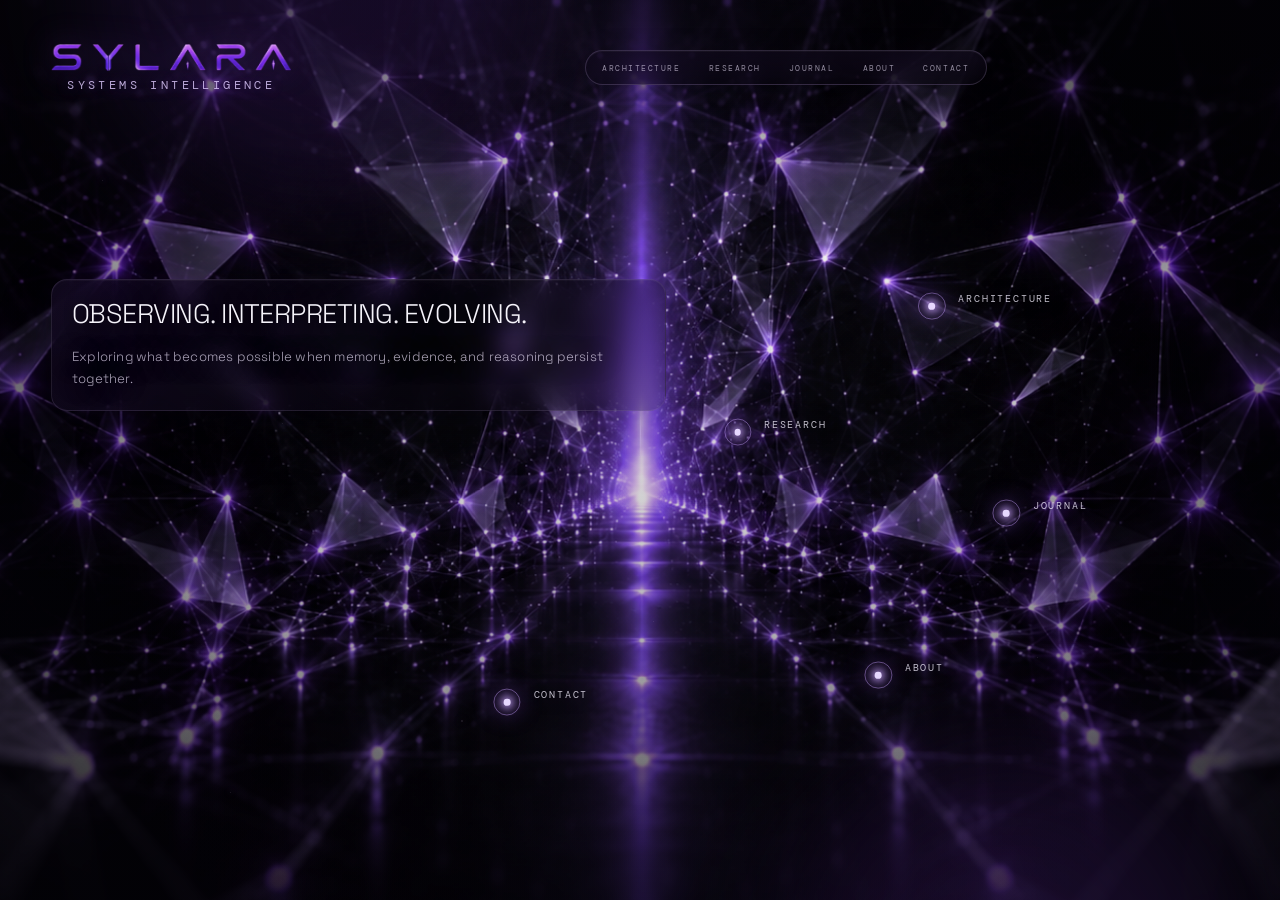
<file: index.html>
<!doctype html>
<html lang="en">
  <head>
    <meta charset="utf-8" />
    <meta name="viewport" content="width=device-width, initial-scale=1" />
    <meta name="theme-color" content="#05030a" />
    <meta name="description" content="Sylara — systems intelligence, architecture, and research." />
    <title>Sylara — Systems Intelligence</title>
    <script>
      (() => {
        const hash = location.hash.slice(1);
        const view = hash.startsWith("architecture")
          ? "architecture"
          : hash === "research"
            ? "research"
            : hash.startsWith("journal")
              ? "journal"
              : hash === "about"
                ? "about"
                : hash === "contact" ? "contact" : "home";
        document.documentElement.dataset.initialView = view;

        const releaseInitialRoute = ({ recover = false } = {}) => {
          if (!document.body) return;

          if (recover) {
            const sceneSelectors = {
              home: ".home-scene",
              architecture: ".architecture-scene",
              research: ".research-scene",
              journal: ".journal-scene",
              about: ".about-scene",
              contact: ".contact-scene",
            };

            document.body.dataset.view = view;
            Object.entries(sceneSelectors).forEach(([sceneView, selector]) => {
              const scene = document.querySelector(selector);
              if (!scene) return;
              const isCurrent = sceneView === view;
              scene.toggleAttribute("inert", !isCurrent);
              scene.setAttribute("aria-hidden", String(!isCurrent));
            });
          }

          document.body.dataset.routeReady = "true";
          window.requestAnimationFrame(() => delete document.documentElement.dataset.initialView);
        };

        window.__sylaraReleaseInitialRoute = releaseInitialRoute;
        window.addEventListener("DOMContentLoaded", () => {
          if (document.body.dataset.routeReady === "true") return;
          console.error("[Sylara] Application initialization did not release the initial route. Using the prepaint route fallback.");
          releaseInitialRoute({ recover: true });
        }, { once: true });
      })();
    </script>
    <link rel="preload" as="image" href="assets/redesign/home-network.png" />
    <link rel="stylesheet" href="styles.css?v=system-foundation-d1-6" />
    <script src="app.js?v=system-foundation-d1-6" defer></script>
  </head>
  <body data-view="home">
    <a class="skip-link" href="#home-map">Skip to the Sylara map</a>

    <main class="experience">
      <section class="scene home-scene" id="home" aria-labelledby="home-title">
        <div class="scene-image home-image" aria-hidden="true"></div>
        <div class="scene-wash" aria-hidden="true"></div>
        <div class="ambient-light ambient-light--one" aria-hidden="true"></div>
        <div class="ambient-light ambient-light--two" aria-hidden="true"></div>
        <div class="ambient-stars" data-stars aria-hidden="true"></div>

        <header class="site-header">
          <div class="home-brand">
            <img class="wordmark" src="assets/redesign/sylara-wordmark.png" width="4317" height="486" alt="Sylara" />
            <p class="brand-subtitle">Systems Intelligence</p>
          </div>

          <nav class="route-index" aria-label="Quick navigation">
            <button type="button" data-route="architecture" data-route-mode="direct">Architecture</button>
            <button type="button" data-route="research" data-route-mode="direct">Research</button>
            <button type="button" data-route="journal" data-route-mode="direct">Journal</button>
            <button type="button" data-route="about" data-route-mode="direct">About</button>
            <button type="button" data-route="contact" data-route-mode="direct">Contact</button>
          </nav>
        </header>

        <section class="home-intro" aria-labelledby="home-title">
          <h1 id="home-title"><span>OBSERVING.</span> <span>INTERPRETING.</span> <span>EVOLVING.</span></h1>
          <p class="home-intro__summary">Exploring what becomes possible when memory, evidence, and reasoning persist together.</p>
        </section>

        <div class="map-shell" id="home-map">
          <div class="map-axis" aria-hidden="true">
            <span class="map-axis__beam"></span>
          </div>

          <nav class="spatial-map" aria-label="Sylara destinations">
            <button class="map-node map-node--architecture" type="button" data-route="architecture" data-route-mode="spatial" aria-label="Enter Architecture">
              <span class="node-orbit" aria-hidden="true"></span>
              <span class="node-core" aria-hidden="true"></span>
              <span class="node-label">Architecture</span>
              <span class="node-action">Enter</span>
            </button>

            <button class="map-node map-node--research" type="button" data-route="research" data-route-mode="spatial" aria-label="Enter Research">
              <span class="node-orbit" aria-hidden="true"></span>
              <span class="node-core" aria-hidden="true"></span>
              <span class="node-label">Research</span>
              <span class="node-action">Enter</span>
            </button>

            <button class="map-node map-node--journal" type="button" data-route="journal" data-route-mode="spatial" aria-label="Enter Journal">
              <span class="node-orbit" aria-hidden="true"></span>
              <span class="node-core" aria-hidden="true"></span>
              <span class="node-label">Journal</span>
              <span class="node-action">Enter</span>
            </button>

            <button class="map-node map-node--about" type="button" data-route="about" data-route-mode="spatial" aria-label="Enter About">
              <span class="node-orbit" aria-hidden="true"></span>
              <span class="node-core" aria-hidden="true"></span>
              <span class="node-label">About</span>
              <span class="node-action">Enter</span>
            </button>

            <button class="map-node map-node--contact" type="button" data-route="contact" data-route-mode="spatial" aria-label="Enter Contact">
              <span class="node-orbit" aria-hidden="true"></span>
              <span class="node-core" aria-hidden="true"></span>
              <span class="node-label">Contact</span>
              <span class="node-action">Enter</span>
            </button>
          </nav>
        </div>

        <p class="route-status" data-route-status aria-live="polite"></p>
      </section>

      <section class="scene architecture-scene" id="architecture" data-architecture-view="landing" aria-labelledby="architecture-title" aria-hidden="true" inert>
        <div class="architecture-field" aria-hidden="true">
          <span class="architecture-field__grid"></span>
          <span class="architecture-field__halo architecture-field__halo--one"></span>
          <span class="architecture-field__halo architecture-field__halo--two"></span>
        </div>

        <header class="architecture-header">
          <img class="wordmark wordmark--small" src="assets/redesign/sylara-wordmark.png" width="4317" height="486" alt="Sylara" />

          <nav class="route-index interior-route-index" aria-label="Primary navigation">
            <button type="button" data-route="architecture" data-route-mode="direct" aria-current="page">Architecture</button>
            <button type="button" data-route="research" data-route-mode="direct">Research</button>
            <button type="button" data-route="journal" data-route-mode="direct">Journal</button>
            <button type="button" data-route="about" data-route-mode="direct">About</button>
            <button type="button" data-route="contact" data-route-mode="direct">Contact</button>
          </nav>

          <button class="map-return" type="button" data-route="home" data-route-mode="direct"><span aria-hidden="true">←</span> Return to map</button>
        </header>

        <p class="route-status architecture-route-status" data-route-status aria-live="polite"></p>

        <div class="architecture-scroll" data-architecture-scroll tabindex="-1">
          <section class="architecture-opening" aria-describedby="architecture-intro">
            <div class="architecture-opening__copy">
              <p class="architecture-opening__eyebrow">OBSERVING. INTERPRETING. EVOLVING.</p>
              <h2 id="architecture-title">Architecture</h2>
              <div id="architecture-intro" class="architecture-opening__body">
                <p>Sylara is built as a layered system for maintaining continuity, evidence, identity, state, reasoning, and authority across long-running work.</p>
                <p>Its architecture separates observation, provenance, lifecycle state, runtime execution, memory, temporal semantics, cognition, research orchestration, and operator-facing surfaces into distinct responsibility and authority boundaries. Those boundaries determine what information means, where it came from, what may change it, what may persist, and what may become authoritative.</p>
                <p>This section documents Sylara as it exists today. It covers implemented systems, governing contracts, cross-layer relationships, active development, known limitations, and architecture that has been defined but is not yet operational.</p>
                <p>The architecture presented here is a living technical view of Sylara. As the platform changes, this representation changes with it.</p>
              </div>
            </div>
          </section>

          <section class="system-atlas" id="architecture-system-atlas" aria-labelledby="system-atlas-title">
            <header class="system-atlas__header">
              <div>
                <p class="architecture-section-label">Architecture / public systems</p>
                <h3 id="system-atlas-title">SYSTEM ATLAS</h3>
              </div>
              <button class="atlas-index-toggle" type="button" data-atlas-index-toggle aria-controls="atlas-index" aria-expanded="false">
                <span class="atlas-index-toggle__mark" aria-hidden="true"></span>
                <span>ATLAS</span>
              </button>
            </header>

            <div class="system-atlas__layout">
              <aside class="atlas-index" aria-label="System Atlas index">
                <p class="atlas-index__title">ATLAS INDEX</p>
                <div class="atlas-index__list" data-atlas-index-list></div>
              </aside>

              <div class="atlas-canvas" data-atlas-canvas role="group" aria-label="Ten top-level Sylara systems. Focus a system to inspect its relationships.">
                <div class="atlas-canvas__geometry" aria-hidden="true">
                  <span></span><span></span><span></span>
                </div>
                <svg class="atlas-relationships" data-atlas-relationships aria-hidden="true"></svg>
                <div class="atlas-node-layer" data-atlas-node-layer></div>
                <div class="atlas-identity" data-atlas-identity aria-label="Sylara unified platform">
                  <span class="atlas-identity__orbit atlas-identity__orbit--outer" aria-hidden="true"></span>
                  <span class="atlas-identity__orbit atlas-identity__orbit--inner" aria-hidden="true"></span>
                  <img class="atlas-identity__avatar" src="images/sylara-avatar.png" width="1448" height="1086" alt="Sylara" />
                  <img class="atlas-identity__wordmark" src="assets/redesign/sylara-wordmark.png" width="4317" height="486" alt="" aria-hidden="true" />
                </div>
                <p class="visually-hidden" data-atlas-status aria-live="polite"></p>
              </div>
            </div>
          </section>

          <footer class="architecture-footer">
            <span>Sylara Technologies</span>
            <span>Architecture / System Atlas</span>
          </footer>
        </div>

        <aside class="atlas-index-overlay" id="atlas-index" data-atlas-index-overlay aria-hidden="true" inert>
          <button class="atlas-index-overlay__backdrop" type="button" data-atlas-index-dismiss aria-label="Close Atlas index"></button>
          <nav class="atlas-index-overlay__panel" aria-label="System Atlas index" tabindex="-1">
            <header>
              <p>ATLAS</p>
              <button type="button" data-atlas-index-close aria-label="Close Atlas index">
                <span>Close</span>
                <span aria-hidden="true">×</span>
              </button>
            </header>
            <div class="atlas-index-overlay__list" data-atlas-index-overlay-list></div>
          </nav>
        </aside>

        <div class="foundation-system-scroll" data-foundation-system-scroll aria-hidden="true" inert tabindex="-1">
          <section class="foundation-system-opening" id="foundation-system-overview" aria-labelledby="foundation-system-title">
            <button class="foundation-system-back" type="button" data-foundation-overview>
              <span aria-hidden="true">←</span>
              <span>Architecture overview</span>
            </button>
            <p class="foundation-system-kicker">01 / SYSTEM &amp; FOUNDATION</p>
            <h2 id="foundation-system-title">System &amp; Foundation</h2>
            <div class="foundation-system-opening__copy">
              <p>System &amp; Foundation defines the invariants that govern how Sylara's architecture composes. It establishes explicit ownership, bounded interfaces, provenance, authority separation, state continuity, and governed transitions across the platform.</p>
              <p>The blueprint below presents representative contracts through current implementation anchors and accepted architectural boundaries. Each region retains its declared authority. Connections represent governed handoffs or references, not transfer of authority.</p>
            </div>
          </section>

          <section class="foundation-contracts" id="foundation-contracts" aria-labelledby="foundation-contracts-title">
            <header class="foundation-contracts__header">
              <p class="architecture-section-label">System 01 / Blueprint</p>
              <h3 id="foundation-contracts-title">FOUNDATION CONTRACTS</h3>
              <p>Representative authority contracts shown as a layered field. Connections identify governed handoffs or references, not transfer of authority.</p>
            </header>

            <div class="foundation-workbench">
              <div class="foundation-blueprint" data-foundation-blueprint>
                <button class="foundation-frame-control" type="button" data-foundation-select="foundation" aria-pressed="true">
                  <span>FOUNDATION FRAME</span>
                  <small>Reset inspection</small>
                </button>
                <svg class="foundation-connectors" data-foundation-connectors aria-hidden="true"></svg>
                <div class="foundation-regions" data-foundation-regions></div>
                <div class="foundation-interfaces" data-foundation-interfaces aria-label="Referenced external interfaces"></div>
                <div class="foundation-cycle-report" data-foundation-anchor="cycle-report" aria-label="Shared Cycle Report artifact">
                  <span>CYCLE REPORT</span>
                  <small>CognitionCycleReport</small>
                  <i class="foundation-cycle-report__port foundation-cycle-report__port--left" aria-hidden="true"></i>
                  <i class="foundation-cycle-report__port foundation-cycle-report__port--right" aria-hidden="true"></i>
                </div>
                <section class="foundation-mobile-context" data-foundation-mobile-context hidden aria-labelledby="foundation-mobile-context-title">
                  <header class="foundation-mobile-context__header">
                    <p data-foundation-mobile-context-kicker>REGION DETAIL</p>
                    <h4 id="foundation-mobile-context-title" data-foundation-mobile-context-title></h4>
                  </header>
                  <div class="foundation-mobile-schematic" data-foundation-mobile-schematic></div>
                  <section class="foundation-mobile-interfaces" data-foundation-mobile-interfaces-section hidden>
                    <h5>EXTERNAL INTERFACES</h5>
                    <div data-foundation-mobile-interfaces></div>
                  </section>
                  <section class="foundation-mobile-relationships">
                    <h5>RELATIONSHIPS</h5>
                    <div data-foundation-mobile-relationships></div>
                  </section>
                </section>
                <ol class="foundation-connection-list" data-foundation-connection-list aria-label="Foundation contract relationships"></ol>
              </div>

              <aside class="foundation-inspector" id="foundation-inspector" data-foundation-inspector aria-labelledby="foundation-inspector-title" aria-live="polite">
                <header class="foundation-inspector__header">
                  <p data-foundation-inspector-kicker>FOUNDATION CONTRACTS</p>
                  <h4 id="foundation-inspector-title" data-foundation-inspector-title>Foundation Contracts</h4>
                  <p class="foundation-inspector__anchor" data-foundation-inspector-anchor>System 01</p>
                  <p class="foundation-inspector__maturity" data-foundation-inspector-maturity>GOVERNING FRAME</p>
                </header>
                <div class="foundation-inspector__body" data-foundation-inspector-body>
                  <p>System 01 establishes the contracts that keep authority, identity, provenance, current state, historical recording, and presentation distinct across Sylara. Select a region to inspect its responsibilities and implementation posture.</p>
                  <div class="foundation-connector-legend" aria-label="Connector legend">
                    <span><i aria-hidden="true"></i> SOLID / ACTIVE CURRENT RELATIONSHIP</span>
                    <span><i class="is-dashed" aria-hidden="true"></i> DASHED / ACCEPTED OR GATED RELATIONSHIP</span>
                  </div>
                  <p>Connections represent governed handoffs or references, not transfer of authority.</p>
                </div>
                <div class="foundation-inspector__selectors" data-foundation-inspector-selectors></div>
                <p class="foundation-inspector__hint">Hover or focus to preview. Select to lock. Press Escape to reset.</p>
              </aside>
            </div>
          </section>

          <section class="foundation-invariants" id="foundation-governing-invariants" aria-labelledby="foundation-invariants-title">
            <header>
              <p class="architecture-section-label">System 01 / Contract discipline</p>
              <h3 id="foundation-invariants-title">GOVERNING INVARIANTS</h3>
            </header>
            <div class="foundation-invariants__grid">
              <article><h4>EXPLICIT OWNERSHIP</h4><p>Every authoritative state or decision has a declared owner within a bounded scope.</p></article>
              <article><h4>EXPLICIT PROVENANCE</h4><p>Governed information retains the source and reference context required by its contract.</p></article>
              <article><h4>BOUNDED INTERFACES</h4><p>Components exchange declared records, references, and decisions through explicit handoffs.</p></article>
              <article><h4>AUTHORITY &amp; REPRESENTATION</h4><p>Reports, summaries, models, and interfaces may represent governed state without inheriting its authority.</p></article>
              <article><h4>PRESENT STATE &amp; HISTORICAL CONTEXT</h4><p>Current truth and historical recording remain distinct authority classes.</p></article>
              <article><h4>ELIGIBILITY &amp; AUTHORIZATION</h4><p>Qualification and permission remain separately governed decisions.</p></article>
              <article><h4>PLANNING &amp; EXECUTION</h4><p>Evaluation, planning, and recommendations do not by themselves establish execution authority.</p></article>
              <article><h4>GOVERNED TRANSITIONS</h4><p>State changes and activation gates occur through explicit transition/phase contracts.</p></article>
              <article><h4>FAIL-CLOSED BOUNDARIES</h4><p>When required authority, provenance, or governed prerequisites are absent, the owning boundary preserves an explicit blocked/unavailable state.</p></article>
              <article><h4>AUDITABILITY</h4><p>Governed decisions and projections retain traceable basis/references where their contracts provide them.</p></article>
            </div>
          </section>

          <footer class="architecture-footer">
            <span>Sylara Technologies</span>
            <span>Architecture / 01 System &amp; Foundation</span>
          </footer>
        </div>

        <!--
          SHARED ARCHITECTURE DOMAIN PAGE
          All five map modules reuse this shell. Final copy and explanatory
          figures are populated from the selected domain in app.js.
        -->
        <button class="architecture-index-toggle" type="button" data-architecture-index-toggle aria-controls="architecture-index" aria-expanded="false">
          <span class="architecture-index-toggle__mark" aria-hidden="true"></span>
          <span>Architecture index</span>
        </button>

        <div class="architecture-domain-scroll" data-architecture-domain-scroll aria-hidden="true" inert tabindex="-1">
          <section class="architecture-domain-hero" id="domain-overview" aria-labelledby="architecture-domain-title">
            <button class="architecture-domain-back" type="button" data-architecture-overview>
              <span aria-hidden="true">←</span>
              <span>Architecture overview</span>
            </button>
            <p class="architecture-kicker" data-domain-kicker>Architecture domain / 01</p>
            <h2 id="architecture-domain-title" data-domain-title>Observation &amp; Provenance</h2>
            <p data-domain-summary></p>
          </section>

          <section class="architecture-domain-section architecture-domain-section--figure" id="domain-system-view" aria-labelledby="domain-system-view-title">
            <header class="architecture-domain-section__header">
              <p class="architecture-section-label">System view</p>
              <h3 id="domain-system-view-title" data-domain-figure-title>Public-safe system view</h3>
              <p data-domain-figure-intro></p>
            </header>

            <div class="architecture-figure-layout" data-domain-primary-animation data-architecture-animation="observation-flow" data-stage="0">
              <figure class="architecture-figure" aria-labelledby="domain-figure-caption">
                <div class="architecture-figure__canvas architecture-figure__canvas--primary" data-domain-figure aria-hidden="true">
                  <!-- Observation context labels are only shown for domain 01. -->
                  <span class="observation-context observation-context--origin">Origin</span>
                  <span class="observation-context observation-context--time">Time</span>
                  <span class="observation-context observation-context--identity">Identity</span>
                  <span class="observation-context observation-context--scope">Scope</span>
                  <span class="architecture-figure__node architecture-figure__node--input" data-domain-figure-node="input">Source</span>
                  <span class="architecture-figure__node architecture-figure__node--core" data-domain-figure-node="core">Domain</span>
                  <span class="architecture-figure__node architecture-figure__node--state" data-domain-figure-node="state">State</span>
                  <span class="architecture-figure__node architecture-figure__node--output" data-domain-figure-node="output">Boundary</span>
                  <svg viewBox="0 0 800 420" preserveAspectRatio="none">
                    <g class="architecture-figure__paths architecture-figure__paths--generic">
                      <path d="M155 210 C245 210 255 126 350 126"></path>
                      <path d="M350 126 C458 126 446 298 558 298"></path>
                      <path d="M350 126 C458 126 455 210 650 210"></path>
                      <path d="M558 298 C620 298 618 238 650 210"></path>
                    </g>
                    <g class="architecture-figure__paths architecture-figure__paths--observation">
                      <path d="M112 210 C202 210 220 210 304 210"></path>
                      <path d="M304 210 C397 210 420 210 510 210"></path>
                      <path d="M510 210 C602 210 620 210 700 210"></path>
                      <path class="observation-context-path" d="M304 82 C304 120 304 150 304 174"></path>
                      <path class="observation-context-path" d="M304 338 C304 302 304 270 304 246"></path>
                    </g>
                    <g class="architecture-figure__paths architecture-figure__paths--memory">
                      <path d="M112 210 C190 210 224 210 304 210"></path>
                      <path d="M304 210 C390 210 424 210 510 210"></path>
                      <path d="M510 210 C590 210 622 210 700 210"></path>
                    </g>
                    <g class="architecture-figure__paths architecture-figure__paths--context">
                      <path d="M112 210 C190 210 224 210 304 210"></path>
                      <path d="M304 210 C390 210 424 210 510 210"></path>
                      <path d="M510 210 C590 210 622 210 700 210"></path>
                    </g>
                    <g class="architecture-figure__paths architecture-figure__paths--reasoning">
                      <path d="M112 210 C190 210 224 210 304 210"></path>
                      <path d="M304 210 C390 210 424 210 510 210"></path>
                      <path d="M510 210 C590 210 622 210 700 210"></path>
                    </g>
                  </svg>
                  <span class="architecture-flow-signal architecture-flow-signal--one"></span>
                  <span class="architecture-flow-signal architecture-flow-signal--two"></span>
                  <span class="architecture-flow-signal architecture-flow-signal--three"></span>
                  <div class="reasoning-result-states" aria-hidden="true">
                    <span>Supported</span>
                    <span>Unsupported</span>
                    <span>Conflicting</span>
                    <span>Incomplete</span>
                  </div>
                  <!--
                    ADAPTIVE SYSTEMS — PUBLIC INTELLIGENCE LOOP
                    Six fixed modules close the loop around an explicit gate.
                    Learning can inform another cycle but cannot authorize change.
                  -->
                  <div class="adaptive-loop" aria-hidden="true">
                    <p class="adaptive-loop__instruction">Learning informs change · authority still decides</p>
                    <span class="adaptive-loop__node adaptive-loop__node--observe"><i>01</i>Observe</span>
                    <span class="adaptive-loop__node adaptive-loop__node--preserve"><i>02</i>Preserve</span>
                    <span class="adaptive-loop__node adaptive-loop__node--compile"><i>03</i>Compile</span>
                    <span class="adaptive-loop__node adaptive-loop__node--reason"><i>04</i>Reason</span>
                    <span class="adaptive-loop__node adaptive-loop__node--test"><i>05</i>Test</span>
                    <span class="adaptive-loop__node adaptive-loop__node--learn"><i>06</i>Learn</span>
                    <div class="adaptive-loop__gate">
                      <span>Explicit gate</span>
                      <b>Adopt · Reject · Hold</b>
                    </div>
                    <svg viewBox="0 0 800 420" preserveAspectRatio="none">
                      <path d="M112 143 L296 88"></path>
                      <path d="M296 88 L544 126"></path>
                      <path d="M544 126 L672 260"></path>
                      <path d="M672 260 L464 328"></path>
                      <path d="M464 328 L192 294"></path>
                      <path d="M192 294 L112 143"></path>
                    </svg>
                    <span class="adaptive-loop-signal"></span>
                  </div>
                </div>
                <button class="architecture-playback" type="button" data-architecture-playback aria-label="Pause animation" aria-pressed="false">
                  <span class="architecture-playback__pause" aria-hidden="true"></span>
                  <span class="architecture-playback__play" aria-hidden="true"></span>
                </button>
                <figcaption id="domain-figure-caption">Conceptual public architecture — implementation details intentionally abstracted</figcaption>
              </figure>

              <ol class="architecture-quick-comments" data-domain-comments aria-label="Figure notes"></ol>
            </div>
          </section>

          <!--
            OBSERVATION & PROVENANCE — TECHNICAL BOUNDARY
            This deeper content is shown only for domain 01. Copy lives in the
            observation-provenance entry in app.js so it is easy to refine.
          -->
          <section class="architecture-domain-section observation-boundary" id="domain-observation-boundary" aria-labelledby="domain-observation-boundary-title" data-observation-only hidden>
            <header class="architecture-domain-section__header">
              <p class="architecture-section-label">Technical boundary</p>
              <h3 id="domain-observation-boundary-title">Observation is not interpretation</h3>
              <p data-observation-boundary-intro></p>
            </header>
            <div class="observation-boundary-stages" data-observation-boundary-stages></div>
            <p class="observation-boundary-rule" data-observation-boundary-rule></p>
          </section>

          <section class="architecture-domain-section architecture-domain-section--figure evidence-truth" id="domain-evidence-truth" aria-labelledby="domain-evidence-truth-title" data-observation-only hidden>
            <header class="architecture-domain-section__header">
              <p class="architecture-section-label">Evidence boundary</p>
              <h3 id="domain-evidence-truth-title" data-evidence-figure-title>Evidence is not truth</h3>
              <p data-evidence-figure-intro></p>
            </header>

            <div class="architecture-figure-layout" data-architecture-animation="evidence-boundary" data-stage="0">
              <figure class="architecture-figure" aria-labelledby="evidence-figure-caption">
                <div class="architecture-figure__canvas evidence-figure__canvas" aria-hidden="true">
                  <div class="evidence-input-stack">
                    <span>Supporting</span>
                    <span>Contradictory</span>
                    <span>Unresolved</span>
                  </div>
                  <span class="evidence-figure__node evidence-figure__node--ledger">Observation ledger</span>
                  <span class="evidence-figure__node evidence-figure__node--state">Authoritative working state</span>
                  <span class="evidence-figure__node evidence-figure__node--belief">Beliefs &amp; interpretations</span>
                  <span class="evidence-figure__projection">Derived views <i>remain projections</i></span>
                  <svg viewBox="0 0 800 420" preserveAspectRatio="none">
                    <path d="M130 126 C168 126 174 184 220 198"></path>
                    <path d="M130 210 C172 210 176 210 220 210"></path>
                    <path d="M130 294 C168 294 174 236 220 222"></path>
                    <path d="M330 210 C392 210 405 210 458 210"></path>
                    <path d="M568 210 C622 210 634 210 684 210"></path>
                    <path class="evidence-projection-path" d="M513 246 C513 278 513 300 513 326"></path>
                  </svg>
                  <span class="evidence-flow-signal"></span>
                </div>
                <button class="architecture-playback" type="button" data-architecture-playback aria-label="Pause animation" aria-pressed="false">
                  <span class="architecture-playback__pause" aria-hidden="true"></span>
                  <span class="architecture-playback__play" aria-hidden="true"></span>
                </button>
                <figcaption id="evidence-figure-caption">Traceability supports judgment; it does not replace it</figcaption>
              </figure>

              <ol class="architecture-quick-comments" data-evidence-comments aria-label="Evidence figure notes"></ol>
            </div>
          </section>

          <!--
            MEMORY & CONTINUITY — FUNCTIONAL LAYERS
            These are conceptual responsibilities, not exposed storage schemas.
            Layer copy and maturity notes live in the memory-continuity entry.
          -->
          <section class="architecture-domain-section memory-layers" id="domain-memory-layers" aria-labelledby="domain-memory-layers-title" data-memory-only hidden>
            <header class="architecture-domain-section__header">
              <p class="architecture-section-label">Functional layers</p>
              <h3 id="domain-memory-layers-title">Memory is not one store</h3>
              <p data-memory-layer-intro></p>
            </header>
            <div class="memory-layer-stack" data-memory-layers></div>
            <div class="memory-view-strip" aria-label="Governed memory views">
              <p>Governed views over the shared substrate</p>
              <div data-memory-views></div>
            </div>
            <p class="memory-layer-rule" data-memory-layer-rule></p>
            <div class="memory-maturity" data-memory-maturity></div>
          </section>

          <!--
            MEMORY & CONTINUITY — REVISION WITHOUT ERASURE
            The signal stays on one straight route. The lower branch keeps the
            superseded model visible without turning the animation backward.
          -->
          <section class="architecture-domain-section architecture-domain-section--figure memory-revision" id="domain-memory-revision" aria-labelledby="domain-memory-revision-title" data-memory-only hidden>
            <header class="architecture-domain-section__header">
              <p class="architecture-section-label">Model lineage</p>
              <h3 id="domain-memory-revision-title" data-memory-revision-title>Revision without erasure</h3>
              <p data-memory-revision-intro></p>
            </header>

            <div class="architecture-figure-layout" data-architecture-animation="memory-revision" data-stage="0">
              <figure class="architecture-figure" aria-labelledby="memory-revision-caption">
                <div class="architecture-figure__canvas memory-revision__canvas" aria-hidden="true">
                  <span class="memory-revision__context">New evidence</span>
                  <span class="memory-revision__node memory-revision__node--history">Historical evidence</span>
                  <span class="memory-revision__node memory-revision__node--review">Model under review</span>
                  <span class="memory-revision__node memory-revision__node--revised">Revised model</span>
                  <span class="memory-revision__node memory-revision__node--continuity">Continuing state</span>
                  <span class="memory-revision__prior">Prior model <i>lineage retained</i></span>
                  <svg viewBox="0 0 800 420" preserveAspectRatio="none">
                    <path d="M112 210 C188 210 226 210 304 210"></path>
                    <path d="M304 210 C388 210 426 210 510 210"></path>
                    <path d="M510 210 C592 210 624 210 700 210"></path>
                    <path class="memory-revision__branch" d="M304 78 C304 112 304 146 304 174"></path>
                    <path class="memory-revision__branch" d="M510 246 C510 278 510 304 510 334"></path>
                  </svg>
                  <span class="memory-revision-signal"></span>
                </div>
                <button class="architecture-playback" type="button" data-architecture-playback aria-label="Pause animation" aria-pressed="false">
                  <span class="architecture-playback__pause" aria-hidden="true"></span>
                  <span class="architecture-playback__play" aria-hidden="true"></span>
                </button>
                <figcaption id="memory-revision-caption">Current understanding may change without rewriting history</figcaption>
              </figure>

              <ol class="architecture-quick-comments" data-memory-revision-comments aria-label="Revision figure notes"></ol>
            </div>
          </section>

          <!--
            CONTEXT COMPILATION — PRESERVATION BOUNDARY
            These cards explain what a compact reasoning package must retain.
            They are public responsibilities, not internal schemas or policies.
          -->
          <section class="architecture-domain-section context-preservation" id="domain-context-preservation" aria-labelledby="domain-context-preservation-title" data-context-only hidden>
            <header class="architecture-domain-section__header">
              <p class="architecture-section-label">Preservation boundary</p>
              <h3 id="domain-context-preservation-title">What must survive compilation</h3>
              <p data-context-preservation-intro></p>
            </header>
            <div class="context-preservation-grid" data-context-preservation></div>
            <p class="context-preservation-rule" data-context-preservation-rule></p>
            <div class="context-maturity" data-context-maturity></div>
          </section>

          <!--
            CONTEXT COMPILATION — PROGRESSIVE EXPANSION
            Five explicit levels move from a stable handle to the complete
            source. The route only moves forward; reset happens while hidden.
          -->
          <section class="architecture-domain-section architecture-domain-section--figure context-expansion" id="domain-context-expansion" aria-labelledby="domain-context-expansion-title" data-context-only hidden>
            <header class="architecture-domain-section__header">
              <p class="architecture-section-label">Sufficiency boundary</p>
              <h3 id="domain-context-expansion-title" data-context-expansion-title>Progressive expansion</h3>
              <p data-context-expansion-intro></p>
            </header>

            <div class="architecture-figure-layout" data-architecture-animation="context-expansion" data-stage-count="5" data-stage="0">
              <figure class="architecture-figure" aria-labelledby="context-expansion-caption">
                <div class="architecture-figure__canvas context-expansion__canvas" aria-hidden="true">
                  <p class="context-expansion__instruction">Expand only when the current view is insufficient</p>
                  <span class="context-expansion__node context-expansion__node--handle"><i>L0</i>Handle</span>
                  <span class="context-expansion__node context-expansion__node--atom"><i>L1</i>Semantic atom</span>
                  <span class="context-expansion__node context-expansion__node--brief"><i>L2</i>Reasoning brief</span>
                  <span class="context-expansion__node context-expansion__node--support"><i>L3</i>Exact support</span>
                  <span class="context-expansion__node context-expansion__node--source"><i>L4</i>Complete source</span>
                  <svg viewBox="0 0 800 420" preserveAspectRatio="none">
                    <path d="M88 218 C150 218 178 218 240 218"></path>
                    <path d="M240 218 C304 218 336 218 400 218"></path>
                    <path d="M400 218 C464 218 496 218 560 218"></path>
                    <path d="M560 218 C622 218 650 218 712 218"></path>
                  </svg>
                  <span class="context-expansion-signal"></span>
                </div>
                <button class="architecture-playback" type="button" data-architecture-playback aria-label="Pause animation" aria-pressed="false">
                  <span class="architecture-playback__pause" aria-hidden="true"></span>
                  <span class="architecture-playback__play" aria-hidden="true"></span>
                </button>
                <figcaption id="context-expansion-caption">Compression remains reversible to governed source material</figcaption>
              </figure>

              <ol class="architecture-quick-comments" data-context-expansion-comments aria-label="Progressive expansion figure notes"></ol>
            </div>
          </section>

          <!--
            REASONING & VERIFICATION — EXPLICIT RESULT STATES
            Verification may establish support, non-support, conflict, or an
            incomplete evidence state. None of these cards is a confidence score.
          -->
          <section class="architecture-domain-section reasoning-outcomes" id="domain-reasoning-outcomes" aria-labelledby="domain-reasoning-outcomes-title" data-reasoning-only hidden>
            <header class="architecture-domain-section__header">
              <p class="architecture-section-label">Evidence state</p>
              <h3 id="domain-reasoning-outcomes-title">Outcomes without forced certainty</h3>
              <p data-reasoning-outcomes-intro></p>
            </header>
            <div class="reasoning-outcome-grid" data-reasoning-outcomes></div>
            <p class="reasoning-outcome-rule" data-reasoning-outcome-rule></p>
            <div class="reasoning-maturity" data-reasoning-maturity></div>
          </section>

          <!--
            REASONING & VERIFICATION — PROOF AND AUTHORITY BOUNDARY
            Five fixed modules prevent a successful execution or favorable
            review from visually collapsing into proof or adoption authority.
          -->
          <section class="architecture-domain-section architecture-domain-section--figure reasoning-boundary" id="domain-reasoning-boundary" aria-labelledby="domain-reasoning-boundary-title" data-reasoning-only hidden>
            <header class="architecture-domain-section__header">
              <p class="architecture-section-label">Verification boundary</p>
              <h3 id="domain-reasoning-boundary-title" data-reasoning-boundary-title>Do not collapse the layers</h3>
              <p data-reasoning-boundary-intro></p>
            </header>

            <div class="architecture-figure-layout" data-architecture-animation="reasoning-boundary" data-stage-count="5" data-stage="0">
              <figure class="architecture-figure" aria-labelledby="reasoning-boundary-caption">
                <div class="architecture-figure__canvas reasoning-boundary__canvas" aria-hidden="true">
                  <p class="reasoning-boundary__instruction">A result carries only the authority it has earned</p>
                  <span class="reasoning-boundary__node reasoning-boundary__node--claim"><i>01</i>Claim</span>
                  <span class="reasoning-boundary__node reasoning-boundary__node--evidence"><i>02</i>Evidence basis</span>
                  <span class="reasoning-boundary__node reasoning-boundary__node--execution"><i>03</i>Verification run</span>
                  <span class="reasoning-boundary__node reasoning-boundary__node--proof"><i>04</i>Proof boundary</span>
                  <span class="reasoning-boundary__node reasoning-boundary__node--authority"><i>05</i>Decision authority</span>
                  <svg viewBox="0 0 800 420" preserveAspectRatio="none">
                    <path d="M80 218 C148 218 172 218 240 218"></path>
                    <path d="M240 218 C304 218 336 218 400 218"></path>
                    <path d="M400 218 C464 218 496 218 560 218"></path>
                    <path d="M560 218 C628 218 652 218 720 218"></path>
                  </svg>
                  <span class="reasoning-boundary-signal"></span>
                </div>
                <button class="architecture-playback" type="button" data-architecture-playback aria-label="Pause animation" aria-pressed="false">
                  <span class="architecture-playback__pause" aria-hidden="true"></span>
                  <span class="architecture-playback__play" aria-hidden="true"></span>
                </button>
                <figcaption id="reasoning-boundary-caption">Execution, proof, and adoption remain separate decisions</figcaption>
              </figure>

              <ol class="architecture-quick-comments" data-reasoning-boundary-comments aria-label="Verification boundary figure notes"></ol>
            </div>
          </section>

          <!--
            ADAPTIVE SYSTEMS — EXPLICIT CHANGE OUTCOMES
            Adoption is only one honest result. Rejection, deferral, and
            rollback remain attributable parts of the learning process.
          -->
          <section class="architecture-domain-section adaptive-decisions" id="domain-adaptive-decisions" aria-labelledby="domain-adaptive-decisions-title" data-adaptive-only hidden>
            <header class="architecture-domain-section__header">
              <p class="architecture-section-label">Change state</p>
              <h3 id="domain-adaptive-decisions-title">Explicit outcomes, not automatic mutation</h3>
              <p data-adaptive-decisions-intro></p>
            </header>
            <div class="adaptive-decision-grid" data-adaptive-decisions></div>
            <p class="adaptive-decision-rule" data-adaptive-decision-rule></p>
            <div class="adaptive-maturity" data-adaptive-maturity></div>
          </section>

          <!--
            ADAPTIVE SYSTEMS — VERSION LINEAGE AND RECOVERY
            The primary packet follows the candidate toward a governed outcome.
            The lower rail keeps rejection, rollback, and baseline recovery visible.
          -->
          <section class="architecture-domain-section architecture-domain-section--figure adaptive-lineage" id="domain-adaptive-lineage" aria-labelledby="domain-adaptive-lineage-title" data-adaptive-only hidden>
            <header class="architecture-domain-section__header">
              <p class="architecture-section-label">Revision boundary</p>
              <h3 id="domain-adaptive-lineage-title" data-adaptive-lineage-title>Every change carries lineage</h3>
              <p data-adaptive-lineage-intro></p>
            </header>

            <div class="architecture-figure-layout" data-architecture-animation="adaptive-lineage" data-stage-count="5" data-stage="0">
              <figure class="architecture-figure" aria-labelledby="adaptive-lineage-caption">
                <div class="architecture-figure__canvas adaptive-lineage__canvas" aria-hidden="true">
                  <p class="adaptive-lineage__instruction">The baseline remains recoverable while a candidate is evaluated</p>
                  <span class="adaptive-lineage__node adaptive-lineage__node--baseline"><i>01</i>Known-good state</span>
                  <span class="adaptive-lineage__node adaptive-lineage__node--candidate"><i>02</i>Candidate revision</span>
                  <span class="adaptive-lineage__node adaptive-lineage__node--evaluation"><i>03</i>Isolated evaluation</span>
                  <span class="adaptive-lineage__node adaptive-lineage__node--gate"><i>04</i>Adoption gate</span>
                  <span class="adaptive-lineage__node adaptive-lineage__node--outcome"><i>05</i>Versioned outcome</span>
                  <svg viewBox="0 0 800 420" preserveAspectRatio="none">
                    <path d="M80 201.6 L240 201.6"></path>
                    <path d="M240 201.6 L400 201.6"></path>
                    <path d="M400 201.6 L560 201.6"></path>
                    <path d="M560 201.6 L720 201.6"></path>
                    <path class="adaptive-lineage__recovery-path" d="M720 201.6 C720 330 174 330 80 201.6"></path>
                  </svg>
                  <span class="adaptive-lineage__return adaptive-lineage__return--hold">Reject or defer · baseline remains active</span>
                  <span class="adaptive-lineage__return adaptive-lineage__return--rollback">Rollback · restore known-good state</span>
                  <span class="adaptive-lineage-signal"></span>
                </div>
                <button class="architecture-playback" type="button" data-architecture-playback aria-label="Pause animation" aria-pressed="false">
                  <span class="architecture-playback__pause" aria-hidden="true"></span>
                  <span class="architecture-playback__play" aria-hidden="true"></span>
                </button>
                <figcaption id="adaptive-lineage-caption">Adoption, rejection, and recovery all leave an attributable decision record</figcaption>
              </figure>

              <ol class="architecture-quick-comments" data-adaptive-lineage-comments aria-label="Version lineage figure notes"></ol>
            </div>
          </section>

          <section class="architecture-domain-section" id="domain-design-pressures" aria-labelledby="domain-design-pressures-title">
            <header class="architecture-domain-section__header">
              <p class="architecture-section-label">Design pressures</p>
              <h3 id="domain-design-pressures-title" data-domain-pressures-title>Why this part of the architecture exists</h3>
            </header>
            <div class="architecture-domain-copy" data-domain-pressures></div>
          </section>

          <section class="architecture-domain-section architecture-domain-related" id="domain-related" aria-labelledby="domain-related-title">
            <header class="architecture-domain-section__header">
              <p class="architecture-section-label">Related material</p>
              <h3 id="domain-related-title">Continue through the system</h3>
            </header>
            <div class="architecture-related-grid">
              <section>
                <h4>Research</h4>
                <p data-domain-related-research></p>
                <button type="button" data-route="research" data-route-mode="direct">Explore related research <span aria-hidden="true">→</span></button>
              </section>
              <section>
                <h4>Journal</h4>
                <p>Curated engineering notes and development history will appear here as the Journal is built.</p>
                <button type="button" data-route="journal" data-route-mode="direct">Explore the Journal <span aria-hidden="true">→</span></button>
              </section>
            </div>
          </section>

          <footer class="architecture-footer">
            <span>Sylara Technologies</span>
            <span data-domain-footer>Architecture / domain</span>
          </footer>
        </div>

        <aside class="architecture-index-overlay" id="architecture-index" data-architecture-index aria-hidden="true" inert>
          <button class="architecture-index-backdrop" type="button" data-architecture-index-dismiss aria-label="Close Architecture index"></button>
          <nav class="architecture-index-panel" aria-label="Architecture index" tabindex="-1">
            <header>
              <p>Architecture</p>
              <button type="button" data-architecture-index-close aria-label="Minimize Architecture index">
                <span>Minimize</span>
                <span aria-hidden="true">←</span>
              </button>
            </header>
            <div class="architecture-index-list" data-architecture-index-list></div>
          </nav>
        </aside>
      </section>

      <section class="scene research-scene" id="research" aria-labelledby="research-title" aria-hidden="true" inert>
        <div class="scene-image research-image" aria-hidden="true"></div>
        <div class="research-wash" aria-hidden="true"></div>

        <header class="research-header">
          <img class="wordmark wordmark--small" src="assets/redesign/sylara-wordmark.png" width="4317" height="486" alt="Sylara" />

          <nav class="route-index interior-route-index" aria-label="Primary navigation">
            <button type="button" data-route="architecture" data-route-mode="direct">Architecture</button>
            <button type="button" data-route="research" data-route-mode="direct" aria-current="page">Research</button>
            <button type="button" data-route="journal" data-route-mode="direct">Journal</button>
            <button type="button" data-route="about" data-route-mode="direct">About</button>
            <button type="button" data-route="contact" data-route-mode="direct">Contact</button>
          </nav>

          <button class="map-return" type="button" data-route="home" data-route-mode="direct"><span aria-hidden="true">←</span> Return to map</button>
        </header>

        <p class="route-status research-route-status" data-route-status aria-live="polite"></p>

        <div class="research-content">
          <h2 id="research-title">Research</h2>
          <div class="title-rule" aria-hidden="true"></div>
          <p class="research-intro">A space for questions that need to be mapped before they can be solved.</p>
        </div>

        <div class="research-projection" aria-hidden="true">
          <span class="projection-beam"></span>
          <span class="projection-globe">
            <span class="globe-inner"></span>
            <i class="globe-line globe-line--one"></i>
            <i class="globe-line globe-line--two"></i>
            <i class="globe-line globe-line--three"></i>
            <i class="globe-transit globe-transit--one"></i>
            <i class="globe-transit globe-transit--two"></i>
            <i class="globe-transit globe-transit--three"></i>
          </span>
          <!-- RESEARCH SUBJECT ORBS — data-subject matches each podium label below. -->
          <span class="subject-plane subject-plane--foundations">
            <i class="subject-plane__path"></i>
            <i class="subject-orb" data-subject="foundations" data-subject-label="Foundations"><span class="subject-orb__glyph" aria-hidden="true"></span></i>
          </span>
          <span class="subject-plane subject-plane--memory">
            <i class="subject-plane__path"></i>
            <i class="subject-orb" data-subject="memory-context" data-subject-label="Memory &amp; Context"><span class="subject-orb__glyph" aria-hidden="true"></span></i>
          </span>
          <span class="subject-plane subject-plane--reasoning">
            <i class="subject-plane__path"></i>
            <i class="subject-orb" data-subject="reasoning-evidence" data-subject-label="Reasoning &amp; Evidence"><span class="subject-orb__glyph" aria-hidden="true"></span></i>
          </span>
          <span class="subject-plane subject-plane--adaptive">
            <i class="subject-plane__path"></i>
            <i class="subject-orb" data-subject="adaptive-systems" data-subject-label="Adaptive Systems"><span class="subject-orb__glyph" aria-hidden="true"></span></i>
          </span>
          <span class="projection-base"></span>
        </div>

        <!--
          PODIUM SUBJECT LABELS
          Keep these subject values matched to the four projection orbs above.
          Hover/focus previews a subject; click locks it into the active state.
        -->
        <nav class="subject-controls" aria-label="Research subjects">
          <span class="subject-controls__label" aria-hidden="true">Subject index</span>
          <button class="subject-control subject-control--foundations" type="button" data-subject="foundations" aria-controls="research-tablet" aria-expanded="false" aria-pressed="false">
            <span>Foundations</span>
          </button>
          <button class="subject-control subject-control--memory" type="button" data-subject="memory-context" aria-controls="research-tablet" aria-expanded="false" aria-pressed="false">
            <span>Memory &amp; Context</span>
          </button>
          <button class="subject-control subject-control--reasoning" type="button" data-subject="reasoning-evidence" aria-controls="research-tablet" aria-expanded="false" aria-pressed="false">
            <span>Reasoning &amp; Evidence</span>
          </button>
          <button class="subject-control subject-control--adaptive" type="button" data-subject="adaptive-systems" aria-controls="research-tablet" aria-expanded="false" aria-pressed="false">
            <span>Adaptive Systems</span>
          </button>
        </nav>

        <!-- RESEARCH TABLET — content is populated from the selected subject in app.js. -->
        <aside class="research-tablet" id="research-tablet" data-research-tablet aria-labelledby="tablet-title" aria-hidden="true" aria-keyshortcuts="ArrowLeft ArrowRight Escape" tabindex="-1" inert>
          <header class="tablet-header">
            <button class="tablet-control tablet-control--previous" type="button" data-tablet-prev aria-label="Previous research subject">←</button>

            <div class="tablet-heading" aria-live="polite" aria-atomic="true">
              <p class="tablet-kicker">Research subject</p>
              <p class="tablet-index" data-tablet-index>01 / 04</p>
              <h3 id="tablet-title" data-tablet-title>Foundations</h3>
            </div>

            <button class="tablet-control tablet-control--next" type="button" data-tablet-next aria-label="Next research subject">→</button>
            <button class="tablet-control tablet-control--close" type="button" data-tablet-close aria-label="Collapse research subject panel">
              <span class="tablet-collapse-mark" aria-hidden="true"></span>
            </button>
          </header>

          <div class="tablet-accent" aria-hidden="true"></div>

          <div class="tablet-scroll" data-tablet-scroll tabindex="0">
            <p class="tablet-summary" data-tablet-summary></p>
            <div class="tablet-sections" data-tablet-sections></div>
          </div>
        </aside>
      </section>

      <section class="scene journal-scene" id="journal" aria-labelledby="journal-title" aria-hidden="true" inert>
        <div class="journal-field" aria-hidden="true">
          <span class="journal-field__grid"></span>
          <span class="journal-field__horizon"></span>
          <span class="journal-field__signal journal-field__signal--one"></span>
          <span class="journal-field__signal journal-field__signal--two"></span>
        </div>

        <header class="journal-header">
          <img class="wordmark wordmark--small" src="assets/redesign/sylara-wordmark.png" width="4317" height="486" alt="Sylara" />

          <nav class="route-index interior-route-index" aria-label="Primary navigation">
            <button type="button" data-route="architecture" data-route-mode="direct">Architecture</button>
            <button type="button" data-route="research" data-route-mode="direct">Research</button>
            <button type="button" data-route="journal" data-route-mode="direct" aria-current="page">Journal</button>
            <button type="button" data-route="about" data-route-mode="direct">About</button>
            <button type="button" data-route="contact" data-route-mode="direct">Contact</button>
          </nav>

          <button class="map-return" type="button" data-route="home" data-route-mode="direct"><span aria-hidden="true">←</span> Return to map</button>
        </header>

        <p class="route-status journal-route-status" data-route-status aria-live="polite"></p>

        <div class="journal-scroll" data-journal-scroll tabindex="-1">
          <section class="journal-hero" id="journal-archive" aria-describedby="journal-intro">
            <div class="journal-hero__copy">
              <p class="journal-eyebrow">A living record / notes from the work</p>
              <h2 id="journal-title">Journal</h2>
              <p id="journal-intro">Engineering notes, research questions, field observations, and the histories that shaped Sylara.</p>
              <a class="journal-enter" href="#journal-index" data-journal-index-link>
                <span>Open the archive</span>
                <i aria-hidden="true">↓</i>
              </a>
            </div>

          </section>

          <section class="journal-archive" id="journal-index" aria-labelledby="journal-index-title">
            <header class="journal-archive__header">
              <div>
                <p class="journal-eyebrow">Archive index</p>
                <h3 id="journal-index-title">Work in context.</h3>
              </div>
            </header>

            <div class="journal-controls" aria-label="Filter Journal entries">
              <div class="journal-filter-group" role="group" aria-label="Filter by entry type">
                <span>Entry type</span>
                <button type="button" data-journal-category="all" aria-pressed="true">All</button>
                <button type="button" data-journal-category="engineering" aria-pressed="false">Engineering</button>
                <button type="button" data-journal-category="research" aria-pressed="false">Research</button>
                <button type="button" data-journal-category="field-notes" aria-pressed="false">Field notes</button>
              </div>

              <div class="journal-filter-group journal-filter-group--topics" role="group" aria-label="Filter by topic">
                <span>Topic</span>
                <button type="button" data-journal-topic="all" aria-pressed="true">All</button>
                <button type="button" data-journal-topic="architecture" aria-pressed="false">Architecture</button>
                <button type="button" data-journal-topic="memory" aria-pressed="false">Memory</button>
                <button type="button" data-journal-topic="evidence" aria-pressed="false">Evidence</button>
                <button type="button" data-journal-topic="adaptation" aria-pressed="false">Adaptation</button>
                <button type="button" data-journal-topic="history" aria-pressed="false">History</button>
              </div>
            </div>

            <p class="journal-results" data-journal-results aria-live="polite"></p>
            <div class="journal-entry-grid" data-journal-entries></div>
          </section>

          <section class="journal-horizon" aria-labelledby="journal-horizon-title">
            <p class="journal-eyebrow">Historical runway</p>
            <h3 id="journal-horizon-title">The story begins before this prototype.</h3>
            <p>Later passes will return to Track 1 and the earliest Sylara work: not as a polished origin myth, but as a careful account of the obstacles, wrong turns, discoveries, and design pressures that changed the system.</p>
            <div class="journal-horizon__links">
              <button type="button" data-route="architecture" data-route-mode="direct">Read the architecture <span aria-hidden="true">→</span></button>
              <button type="button" data-route="research" data-route-mode="direct">Enter the research field <span aria-hidden="true">→</span></button>
            </div>
          </section>

          <footer class="journal-footer">
            <span>Sylara Technologies</span>
            <span>Journal / living archive</span>
          </footer>
        </div>

        <aside class="journal-reader" data-journal-reader aria-hidden="true" inert>
          <button class="journal-reader__backdrop" type="button" data-journal-reader-dismiss aria-label="Close Journal entry"></button>
          <article class="journal-reader__panel" aria-labelledby="journal-reader-title" tabindex="-1">
            <header class="journal-reader__chrome">
              <p>Journal / <span data-journal-reader-path>Entry</span></p>
              <button type="button" data-journal-reader-close><span>Return to archive</span><i aria-hidden="true">×</i></button>
            </header>

            <div class="journal-reader__scroll" data-journal-reader-scroll>
              <header class="journal-reader__heading">
                <div class="journal-entry__meta" data-journal-reader-meta></div>
                <h2 id="journal-reader-title" data-journal-reader-title></h2>
                <p data-journal-reader-deck></p>
              </header>

              <div class="journal-reader__layout">
                <nav class="journal-reader__toc" aria-label="On this page">
                  <p>On this page</p>
                  <ol data-journal-reader-toc></ol>
                </nav>
                <div class="journal-reader__body" data-journal-reader-body></div>
              </div>
            </div>
          </article>
        </aside>
      </section>

      <section class="scene about-scene" id="about" aria-labelledby="about-title" aria-hidden="true" inert>
        <div class="about-field" aria-hidden="true">
          <span class="about-field__grid"></span>
          <span class="about-field__halo about-field__halo--one"></span>
          <span class="about-field__halo about-field__halo--two"></span>
          <span class="about-field__axis"></span>
        </div>

        <header class="about-header">
          <img class="wordmark wordmark--small" src="assets/redesign/sylara-wordmark.png" width="4317" height="486" alt="Sylara" />

          <nav class="route-index interior-route-index" aria-label="Primary navigation">
            <button type="button" data-route="architecture" data-route-mode="direct">Architecture</button>
            <button type="button" data-route="research" data-route-mode="direct">Research</button>
            <button type="button" data-route="journal" data-route-mode="direct">Journal</button>
            <button type="button" data-route="about" data-route-mode="direct" aria-current="page">About</button>
            <button type="button" data-route="contact" data-route-mode="direct">Contact</button>
          </nav>

          <button class="map-return" type="button" data-route="home" data-route-mode="direct"><span aria-hidden="true">←</span> Return to map</button>
        </header>

        <p class="route-status about-route-status" data-route-status aria-live="polite"></p>

        <div class="about-scroll" data-about-scroll tabindex="-1">
          <!-- ABOUT HERO: company introduction beside the unchanged Sylara avatar stage. -->
          <section class="about-hero" aria-describedby="about-intro">
            <div class="about-hero__copy">
              <p class="about-eyebrow">SYLARA TECHNOLOGIES / INDEPENDENT RESEARCH &amp; DEVELOPMENT</p>
              <h2 id="about-title">Built for problems that keep unfolding.</h2>
              <p id="about-intro">Sylara Technologies explores how intelligent systems can pursue complex problems across long horizons.</p>
              <button class="about-enter" type="button" data-about-scroll-target>
                <span>Follow the research trajectory</span>
                <i aria-hidden="true">↓</i>
              </button>
            </div>

            <!-- AVATAR STAGE — size and placement controls are grouped in styles.css. -->
            <figure class="about-avatar-stage">
              <span class="about-avatar-stage__orbit about-avatar-stage__orbit--outer" aria-hidden="true"></span>
              <span class="about-avatar-stage__orbit about-avatar-stage__orbit--inner" aria-hidden="true"></span>
              <span class="about-avatar-stage__signal" aria-hidden="true"></span>
              <img src="images/sylara-avatar.png?v=2" width="1448" height="1086" alt="The Sylara avatar" />
              <figcaption>
                <span>Long-horizon research</span>
                <strong>Active foundation / continuity</strong>
              </figcaption>
            </figure>
          </section>

          <!-- ORIGIN: the existing progression treatment now carries the company story. -->
          <section class="about-trajectory" id="about-trajectory" aria-labelledby="about-trajectory-title">
            <header class="about-section-heading">
              <h3 id="about-trajectory-title">A question became a research program.</h3>
              <p>Sylara began with curiosity, experimentation, and a desire to see how far intelligent systems could go when the work was allowed to grow. Each project opened new questions. Memory led to continuity. Continuity led to questions about evidence, state, reasoning, and what meaningful collaboration with an intelligent system would require.</p>
              <p>As those ideas connected, the project began to take on a shape of its own. Experiments grew into architecture, architecture developed into a research program, and that research program eventually became Sylara Technologies.</p>
            </header>

            <div class="about-origin__chapters">
              <article data-about-step>
                <span>01 / Curiosity</span>
                <h4>Start by building.</h4>
                <p>The earliest work was exploratory. The goal was to learn what intelligent systems could do, where their limits appeared, and what new possibilities emerged as the experiments became more ambitious.</p>
              </article>
              <article data-about-step>
                <span>02 / Friction</span>
                <h4>Let the limitations become visible.</h4>
                <p>Longer projects exposed weaknesses that short interactions could hide. Lost context, broken history, uncertain state, and repeated reconstruction became recurring obstacles rather than isolated problems.</p>
              </article>
              <article data-about-step>
                <span>03 / Structure</span>
                <h4>Stop working around the problem.</h4>
                <p>The project gradually became more disciplined. Documentation became architecture. Experiments became tests. Assumptions became explicit boundaries. Failures were preserved because understanding why something broke often mattered as much as getting it working again.</p>
              </article>
              <article data-about-step>
                <span>04 / Sylara Technologies</span>
                <h4>Give the work somewhere to grow.</h4>
                <p>What began as personal experimentation became a long-term research and development effort. Sylara Technologies was formed to give that work a durable home and to continue pursuing the ideas that emerged from building it.</p>
              </article>
            </div>
          </section>

          <section class="about-mission" aria-labelledby="about-mission-title">
            <div class="about-mission__statement about-section-heading" data-about-step>
              <h3 id="about-mission-title">The first horizon is the platform itself.</h3>
              <p>Sylara is currently being developed as a persistent systems-intelligence platform for complex, long-running work. The focus now is on turning the research questions behind continuity, memory, reasoning, and adaptation into a system that can be built, tested, challenged, and improved.</p>
              <p>The platform is the foundation for a much larger research horizon. What we build and learn here will shape the direction, scale, and possibilities of the scientific and technical work Sylara may eventually support.</p>
            </div>

            <div class="about-mission__frontier" data-about-step>
              <h4>Systems intelligence for scientific inquiry.</h4>
              <p>Sylara Technologies was formed with a longer-term scientific and technical purpose in mind. As the platform matures, we want to explore how persistent intelligent systems can contribute to investigations that unfold over months or years, accumulate large bodies of evidence, and continue developing as hypotheses, tools, and collaborators change.</p>
              <p>We see that future as collaborative. Meaningful research often brings together people and institutions with different expertise, and we hope Sylara can eventually support work alongside researchers, universities, laboratories, companies, and public research programs where the interests and objectives genuinely align.</p>
            </div>
          </section>

          <section class="about-handoff" aria-labelledby="about-handoff-title">
            <header class="about-section-heading about-section-heading--compact">
              <h3 id="about-handoff-title">See where the work stands today.</h3>
              <p>What began as a question is still unfolding through the systems being built, the problems being investigated, and the record being kept along the way.</p>
            </header>
            <div class="about-handoff__links">
              <button type="button" data-route="architecture" data-route-mode="direct">Architecture</button>
              <button type="button" data-route="research" data-route-mode="direct">Research</button>
              <button type="button" data-route="journal" data-route-mode="direct">Journal</button>
              <button type="button" data-route="contact" data-route-mode="direct">Contact</button>
            </div>
          </section>

          <footer class="about-footer">
            <span>Sylara Technologies</span>
            <span>About / research direction</span>
          </footer>
        </div>
      </section>

      <section class="scene contact-scene" id="contact" aria-labelledby="contact-title" aria-hidden="true" inert>
        <div class="contact-field" aria-hidden="true">
          <span class="contact-field__grid"></span>
          <span class="contact-field__axis"></span>
          <span class="contact-field__halo contact-field__halo--one"></span>
          <span class="contact-field__halo contact-field__halo--two"></span>
        </div>

        <header class="contact-header">
          <img class="wordmark wordmark--small" src="assets/redesign/sylara-wordmark.png" width="4317" height="486" alt="Sylara" />

          <nav class="route-index interior-route-index" aria-label="Primary navigation">
            <button type="button" data-route="architecture" data-route-mode="direct">Architecture</button>
            <button type="button" data-route="research" data-route-mode="direct">Research</button>
            <button type="button" data-route="journal" data-route-mode="direct">Journal</button>
            <button type="button" data-route="about" data-route-mode="direct">About</button>
            <button type="button" data-route="contact" data-route-mode="direct" aria-current="page">Contact</button>
          </nav>

          <button class="map-return" type="button" data-route="home" data-route-mode="direct"><span aria-hidden="true">←</span> Return to map</button>
        </header>

        <p class="route-status contact-route-status" data-route-status aria-live="polite"></p>

        <div class="contact-scroll" data-contact-scroll tabindex="-1">
          <section class="contact-hero" aria-describedby="contact-intro">
            <div class="contact-hero__copy">
              <p class="contact-eyebrow">Contact / Open channel</p>
              <h2 id="contact-title">Begin with the question.</h2>
              <p id="contact-intro">Sylara welcomes thoughtful conversations around sustained research, persistent intelligence, technical collaboration, and the systems required to carry difficult work forward.</p>

              <!-- ACTIVE CONTACT ROUTES — replace these addresses when dedicated channels are created. -->
              <div class="contact-development" aria-label="Current contact addresses">
                <span>Active development</span>
                <p>Dedicated research and collaboration channels are being established. Until then, these addresses are the clearest way to reach Sylara.</p>
                <div class="contact-addresses">
                  <a href="mailto:hello@sylaratech.com">hello@sylaratech.com <small>Primary channel</small></a>
                  <a href="mailto:scott@sylaratech.com">scott@sylaratech.com <small>Direct correspondence</small></a>
                </div>
              </div>
            </div>

            <!-- CONTACT CHANNEL ARRAY — selection changes light and copy only; the composition never moves. -->
            <div class="contact-array">
              <div class="contact-array__heading">
                <span>Available pathways</span>
                <strong>03 active channels</strong>
              </div>

              <div class="contact-channels" role="group" aria-label="Choose a contact pathway">
                <button class="contact-channel is-active" type="button" data-contact-channel="research" aria-pressed="true" aria-controls="contact-detail">
                  <span class="contact-channel__index">01</span>
                  <strong>Research &amp; collaboration</strong>
                  <i aria-hidden="true"></i>
                </button>
                <button class="contact-channel" type="button" data-contact-channel="platform" aria-pressed="false" aria-controls="contact-detail">
                  <span class="contact-channel__index">02</span>
                  <strong>Platform interest</strong>
                  <i aria-hidden="true"></i>
                </button>
                <button class="contact-channel" type="button" data-contact-channel="general" aria-pressed="false" aria-controls="contact-detail">
                  <span class="contact-channel__index">03</span>
                  <strong>General correspondence</strong>
                  <i aria-hidden="true"></i>
                </button>
              </div>

              <article class="contact-detail" id="contact-detail" aria-live="polite">
                <p class="contact-detail__kicker" data-contact-detail-kicker>Channel 01 / Research</p>
                <h3 data-contact-detail-title>Research &amp; collaboration</h3>
                <p data-contact-detail-copy>For aligned technical or scientific inquiry, research partnerships, and exploratory collaboration around sustained intelligent systems.</p>
                <a data-contact-detail-email href="mailto:hello@sylaratech.com?subject=Research%20and%20collaboration%20inquiry">
                  <span data-contact-detail-address>Write to hello@sylaratech.com</span> <span aria-hidden="true">→</span>
                </a>
              </article>
            </div>
          </section>

          <section class="contact-follow" aria-labelledby="contact-follow-title">
            <p class="contact-eyebrow">Follow the work</p>
            <h3 id="contact-follow-title">The public record remains open while the channels mature.</h3>
            <div class="contact-follow__links">
              <button type="button" data-route="journal" data-route-mode="direct">Open the Journal <span aria-hidden="true">→</span></button>
              <button type="button" data-route="research" data-route-mode="direct">Enter Research <span aria-hidden="true">→</span></button>
              <button type="button" data-route="about" data-route-mode="direct">About Sylara <span aria-hidden="true">→</span></button>
            </div>
          </section>

          <footer class="contact-footer">
            <span>Sylara Technologies</span>
            <span>Contact / open channel</span>
          </footer>
        </div>
      </section>
    </main>

    <noscript><p class="noscript-message">JavaScript is needed for the map transition. The visual experience is still visible.</p></noscript>
  </body>
</html>
</file>
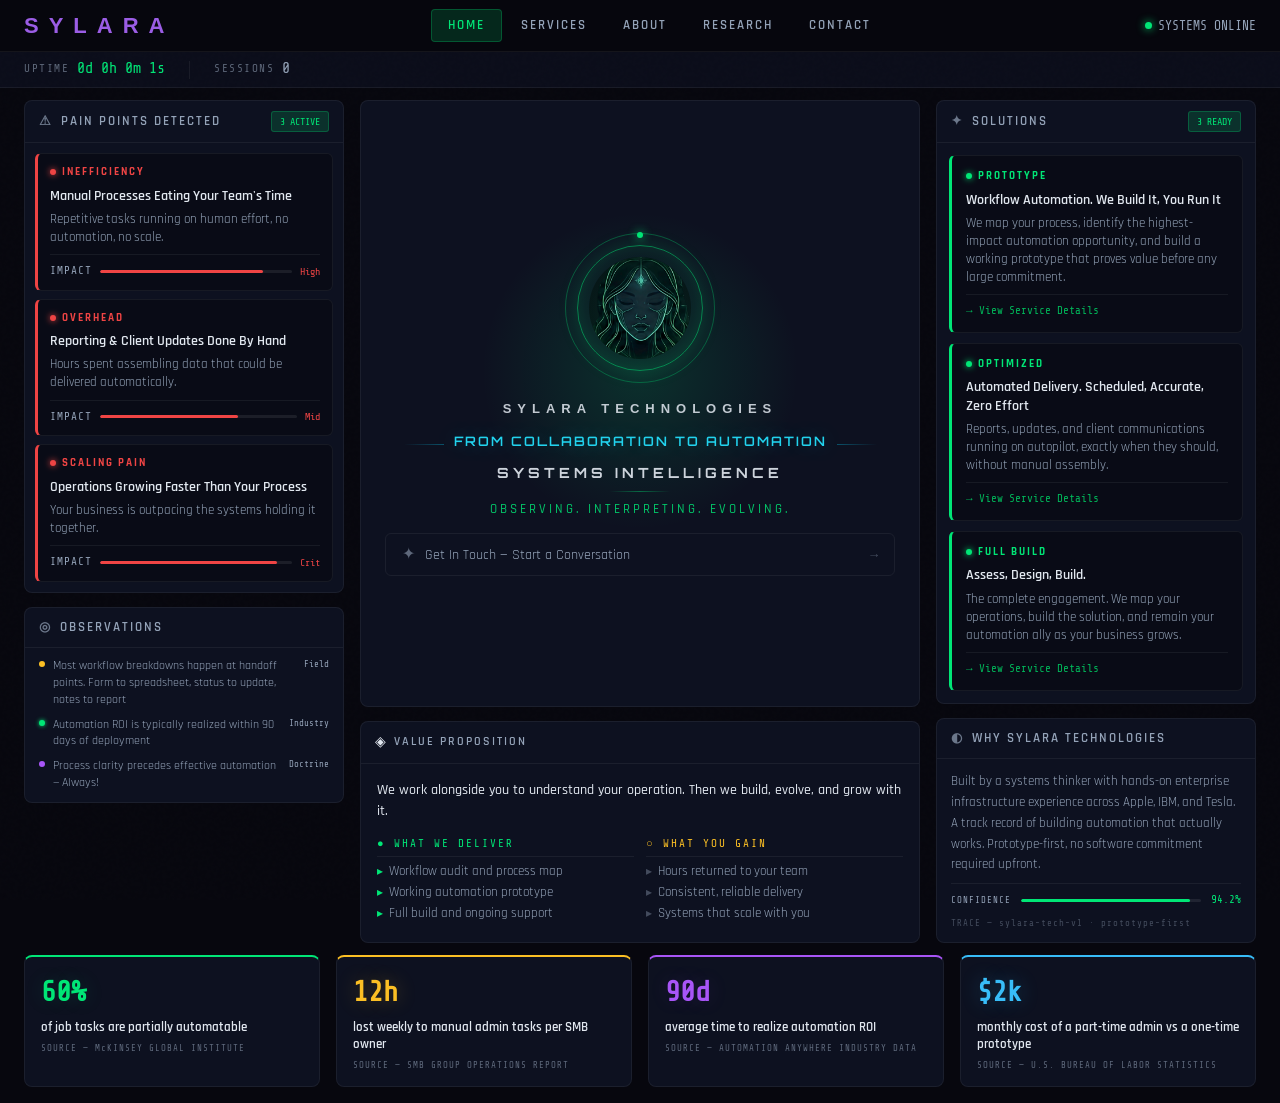
<file: sylara_landing.html>
<!DOCTYPE html>
<html lang="en">
<head>
  <meta charset="UTF-8">
  <meta name="viewport" content="width=device-width, initial-scale=1.0">
  <title>Sylara Technologies — Systems Intelligence</title>

  <link href="https://fonts.googleapis.com/css2?family=Syncopate:wght@400;700&family=Rajdhani:wght@300;400;500;600;700&family=Share+Tech+Mono&family=Orbitron:wght@400;600;700&display=swap" rel="stylesheet">

  <style>
    :root {
      --bg-primary:        #07070e;
      --bg-secondary:      #0b0d1a;
      --bg-card:           #0d1120;
      --bg-card-hover:     #111829;
      --border-subtle:     rgba(255,255,255,0.06);
      --border-green:      rgba(0, 230, 118, 0.25);
      --border-purple:     rgba(168, 85, 247, 0.25);
      --border-cyan:       rgba(34, 211, 238, 0.3);

      --green-primary:     #00e676;
      --green-dim:         #00b85a;
      --green-glow:        rgba(0, 230, 118, 0.15);
      --green-glow-strong: rgba(0, 230, 118, 0.35);

      --cyan-primary:      #22d3ee;
      --cyan-dim:          #0891b2;
      --cyan-glow:         rgba(34, 211, 238, 0.15);
      --cyan-glow-strong:  rgba(34, 211, 238, 0.3);

      --purple-primary:    #a855f7;
      --purple-dim:        #7c3aed;
      --purple-glow:       rgba(168, 85, 247, 0.15);
      --purple-glow-strong:rgba(168, 85, 247, 0.35);

      --gold:              #fbbf24;
      --red-alert:         #ef4444;
      --orange-warn:       #f97316;
      --blue-info:         #38bdf8;

      --text-primary:      #e2e8f0;
      --text-secondary:    #94a3b8;
      --text-accent:       #94a3b8;
      --text-mono:         #00e676;

      --font-brand:        'Syncopate', sans-serif;
      --font-ui:           'Rajdhani', sans-serif;
      --font-mono:         'Share Tech Mono', monospace;
      --font-display:      'Orbitron', sans-serif;
    }

    *, *::before, *::after { box-sizing: border-box; margin: 0; padding: 0; }
    html { scroll-behavior: smooth; }

    body {
      background-color: var(--bg-primary);
      color: var(--text-primary);
      font-family: var(--font-ui);
      font-size: 15px;
      line-height: 1.5;
      min-height: 100vh;
      overflow-x: hidden;
      cursor: default;
      -webkit-font-smoothing: antialiased;
      -moz-osx-font-smoothing: grayscale;
      text-rendering: optimizeLegibility;
    }

    body::before {
      content: '';
      position: fixed;
      inset: 0;
      background-image: url("data:image/svg+xml,%3Csvg viewBox='0 0 256 256' xmlns='http://www.w3.org/2000/svg'%3E%3Cfilter id='noise'%3E%3CfeTurbulence type='fractalNoise' baseFrequency='0.9' numOctaves='4' stitchTiles='stitch'/%3E%3C/filter%3E%3Crect width='100%25' height='100%25' filter='url(%23noise)' opacity='0.03'/%3E%3C/svg%3E");
      pointer-events: none;
      z-index: 0;
      opacity: 0.4;
    }

    /* NAV */
    .nav-bar {
      position: sticky;
      top: 0;
      z-index: 100;
      background: rgba(7, 7, 14, 0.97);
      border-bottom: 1px solid var(--border-subtle);
      display: flex;
      align-items: center;
      justify-content: space-between;
      padding: 0 24px;
      height: 52px;
    }

    .nav-brand {
      font-family: var(--font-brand);
      font-size: 22px;
      font-weight: 700;
      letter-spacing: 10px;
      color: #9b5de5;
      text-decoration: none;
      text-transform: uppercase;
    }

    .nav-tabs {
      display: flex;
      align-items: center;
      gap: 2px;
      list-style: none;
    }

    .nav-tab {
      font-family: var(--font-ui);
      font-size: 13px;
      font-weight: 600;
      letter-spacing: 2px;
      text-transform: uppercase;
      padding: 6px 16px;
      border-radius: 4px;
      cursor: pointer;
      color: var(--text-secondary);
      border: 1px solid transparent;
      transition: all 0.2s ease;
      user-select: none;
    }

    .nav-tab:hover {
      color: var(--text-primary);
      background: rgba(255,255,255,0.04);
    }

    .nav-tab.active-green {
      color: var(--green-primary);
      border-color: var(--border-green);
      background: var(--green-glow);
    }

    .nav-tab.active-purple {
      color: var(--purple-primary);
      border-color: var(--border-purple);
      background: var(--purple-glow);
    }

    .nav-status {
      display: flex;
      align-items: center;
      gap: 6px;
      font-family: var(--font-mono);
      font-size: 13px;
      color: var(--text-secondary);
    }

    .status-dot {
      width: 7px;
      height: 7px;
      border-radius: 50%;
      background: var(--green-primary);
      box-shadow: 0 0 8px var(--green-primary);
      animation: pulse-dot 2s ease-in-out infinite;
    }

    @keyframes pulse-dot {
      0%, 100% { opacity: 1; }
      50%       { opacity: 0.4; }
    }

    /* TELEMETRY STRIP */
    .telemetry-strip {
      background: var(--bg-secondary);
      border-bottom: 1px solid var(--border-subtle);
      display: flex;
      align-items: center;
      justify-content: space-between;
      padding: 0 24px;
      height: 36px;
      font-family: var(--font-mono);
      font-size: 13px;
      color: var(--text-secondary);
    }

    .telem-group { display: flex; align-items: center; gap: 24px; }
    .telem-item  { display: flex; align-items: center; gap: 8px; }

    .telem-label {
      font-size: 11px;
      letter-spacing: 1.5px;
      text-transform: uppercase;
      color: var(--text-secondary);
      opacity: 0.6;
    }

    .telem-value        { color: var(--text-accent); font-size: 15px; }
    .telem-value.green  { color: var(--green-primary); }
    .telem-value.gold   { color: var(--gold); }

    .telem-divider {
      width: 1px;
      height: 18px;
      background: var(--border-subtle);
    }

    /* TAB CONTENT */
    .tab-content { display: none; animation: fadeInTab 0.35s ease; }
    .tab-content.active { display: block; }

    @keyframes fadeInTab {
      from { opacity: 0; transform: translateY(8px); }
      to   { opacity: 1; transform: translateY(0); }
    }

    /* DASHBOARD GRID */
    .dashboard-body {
      display: grid;
      grid-template-columns: 320px 1fr 320px;
      gap: 16px;
      padding: 12px 24px;
      min-height: calc(100vh - 88px - 160px);
      position: relative;
      z-index: 1;
    }

    /* PANEL */
    .panel {
      background: var(--bg-card);
      border: 1px solid var(--border-subtle);
      border-radius: 8px;
      overflow: hidden;
    }

    .panel-header {
      display: flex;
      align-items: center;
      justify-content: space-between;
      padding: 10px 14px;
      border-bottom: 1px solid var(--border-subtle);
    }

    .panel-title {
      font-family: var(--font-ui);
      font-size: 13px;
      font-weight: 600;
      letter-spacing: 2px;
      text-transform: uppercase;
      color: var(--text-secondary);
      display: flex;
      align-items: center;
      gap: 8px;
    }

    .panel-title-icon { font-size: 13px; opacity: 0.7; }

    .panel-badge {
      font-family: var(--font-mono);
      font-size: 10px;
      padding: 2px 8px;
      border-radius: 3px;
    }

    .panel-badge.green {
      color: var(--green-primary);
      background: var(--green-glow);
      border: 1px solid var(--border-green);
    }

    /* CONDITION CARDS */
    .condition-list {
      padding: 10px;
      display: flex;
      flex-direction: column;
      gap: 8px;
    }

    .condition-card {
      background: rgba(0,0,0,0.3);
      border: 1px solid var(--border-subtle);
      border-left: 3px solid var(--red-alert);
      border-radius: 6px;
      padding: 10px 12px;
      cursor: pointer;
      transition: all 0.25s ease;
      animation: slideInLeft 0.5s ease both;
    }

    .condition-card:nth-child(1) { animation-delay: 0.1s; }
    .condition-card:nth-child(2) { animation-delay: 0.2s; }
    .condition-card:nth-child(3) { animation-delay: 0.3s; }

    @keyframes slideInLeft {
      from { opacity: 0; transform: translateX(-16px); }
      to   { opacity: 1; transform: translateX(0); }
    }

    .condition-card:hover {
      background: rgba(239, 68, 68, 0.06);
      border-color: rgba(239, 68, 68, 0.3);
      border-left-color: var(--red-alert);
      transform: translateX(3px);
    }

    .condition-tag {
      font-family: var(--font-ui);
      font-size: 11px;
      font-weight: 700;
      letter-spacing: 2px;
      text-transform: uppercase;
      color: var(--red-alert);
      margin-bottom: 6px;
      display: flex;
      align-items: center;
      gap: 6px;
    }

    .condition-tag::before {
      content: '';
      width: 6px;
      height: 6px;
      border-radius: 50%;
      background: var(--red-alert);
      box-shadow: 0 0 6px var(--red-alert);
      animation: pulse-dot 1.5s ease-in-out infinite;
    }

    .condition-title {
      font-family: var(--font-ui);
      font-size: 14px;
      font-weight: 600;
      color: var(--text-primary);
      line-height: 1.3;
      margin-bottom: 5px;
    }

    .condition-desc {
      font-size: 13px;
      color: var(--text-accent);
      line-height: 1.4;
    }

    .condition-metric {
      display: flex;
      align-items: center;
      gap: 8px;
      margin-top: 8px;
      padding-top: 8px;
      border-top: 1px solid var(--border-subtle);
    }

    .metric-label {
      font-family: var(--font-mono);
      font-size: 11px;
      color: var(--text-secondary);
      text-transform: uppercase;
      letter-spacing: 1px;
    }

    .metric-bar {
      flex: 1;
      height: 3px;
      background: rgba(255,255,255,0.08);
      border-radius: 2px;
      overflow: hidden;
    }

    .metric-fill {
      height: 100%;
      border-radius: 2px;
      background: var(--red-alert);
    }

    .metric-val {
      font-family: var(--font-mono);
      font-size: 10px;
      color: var(--red-alert);
    }

    /* CENTER COLUMN */
    .center-col {
      display: flex;
      flex-direction: column;
      gap: 14px;
    }

    .avatar-panel {
      background: var(--bg-card);
      border: 1px solid var(--border-subtle);
      border-radius: 8px;
      display: flex;
      flex-direction: column;
      align-items: center;
      justify-content: center;
      padding: 20px 24px 18px;
      position: relative;
      overflow: hidden;
      flex: 1;
    }

    .avatar-panel::before {
      content: '';
      position: absolute;
      top: 50%;
      left: 50%;
      transform: translate(-50%, -60%);
      width: 320px;
      height: 320px;
      background: radial-gradient(circle, var(--green-glow) 0%, transparent 70%);
      pointer-events: none;
    }

    .avatar-ring {
      position: relative;
      width: 150px;
      height: 150px;
      margin-bottom: 16px;
    }

    .avatar-ring-outer {
      position: absolute;
      inset: 0;
      border-radius: 50%;
      border: 1px solid rgba(0, 230, 118, 0.3);
      animation: rotate-slow 20s linear infinite;
    }

    .avatar-ring-outer::before {
      content: '';
      position: absolute;
      top: -2px;
      left: 50%;
      transform: translateX(-50%);
      width: 6px;
      height: 6px;
      border-radius: 50%;
      background: var(--green-primary);
      box-shadow: 0 0 10px var(--green-primary);
    }

    .avatar-ring-mid {
      position: absolute;
      inset: 12px;
      border-radius: 50%;
      border: 1px solid rgba(0, 230, 118, 0.5);
      box-shadow: 0 0 20px var(--green-glow), inset 0 0 20px var(--green-glow);
    }

    .avatar-ring-inner {
      position: absolute;
      inset: 24px;
      border-radius: 50%;
      background: radial-gradient(circle, rgba(0,230,118,0.08) 0%, rgba(0,0,0,0.6) 100%);
      display: flex;
      align-items: center;
      justify-content: center;
      overflow: hidden;
    }

    .avatar-image {
      width: 100%;
      height: 100%;
      object-fit: cover;
      border-radius: 50%;
      opacity: 0.9;
    }

    @keyframes rotate-slow {
      from { transform: rotate(0deg); }
      to   { transform: rotate(360deg); }
    }

    /* TAGLINE BLOCK — the key section */
    .tagline-company {
      font-family: var(--font-brand);
      font-size: 13px;
      font-weight: 700;
      color: var(--text-primary);
      text-align: center;
      letter-spacing: 6px;
      text-transform: uppercase;
      margin-bottom: 14px;
      opacity: 0.85;
    }

    /* NEW: From Collaboration to Automation */
    .tagline-collab {
      font-family: var(--font-display);
      font-size: 13px;
      font-weight: 600;
      letter-spacing: 2px;
      text-transform: uppercase;
      color: var(--cyan-primary);
      text-align: center;
      margin-bottom: 6px;
      text-shadow: 0 0 20px var(--cyan-glow-strong);
      position: relative;
    }

    /* Subtle decorative lines flanking the collab line */
    .tagline-collab-wrap {
      display: flex;
      align-items: center;
      gap: 10px;
      margin-bottom: 4px;
      width: 100%;
      justify-content: center;
    }

    .tagline-collab-line {
      flex: 1;
      height: 1px;
      background: linear-gradient(to right, transparent, var(--cyan-dim));
      max-width: 40px;
      opacity: 0.5;
    }

    .tagline-collab-line.right {
      background: linear-gradient(to left, transparent, var(--cyan-dim));
    }

    /* Systems Intelligence — replaced font */
    .tagline-primary {
      font-family: var(--font-display);
      font-size: 14px;
      font-weight: 700;
      letter-spacing: 4px;
      text-transform: uppercase;
      color: var(--text-primary);
      text-align: center;
      margin-bottom: 8px;
      opacity: 0.9;
    }

    /* Divider between the two taglines */
    .tagline-divider {
      width: 60px;
      height: 1px;
      background: linear-gradient(to right, transparent, var(--green-primary), transparent);
      margin: 0 auto 8px;
      opacity: 0.4;
    }

    /* Observing. Interpreting. Evolving. */
    .tagline-sub {
      font-family: var(--font-ui);
      font-size: 13px;
      font-weight: 500;
      color: var(--green-primary);
      text-align: center;
      letter-spacing: 3px;
      margin-bottom: 14px;
      opacity: 0.85;
      text-transform: uppercase;
    }

    /* Contact trigger */
    .contact-trigger {
      width: 100%;
      background: transparent;
      border: 1px solid var(--border-subtle);
      border-radius: 6px;
      padding: 10px 16px;
      display: flex;
      align-items: center;
      gap: 10px;
      cursor: pointer;
      transition: all 0.2s ease;
      color: var(--text-secondary);
      font-family: var(--font-ui);
      font-size: 14px;
    }

    .contact-trigger:hover {
      border-color: var(--border-green);
      background: var(--green-glow);
      color: var(--green-primary);
    }

    .contact-trigger-icon    { font-size: 16px; opacity: 0.6; }
    .contact-trigger-text    { flex: 1; text-align: left; }
    .contact-trigger-shortcut { font-family: var(--font-mono); font-size: 13px; opacity: 0.4; }

    /* Truth panel */
    .truth-panel {
      background: var(--bg-card);
      border: 1px solid var(--border-subtle);
      border-radius: 8px;
      overflow: hidden;
    }

    .truth-header {
      display: flex;
      align-items: center;
      gap: 8px;
      padding: 10px 14px;
      border-bottom: 1px solid var(--border-subtle);
    }

    .truth-icon  { font-size: 14px; }

    .truth-label {
      font-family: var(--font-ui);
      font-size: 12px;
      font-weight: 600;
      letter-spacing: 2px;
      text-transform: uppercase;
      color: var(--text-secondary);
    }

    .truth-body { padding: 16px; }

    .truth-statement {
      font-family: var(--font-ui);
      font-size: 14px;
      font-weight: 500;
      color: var(--text-primary);
      margin-bottom: 14px;
      line-height: 1.5;
    }

    .truth-grid {
      display: grid;
      grid-template-columns: 1fr 1fr;
      gap: 12px;
    }

    .truth-col-label {
      font-family: var(--font-mono);
      font-size: 11px;
      letter-spacing: 2px;
      text-transform: uppercase;
      margin-bottom: 6px;
      padding-bottom: 4px;
      border-bottom: 1px solid var(--border-subtle);
    }

    .truth-col-label.green { color: var(--green-primary); }
    .truth-col-label.gold  { color: var(--gold); }

    .truth-point {
      display: flex;
      align-items: flex-start;
      gap: 6px;
      font-size: 13px;
      color: var(--text-accent);
      margin-bottom: 4px;
      line-height: 1.3;
    }

    .truth-point::before {
      content: '▸';
      font-size: 12px;
      color: var(--green-primary);
      margin-top: 1px;
      flex-shrink: 0;
    }

    .truth-point.absent::before { color: var(--text-secondary); opacity: 0.4; }

    /* RIGHT COLUMN */
    .guidance-list {
      padding: 12px;
      display: flex;
      flex-direction: column;
      gap: 10px;
    }

    .guidance-card {
      background: rgba(0,0,0,0.3);
      border: 1px solid var(--border-subtle);
      border-left: 3px solid var(--green-primary);
      border-radius: 6px;
      padding: 12px 14px;
      cursor: pointer;
      transition: all 0.25s ease;
      animation: slideInRight 0.5s ease both;
    }

    .guidance-card:nth-child(1) { animation-delay: 0.15s; }
    .guidance-card:nth-child(2) { animation-delay: 0.25s; }
    .guidance-card:nth-child(3) { animation-delay: 0.35s; }

    @keyframes slideInRight {
      from { opacity: 0; transform: translateX(16px); }
      to   { opacity: 1; transform: translateX(0); }
    }

    .guidance-card:hover {
      background: var(--green-glow);
      border-color: var(--border-green);
      transform: translateX(-3px);
    }

    .guidance-tag {
      font-family: var(--font-ui);
      font-size: 11px;
      font-weight: 700;
      letter-spacing: 2px;
      text-transform: uppercase;
      color: var(--green-primary);
      margin-bottom: 6px;
      display: flex;
      align-items: center;
      gap: 6px;
    }

    .guidance-tag::before {
      content: '';
      width: 6px;
      height: 6px;
      border-radius: 50%;
      background: var(--green-primary);
      box-shadow: 0 0 6px var(--green-primary);
    }

    .guidance-title {
      font-family: var(--font-ui);
      font-size: 14px;
      font-weight: 600;
      color: var(--text-primary);
      line-height: 1.3;
      margin-bottom: 5px;
    }

    .guidance-desc {
      font-size: 13px;
      color: var(--text-accent);
      line-height: 1.4;
    }

    .guidance-action {
      margin-top: 8px;
      padding-top: 8px;
      border-top: 1px solid var(--border-subtle);
      font-family: var(--font-mono);
      font-size: 11px;
      color: var(--green-dim);
      display: flex;
      align-items: center;
      gap: 4px;
    }

    /* OBS LIST */
    .obs-list {
      padding: 10px 14px;
      display: flex;
      flex-direction: column;
      gap: 8px;
    }

    .obs-item {
      display: flex;
      align-items: flex-start;
      gap: 8px;
      font-size: 12px;
      color: var(--text-accent);
      line-height: 1.4;
    }

    .obs-dot {
      width: 6px;
      height: 6px;
      border-radius: 50%;
      margin-top: 3px;
      flex-shrink: 0;
    }

    .obs-dot.green  { background: var(--green-primary); box-shadow: 0 0 4px var(--green-primary); }
    .obs-dot.gold   { background: var(--gold); }
    .obs-dot.purple { background: var(--purple-primary); }

    .obs-time {
      margin-left: auto;
      font-family: var(--font-mono);
      font-size: 9px;
      color: var(--text-secondary);
      flex-shrink: 0;
    }

    /* COMING SOON */
    .coming-soon {
      display: flex;
      flex-direction: column;
      align-items: center;
      justify-content: center;
      min-height: 60vh;
      gap: 16px;
      color: var(--text-secondary);
      font-family: var(--font-mono);
      letter-spacing: 2px;
    }

    .coming-soon-icon  { font-size: 32px; opacity: 0.4; }
    .coming-soon-title { font-size: 11px; text-transform: uppercase; opacity: 0.5; }

    .coming-soon-bar {
      width: 120px;
      height: 2px;
      background: var(--border-subtle);
      border-radius: 1px;
      overflow: hidden;
    }

    .coming-soon-bar::after {
      content: '';
      display: block;
      width: 40%;
      height: 100%;
      background: var(--green-primary);
      animation: scan 2s ease-in-out infinite;
    }

    @keyframes scan {
      0%   { transform: translateX(-100%); }
      100% { transform: translateX(350%); }
    }

    .tab-research .coming-soon-bar::after { background: var(--purple-primary); }

    /* MODAL */
    .modal-overlay {
      display: none;
      position: fixed;
      inset: 0;
      background: rgba(0,0,0,0.85);
      z-index: 200;
      align-items: center;
      justify-content: center;
      animation: fadeInModal 0.2s ease;
    }

    .modal-overlay.open { display: flex; }

    @keyframes fadeInModal {
      from { opacity: 0; }
      to   { opacity: 1; }
    }

    .modal-box {
      background: var(--bg-secondary);
      border: 1px solid var(--border-green);
      border-radius: 10px;
      width: 100%;
      max-width: 480px;
      overflow: hidden;
      animation: slideUpModal 0.25s ease;
      box-shadow: 0 0 60px var(--green-glow);
    }

    @keyframes slideUpModal {
      from { opacity: 0; transform: translateY(20px); }
      to   { opacity: 1; transform: translateY(0); }
    }

    .modal-header {
      display: flex;
      align-items: center;
      justify-content: space-between;
      padding: 16px 20px;
      border-bottom: 1px solid var(--border-subtle);
    }

    .modal-title {
      font-family: var(--font-brand);
      font-size: 13px;
      font-weight: 600;
      letter-spacing: 3px;
      text-transform: uppercase;
      color: var(--green-primary);
    }

    .modal-close {
      background: none;
      border: none;
      color: var(--text-secondary);
      cursor: pointer;
      font-size: 18px;
      line-height: 1;
      padding: 2px 6px;
      border-radius: 4px;
      transition: all 0.15s;
    }

    .modal-close:hover {
      color: var(--text-primary);
      background: rgba(255,255,255,0.08);
    }

    .modal-body    { padding: 20px; }

    .modal-subtitle {
      font-size: 12px;
      color: var(--text-secondary);
      margin-bottom: 20px;
      font-family: var(--font-mono);
      letter-spacing: 1px;
    }

    .form-field    { margin-bottom: 14px; }

    .form-label {
      display: block;
      font-family: var(--font-ui);
      font-size: 10px;
      font-weight: 600;
      letter-spacing: 2px;
      text-transform: uppercase;
      color: var(--text-secondary);
      margin-bottom: 6px;
    }

    .form-input,
    .form-select,
    .form-textarea {
      width: 100%;
      background: rgba(0,0,0,0.4);
      border: 1px solid var(--border-subtle);
      border-radius: 6px;
      padding: 10px 12px;
      color: var(--text-primary);
      font-family: var(--font-ui);
      font-size: 14px;
      transition: border-color 0.2s;
      outline: none;
      -webkit-font-smoothing: antialiased;
    }

    .form-input:focus,
    .form-select:focus,
    .form-textarea:focus {
      border-color: var(--border-green);
      box-shadow: 0 0 0 2px var(--green-glow);
    }

    .form-select   { cursor: pointer; appearance: none; }
    .form-textarea { resize: vertical; min-height: 90px; }

    .form-submit {
      width: 100%;
      background: var(--green-primary);
      color: var(--bg-primary);
      border: none;
      border-radius: 6px;
      padding: 12px;
      font-family: var(--font-brand);
      font-size: 11px;
      font-weight: 700;
      letter-spacing: 3px;
      text-transform: uppercase;
      cursor: pointer;
      transition: all 0.2s;
      margin-top: 6px;
    }

    .form-submit:hover {
      background: #00ff88;
      box-shadow: 0 0 20px var(--green-glow-strong);
    }

    .modal-footer {
      padding: 12px 20px;
      border-top: 1px solid var(--border-subtle);
      font-family: var(--font-mono);
      font-size: 10px;
      color: var(--text-secondary);
      text-align: center;
    }

    .modal-footer a { color: var(--green-primary); text-decoration: none; }

    /* SCROLLBAR */
    ::-webkit-scrollbar { width: 4px; }
    ::-webkit-scrollbar-track { background: var(--bg-primary); }
    ::-webkit-scrollbar-thumb { background: var(--border-subtle); border-radius: 2px; }
    ::-webkit-scrollbar-thumb:hover { background: var(--text-secondary); }

    /* ============================================================
       MOBILE RESPONSIVE
       ============================================================ */
    @media (max-width: 768px) {

      /* Nav */
      .nav-bar {
        padding: 0 16px;
        height: 48px;
      }

      .nav-brand {
        font-size: 16px;
        letter-spacing: 6px;
      }

      .nav-tabs {
        gap: 1px;
      }

      .nav-tab {
        font-size: 11px;
        letter-spacing: 1px;
        padding: 5px 10px;
      }

      .nav-status { display: none; }

      /* Telemetry strip */
      .telemetry-strip {
        padding: 0 16px;
        font-size: 11px;
      }

      .telem-item:last-child { display: none; }
      .telem-divider { display: none; }

      /* Dashboard — single column */
      .dashboard-body {
        grid-template-columns: 1fr;
        padding: 12px 16px;
        gap: 12px;
        min-height: unset;
      }

      /* Avatar panel */
      .avatar-panel {
        padding: 24px 16px 20px;
      }

      .avatar-ring {
        width: 120px;
        height: 120px;
        margin-bottom: 14px;
      }

      .tagline-collab {
        font-size: 11px;
        letter-spacing: 1px;
      }

      .tagline-primary {
        font-size: 12px;
        letter-spacing: 2px;
      }

      .tagline-sub {
        font-size: 11px;
        letter-spacing: 2px;
      }

      .tagline-company {
        font-size: 11px;
        letter-spacing: 4px;
      }

      /* Truth grid — single column on mobile */
      .truth-grid {
        grid-template-columns: 1fr;
        gap: 16px;
      }

      /* Stats row — 2 columns on mobile */
      #content-home > div:last-child {
        grid-template-columns: 1fr 1fr !important;
        padding: 0 16px 16px !important;
        gap: 10px !important;
      }

      /* Services page */
      .services-wrapper {
        padding: 20px 16px 36px;
      }

      .services-headline {
        font-size: 16px;
        letter-spacing: 2px;
      }

      .services-subline {
        font-size: 14px;
      }

      .service-card-inner {
        grid-template-columns: 1fr;
      }

      .service-accent {
        border-right: none;
        border-bottom: 1px solid var(--border-subtle);
        padding: 20px 20px 16px;
        flex-direction: row;
        align-items: center;
        justify-content: space-between;
      }

      .service-accent::before {
        width: 100%;
        height: 3px;
        top: 0;
        left: 0;
      }

      .service-name {
        font-size: 12px;
        margin-bottom: 0;
      }

      .service-content {
        padding: 20px;
        gap: 16px;
      }

      .service-includes {
        grid-template-columns: 1fr;
        gap: 6px;
      }

      .service-footer {
        flex-direction: column;
        align-items: flex-start;
        gap: 8px;
      }

      .service-ideal {
        text-align: left;
      }

      .services-cta-block {
        padding: 24px 20px;
      }

      .services-cta-headline {
        font-size: 16px;
      }

      /* Modal */
      .modal-box {
        margin: 16px;
        max-height: 90vh;
        overflow-y: auto;
      }
    }

    @media (max-width: 480px) {
      .nav-tab {
        font-size: 10px;
        padding: 4px 8px;
        letter-spacing: 0.5px;
      }

      /* Stats — single column on very small screens */
      #content-home > div:last-child {
        grid-template-columns: 1fr !important;
      }
    }
  </style>
</head>

<body>

  <nav class="nav-bar">
    <a class="nav-brand" href="#" onclick="switchTab('home'); return false;">SYLARA</a>
    <ul class="nav-tabs">
      <li class="nav-tab active-green" id="tab-home"     onclick="switchTab('home')">Home</li>
      <li class="nav-tab"              id="tab-services" onclick="switchTab('services')">Services</li>
      <li class="nav-tab"              id="tab-about"    onclick="switchTab('about')">About</li>
      <li class="nav-tab"              id="tab-research" onclick="switchTab('research')">Research</li>
      <li class="nav-tab"              id="tab-contact"  onclick="openModal()">Contact</li>
    </ul>
    <div class="nav-status">
      <div class="status-dot"></div>
      <span>SYSTEMS ONLINE</span>
    </div>
  </nav>

  <div class="telemetry-strip">
    <div class="telem-group">
      <div class="telem-item">
        <span class="telem-label">Uptime</span>
        <span class="telem-value green" id="uptime-val">0d 0h 0m</span>
      </div>
      <div class="telem-divider"></div>
      <div class="telem-item">
        <span class="telem-label">Sessions</span>
        <span class="telem-value" id="cycle-val">0</span>
      </div>
    </div>
    <div class="telem-group"></div>
    <div class="telem-group"></div>
  </div>

  <!-- HOME TAB -->
  <div class="tab-content active" id="content-home">
    <div class="dashboard-body">

      <!-- LEFT — Pain Points -->
      <div style="display:flex;flex-direction:column;gap:14px;">
        <div class="panel">
          <div class="panel-header">
            <div class="panel-title"><span class="panel-title-icon">⚠</span>Pain Points Detected</div>
            <span class="panel-badge green">3 ACTIVE</span>
          </div>
          <div class="condition-list">
            <div class="condition-card">
              <div class="condition-tag">Inefficiency</div>
              <div class="condition-title">Manual Processes Eating Your Team's Time</div>
              <div class="condition-desc">Repetitive tasks running on human effort, no automation, no scale.</div>
              <div class="condition-metric">
                <span class="metric-label">Impact</span>
                <div class="metric-bar"><div class="metric-fill" style="width:85%"></div></div>
                <span class="metric-val">High</span>
              </div>
            </div>
            <div class="condition-card">
              <div class="condition-tag">Overhead</div>
              <div class="condition-title">Reporting &amp; Client Updates Done By Hand</div>
              <div class="condition-desc">Hours spent assembling data that could be delivered automatically.</div>
              <div class="condition-metric">
                <span class="metric-label">Impact</span>
                <div class="metric-bar"><div class="metric-fill" style="width:70%"></div></div>
                <span class="metric-val">Mid</span>
              </div>
            </div>
            <div class="condition-card">
              <div class="condition-tag">Scaling Pain</div>
              <div class="condition-title">Operations Growing Faster Than Your Process</div>
              <div class="condition-desc">Your business is outpacing the systems holding it together.</div>
              <div class="condition-metric">
                <span class="metric-label">Impact</span>
                <div class="metric-bar"><div class="metric-fill" style="width:92%"></div></div>
                <span class="metric-val">Crit</span>
              </div>
            </div>
          </div>
        </div>

        <div class="panel">
          <div class="panel-header">
            <div class="panel-title"><span class="panel-title-icon">◎</span>Observations</div>
          </div>
          <div class="obs-list">
            <div class="obs-item">
              <div class="obs-dot gold"></div>
              <span>Most workflow breakdowns happen at handoff points. Form to spreadsheet, status to update, notes to report</span>
              <span class="obs-time">Field</span>
            </div>
            <div class="obs-item">
              <div class="obs-dot green"></div>
              <span>Automation ROI is typically realized within 90 days of deployment</span>
              <span class="obs-time">Industry</span>
            </div>
            <div class="obs-item">
              <div class="obs-dot purple"></div>
              <span>Process clarity precedes effective automation — Always!</span>
              <span class="obs-time">Doctrine</span>
            </div>
          </div>
        </div>
      </div>

      <!-- CENTER — Avatar + Taglines -->
      <div class="center-col">
        <div class="avatar-panel">
          <div class="avatar-ring">
            <div class="avatar-ring-outer"></div>
            <div class="avatar-ring-mid"></div>
            <div class="avatar-ring-inner">
              <img class="avatar-image" src="sylara-avatar.png" alt="Sylara">
            </div>
          </div>

          <div class="tagline-company">Sylara Technologies</div>

          <!-- NEW TAGLINE LINE -->
          <div class="tagline-collab-wrap">
            <div class="tagline-collab-line"></div>
            <div class="tagline-collab">From Collaboration to Automation</div>
            <div class="tagline-collab-line right"></div>
          </div>

          <!-- Systems Intelligence -->
          <div class="tagline-primary">Systems Intelligence</div>

          <!-- Divider -->
          <div class="tagline-divider"></div>

          <!-- Observing. Interpreting. Evolving. -->
          <div class="tagline-sub">Observing. Interpreting. Evolving.</div>

          <button class="contact-trigger" onclick="openModal()">
            <span class="contact-trigger-icon">✦</span>
            <span class="contact-trigger-text">Get In Touch — Start a Conversation</span>
            <span class="contact-trigger-shortcut">→</span>
          </button>
        </div>

        <div class="truth-panel">
          <div class="truth-header">
            <span class="truth-icon">◈</span>
            <span class="truth-label">Value Proposition</span>
          </div>
          <div class="truth-body">
            <div class="truth-statement">
              We work alongside you to understand your operation. Then we build, evolve, and grow with it.
            </div>
            <div class="truth-grid">
              <div>
                <div class="truth-col-label green">● What We Deliver</div>
                <div class="truth-point">Workflow audit and process map</div>
                <div class="truth-point">Working automation prototype</div>
                <div class="truth-point">Full build and ongoing support</div>
              </div>
              <div>
                <div class="truth-col-label gold">○ What You Gain</div>
                <div class="truth-point absent">Hours returned to your team</div>
                <div class="truth-point absent">Consistent, reliable delivery</div>
                <div class="truth-point absent">Systems that scale with you</div>
              </div>
            </div>
          </div>
        </div>
      </div>

      <!-- RIGHT — Solutions -->
      <div style="display:flex;flex-direction:column;gap:14px;">
        <div class="panel">
          <div class="panel-header">
            <div class="panel-title"><span class="panel-title-icon">✦</span>Solutions</div>
            <span class="panel-badge green">3 READY</span>
          </div>
          <div class="guidance-list">
            <div class="guidance-card" onclick="switchTab('services')">
              <div class="guidance-tag">Prototype</div>
              <div class="guidance-title">Workflow Automation. We Build It, You Run It</div>
              <div class="guidance-desc">We map your process, identify the highest-impact automation opportunity, and build a working prototype that proves value before any large commitment.</div>
              <div class="guidance-action">→ View Service Details</div>
            </div>
            <div class="guidance-card" onclick="switchTab('services')">
              <div class="guidance-tag">Optimized</div>
              <div class="guidance-title">Automated Delivery. Scheduled, Accurate, Zero Effort</div>
              <div class="guidance-desc">Reports, updates, and client communications running on autopilot, exactly when they should, without manual assembly.</div>
              <div class="guidance-action">→ View Service Details</div>
            </div>
            <div class="guidance-card" onclick="switchTab('services')">
              <div class="guidance-tag">Full Build</div>
              <div class="guidance-title">Assess, Design, Build.</div>
              <div class="guidance-desc">The complete engagement. We map your operations, build the solution, and remain your automation ally as your business grows.</div>
              <div class="guidance-action">→ View Service Details</div>
            </div>
          </div>
        </div>

        <div class="panel">
          <div class="panel-header">
            <div class="panel-title"><span class="panel-title-icon">◐</span>Why Sylara Technologies</div>
          </div>
          <div style="padding:12px 14px;display:flex;flex-direction:column;gap:8px;">
            <div style="font-size:13px;color:var(--text-secondary);line-height:1.6;">
              Built by a systems thinker with hands-on enterprise infrastructure experience across Apple, IBM, and Tesla. A track record of building automation that actually works. Prototype-first, no software commitment required upfront.
            </div>
            <div style="display:flex;justify-content:space-between;align-items:center;padding-top:8px;border-top:1px solid var(--border-subtle);">
              <span style="font-family:var(--font-mono);font-size:9px;color:var(--text-secondary);letter-spacing:1px;">CONFIDENCE</span>
              <div style="flex:1;margin:0 10px;height:3px;background:rgba(255,255,255,0.08);border-radius:2px;overflow:hidden;">
                <div style="width:94%;height:100%;background:var(--green-primary);border-radius:2px;"></div>
              </div>
              <span style="font-family:var(--font-mono);font-size:11px;color:var(--green-primary);">94.2%</span>
            </div>
            <div style="font-family:var(--font-mono);font-size:9px;color:var(--text-secondary);letter-spacing:1px;word-break:break-all;opacity:0.4;">
              TRACE — sylara-tech-v1 · prototype-first
            </div>
          </div>
        </div>
      </div>

    </div>

    <!-- STATS ROW -->
    <div style="display:grid;grid-template-columns:repeat(4,1fr);gap:16px;padding:0 24px 16px;position:relative;z-index:1;">
      <div style="background:var(--bg-card);border:1px solid var(--border-subtle);border-top:2px solid var(--green-primary);border-radius:8px;padding:14px 16px;">
        <div style="font-family:var(--font-mono);font-size:28px;font-weight:700;color:var(--green-primary);text-shadow:0 0 20px var(--green-glow);margin-bottom:6px;">60%</div>
        <div style="font-family:var(--font-ui);font-size:13px;font-weight:600;color:var(--text-primary);margin-bottom:6px;line-height:1.3;">of job tasks are partially automatable</div>
        <div style="font-family:var(--font-mono);font-size:9px;color:var(--text-secondary);letter-spacing:1px;opacity:0.6;">SOURCE — McKINSEY GLOBAL INSTITUTE</div>
      </div>
      <div style="background:var(--bg-card);border:1px solid var(--border-subtle);border-top:2px solid var(--gold);border-radius:8px;padding:14px 16px;">
        <div style="font-family:var(--font-mono);font-size:28px;font-weight:700;color:var(--gold);text-shadow:0 0 20px rgba(251,191,36,0.3);margin-bottom:6px;">12h</div>
        <div style="font-family:var(--font-ui);font-size:13px;font-weight:600;color:var(--text-primary);margin-bottom:6px;line-height:1.3;">lost weekly to manual admin tasks per SMB owner</div>
        <div style="font-family:var(--font-mono);font-size:9px;color:var(--text-secondary);letter-spacing:1px;opacity:0.6;">SOURCE — SMB GROUP OPERATIONS REPORT</div>
      </div>
      <div style="background:var(--bg-card);border:1px solid var(--border-subtle);border-top:2px solid var(--purple-primary);border-radius:8px;padding:14px 16px;">
        <div style="font-family:var(--font-mono);font-size:28px;font-weight:700;color:var(--purple-primary);text-shadow:0 0 20px var(--purple-glow);margin-bottom:6px;">90d</div>
        <div style="font-family:var(--font-ui);font-size:13px;font-weight:600;color:var(--text-primary);margin-bottom:6px;line-height:1.3;">average time to realize automation ROI</div>
        <div style="font-family:var(--font-mono);font-size:9px;color:var(--text-secondary);letter-spacing:1px;opacity:0.6;">SOURCE — AUTOMATION ANYWHERE INDUSTRY DATA</div>
      </div>
      <div style="background:var(--bg-card);border:1px solid var(--border-subtle);border-top:2px solid var(--blue-info);border-radius:8px;padding:14px 16px;">
        <div style="font-family:var(--font-mono);font-size:28px;font-weight:700;color:var(--blue-info);text-shadow:0 0 20px rgba(56,189,248,0.3);margin-bottom:6px;">$2k</div>
        <div style="font-family:var(--font-ui);font-size:13px;font-weight:600;color:var(--text-primary);margin-bottom:6px;line-height:1.3;">monthly cost of a part-time admin vs a one-time prototype</div>
        <div style="font-family:var(--font-mono);font-size:9px;color:var(--text-secondary);letter-spacing:1px;opacity:0.6;">SOURCE — U.S. BUREAU OF LABOR STATISTICS</div>
      </div>
    </div>
  </div>

  <!-- SERVICES TAB -->
  <div class="tab-content" id="content-services">

    <style>
      /* SERVICES PAGE LAYOUT */
      .services-wrapper {
        max-width: 1100px;
        margin: 0 auto;
        padding: 32px 24px 48px;
        position: relative;
        z-index: 1;
      }

      /* Page header */
      .services-header {
        text-align: center;
        margin-bottom: 48px;
        padding-bottom: 32px;
        border-bottom: 1px solid var(--border-subtle);
      }

      .services-eyebrow {
        font-family: var(--font-mono);
        font-size: 11px;
        letter-spacing: 3px;
        text-transform: uppercase;
        color: var(--cyan-primary);
        margin-bottom: 12px;
        opacity: 0.8;
      }

      .services-headline {
        font-family: var(--font-display);
        font-size: 22px;
        font-weight: 700;
        letter-spacing: 3px;
        text-transform: uppercase;
        color: var(--text-primary);
        margin-bottom: 10px;
      }

      .services-subline {
        font-family: var(--font-ui);
        font-size: 15px;
        font-weight: 400;
        color: var(--text-secondary);
        max-width: 600px;
        margin: 0 auto;
        line-height: 1.6;
      }

      .services-subline span {
        color: var(--green-primary);
        font-weight: 500;
      }

      /* Service cards */
      .service-card {
        background: var(--bg-card);
        border: 1px solid var(--border-subtle);
        border-radius: 10px;
        overflow: hidden;
        margin-bottom: 20px;
        transition: border-color 0.25s ease;
      }

      .service-card:hover {
        border-color: rgba(0, 230, 118, 0.2);
      }

      .service-card-inner {
        display: grid;
        grid-template-columns: 280px 1fr;
        min-height: 200px;
      }

      /* Left accent strip */
      .service-accent {
        background: rgba(0,0,0,0.3);
        border-right: 1px solid var(--border-subtle);
        padding: 28px 24px;
        display: flex;
        flex-direction: column;
        justify-content: space-between;
        position: relative;
        overflow: hidden;
      }

      .service-accent::before {
        content: '';
        position: absolute;
        top: 0;
        left: 0;
        width: 3px;
        height: 100%;
      }

      .service-card.tier-1 .service-accent::before { background: var(--cyan-primary); }
      .service-card.tier-2 .service-accent::before { background: var(--green-primary); }
      .service-card.tier-3 .service-accent::before { background: var(--purple-primary); }

      .service-tier-label {
        font-family: var(--font-mono);
        font-size: 10px;
        letter-spacing: 2px;
        text-transform: uppercase;
        margin-bottom: 8px;
      }

      .service-card.tier-1 .service-tier-label { color: var(--cyan-primary); }
      .service-card.tier-2 .service-tier-label { color: var(--green-primary); }
      .service-card.tier-3 .service-tier-label { color: var(--purple-primary); }

      .service-name {
        font-family: var(--font-display);
        font-size: 14px;
        font-weight: 700;
        letter-spacing: 2px;
        text-transform: uppercase;
        color: var(--text-primary);
        line-height: 1.4;
        margin-bottom: 16px;
      }

      .service-tag {
        display: inline-block;
        font-family: var(--font-mono);
        font-size: 10px;
        letter-spacing: 1px;
        padding: 3px 8px;
        border-radius: 3px;
        border: 1px solid;
        width: fit-content;
      }

      .service-card.tier-1 .service-tag {
        color: var(--cyan-primary);
        border-color: rgba(34, 211, 238, 0.3);
        background: rgba(34, 211, 238, 0.08);
      }

      .service-card.tier-2 .service-tag {
        color: var(--green-primary);
        border-color: var(--border-green);
        background: var(--green-glow);
      }

      .service-card.tier-3 .service-tag {
        color: var(--purple-primary);
        border-color: var(--border-purple);
        background: var(--purple-glow);
      }

      /* Right content area */
      .service-content {
        padding: 28px 32px;
        display: flex;
        flex-direction: column;
        justify-content: space-between;
        gap: 20px;
      }

      .service-description {
        font-family: var(--font-ui);
        font-size: 15px;
        font-weight: 400;
        color: var(--text-secondary);
        line-height: 1.7;
      }

      .service-includes {
        display: grid;
        grid-template-columns: 1fr 1fr;
        gap: 8px;
      }

      .service-include-item {
        display: flex;
        align-items: flex-start;
        gap: 8px;
        font-family: var(--font-ui);
        font-size: 13px;
        color: var(--text-accent);
        line-height: 1.3;
      }

      .service-include-dot {
        width: 5px;
        height: 5px;
        border-radius: 50%;
        margin-top: 4px;
        flex-shrink: 0;
      }

      .tier-1 .service-include-dot { background: var(--cyan-primary); }
      .tier-2 .service-include-dot { background: var(--green-primary); }
      .tier-3 .service-include-dot { background: var(--purple-primary); }

      .service-footer {
        display: flex;
        align-items: center;
        justify-content: space-between;
        padding-top: 16px;
        border-top: 1px solid var(--border-subtle);
      }

      .service-cta {
        font-family: var(--font-mono);
        font-size: 11px;
        letter-spacing: 1px;
        color: var(--text-secondary);
        cursor: pointer;
        transition: color 0.2s;
        background: none;
        border: none;
        padding: 0;
      }

      .service-card.tier-1 .service-cta:hover { color: var(--cyan-primary); }
      .service-card.tier-2 .service-cta:hover { color: var(--green-primary); }
      .service-card.tier-3 .service-cta:hover { color: var(--purple-primary); }

      .service-ideal {
        font-family: var(--font-mono);
        font-size: 10px;
        letter-spacing: 1px;
        color: var(--text-secondary);
        opacity: 0.5;
        text-align: right;
      }

      /* Bottom CTA block */
      .services-cta-block {
        background: var(--bg-card);
        border: 1px solid var(--border-subtle);
        border-radius: 10px;
        padding: 32px;
        text-align: center;
        margin-top: 8px;
        position: relative;
        overflow: hidden;
      }

      .services-cta-block::before {
        content: '';
        position: absolute;
        top: 0;
        left: 0;
        right: 0;
        height: 1px;
        background: linear-gradient(to right, transparent, var(--green-primary), transparent);
        opacity: 0.4;
      }

      .services-cta-eyebrow {
        font-family: var(--font-mono);
        font-size: 10px;
        letter-spacing: 3px;
        text-transform: uppercase;
        color: var(--text-secondary);
        margin-bottom: 10px;
        opacity: 0.6;
      }

      .services-cta-headline {
        font-family: var(--font-ui);
        font-size: 18px;
        font-weight: 600;
        color: var(--text-primary);
        margin-bottom: 8px;
        line-height: 1.4;
      }

      .services-cta-sub {
        font-family: var(--font-ui);
        font-size: 14px;
        color: var(--text-secondary);
        margin-bottom: 24px;
        line-height: 1.5;
      }

      .services-cta-btn {
        background: transparent;
        border: 1px solid var(--border-green);
        color: var(--green-primary);
        font-family: var(--font-brand);
        font-size: 11px;
        font-weight: 700;
        letter-spacing: 3px;
        text-transform: uppercase;
        padding: 12px 32px;
        border-radius: 6px;
        cursor: pointer;
        transition: all 0.2s ease;
      }

      .services-cta-btn:hover {
        background: var(--green-glow);
        box-shadow: 0 0 20px var(--green-glow-strong);
      }
    </style>

    <div class="services-wrapper">

      <!-- Page Header -->
      <div class="services-header">
        <div class="services-eyebrow">// Service Offerings</div>
        <div class="services-headline">From Collaboration to Automation</div>
        <div class="services-subline">
          We don't just hand off a solution. We work alongside you to understand how your operation actually runs. Then we build, refine, and <span>evolve alongside you</span> as your business grows.
        </div>
      </div>

      <!-- Tier 1 — Audit + Prototype -->
      <div class="service-card tier-1">
        <div class="service-card-inner">
          <div class="service-accent">
            <div>
              <div class="service-tier-label">// Tier 01</div>
              <div class="service-name">Workflow Audit &amp; Automation Prototype</div>
            </div>
            <div class="service-tag">Prototype First</div>
          </div>
          <div class="service-content">
            <div class="service-description">
              We start by understanding how your operation actually works, not how a process chart says it should. We map your workflows, identify where time and effort are being lost, and build a working prototype that proves the solution before any larger commitment is made.
            </div>
            <div class="service-includes">
              <div class="service-include-item">
                <div class="service-include-dot"></div>
                <span>Workflow mapping and process audit</span>
              </div>
              <div class="service-include-item">
                <div class="service-include-dot"></div>
                <span>Highest-impact automation identified</span>
              </div>
              <div class="service-include-item">
                <div class="service-include-dot"></div>
                <span>Working prototype delivered</span>
              </div>
              <div class="service-include-item">
                <div class="service-include-dot"></div>
                <span>No large commitment required upfront</span>
              </div>
            </div>
            <div class="service-footer">
              <button class="service-cta" onclick="openModal()">→ Start a conversation</button>
              <div class="service-ideal">Best for: Small businesses, field service teams</div>
            </div>
          </div>
        </div>
      </div>

      <!-- Tier 2 — Automated Delivery -->
      <div class="service-card tier-2">
        <div class="service-card-inner">
          <div class="service-accent">
            <div>
              <div class="service-tier-label">// Tier 02</div>
              <div class="service-name">Automated Reporting &amp; Delivery</div>
            </div>
            <div class="service-tag">Zero Manual Effort</div>
          </div>
          <div class="service-content">
            <div class="service-description">
              Reports, updates, and client communications that currently require someone to build and send them, running on autopilot. Scheduled, accurate, and delivered exactly when they should be without anyone lifting a finger.
            </div>
            <div class="service-includes">
              <div class="service-include-item">
                <div class="service-include-dot"></div>
                <span>Automated report generation</span>
              </div>
              <div class="service-include-item">
                <div class="service-include-dot"></div>
                <span>Scheduled client communications</span>
              </div>
              <div class="service-include-item">
                <div class="service-include-dot"></div>
                <span>Status updates without manual input</span>
              </div>
              <div class="service-include-item">
                <div class="service-include-dot"></div>
                <span>AI-assisted content and formatting</span>
              </div>
            </div>
            <div class="service-footer">
              <button class="service-cta" onclick="openModal()">→ Start a conversation</button>
              <div class="service-ideal">Best for: Operations with recurring deliverables</div>
            </div>
          </div>
        </div>
      </div>

      <!-- Tier 3 — Full Build -->
      <div class="service-card tier-3">
        <div class="service-card-inner">
          <div class="service-accent">
            <div>
              <div class="service-tier-label">// Tier 03</div>
              <div class="service-name">Full Assessment, Build &amp; Ongoing Engagement</div>
            </div>
            <div class="service-tag">Evolving Alongside You</div>
          </div>
          <div class="service-content">
            <div class="service-description">
              The complete engagement. We map your entire operation, design the right solution, build it, and remain embedded as your automation ally as your business evolves. We don't just build, we grow with you.
            </div>
            <div class="service-includes">
              <div class="service-include-item">
                <div class="service-include-dot"></div>
                <span>Full operational assessment</span>
              </div>
              <div class="service-include-item">
                <div class="service-include-dot"></div>
                <span>End-to-end solution design and build</span>
              </div>
              <div class="service-include-item">
                <div class="service-include-dot"></div>
                <span>Ongoing refinement as needs change</span>
              </div>
              <div class="service-include-item">
                <div class="service-include-dot"></div>
                <span>Long-term automation collaboration</span>
              </div>
            </div>
            <div class="service-footer">
              <button class="service-cta" onclick="openModal()">→ Start a conversation</button>
              <div class="service-ideal">Best for: Growing businesses ready to scale</div>
            </div>
          </div>
        </div>
      </div>

      <!-- Bottom CTA -->
      <div class="services-cta-block">
        <div class="services-cta-eyebrow">// Not sure where to start?</div>
        <div class="services-cta-headline">Every engagement starts with a conversation.</div>
        <div class="services-cta-sub">
          We work alongside you to figure out what actually makes sense for your business. No pressure, No overselling, No commitment required.
        </div>
        <button class="services-cta-btn" onclick="openModal()">Open a Channel →</button>
      </div>

    </div>
  </div>

  <!-- ABOUT TAB -->
  <div class="tab-content" id="content-about">
    <div class="coming-soon">
      <div class="coming-soon-icon">◎</div>
      <div class="coming-soon-title">About — Build In Progress</div>
      <div class="coming-soon-bar"></div>
    </div>
  </div>

  <!-- RESEARCH TAB -->
  <div class="tab-content tab-research" id="content-research">
    <div class="coming-soon" style="color:var(--purple-primary);">
      <div class="coming-soon-icon" style="color:var(--purple-primary);opacity:0.6;">◈</div>
      <div class="coming-soon-title" style="color:var(--purple-primary);opacity:0.5;">Research — Classified</div>
      <div class="coming-soon-bar" style="background:rgba(168,85,247,0.15);"></div>
      <div style="font-size:10px;opacity:0.3;margin-top:8px;letter-spacing:1px;">independently developing systems intelligence platform</div>
    </div>
  </div>

  <!-- CONTACT MODAL -->
  <div class="modal-overlay" id="contact-modal" onclick="closeModalOnOverlay(event)">
    <div class="modal-box">
      <div class="modal-header">
        <span class="modal-title">Initialize Contact</span>
        <button class="modal-close" onclick="closeModal()">✕</button>
      </div>
      <div class="modal-body">
        <div class="modal-subtitle">// Open a channel — we'll respond within 24 hours</div>
        <div class="form-field">
          <label class="form-label">Name *</label>
          <input class="form-input" type="text" placeholder="Your name" required>
        </div>
        <div class="form-field">
          <label class="form-label">Company</label>
          <input class="form-input" type="text" placeholder="Business or organization">
        </div>
        <div class="form-field">
          <label class="form-label">Email *</label>
          <input class="form-input" type="email" placeholder="your@email.com" required>
        </div>
        <div class="form-field">
          <label class="form-label">What can we help with? *</label>
          <select class="form-select" required>
            <option value="" disabled selected>Select a service area</option>
            <option>Workflow Automation</option>
            <option>Process Mapping &amp; Audit</option>
            <option>Automation Prototype</option>
            <option>Full Assessment &amp; Build</option>
            <option>Ongoing Automation Partner</option>
            <option>General Inquiry</option>
          </select>
        </div>
        <div class="form-field">
          <label class="form-label">Let's Collaborate!</label>
          <textarea class="form-textarea" placeholder="Tell us what you're working with! We'd love to hear from you."></textarea>
        </div>
        <button class="form-submit" onclick="submitForm()">Transmit →</button>
      </div>
      <div class="modal-footer">
        Direct line: <a href="mailto:hello@sylaratech.com">hello@sylaratech.com</a>
        &nbsp;·&nbsp; Killeen, TX
      </div>
    </div>
  </div>

  <script>
    function switchTab(tabName) {
      document.querySelectorAll('.tab-content').forEach(el => el.classList.remove('active'));
      document.querySelectorAll('.nav-tab').forEach(el => {
        el.classList.remove('active-green', 'active-purple');
      });
      document.getElementById('content-' + tabName).classList.add('active');
      const navTab = document.getElementById('tab-' + tabName);
      if (navTab) {
        navTab.classList.add(tabName === 'research' ? 'active-purple' : 'active-green');
      }
    }

    function openModal()  { document.getElementById('contact-modal').classList.add('open'); }
    function closeModal() { document.getElementById('contact-modal').classList.remove('open'); }

    function closeModalOnOverlay(e) {
      if (e.target === document.getElementById('contact-modal')) closeModal();
    }

    document.addEventListener('keydown', e => { if (e.key === 'Escape') closeModal(); });

    function submitForm() {
      alert('Message received. We will be in touch within 24 hours.');
      closeModal();
    }

    const startTime = Date.now();
    function updateUptime() {
      const elapsed = Math.floor((Date.now() - startTime) / 1000);
      const d = Math.floor(elapsed / 86400);
      const h = Math.floor((elapsed % 86400) / 3600);
      const m = Math.floor((elapsed % 3600) / 60);
      const s = elapsed % 60;
      document.getElementById('uptime-val').textContent = d+'d '+h+'h '+m+'m '+s+'s';
    }

    let cycles = 128745;
    function updateCycles() {
      cycles += Math.floor(Math.random() * 3);
      document.getElementById('cycle-val').textContent = cycles.toLocaleString();
    }

    setInterval(updateUptime, 1000);
    setInterval(updateCycles, 3000);
    updateUptime();
  </script>

</body>
</html>
</file>
<file: styles.css>
@import url("https://fonts.googleapis.com/css2?family=DM+Mono:wght@300;400;500&family=Space+Grotesk:wght@300;400;500;600&display=swap");

:root {
  color-scheme: dark;
  --ink: #05030a;
  --paper: #f5f1ff;
  --violet: #9d5cff;
  --violet-bright: #cda9ff;
  --violet-pale: #e7d8ff;
  --line: rgba(219, 198, 255, 0.28);
  --ease-orbit: cubic-bezier(0.2, 0.7, 0.2, 1);
  --pointer-x: 0px;
  --pointer-y: 0px;
}

*, *::before, *::after { box-sizing: border-box; }

html, body {
  width: 100%;
  min-width: 320px;
  height: 100%;
  margin: 0;
  overflow: hidden;
  background: var(--ink);
}

body {
  color: var(--paper);
  font-family: "Space Grotesk", system-ui, sans-serif;
  -webkit-font-smoothing: antialiased;
}

button, a { font: inherit; }
button { color: inherit; }

.skip-link {
  position: fixed;
  top: 1rem;
  left: 1rem;
  z-index: 100;
  padding: 0.7rem 1rem;
  border: 1px solid var(--violet-bright);
  border-radius: 999px;
  background: #09050f;
  color: white;
  transform: translateY(-180%);
  transition: transform 160ms ease;
}

.skip-link:focus { transform: translateY(0); }

.experience, .scene { position: fixed; inset: 0; }

.scene {
  isolation: isolate;
  overflow: hidden;
  transition: opacity 720ms var(--ease-orbit), visibility 720ms, transform 1100ms var(--ease-orbit), filter 900ms var(--ease-orbit);
}

.scene-image, .scene-wash, .research-wash { position: absolute; inset: -2%; }

.scene-image {
  z-index: -4;
  background-position: center;
  background-size: cover;
  transform: translate3d(var(--pointer-x), var(--pointer-y), 0) scale(1.035);
  transition: transform 1100ms var(--ease-orbit);
  will-change: transform;
}

.home-image { background-image: url("assets/redesign/home-network.png"); }

.scene-wash {
  z-index: -3;
  background:
    radial-gradient(circle at 50% 50%, transparent 12%, rgba(4, 2, 9, 0.08) 42%, rgba(3, 2, 7, 0.78) 100%),
    linear-gradient(180deg, rgba(1, 1, 4, 0.6), transparent 28%, rgba(3, 2, 8, 0.28) 70%, rgba(2, 1, 5, 0.78));
}

.home-scene { opacity: 1; visibility: visible; transform: scale(1); }
.architecture-scene,
.research-scene,
.journal-scene,
.about-scene,
.contact-scene {
  overflow: clip;
  opacity: 0;
  visibility: hidden;
  pointer-events: none;
  transform: scale(0.965);
  filter: blur(8px);
}

body[data-view="architecture"] .home-scene,
body[data-view="research"] .home-scene,
body[data-view="journal"] .home-scene,
body[data-view="about"] .home-scene,
body[data-view="contact"] .home-scene {
  opacity: 0;
  visibility: hidden;
  pointer-events: none;
  transform: scale(1.08);
  filter: blur(8px);
}

body[data-view="architecture"] .architecture-scene,
body[data-view="research"] .research-scene,
body[data-view="journal"] .journal-scene,
body[data-view="about"] .about-scene,
body[data-view="contact"] .contact-scene {
  opacity: 1;
  visibility: visible;
  pointer-events: auto;
  transform: scale(1);
  filter: blur(0);
}

/* The head bootstrap resolves supported hashes before deferred JavaScript runs. */
html[data-initial-view]:not([data-initial-view="home"]) body[data-view="home"] .home-scene {
  opacity: 0;
  visibility: hidden;
  pointer-events: none;
  transform: scale(1.08);
  filter: blur(8px);
}

html[data-initial-view="architecture"] body[data-view="home"] .architecture-scene,
html[data-initial-view="research"] body[data-view="home"] .research-scene,
html[data-initial-view="journal"] body[data-view="home"] .journal-scene,
html[data-initial-view="about"] body[data-view="home"] .about-scene,
html[data-initial-view="contact"] body[data-view="home"] .contact-scene {
  opacity: 1;
  visibility: visible;
  pointer-events: auto;
  transform: scale(1);
  filter: blur(0);
}

/* No scene is exposed until deferred initialization has reconciled the full hash. */
html[data-initial-view] body:not([data-route-ready="true"]) .scene {
  opacity: 0 !important;
  visibility: hidden !important;
  pointer-events: none !important;
  transition: none !important;
}

html[data-initial-view] .scene { transition: none !important; }

.ambient-light {
  position: absolute;
  z-index: -2;
  width: 34vw;
  height: 34vw;
  border-radius: 50%;
  background: rgba(147, 74, 255, 0.13);
  filter: blur(65px);
  mix-blend-mode: screen;
  pointer-events: none;
  animation: drift 16s ease-in-out infinite alternate;
}

.ambient-light--one { top: -18vw; left: 8vw; }
.ambient-light--two { right: 4vw; bottom: -22vw; animation-delay: -9s; animation-duration: 20s; }

.ambient-stars { position: absolute; inset: 0; z-index: -1; pointer-events: none; }

.ambient-stars i {
  position: absolute;
  width: var(--size);
  height: var(--size);
  left: var(--left);
  top: var(--top);
  border-radius: 50%;
  background: var(--violet-pale);
  box-shadow: 0 0 10px 2px rgba(182, 128, 255, 0.52);
  opacity: 0.12;
  animation: star-breathe var(--duration) ease-in-out var(--delay) infinite;
}

.site-header {
  position: absolute;
  z-index: 5;
  top: clamp(1.2rem, 3.4vw, 3.5rem);
  left: clamp(1.4rem, 4vw, 4.25rem);
  right: clamp(1.4rem, 4vw, 4.25rem);
  display: grid;
  grid-template-columns: minmax(10rem, 15rem) 1fr;
  align-items: center;
  gap: clamp(1.5rem, 4vw, 4rem);
}

.home-brand {
  min-width: 0;
}

.wordmark {
  display: block;
  width: 100%;
  height: auto;
  filter: saturate(0.9) drop-shadow(0 0 16px rgba(157, 92, 255, 0.3));
}

.brand-subtitle {
  margin: 0.55rem 0 0;
  color: rgba(224, 205, 255, 0.82);
  font-family: "DM Mono", ui-monospace, monospace;
  font-size: clamp(0.72rem, 0.95vw, 0.95rem);
  font-weight: 400;
  letter-spacing: 0.28em;
  line-height: 1;
  text-align: center;
  text-transform: uppercase;
  text-shadow: 0 0 14px rgba(157, 92, 255, 0.42);
}

.route-index {
  display: flex;
  align-items: center;
  justify-content: center;
  gap: clamp(0.9rem, 2.2vw, 2.3rem);
  justify-self: center;
  padding: 0.18rem clamp(0.75rem, 1.3vw, 1.25rem);
  border: 1px solid rgba(218, 195, 255, 0.18);
  border-radius: 999px;
  background: linear-gradient(180deg, rgba(16, 9, 27, 0.62), rgba(7, 4, 13, 0.42));
  box-shadow: inset 0 1px 0 rgba(255, 255, 255, 0.035), 0 8px 30px rgba(2, 1, 7, 0.22);
  backdrop-filter: blur(12px) saturate(1.08);
}

.route-index button {
  position: relative;
  padding: 0.55rem 0;
  border: 0;
  background: transparent;
  color: rgba(241, 233, 255, 0.58);
  font-family: "DM Mono", ui-monospace, monospace;
  font-size: clamp(0.5rem, 0.61vw, 0.62rem);
  letter-spacing: 0.19em;
  text-transform: uppercase;
  cursor: pointer;
  transition: color 180ms ease;
}

.route-index button::after {
  content: "";
  position: absolute;
  left: 50%;
  right: 50%;
  bottom: 0;
  height: 1px;
  background: var(--violet-bright);
  box-shadow: 0 0 8px var(--violet);
  transition: left 180ms ease, right 180ms ease;
}

.route-index button:hover,
.route-index button:focus-visible {
  color: white;
  outline: none;
}

.route-index button:hover::after,
.route-index button:focus-visible::after {
  left: 0;
  right: 0;
}

.interior-route-index button[aria-current="page"] {
  color: rgba(251, 247, 255, 0.96);
}

.interior-route-index button[aria-current="page"]::after {
  left: 0;
  right: 0;
  opacity: 0.72;
}

/* HOME HERO CARD — adjust top/left to move it; width/padding control its footprint. */
.home-intro {
  position: absolute;
  z-index: 4;
  top: clamp(12.5rem, 31vh, 21rem);
  left: clamp(1.4rem, 4vw, 4.25rem);
  width: min(48rem, 48vw);
  padding: clamp(1.15rem, 1.55vw, 1.6rem);
  border: 1px solid rgba(218, 195, 255, 0.12);
  border-radius: clamp(0.85rem, 1.25vw, 1.1rem);
  background:
    linear-gradient(112deg, rgba(13, 7, 24, 0.7), rgba(7, 4, 14, 0.48) 70%, rgba(7, 4, 14, 0.28)),
    radial-gradient(circle at 0 0, rgba(157, 92, 255, 0.1), transparent 58%);
  box-shadow:
    inset 0 1px 0 rgba(255, 255, 255, 0.03),
    0 18px 55px rgba(1, 0, 5, 0.24),
    0 0 38px rgba(96, 40, 169, 0.055);
  backdrop-filter: blur(12px) saturate(1.04);
  text-shadow: 0 2px 24px rgba(2, 1, 6, 0.96);
  transition: opacity 380ms var(--ease-orbit), transform 480ms var(--ease-orbit);
}

.home-intro h1 {
  max-width: none;
  margin: 0;
  color: rgba(250, 248, 255, 0.98);
  font-size: clamp(1.25rem, 2.1vw, 2.2rem);
  font-weight: 300;
  letter-spacing: -0.02em;
  line-height: 1.05;
  hyphens: none;
  overflow-wrap: normal;
  white-space: nowrap;
  word-break: normal;
}

.home-intro__summary {
  max-width: 39rem;
  margin: 1.1rem 0 0;
  color: rgba(235, 226, 249, 0.72);
  font-size: clamp(0.82rem, 1.03vw, 1rem);
  font-weight: 300;
  letter-spacing: 0.015em;
  line-height: 1.7;
  hyphens: none;
  overflow-wrap: normal;
  word-break: normal;
}

.site-header {
  transition: opacity 360ms var(--ease-orbit), transform 460ms var(--ease-orbit);
}

.map-shell, .spatial-map { position: absolute; inset: 0; }
.map-shell { z-index: 2; perspective: 1000px; }
.spatial-map { margin: auto; width: min(90rem, 100%); height: 100%; }

.map-axis {
  position: absolute;
  left: 50%;
  top: 48%;
  width: min(29vw, 29rem);
  aspect-ratio: 1;
  pointer-events: none;
  transform: translate(-50%, -50%) rotateX(72deg);
}

.map-axis__beam {
  position: absolute;
  left: 50%;
  top: 50%;
  width: 1px;
  height: 54vh;
  background: linear-gradient(180deg, transparent, rgba(218, 192, 255, 0.72), transparent);
  box-shadow: 0 0 14px 2px rgba(157, 92, 255, 0.38);
  transform: translate(-50%, -50%) rotateX(-72deg);
  opacity: 0.62;
  transition: height 520ms var(--ease-orbit), opacity 420ms ease, box-shadow 520ms ease;
}

.map-node {
  --node-scale: 1;
  --trace-angle: 0deg;
  position: absolute;
  display: grid;
  grid-template-columns: 1.6rem auto;
  grid-template-rows: auto auto;
  align-items: center;
  column-gap: 0.85rem;
  min-width: 9rem;
  padding: 0.85rem 1rem;
  border: 0;
  border-radius: 1rem;
  background: transparent;
  text-align: left;
  cursor: pointer;
  transform: translate(-50%, -50%) scale(var(--node-scale));
  transition: transform 420ms var(--ease-orbit), background 260ms ease, opacity 360ms ease, filter 360ms ease;
}

.map-node::before {
  content: "";
  position: absolute;
  inset: 0;
  border: 1px solid transparent;
  border-radius: inherit;
  background: linear-gradient(110deg, rgba(208, 174, 255, 0.2), transparent 45%) border-box;
  opacity: 0;
  -webkit-mask: linear-gradient(#fff 0 0) padding-box, linear-gradient(#fff 0 0);
  -webkit-mask-composite: xor;
  mask-composite: exclude;
  transition: opacity 220ms ease;
}

.map-node:hover, .map-node:focus-visible {
  --node-scale: 1.06;
  outline: none;
  background: rgba(8, 4, 15, 0.46);
  backdrop-filter: blur(10px);
}

.map-node:hover::before, .map-node:focus-visible::before { opacity: 1; }

.map-node::after {
  content: "";
  position: absolute;
  left: 1.8rem;
  top: 50%;
  width: clamp(2.6rem, 5vw, 5.4rem);
  height: 1px;
  background: linear-gradient(90deg, transparent, rgba(209, 177, 255, 0.7));
  box-shadow: 0 0 9px rgba(157, 92, 255, 0.36);
  opacity: 0;
  transform: translate(-100%, -50%) rotate(var(--trace-angle)) scaleX(0.18);
  transform-origin: right center;
  transition: opacity 240ms ease, transform 360ms var(--ease-orbit);
}

.map-node:hover::after,
.map-node:focus-visible::after {
  opacity: 0.72;
  transform: translate(-100%, -50%) rotate(var(--trace-angle)) scaleX(1);
}

.node-orbit, .node-core {
  position: absolute;
  left: 1.8rem;
  top: 50%;
  border-radius: 50%;
  transform: translate(-50%, -50%);
}

.node-orbit {
  width: 1.7rem;
  height: 1.7rem;
  border: 1px solid rgba(205, 169, 255, 0.43);
  animation: node-orbit 5s ease-in-out infinite;
}

.node-core {
  width: 0.42rem;
  height: 0.42rem;
  background: var(--violet-pale);
  box-shadow: 0 0 9px 2px var(--violet-bright), 0 0 24px 7px rgba(157, 92, 255, 0.45);
}

.node-label {
  grid-column: 2;
  color: rgba(245, 241, 255, 0.78);
  font-family: "DM Mono", ui-monospace, monospace;
  font-size: clamp(0.63rem, 0.78vw, 0.78rem);
  font-weight: 400;
  letter-spacing: 0.18em;
  text-transform: uppercase;
  text-shadow: 0 0 18px rgba(9, 3, 16, 0.9);
}

.node-action {
  grid-column: 2;
  margin-top: 0.22rem;
  color: var(--violet-bright);
  font-family: "DM Mono", ui-monospace, monospace;
  font-size: 0.55rem;
  letter-spacing: 0.26em;
  text-transform: uppercase;
  opacity: 0;
  transform: translateY(-0.2rem);
  transition: opacity 220ms ease, transform 220ms ease;
}

.map-node:hover .node-action, .map-node:focus-visible .node-action { opacity: 0.82; transform: translateY(0); }
.map-node--active .node-orbit { border-color: rgba(236, 221, 255, 0.78); box-shadow: 0 0 18px rgba(157, 92, 255, 0.22); }
.map-node--active .node-label { color: white; }

/* HOME NODE POSITIONS — left moves side-to-side; top moves up/down. */
.map-node--architecture { --trace-angle: -7deg; left: 77%; top: 34%; }
.map-node--research { --trace-angle: 5deg; left: 61%; top: 48%; }
.map-node--journal { --trace-angle: -3deg; left: 82%; top: 57%; }
.map-node--about { --trace-angle: 8deg; left: 72%; top: 75%; }
.map-node--contact { --trace-angle: -10deg; left: 43%; top: 78%; }

body.is-spatial-transition .site-header,
body.is-spatial-transition .home-intro {
  opacity: 0;
  transform: translateY(-0.75rem);
}

body.is-spatial-transition[data-transition-target="research"] .map-node:not(.map-node--research),
body.is-spatial-transition[data-transition-target="architecture"] .map-node:not(.map-node--architecture),
body.is-spatial-transition[data-transition-target="journal"] .map-node:not(.map-node--journal),
body.is-spatial-transition[data-transition-target="about"] .map-node:not(.map-node--about),
body.is-spatial-transition[data-transition-target="contact"] .map-node:not(.map-node--contact) {
  --node-scale: 0.82;
  opacity: 0.08;
  filter: blur(2px);
}

body.is-spatial-transition[data-transition-target="research"] .map-node--research,
body.is-spatial-transition[data-transition-target="architecture"] .map-node--architecture,
body.is-spatial-transition[data-transition-target="journal"] .map-node--journal,
body.is-spatial-transition[data-transition-target="about"] .map-node--about,
body.is-spatial-transition[data-transition-target="contact"] .map-node--contact {
  --node-scale: 1.38;
  z-index: 7;
  filter: brightness(1.35);
}

body.is-spatial-transition[data-transition-target="research"] .map-node--research .node-orbit,
body.is-spatial-transition[data-transition-target="architecture"] .map-node--architecture .node-orbit,
body.is-spatial-transition[data-transition-target="journal"] .map-node--journal .node-orbit,
body.is-spatial-transition[data-transition-target="about"] .map-node--about .node-orbit,
body.is-spatial-transition[data-transition-target="contact"] .map-node--contact .node-orbit {
  border-color: rgba(248, 240, 255, 0.96);
  box-shadow: 0 0 24px rgba(188, 127, 255, 0.72), 0 0 62px rgba(157, 92, 255, 0.35);
}

body.is-spatial-transition .map-axis__beam {
  height: 82vh;
  opacity: 1;
  box-shadow: 0 0 22px 4px rgba(182, 127, 255, 0.7);
}

body.is-spatial-transition .home-image {
  transform: translate3d(var(--pointer-x), var(--pointer-y), 0) scale(1.11);
}

body.is-direct-transition .scene {
  transition: opacity 240ms ease, visibility 240ms, transform 260ms ease, filter 240ms ease;
}

body.is-direct-transition .research-scene,
body.is-direct-transition .architecture-scene,
body.is-direct-transition .journal-scene,
body.is-direct-transition .about-scene,
body.is-direct-transition .contact-scene,
body.is-direct-transition[data-view="architecture"] .home-scene,
body.is-direct-transition[data-view="research"] .home-scene,
body.is-direct-transition[data-view="journal"] .home-scene,
body.is-direct-transition[data-view="about"] .home-scene,
body.is-direct-transition[data-view="contact"] .home-scene {
  filter: blur(0);
}

body.is-direct-transition[data-view="architecture"] .home-scene,
body.is-direct-transition[data-view="research"] .home-scene,
body.is-direct-transition[data-view="journal"] .home-scene,
body.is-direct-transition[data-view="about"] .home-scene,
body.is-direct-transition[data-view="contact"] .home-scene {
  transform: scale(1.015);
}

.route-status {
  position: absolute;
  z-index: 4;
  bottom: clamp(1rem, 3vw, 2rem);
  margin: 0;
  color: rgba(226, 212, 248, 0.52);
  font-family: "DM Mono", ui-monospace, monospace;
  font-size: 0.57rem;
  letter-spacing: 0.18em;
  text-transform: uppercase;
}

.route-status { right: clamp(1rem, 3.4vw, 3.5rem); max-width: 28rem; text-align: right; opacity: 0; transition: opacity 220ms ease; }
.route-status.is-visible { opacity: 1; }

.research-image { background-image: url("assets/redesign/research-observatory.png"); }

.research-wash {
  z-index: -3;
  background:
    radial-gradient(circle at 50% 48%, transparent 28%, rgba(2, 6, 15, 0.08) 66%, rgba(1, 4, 11, 0.28) 100%),
    linear-gradient(180deg, rgba(1, 4, 11, 0.22), transparent 40%, rgba(1, 4, 11, 0.14));
}

.research-header {
  position: absolute;
  z-index: 3;
  top: clamp(1rem, 2.7vw, 2.5rem);
  left: clamp(1rem, 4.2vw, 4.5rem);
  right: clamp(1rem, 4.2vw, 4.5rem);
  display: grid;
  grid-template-columns: minmax(9.5rem, 14rem) minmax(0, 1fr) auto;
  align-items: center;
  gap: clamp(1rem, 2vw, 2.2rem);
}

.wordmark--small { width: clamp(10rem, 16vw, 15rem); }

.research-header .wordmark--small {
  filter:
    saturate(0.95)
    drop-shadow(0 2px 7px rgba(0, 0, 0, 0.95))
    drop-shadow(0 0 16px rgba(157, 92, 255, 0.44));
}

/* RESEARCH NAV POSITION — keep the route pill below the ringed galaxy window. */
.research-header .interior-route-index {
  transform: translate(-1.25rem, clamp(5rem, 7.5vw, 7rem));
}

.map-return {
  display: flex;
  align-items: center;
  gap: 0.7rem;
  padding: 0.72rem 1rem;
  border: 1px solid rgba(188, 214, 255, 0.24);
  border-radius: 999px;
  background: rgba(4, 9, 20, 0.34);
  color: rgba(237, 245, 255, 0.76);
  font-family: "DM Mono", ui-monospace, monospace;
  font-size: 0.61rem;
  letter-spacing: 0.16em;
  text-transform: uppercase;
  cursor: pointer;
  backdrop-filter: blur(10px);
  transition: background 180ms ease, border-color 180ms ease, transform 180ms ease;
}

.map-return:hover, .map-return:focus-visible {
  border-color: rgba(188, 214, 255, 0.58);
  background: rgba(25, 48, 88, 0.45);
  outline: none;
  transform: translateY(-2px);
}

.research-content {
  position: absolute;
  z-index: 2;
  left: clamp(1.5rem, 5vw, 5.5rem);
  bottom: clamp(2.8rem, 8vh, 6rem);
  width: min(25rem, 38vw);
  text-shadow: 0 1px 18px rgba(0, 4, 14, 0.82);
}

.research-content::before {
  content: "";
  position: absolute;
  z-index: -1;
  inset: -1.6rem -3.2rem -1.7rem -2rem;
  border-radius: 50%;
  background: radial-gradient(ellipse at 28% 54%, rgba(1, 5, 15, 0.74), rgba(2, 7, 18, 0.38) 48%, transparent 76%);
  filter: blur(12px);
  pointer-events: none;
}

.research-content h2 {
  margin: 0;
  color: white;
  font-size: clamp(3.2rem, 6.7vw, 6.6rem);
  font-weight: 300;
  letter-spacing: -0.065em;
  line-height: 0.86;
  text-shadow: 0 0 48px rgba(32, 103, 209, 0.28);
}

.title-rule { width: min(19rem, 32vw); height: 1px; margin: clamp(1rem, 2vw, 1.5rem) 0 0.9rem; background: linear-gradient(90deg, rgba(143, 190, 255, 0.85), transparent); }

.research-intro {
  max-width: 29rem;
  margin: 0;
  color: rgba(238, 245, 255, 0.82);
  font-size: clamp(0.82rem, 1.1vw, 1rem);
  font-weight: 300;
  letter-spacing: 0.04em;
  line-height: 1.7;
}

/*
  RESEARCH HOLOGRAM — QUICK TUNING
  top: moves the complete hologram up/down.
  width: scales the complete hologram.
*/
.research-projection {
  position: absolute;
  z-index: 1;
  left: 50%;
  top: 55%;
  width: clamp(17rem, 31vw, 32rem);
  aspect-ratio: 1;
  transform: translate(-50%, -50%);
  filter: drop-shadow(0 0 24px rgba(102, 175, 255, 0.28));
  pointer-events: none;
  transition: left 480ms cubic-bezier(0.22, 1, 0.36, 1);
}

.research-scene[aria-hidden="true"] .research-projection {
  display: none;
}

/* PROJECTION LIGHT CONE — top sets its start; width/height set its spread and reach. */
.projection-beam {
  position: absolute;
  left: 50%;
  top: 42%;
  width: 56%;
  height: 41%;
  background: linear-gradient(180deg, rgba(113, 183, 255, 0.02), rgba(121, 190, 255, 0.17) 72%, rgba(146, 203, 255, 0.04));
  clip-path: polygon(34% 0, 66% 0, 100% 100%, 0 100%);
  filter: blur(8px);
  transform: translateX(-50%);
  opacity: 0.8;
}

/* PROJECTION GLOBE — top moves only the orb; width changes only the orb size. */
.projection-globe {
  position: absolute;
  z-index: 3;
  left: 50%;
  top: 24%;
  width: 43%;
  aspect-ratio: 1;
  overflow: hidden;
  border: 1px solid rgba(189, 225, 255, 0.9);
  border-radius: 50%;
  background:
    radial-gradient(circle at 39% 34%, rgba(241, 249, 255, 0.95) 0 1%, transparent 2%),
    radial-gradient(circle at 56% 54%, rgba(130, 199, 255, 0.28), rgba(44, 112, 205, 0.09) 54%, rgba(2, 20, 48, 0.12) 68%),
    repeating-linear-gradient(90deg, transparent 0 15%, rgba(164, 215, 255, 0.18) 16%, transparent 17% 30%);
  box-shadow: inset 0 0 28px rgba(133, 203, 255, 0.44), 0 0 18px rgba(129, 193, 255, 0.74), 0 0 55px rgba(75, 151, 255, 0.34);
  transform: translateX(-50%);
}

.projection-globe::before,
.projection-globe::after {
  content: "";
  position: absolute;
  z-index: 4;
  border-radius: 50%;
}

.projection-globe::before {
  inset: 11% -22%;
  border: 1px solid rgba(170, 216, 255, 0.42);
}

.projection-globe::after {
  inset: -18% 21%;
  border: 1px solid rgba(170, 216, 255, 0.34);
}

/*
  INNER GLOBE GEOMETRY
  animation duration controls rotation speed; larger seconds = slower rotation.
  The outer .projection-globe remains fixed while this deeper layer turns.
*/
.globe-inner {
  position: absolute;
  z-index: 1;
  inset: 11%;
  overflow: hidden;
  border: 1px solid rgba(167, 216, 255, 0.22);
  border-radius: 50%;
  background:
    repeating-conic-gradient(from 12deg, rgba(189, 226, 255, 0.18) 0 1deg, transparent 1.5deg 24deg),
    radial-gradient(circle at 42% 38%, rgba(171, 217, 255, 0.18), transparent 48%);
  box-shadow: inset 0 0 22px rgba(109, 183, 255, 0.22);
  opacity: 0.74;
  transform: rotate(0deg) scale(0.84);
  animation: globe-inner-turn 82s linear infinite;
  will-change: transform;
}

.globe-inner::before,
.globe-inner::after {
  content: "";
  position: absolute;
  border: 1px solid rgba(180, 221, 255, 0.26);
  border-radius: 50%;
}

.globe-inner::before {
  inset: 23% -12%;
  transform: rotate(24deg);
}

.globe-inner::after {
  inset: -12% 29%;
  transform: rotate(-19deg);
}

.globe-line {
  position: absolute;
  z-index: 2;
  left: 50%;
  top: 50%;
  width: 70%;
  height: 1px;
  background: linear-gradient(90deg, transparent, rgba(222, 242, 255, 0.75), transparent);
  transform-origin: center;
}

.globe-line--one { transform: translate(-50%, -50%) rotate(24deg); }
.globe-line--two { transform: translate(-50%, -50%) rotate(91deg); }
.globe-line--three { transform: translate(-50%, -50%) rotate(151deg); }

/*
  LOCALIZED LINE TRANSITS
  Change top/left to relocate a transit; duration and delay control frequency.
*/
.globe-transit {
  --transit-angle: 0deg;
  position: absolute;
  z-index: 3;
  width: 31%;
  height: 1px;
  border-radius: 999px;
  background: linear-gradient(90deg, transparent, rgba(244, 251, 255, 0.95) 58%, rgba(129, 199, 255, 0.22));
  box-shadow: 0 0 7px rgba(159, 216, 255, 0.72);
  opacity: 0;
  transform-origin: left center;
  animation: globe-line-transit 8.4s ease-in-out infinite;
}

.globe-transit--one { --transit-angle: 18deg; left: 23%; top: 33%; }
.globe-transit--two { --transit-angle: -27deg; left: 48%; top: 57%; animation-delay: -3.1s; animation-duration: 9.2s; }
.globe-transit--three { --transit-angle: 7deg; left: 28%; top: 72%; animation-delay: -6.4s; animation-duration: 10.1s; }

/*
  RESEARCH SUBJECT PLANES
  width/height shape each orbit; transform rotate() sets its angle.
  duration controls travel speed; a larger number is slower.
*/
.subject-plane {
  --orbit-duration: 40s;
  --orbit-delay: 0s;
  position: absolute;
  left: 50%;
  top: 45%;
  z-index: 2;
  transform: translate(-50%, -50%) rotate(var(--plane-angle));
  animation: subject-plane-depth var(--orbit-duration) linear var(--orbit-delay) infinite;
}

.subject-plane__path {
  position: absolute;
  inset: 0;
  border: 1px solid rgba(158, 210, 255, 0.22);
  border-radius: 50%;
  box-shadow: 0 0 9px rgba(102, 175, 255, 0.08);
  transition: border-color 240ms ease, box-shadow 240ms ease;
}

.subject-orb {
  --glyph-opacity: 0.48;
  --glyph-brightness: 0.9;
  --glyph-duration: 26s;
  --glyph-direction: normal;
  --orb-front-opacity: 0.78;
  --orb-back-opacity: 0.42;
  --orb-front-brightness: 0.94;
  --orb-back-brightness: 0.72;
  position: absolute;
  width: clamp(0.76rem, 1.12vw, 0.98rem);
  aspect-ratio: 1;
  overflow: hidden;
  border-radius: 50%;
  background:
    radial-gradient(circle at 36% 31%, rgba(255, 255, 255, 0.9) 0 8%, rgba(179, 223, 255, 0.78) 20%, rgba(75, 145, 235, 0.62) 48%, rgba(13, 47, 99, 0.88) 72%);
  border: 1px solid rgba(225, 244, 255, 0.72);
  box-shadow: 0 0 5px 1px rgba(188, 226, 255, 0.72), 0 0 13px rgba(92, 167, 255, 0.46);
  offset-path: ellipse(50% 50% at 50% 50%);
  offset-distance: 0%;
  offset-rotate: 0deg;
  transition: box-shadow 260ms ease;
  animation:
    subject-orbit-travel var(--orbit-duration) linear var(--orbit-delay) infinite,
    subject-orb-depth var(--orbit-duration) linear var(--orbit-delay) infinite;
}

/*
  SUBJECT GLYPHS
  Every orb keeps the same shell. Only this faint internal geometry changes:
  lattice, linked context, branching evidence, or an adaptive feedback loop.
*/
.subject-orb__glyph {
  position: absolute;
  inset: 20%;
  color: rgba(236, 248, 255, 0.9);
  opacity: var(--glyph-opacity);
  filter: brightness(var(--glyph-brightness)) drop-shadow(0 0 2px rgba(186, 226, 255, 0.78));
  transform-origin: center;
  animation: subject-glyph-turn var(--glyph-duration) linear infinite;
  animation-direction: var(--glyph-direction);
  transition: opacity 180ms ease, filter 180ms ease;
  will-change: transform;
}

.subject-orb__glyph::before,
.subject-orb__glyph::after {
  content: "";
  position: absolute;
  box-sizing: border-box;
}

/* Foundations — stable axes held inside a structural frame. */
.subject-plane--foundations .subject-orb__glyph {
  --glyph-duration: 30s;
  inset: 23%;
  border: 1px solid currentColor;
}

.subject-plane--foundations .subject-orb__glyph::before {
  left: 50%;
  top: -45%;
  width: 1px;
  height: 190%;
  background: currentColor;
}

.subject-plane--foundations .subject-orb__glyph::after {
  left: -45%;
  top: 50%;
  width: 190%;
  height: 1px;
  background: currentColor;
}

/* Memory & Context — two overlapping relationships sharing one boundary. */
.subject-plane--memory .subject-orb__glyph {
  --glyph-duration: 28s;
  --glyph-direction: reverse;
  inset: 17%;
}

.subject-plane--memory .subject-orb__glyph::before,
.subject-plane--memory .subject-orb__glyph::after {
  top: 50%;
  width: 61%;
  aspect-ratio: 1;
  border: 1px solid currentColor;
  border-radius: 50%;
  transform: translateY(-50%);
}

.subject-plane--memory .subject-orb__glyph::before { left: 0; }
.subject-plane--memory .subject-orb__glyph::after { right: 0; }

/* Reasoning & Evidence — two evidence branches converge into one stem. */
.subject-plane--reasoning .subject-orb__glyph {
  --glyph-duration: 34s;
  inset: 17%;
  background: radial-gradient(circle, currentColor 0 12%, transparent 15%);
}

.subject-plane--reasoning .subject-orb__glyph::before {
  left: 50%;
  top: 45%;
  width: 1px;
  height: 55%;
  background: currentColor;
}

.subject-plane--reasoning .subject-orb__glyph::after {
  left: 15%;
  top: 2%;
  width: 70%;
  height: 56%;
  background:
    linear-gradient(36deg, transparent 47%, currentColor 49% 52%, transparent 54%) left / 50% 100% no-repeat,
    linear-gradient(-36deg, transparent 47%, currentColor 49% 52%, transparent 54%) right / 50% 100% no-repeat;
}

/* Adaptive Systems — a deliberately incomplete feedback loop. */
.subject-plane--adaptive .subject-orb__glyph {
  --glyph-duration: 24s;
  --glyph-direction: reverse;
  inset: 17%;
  border: 1px solid currentColor;
  border-left-color: transparent;
  border-radius: 50%;
}

.subject-plane--adaptive .subject-orb__glyph::before,
.subject-plane--adaptive .subject-orb__glyph::after {
  width: 34%;
  height: 34%;
  border-color: currentColor;
}

.subject-plane--adaptive .subject-orb__glyph::before {
  top: -4%;
  right: -2%;
  border-top: 1px solid;
  border-right: 1px solid;
}

.subject-plane--adaptive .subject-orb__glyph::after {
  left: -2%;
  bottom: -4%;
  border-bottom: 1px solid;
  border-left: 1px solid;
}

.subject-plane--foundations {
  --plane-angle: 0deg;
  --orbit-duration: 44s;
  --orbit-delay: 0s;
  width: 86%;
  height: 25%;
}

.subject-plane--memory {
  --plane-angle: 28deg;
  --orbit-duration: 44s;
  --orbit-delay: -22s;
  width: 76%;
  height: 32%;
}

.subject-plane--reasoning {
  --plane-angle: -28deg;
  --orbit-duration: 44s;
  --orbit-delay: -11s;
  width: 76%;
  height: 32%;
}

.subject-plane--adaptive {
  --plane-angle: 72deg;
  --orbit-duration: 44s;
  --orbit-delay: -33s;
  width: 58%;
  height: 44%;
}

/*
  BOTTOM PROJECTION RING
  bottom: increase to move up; decrease to move down.
  width: controls how long the oval is.
  height: controls how flat the oval is.
*/
.projection-base {
  position: absolute;
  left: 50%;
  bottom: 20%;
  width: 92%;
  height: 6.5%;
  border: 1px solid rgba(153, 208, 255, 0.62);
  border-radius: 50%;
  background: radial-gradient(ellipse, rgba(167, 218, 255, 0.28), transparent 68%);
  box-shadow: 0 0 18px rgba(119, 190, 255, 0.55), inset 0 0 15px rgba(175, 221, 255, 0.2);
  transform: translateX(-50%);
}

.projection-base::after {
  content: "";
  position: absolute;
  inset: -2px;
  border: 1px solid transparent;
  border-radius: 50%;
  background: linear-gradient(100deg, transparent 20%, rgba(229, 246, 255, 0.92) 48%, transparent 60%) border-box;
  background-size: 220% 100%;
  -webkit-mask: linear-gradient(#fff 0 0) padding-box, linear-gradient(#fff 0 0);
  -webkit-mask-composite: xor;
  mask-composite: exclude;
  animation: ring-shimmer 5.2s ease-in-out infinite;
}

/*
  OPTION 2 — TWIN HOLOGRAPHIC SUBJECT RAILS
  The control area copies the hologram's size and center. Two readouts sit to
  each side of the globe, leaving both the orb and podium face unobstructed.
*/
.subject-controls {
  position: absolute;
  z-index: 5;
  left: 50%;
  top: 55%;
  width: clamp(17rem, 31vw, 32rem);
  aspect-ratio: 1;
  transform: translate(-50%, -50%);
  pointer-events: none;
  transition: left 480ms cubic-bezier(0.22, 1, 0.36, 1);
}

.subject-controls__label { display: none; }

.subject-control {
  --label-left: 50%;
  --label-top: 50%;
  --label-shift-x: -50%;
  position: absolute;
  left: var(--label-left);
  top: var(--label-top);
  display: flex;
  align-items: center;
  gap: 0.5rem;
  width: clamp(8.75rem, 12vw, 10.5rem);
  min-width: 0;
  padding: 0.46rem 0.6rem 0.5rem;
  border: 0;
  border-bottom: 1px solid rgba(166, 215, 255, 0.4);
  color: rgba(235, 246, 255, 0.88);
  filter: drop-shadow(0 4px 7px rgba(0, 6, 18, 0.74));
  font-family: "DM Mono", ui-monospace, monospace;
  font-size: clamp(0.56rem, 0.78vw, 0.7rem);
  font-weight: 500;
  letter-spacing: 0.11em;
  line-height: 1.25;
  text-align: left;
  text-transform: uppercase;
  text-shadow: 0 0 10px rgba(117, 185, 255, 0.68), 0 1px 5px rgba(0, 5, 18, 0.9);
  white-space: nowrap;
  transform: translate(var(--label-shift-x), -50%);
  cursor: pointer;
  pointer-events: auto;
  transition: color 220ms ease, border-color 220ms ease, box-shadow 220ms ease, filter 220ms ease;
}

.subject-control::before {
  content: "";
  flex: 0 0 auto;
  width: 0.28rem;
  aspect-ratio: 1;
  border: 1px solid rgba(206, 235, 255, 0.74);
  border-radius: 50%;
  background: rgba(137, 195, 255, 0.52);
  box-shadow: 0 0 7px rgba(106, 177, 255, 0.52);
  transition: background-color 220ms ease, border-color 220ms ease, box-shadow 220ms ease, scale 220ms ease;
}

.subject-control::after {
  content: "";
  position: absolute;
  top: 50%;
  width: clamp(1.25rem, 2.2vw, 2rem);
  height: 1px;
  background: linear-gradient(90deg, rgba(151, 209, 255, 0.68), rgba(151, 209, 255, 0.08));
  opacity: 0.76;
  transition: opacity 220ms ease, filter 220ms ease;
}

.subject-control:focus-visible {
  color: rgba(242, 249, 255, 0.96);
  border-bottom-color: rgba(202, 232, 255, 0.84);
  background-color: rgba(12, 38, 72, 0.42);
  outline: 1px solid rgba(171, 217, 255, 0.46);
  outline-offset: 3px;
}

/*
  LEFT RAIL — the dot and bright edge face inward toward the projection.
  left/top percentages remain relative to the hologram, not the background.
*/
.subject-control--foundations,
.subject-control--memory {
  /* 2% keeps the readout outside the widest orbit; increase to move inward. */
  --label-left: 2%;
  --label-shift-x: -100%;
  flex-direction: row-reverse;
  justify-content: flex-start;
  border-right: 1px solid rgba(180, 222, 255, 0.48);
  background: linear-gradient(270deg, rgba(10, 34, 66, 0.5), rgba(3, 13, 30, 0.14) 72%, transparent);
  text-align: right;
}

.subject-control--foundations::after,
.subject-control--memory::after { left: 100%; }

/* RIGHT RAIL — mirrors the left rail and keeps its bright edge facing inward. */
.subject-control--reasoning,
.subject-control--adaptive {
  /* 98% mirrors the left rail; decrease to move this pair inward. */
  --label-left: 98%;
  --label-shift-x: 0%;
  justify-content: flex-start;
  border-left: 1px solid rgba(180, 222, 255, 0.48);
  background: linear-gradient(90deg, rgba(10, 34, 66, 0.5), rgba(3, 13, 30, 0.14) 72%, transparent);
}

.subject-control--reasoning::after,
.subject-control--adaptive::after {
  right: 100%;
  transform: rotate(180deg);
}

/* INDIVIDUAL RAIL HEIGHTS — top controls each readout's vertical position. */
.subject-control--foundations { --label-top: 34%; }
.subject-control--memory { --label-top: 52%; }
.subject-control--reasoning { --label-top: 34%; }
.subject-control--adaptive { --label-top: 52%; }

/*
  SUBJECT INTERACTION STATES
  Preview is deliberately restrained; Active is a locked selection. Only the
  matching orb changes, so the remaining projection never globally dims.
*/
.subject-control.is-preview {
  color: rgba(248, 252, 255, 0.98);
  border-bottom-color: rgba(192, 226, 255, 0.72);
  box-shadow: inset 0 0 18px rgba(71, 145, 230, 0.16);
  filter: drop-shadow(0 4px 9px rgba(60, 137, 226, 0.34));
}

.subject-control.is-active {
  color: white;
  border-bottom-color: rgba(210, 236, 255, 0.9);
  box-shadow: inset 0 0 22px rgba(80, 155, 241, 0.24), 0 0 14px rgba(76, 153, 239, 0.12);
  filter: drop-shadow(0 4px 10px rgba(72, 151, 241, 0.46));
}

.subject-control.is-preview::before,
.subject-control.is-active::before {
  border-color: rgba(235, 248, 255, 0.96);
  background: rgba(195, 228, 255, 0.88);
  box-shadow: 0 0 7px rgba(184, 224, 255, 0.82), 0 0 13px rgba(93, 172, 255, 0.48);
}

.subject-control.is-preview::after { opacity: 0.92; filter: brightness(1.1); }
.subject-control.is-active::after { opacity: 1; filter: brightness(1.22); }

.subject-orb.is-preview {
  --glyph-opacity: 0.8;
  --glyph-brightness: 1.08;
  --orb-front-opacity: 0.9;
  --orb-back-opacity: 0.52;
  --orb-front-brightness: 1.04;
  --orb-back-brightness: 0.82;
  box-shadow: 0 0 6px 1px rgba(198, 232, 255, 0.82), 0 0 16px rgba(93, 171, 255, 0.56);
}

.subject-orb.is-active {
  --glyph-opacity: 0.98;
  --glyph-brightness: 1.18;
  --orb-front-opacity: 0.96;
  --orb-back-opacity: 0.6;
  --orb-front-brightness: 1.1;
  --orb-back-brightness: 0.88;
  box-shadow: 0 0 7px 2px rgba(209, 238, 255, 0.86), 0 0 20px rgba(99, 178, 255, 0.62);
}

/* Active adds light to the selected orbital path without changing its geometry. */
.subject-plane.is-active .subject-plane__path {
  border-color: rgba(180, 224, 255, 0.56);
  box-shadow: 0 0 10px rgba(112, 190, 255, 0.2), inset 0 0 8px rgba(117, 194, 255, 0.08);
}

/*
  RESEARCH TABLET
  width and height control the panel footprint. The tablet overlays the settled
  observatory; opening it does not move the projection or either subject rail.
*/
/* Once the tablet is open, its arrows are the only research navigation. */
.research-scene.has-tablet .subject-controls { pointer-events: none; }

.research-tablet {
  position: absolute;
  z-index: 8;
  top: 50%;
  right: clamp(1rem, 2vw, 2.5rem);
  display: grid;
  grid-template-rows: auto 1px minmax(0, 1fr);
  width: min(32vw, 28rem);
  height: min(75vh, 46rem);
  overflow: hidden;
  border: 1px solid rgba(155, 201, 255, 0.3);
  border-radius: 0.18rem;
  clip-path: polygon(0 0.7rem, 0.7rem 0, calc(100% - 0.7rem) 0, 100% 0.7rem, 100% calc(100% - 0.7rem), calc(100% - 0.7rem) 100%, 0.7rem 100%, 0 calc(100% - 0.7rem));
  background:
    linear-gradient(145deg, rgba(20, 31, 48, 0.74), rgba(5, 11, 22, 0.92) 54%, rgba(2, 7, 17, 0.95)),
    rgba(4, 9, 18, 0.9);
  box-shadow:
    0 28px 70px rgba(0, 3, 12, 0.56),
    0 0 34px rgba(59, 130, 219, 0.12),
    inset 0 1px rgba(220, 239, 255, 0.1);
  backdrop-filter: blur(16px) saturate(1.08);
  opacity: 0;
  transform: translate(0, -50%) scaleX(0.018);
  transform-origin: right center;
  pointer-events: none;
  transition:
    opacity 120ms ease 330ms,
    transform 360ms cubic-bezier(0.4, 0, 0.6, 1) 70ms,
    border-color 140ms ease 300ms,
    box-shadow 140ms ease 300ms;
}

.research-tablet::before {
  content: "";
  position: absolute;
  z-index: 2;
  top: 0;
  left: 12%;
  right: 12%;
  height: 1px;
  background: linear-gradient(90deg, transparent, rgba(162, 215, 255, 0.9), transparent);
  box-shadow: 0 0 12px rgba(101, 180, 255, 0.5);
  pointer-events: none;
}

/* A fixed bottom veil quietly indicates that more tablet content is below. */
.research-tablet::after {
  content: "";
  position: absolute;
  z-index: 5;
  right: 0;
  bottom: 0;
  left: 0;
  height: 3.2rem;
  background: linear-gradient(180deg, transparent, rgba(3, 8, 17, 0.76) 90%);
  opacity: 0;
  pointer-events: none;
  transition: opacity 180ms ease;
}

.research-tablet.has-scroll-cue::after { opacity: 1; }

.tablet-header,
.tablet-accent,
.tablet-scroll {
  opacity: 0;
  transition: opacity 115ms ease, transform 130ms ease;
}

.research-scene.has-tablet .research-tablet {
  opacity: 1;
  transform: translate(0, -50%) scaleX(1);
  pointer-events: auto;
  transition:
    opacity 80ms ease,
    transform 480ms cubic-bezier(0.22, 1, 0.36, 1),
    border-color 220ms ease,
    box-shadow 220ms ease;
}

.research-scene.has-tablet .tablet-header,
.research-scene.has-tablet .tablet-accent,
.research-scene.has-tablet .tablet-scroll {
  opacity: 1;
  transition-delay: 330ms;
}

.tablet-header {
  position: relative;
  display: grid;
  grid-template-columns: 2.2rem minmax(0, 1fr) 2.2rem;
  gap: 0.55rem;
  align-items: center;
  padding: clamp(1.35rem, 2vw, 1.75rem) clamp(0.72rem, 1.2vw, 1rem) clamp(0.9rem, 1.4vw, 1.2rem);
}

.tablet-heading {
  min-width: 0;
  text-align: center;
}

.tablet-kicker,
.tablet-index {
  margin: 0;
  font-family: "DM Mono", ui-monospace, monospace;
  text-transform: uppercase;
}

.tablet-kicker {
  color: rgba(157, 205, 255, 0.66);
  font-size: 0.5rem;
  letter-spacing: 0.24em;
}

.tablet-index {
  margin-top: 0.4rem;
  color: rgba(204, 227, 255, 0.46);
  font-size: 0.5rem;
  letter-spacing: 0.16em;
}

.tablet-heading h3 {
  margin: 0.52rem 0 0;
  color: rgba(247, 251, 255, 0.98);
  font-family: "DM Mono", ui-monospace, monospace;
  font-size: clamp(1.12rem, 1.62vw, 1.5rem);
  font-weight: 400;
  letter-spacing: 0.09em;
  line-height: 1.16;
  text-shadow: 0 0 24px rgba(74, 148, 236, 0.24);
  text-transform: uppercase;
}

.tablet-control {
  width: 2.2rem;
  height: 2.8rem;
  padding: 0;
  border: 0;
  border-top: 1px solid rgba(163, 205, 255, 0.13);
  border-bottom: 1px solid rgba(163, 205, 255, 0.22);
  border-radius: 0;
  color: rgba(224, 240, 255, 0.72);
  background: linear-gradient(90deg, transparent, rgba(31, 66, 108, 0.25), transparent);
  font: inherit;
  font-size: 0.9rem;
  cursor: pointer;
  transition: color 160ms ease, border-color 160ms ease, background 160ms ease, filter 160ms ease;
}

.tablet-control:hover,
.tablet-control:focus-visible {
  color: white;
  border-color: rgba(185, 224, 255, 0.62);
  background: linear-gradient(90deg, transparent, rgba(54, 104, 163, 0.42), transparent);
  filter: drop-shadow(0 0 8px rgba(92, 168, 255, 0.34));
  outline: none;
}

.tablet-control--previous { justify-self: start; }
.tablet-control--next { justify-self: end; }

/* Geometric collapse mark — intentionally not a generic circular X button. */
.tablet-control--close {
  position: absolute;
  z-index: 6;
  top: 0.28rem;
  right: 0.35rem;
  width: 1.65rem;
  height: 1.15rem;
  border: 0;
  border-right: 1px solid rgba(162, 211, 255, 0.28);
  border-bottom: 1px solid rgba(162, 211, 255, 0.28);
  background: transparent;
}

.tablet-collapse-mark,
.tablet-collapse-mark::before,
.tablet-collapse-mark::after {
  position: absolute;
  display: block;
  width: 0.48rem;
  height: 1px;
  background: currentColor;
}

.tablet-collapse-mark {
  left: 50%;
  top: 52%;
  width: 0;
  transform: translate(-50%, -50%);
}

.tablet-collapse-mark::before,
.tablet-collapse-mark::after { content: ""; top: 0; }
.tablet-collapse-mark::before { right: -0.04rem; transform: rotate(32deg); transform-origin: right center; }
.tablet-collapse-mark::after { left: -0.04rem; transform: rotate(-32deg); transform-origin: left center; }

.tablet-accent {
  height: 1px;
  margin: 0 clamp(1rem, 1.7vw, 1.45rem);
  background: linear-gradient(90deg, rgba(157, 209, 255, 0.55), rgba(157, 209, 255, 0.08));
}

.tablet-scroll {
  min-height: 0;
  overflow-y: auto;
  overscroll-behavior: contain;
  padding: clamp(1rem, 1.7vw, 1.45rem) clamp(1rem, 1.7vw, 1.45rem) 3.4rem;
  scrollbar-width: none;
}

.tablet-scroll::-webkit-scrollbar { display: none; }

.tablet-scroll:focus-visible {
  outline: 1px solid rgba(156, 207, 255, 0.46);
  outline-offset: -4px;
}

.tablet-summary {
  margin: 0;
  color: rgba(235, 244, 255, 0.88);
  font-size: clamp(0.85rem, 1vw, 0.98rem);
  font-weight: 300;
  letter-spacing: 0.025em;
  line-height: 1.7;
}

.tablet-sections {
  display: grid;
  gap: 1.35rem;
  margin-top: 1.4rem;
  padding-bottom: 0.6rem;
}

.tablet-section {
  position: relative;
  padding-top: 1rem;
  border-top: 0;
}

.tablet-section::before {
  content: "";
  position: absolute;
  top: 0;
  left: 0;
  width: 100%;
  height: 1px;
  background: linear-gradient(90deg, rgba(168, 216, 255, 0.62) 0 1.7rem, rgba(147, 197, 250, 0.16) 1.7rem 72%, transparent);
}

.tablet-section h4 {
  margin: 0 0 0.72rem;
  color: rgba(159, 207, 255, 0.78);
  font-family: "DM Mono", ui-monospace, monospace;
  font-size: 0.62rem;
  font-weight: 500;
  letter-spacing: 0.19em;
  text-transform: uppercase;
}

.tablet-section p,
.tablet-section li {
  color: rgba(220, 233, 249, 0.72);
  font-size: clamp(0.76rem, 0.88vw, 0.88rem);
  font-weight: 300;
  line-height: 1.68;
}

.tablet-section p { margin: 0; }

.tablet-section ul {
  display: grid;
  gap: 0.62rem;
  margin: 0;
  padding: 0;
  list-style: none;
}

.tablet-section li {
  padding-left: 0;
}

/*
  RELATED CONTENT SKELETON
  These two groups stay visible before their real routes exist. Empty rows are
  intentionally quiet and non-interactive; future links will receive their own
  hover line only after they have a genuine destination.
*/
.tablet-related-groups {
  display: grid;
  gap: 1rem;
}

.tablet-related-group {
  display: grid;
  gap: 0.35rem;
}

.tablet-related-group h5 {
  margin: 0;
  color: rgba(208, 230, 255, 0.68);
  font-family: "DM Mono", ui-monospace, monospace;
  font-size: 0.56rem;
  font-weight: 400;
  letter-spacing: 0.16em;
  text-transform: uppercase;
}

.tablet-related-empty {
  display: flex;
  align-items: center;
  gap: 0.55rem;
  margin: 0;
  color: rgba(185, 205, 230, 0.44) !important;
  font-size: clamp(0.72rem, 0.8vw, 0.8rem) !important;
}

.tablet-related-empty::before {
  content: "";
  flex: 0 0 auto;
  width: 0.32rem;
  aspect-ratio: 1;
  border: 1px solid rgba(151, 202, 255, 0.38);
  transform: rotate(45deg);
}

/* Directional subject changes move the complete content view, not the frame. */
.research-tablet.is-leaving-next .tablet-heading,
.research-tablet.is-leaving-next .tablet-scroll,
.research-tablet.is-leaving-previous .tablet-heading,
.research-tablet.is-leaving-previous .tablet-scroll {
  opacity: 0;
  transition-delay: 0ms;
  transition-duration: 130ms;
}

.research-tablet.is-leaving-next .tablet-heading,
.research-tablet.is-leaving-next .tablet-scroll { transform: translateX(-0.8rem); }
.research-tablet.is-leaving-previous .tablet-heading,
.research-tablet.is-leaving-previous .tablet-scroll { transform: translateX(0.8rem); }

.research-tablet.is-entering-next .tablet-heading,
.research-tablet.is-entering-next .tablet-scroll { animation: tablet-view-enter-next 240ms cubic-bezier(0.22, 1, 0.36, 1); }
.research-tablet.is-entering-previous .tablet-heading,
.research-tablet.is-entering-previous .tablet-scroll { animation: tablet-view-enter-previous 240ms cubic-bezier(0.22, 1, 0.36, 1); }

/*
  ARCHITECTURE LANDING — QUICK TUNING
  The landing map is intentionally static. Module positions live beside each
  .architecture-domain modifier below; brightness is handled by state classes.
*/
.architecture-scene {
  background: #05050a;
}

.architecture-field {
  position: absolute;
  inset: 0;
  z-index: -1;
  overflow: hidden;
  background:
    radial-gradient(circle at 72% 26%, rgba(94, 46, 142, 0.1), transparent 34%),
    radial-gradient(circle at 28% 74%, rgba(58, 43, 110, 0.08), transparent 38%),
    linear-gradient(145deg, #090a10 0%, #05050a 48%, #08070d 100%);
  pointer-events: none;
}

.architecture-field__grid {
  position: absolute;
  inset: -10%;
  background-image:
    linear-gradient(rgba(203, 171, 255, 0.035) 1px, transparent 1px),
    linear-gradient(90deg, rgba(203, 171, 255, 0.035) 1px, transparent 1px);
  background-size: clamp(3.25rem, 5vw, 5.5rem) clamp(3.25rem, 5vw, 5.5rem);
  mask-image: radial-gradient(ellipse 80% 58% at 50% 32%, #000 0%, transparent 78%);
  transform: perspective(800px) rotateX(64deg) translateY(-15%);
  transform-origin: center 20%;
  opacity: 0.72;
}

.architecture-field__halo {
  position: absolute;
  width: 34rem;
  aspect-ratio: 1;
  border: 1px solid rgba(184, 135, 255, 0.05);
  border-radius: 50%;
  box-shadow: 0 0 90px rgba(123, 63, 206, 0.04), inset 0 0 90px rgba(123, 63, 206, 0.035);
}

.architecture-field__halo--one { top: -15rem; right: -9rem; }
.architecture-field__halo--two { bottom: -22rem; left: -12rem; width: 46rem; }

.architecture-header {
  position: absolute;
  z-index: 20;
  top: 0;
  left: 0;
  right: 0;
  display: grid;
  grid-template-columns: minmax(9.5rem, 14rem) minmax(0, 1fr) auto;
  align-items: center;
  gap: clamp(1rem, 2vw, 2.2rem);
  padding: clamp(1.1rem, 2.6vw, 2.6rem) clamp(1.25rem, 4vw, 4.5rem) 2rem;
  background: linear-gradient(180deg, rgba(5, 5, 10, 0.94), rgba(5, 5, 10, 0.52) 62%, transparent);
  pointer-events: none;
}

.architecture-header > * { pointer-events: auto; }
.architecture-header .interior-route-index { grid-column: 2; }
.architecture-header .map-return { grid-column: 3; }

/* Bright above the header wash, then moves away once the page begins scrolling. */
.architecture-header .wordmark--small {
  width: clamp(9.5rem, 15vw, 14rem);
  opacity: 1;
  filter: brightness(1.16) saturate(1.04) drop-shadow(0 0 18px rgba(157, 92, 255, 0.48));
  transform: translateY(0);
  visibility: visible;
  transition: opacity 220ms ease, transform 260ms ease, visibility 220ms;
}

.architecture-scene.is-wordmark-scrolled .architecture-header .wordmark--small {
  opacity: 0;
  transform: translateY(-1.5rem);
  visibility: hidden;
  pointer-events: none;
}

.interior-route-index {
  min-width: 0;
  justify-self: center;
}

.architecture-route-status,
.research-route-status {
  z-index: 30;
  pointer-events: none;
}

.architecture-scroll {
  position: absolute;
  inset: 0;
  z-index: 1;
  overflow-x: hidden;
  overflow-y: auto;
  overscroll-behavior: contain;
  scroll-behavior: smooth;
  scrollbar-color: rgba(174, 124, 245, 0.42) rgba(255, 255, 255, 0.03);
}

.architecture-hero {
  position: relative;
  display: grid;
  grid-template-columns: minmax(19rem, 0.72fr) minmax(36rem, 1.28fr);
  align-items: center;
  gap: clamp(1rem, 2vw, 2.5rem);
  width: min(96rem, 100%);
  min-height: 100svh;
  margin: 0 auto;
  padding: clamp(8rem, 13vh, 10rem) clamp(1.5rem, 5vw, 5rem) clamp(5rem, 8vh, 7rem);
}

.architecture-heading { position: relative; z-index: 3; max-width: 31rem; }

.architecture-kicker,
.architecture-section-label {
  margin: 0 0 1rem;
  color: rgba(195, 157, 250, 0.7);
  font-family: "DM Mono", ui-monospace, monospace;
  font-size: clamp(0.58rem, 0.72vw, 0.7rem);
  letter-spacing: 0.24em;
  line-height: 1.5;
  text-transform: uppercase;
}

.architecture-heading h2 {
  margin: 0;
  color: rgba(249, 247, 255, 0.98);
  font-size: clamp(4rem, 6vw, 7rem);
  font-weight: 300;
  letter-spacing: -0.07em;
  line-height: 0.86;
}

.architecture-heading > p:last-child {
  max-width: 30rem;
  margin: clamp(1.5rem, 2.4vw, 2.25rem) 0 0;
  color: rgba(226, 220, 236, 0.68);
  font-size: clamp(0.92rem, 1.15vw, 1.12rem);
  font-weight: 300;
  line-height: 1.8;
}

.architecture-map {
  position: relative;
  width: 100%;
  max-width: 68rem;
  aspect-ratio: 5 / 3;
  justify-self: center;
  isolation: isolate;
}

.architecture-map::before,
.architecture-map::after {
  content: "";
  position: absolute;
  z-index: -1;
  left: 50%;
  top: 50%;
  border: 1px solid rgba(196, 162, 241, 0.07);
  border-radius: 50%;
  transform: translate(-50%, -50%) rotate(-9deg);
  pointer-events: none;
}

.architecture-map::before { width: 56%; aspect-ratio: 1; }
.architecture-map::after { width: 78%; aspect-ratio: 2 / 1; transform: translate(-50%, -50%) rotate(13deg); }

.architecture-map__relations {
  position: absolute;
  z-index: 0;
  inset: 0;
  width: 100%;
  height: 100%;
  overflow: visible;
  pointer-events: none;
}

.architecture-map__relations line {
  stroke: rgba(199, 170, 240, 0.15);
  stroke-width: 1;
  vector-effect: non-scaling-stroke;
  transition: stroke 220ms ease, stroke-width 220ms ease, filter 220ms ease, opacity 220ms ease;
}

.architecture-map__relations line.is-active {
  stroke: rgba(213, 182, 255, 0.72);
  stroke-width: 1.4;
  filter: drop-shadow(0 0 5px rgba(165, 102, 255, 0.58));
}

.architecture-domain {
  position: absolute;
  z-index: 2;
  left: 50%;
  top: 50%;
  display: grid;
  grid-template-columns: auto 1fr;
  align-items: center;
  gap: 0.65rem;
  width: clamp(10rem, 15vw, 13.2rem);
  min-height: clamp(4.1rem, 5.4vw, 5.1rem);
  padding: 0.9rem 1rem;
  border: 0;
  clip-path: polygon(7% 0, 93% 0, 100% 22%, 100% 78%, 93% 100%, 7% 100%, 0 78%, 0 22%);
  background:
    linear-gradient(135deg, rgba(31, 24, 43, 0.97), rgba(11, 10, 17, 0.96)),
    #0b0a11;
  color: rgba(232, 225, 242, 0.66);
  font-family: "DM Mono", ui-monospace, monospace;
  font-size: clamp(0.58rem, 0.68vw, 0.69rem);
  letter-spacing: 0.12em;
  line-height: 1.45;
  text-align: left;
  text-transform: uppercase;
  cursor: pointer;
  transform: translate(-50%, -50%);
  transition: color 220ms ease, filter 220ms ease, background 220ms ease;
}

.architecture-domain::before {
  content: "";
  position: absolute;
  inset: 1px;
  z-index: -1;
  clip-path: inherit;
  background: linear-gradient(145deg, rgba(192, 150, 255, 0.17), rgba(82, 62, 111, 0.05) 48%, rgba(208, 181, 245, 0.13));
  opacity: 0.65;
  transition: opacity 220ms ease, background 220ms ease;
}

.architecture-domain::after {
  content: "";
  position: absolute;
  left: 8%;
  right: 8%;
  bottom: 0;
  height: 1px;
  background: linear-gradient(90deg, transparent, rgba(186, 128, 255, 0.45), transparent);
  opacity: 0.28;
}

.architecture-domain i { font-style: normal; color: rgba(207, 176, 247, 0.5); }

.architecture-domain__index {
  color: rgba(190, 144, 255, 0.42);
  font-size: 0.5rem;
  letter-spacing: 0.08em;
}

/* DOMAIN POSITIONS — left moves side-to-side; top moves up/down. */
.architecture-domain--observation { left: 50%; top: 15%; }
.architecture-domain--memory { left: 19%; top: 42.5%; }
.architecture-domain--context { left: 50%; top: 50.8%; }
.architecture-domain--reasoning { left: 81%; top: 42.5%; }
.architecture-domain--adaptive { left: 50%; top: 85.8%; }

.architecture-domain.is-connected {
  color: rgba(237, 230, 247, 0.82);
  filter: brightness(1.08) drop-shadow(0 0 12px rgba(140, 84, 216, 0.12));
}

.architecture-domain.is-active,
.architecture-domain:hover,
.architecture-domain:focus-visible {
  color: white;
  background: linear-gradient(135deg, rgba(55, 37, 76, 0.98), rgba(15, 12, 23, 0.98));
  filter: brightness(1.2) drop-shadow(0 0 16px rgba(159, 91, 255, 0.32));
  outline: none;
}

.architecture-domain.is-active::before,
.architecture-domain:hover::before,
.architecture-domain:focus-visible::before { opacity: 1; }

.architecture-map__status {
  position: absolute;
  left: 50%;
  bottom: -1.5rem;
  width: min(30rem, 86%);
  margin: 0;
  color: rgba(210, 194, 230, 0.42);
  font-family: "DM Mono", ui-monospace, monospace;
  font-size: 0.52rem;
  letter-spacing: 0.14em;
  line-height: 1.5;
  text-align: center;
  text-transform: uppercase;
  transform: translateX(-50%);
}

.architecture-scroll-cue {
  position: absolute;
  left: clamp(1.5rem, 5vw, 5rem);
  bottom: clamp(1.4rem, 3vh, 2.5rem);
  display: inline-flex;
  align-items: center;
  gap: 0.9rem;
  color: rgba(218, 205, 235, 0.48);
  font-family: "DM Mono", ui-monospace, monospace;
  font-size: 0.53rem;
  letter-spacing: 0.2em;
  text-decoration: none;
  text-transform: uppercase;
  transition: color 180ms ease;
}

.architecture-scroll-cue i { color: rgba(188, 131, 255, 0.72); font-style: normal; }
.architecture-scroll-cue:hover,
.architecture-scroll-cue:focus-visible { color: white; outline: none; }

.architecture-biography {
  position: relative;
  width: min(82rem, calc(100% - clamp(3rem, 12vw, 12rem)));
  margin: 0 auto;
  padding: clamp(7rem, 12vw, 12rem) 0 clamp(6rem, 10vw, 10rem);
}

.architecture-biography::before {
  content: "";
  position: absolute;
  top: 0;
  left: 0;
  width: 100%;
  height: 1px;
  background: linear-gradient(90deg, transparent, rgba(182, 137, 242, 0.28), transparent);
}

.architecture-biography__intro {
  max-width: 58rem;
  margin: 0 auto clamp(8rem, 13vw, 13rem);
  text-align: center;
}

.architecture-biography h3,
.architecture-handoff h3 {
  margin: 0;
  color: rgba(246, 243, 251, 0.94);
  font-size: clamp(2.1rem, 4.6vw, 4.9rem);
  font-weight: 300;
  letter-spacing: -0.045em;
  line-height: 1.05;
}

.architecture-biography__intro > p:last-child,
.architecture-chapter__body > p,
.architecture-handoff > p {
  color: rgba(220, 214, 228, 0.64);
  font-size: clamp(0.98rem, 1.25vw, 1.18rem);
  font-weight: 300;
  line-height: 1.9;
}

.architecture-biography__intro > p:last-child { max-width: 48rem; margin: 2rem auto 0; }

.architecture-chapter {
  display: grid;
  grid-template-columns: minmax(5rem, 0.34fr) minmax(0, 1fr);
  gap: clamp(2rem, 5vw, 6rem);
  max-width: 68rem;
  margin: 0 auto clamp(8rem, 13vw, 13rem);
}

.architecture-chapter:nth-of-type(even) { transform: translateX(clamp(0rem, 4vw, 4rem)); }

.architecture-chapter__number {
  padding-top: 0.1rem;
  border-top: 1px solid rgba(183, 133, 249, 0.25);
  color: rgba(187, 143, 245, 0.38);
  font-family: "DM Mono", ui-monospace, monospace;
  font-size: clamp(1.7rem, 3.4vw, 3.3rem);
  font-weight: 300;
  letter-spacing: -0.05em;
}

.architecture-chapter__body { max-width: 46rem; }
.architecture-chapter__body h3 { font-size: clamp(2rem, 3.9vw, 4rem); }
.architecture-chapter__body > p { margin: 1.6rem 0 0; }

.architecture-aside {
  max-width: 35rem;
  margin: 2.3rem 0 0;
  padding: 0.15rem 0 0.15rem 1.2rem;
  border-left: 1px solid rgba(173, 111, 255, 0.58);
}

.architecture-aside strong {
  color: rgba(204, 173, 245, 0.76);
  font-family: "DM Mono", ui-monospace, monospace;
  font-size: 0.62rem;
  font-weight: 400;
  letter-spacing: 0.16em;
  text-transform: uppercase;
}

.architecture-aside p {
  margin: 0.65rem 0 0;
  color: rgba(208, 200, 220, 0.54);
  font-size: 0.87rem;
  line-height: 1.7;
}

.architecture-handoff {
  position: relative;
  width: min(70rem, calc(100% - clamp(3rem, 16vw, 16rem)));
  margin: 0 auto;
  padding: clamp(6rem, 10vw, 10rem) 0;
  border-top: 1px solid rgba(187, 146, 242, 0.15);
  text-align: center;
}

.architecture-handoff > p { max-width: 46rem; margin: 1.7rem auto 0; }

.architecture-handoff button {
  display: inline-flex;
  align-items: center;
  gap: 1.2rem;
  min-height: 3.25rem;
  margin-top: 2.7rem;
  padding: 0.8rem 1.35rem;
  border: 1px solid rgba(189, 144, 248, 0.32);
  background: rgba(23, 16, 32, 0.56);
  color: rgba(239, 232, 248, 0.86);
  font-family: "DM Mono", ui-monospace, monospace;
  font-size: 0.62rem;
  letter-spacing: 0.18em;
  text-transform: uppercase;
  cursor: pointer;
  transition: color 180ms ease, border-color 180ms ease, background 180ms ease;
}

.architecture-handoff button i { color: var(--violet-bright); font-style: normal; }
.architecture-handoff button:hover,
.architecture-handoff button:focus-visible {
  border-color: rgba(203, 163, 255, 0.72);
  background: rgba(44, 28, 62, 0.72);
  color: white;
  outline: none;
}

.architecture-footer {
  display: flex;
  justify-content: space-between;
  gap: 1rem;
  padding: 2.5rem clamp(1.5rem, 5vw, 5rem);
  border-top: 1px solid rgba(198, 168, 239, 0.08);
  color: rgba(207, 192, 225, 0.32);
  font-family: "DM Mono", ui-monospace, monospace;
  font-size: 0.5rem;
  letter-spacing: 0.18em;
  text-transform: uppercase;
}

.architecture-scene[aria-hidden="true"] .architecture-scroll { display: none; }

/*
  ARCHITECTURE DOMAIN SHELL
  Every domain reuses this structure. Content changes in app.js; the shell,
  section rhythm, index behavior, and figure proportions remain consistent.
*/
.architecture-domain-scroll {
  position: absolute;
  inset: 0;
  z-index: 2;
  display: none;
  overflow-x: hidden;
  overflow-y: auto;
  overscroll-behavior: contain;
  scroll-behavior: smooth;
  scrollbar-color: rgba(174, 124, 245, 0.42) rgba(255, 255, 255, 0.03);
}

.architecture-scene[data-architecture-view="domain"] .architecture-scroll { display: none; }
.architecture-scene[data-architecture-view="domain"] .architecture-domain-scroll { display: block; }

.architecture-index-toggle {
  position: absolute;
  z-index: 24;
  top: clamp(6.7rem, 9vw, 8.7rem);
  left: clamp(1.25rem, 4vw, 4.5rem);
  display: none;
  align-items: center;
  gap: 0.7rem;
  min-height: 2.75rem;
  padding: 0.65rem 0.85rem;
  border: 1px solid rgba(193, 157, 240, 0.2);
  background: rgba(10, 8, 15, 0.76);
  color: rgba(226, 215, 239, 0.7);
  font-family: "DM Mono", ui-monospace, monospace;
  font-size: 0.54rem;
  letter-spacing: 0.16em;
  text-transform: uppercase;
  cursor: pointer;
  backdrop-filter: blur(12px);
}

.architecture-scene[data-architecture-view="domain"] .architecture-index-toggle { display: inline-flex; }

.architecture-index-toggle:hover,
.architecture-index-toggle:focus-visible {
  border-color: rgba(203, 166, 251, 0.58);
  color: white;
  outline: none;
}

.architecture-index-toggle__mark {
  position: relative;
  width: 0.85rem;
  height: 0.7rem;
  border-top: 1px solid currentColor;
  border-bottom: 1px solid currentColor;
}

.architecture-index-toggle__mark::after {
  content: "";
  position: absolute;
  left: 0;
  right: 35%;
  top: 50%;
  height: 1px;
  background: currentColor;
  transform: translateY(-50%);
}

.architecture-domain-hero {
  display: flex;
  min-height: 86svh;
  flex-direction: column;
  justify-content: center;
  width: min(78rem, calc(100% - clamp(3rem, 12vw, 12rem)));
  margin: 0 auto;
  padding: clamp(12rem, 19vh, 15rem) 0 clamp(6rem, 10vh, 9rem);
}

.architecture-domain-back {
  align-self: flex-start;
  display: inline-flex;
  align-items: center;
  gap: 0.75rem;
  min-height: 2.75rem;
  margin-bottom: clamp(3.5rem, 7vw, 7rem);
  padding: 0.55rem 0;
  border: 0;
  background: transparent;
  color: rgba(218, 202, 236, 0.5);
  font-family: "DM Mono", ui-monospace, monospace;
  font-size: 0.56rem;
  letter-spacing: 0.17em;
  text-transform: uppercase;
  cursor: pointer;
}

.architecture-domain-back span:first-child { color: var(--violet-bright); }
.architecture-domain-back:hover,
.architecture-domain-back:focus-visible { color: white; outline: none; }

.architecture-domain-hero h2 {
  max-width: 12ch;
  margin: 0;
  color: rgba(249, 247, 255, 0.98);
  font-size: clamp(4rem, 8vw, 8.5rem);
  font-weight: 300;
  letter-spacing: -0.07em;
  line-height: 0.92;
}

.architecture-domain-hero > p:last-child {
  max-width: 49rem;
  margin: clamp(1.8rem, 3vw, 2.8rem) 0 0;
  color: rgba(223, 215, 232, 0.66);
  font-size: clamp(1rem, 1.35vw, 1.3rem);
  font-weight: 300;
  line-height: 1.85;
}

.architecture-domain-section {
  position: relative;
  width: min(78rem, calc(100% - clamp(3rem, 12vw, 12rem)));
  margin: 0 auto;
  padding: clamp(7rem, 11vw, 11rem) 0;
  border-top: 1px solid rgba(187, 146, 242, 0.14);
  scroll-margin-top: 8rem;
}

.architecture-domain-section__header { max-width: 51rem; }

.architecture-domain-section__header h3 {
  margin: 0;
  color: rgba(246, 243, 251, 0.94);
  font-size: clamp(2.1rem, 4.4vw, 4.6rem);
  font-weight: 300;
  letter-spacing: -0.045em;
  line-height: 1.06;
}

.architecture-domain-section__header > p:last-child {
  max-width: 44rem;
  margin: 1.5rem 0 0;
  color: rgba(218, 211, 227, 0.6);
  font-size: clamp(0.94rem, 1.15vw, 1.08rem);
  line-height: 1.8;
}

.architecture-figure-layout {
  display: grid;
  grid-template-columns: minmax(0, 1fr) minmax(14rem, 0.34fr);
  align-items: stretch;
  gap: clamp(1.5rem, 3vw, 3rem);
  margin-top: clamp(3rem, 5vw, 5rem);
}

.architecture-figure {
  position: relative;
  min-width: 0;
  margin: 0;
}

.architecture-figure__canvas {
  position: relative;
  min-height: clamp(22rem, 39vw, 34rem);
  overflow: hidden;
  border: 1px solid rgba(193, 160, 235, 0.16);
  background:
    linear-gradient(rgba(205, 175, 245, 0.035) 1px, transparent 1px),
    linear-gradient(90deg, rgba(205, 175, 245, 0.035) 1px, transparent 1px),
    radial-gradient(circle at 50% 42%, rgba(119, 67, 185, 0.12), transparent 44%),
    rgba(8, 7, 13, 0.72);
  background-size: 3rem 3rem, 3rem 3rem, auto, auto;
}

.architecture-figure__canvas::before,
.architecture-figure__canvas::after {
  content: "";
  position: absolute;
  width: 1.1rem;
  height: 1.1rem;
  border-color: rgba(198, 156, 255, 0.42);
  pointer-events: none;
}

.architecture-figure__canvas::before { top: 0.65rem; left: 0.65rem; border-top: 1px solid; border-left: 1px solid; }
.architecture-figure__canvas::after { right: 0.65rem; bottom: 0.65rem; border-right: 1px solid; border-bottom: 1px solid; }

.architecture-figure__canvas svg {
  position: absolute;
  inset: 0;
  width: 100%;
  height: 100%;
  pointer-events: none;
}

.architecture-figure__canvas path {
  fill: none;
  stroke: rgba(207, 176, 246, 0.52);
  stroke-width: 1.35;
  vector-effect: non-scaling-stroke;
  transition: stroke 650ms ease, stroke-width 650ms ease, filter 650ms ease, opacity 650ms ease;
}

.architecture-figure__paths--observation,
.architecture-figure__paths--memory,
.architecture-figure__paths--context,
.architecture-figure__paths--reasoning,
.adaptive-loop,
.observation-context,
.architecture-flow-signal,
.evidence-flow-signal { display: none; }

/*
  OBSERVATION FIGURE 01 — QUICK TUNING
  Node positions below control the four admission stages. Context labels and
  signal speeds are grouped here so small visual adjustments stay localized.
*/
.architecture-domain-scroll[data-domain="observation-provenance"] .architecture-figure__paths--generic { display: none; }
.architecture-domain-scroll[data-domain="observation-provenance"] .architecture-figure__paths--observation { display: initial; }
.architecture-domain-scroll[data-domain="observation-provenance"] .architecture-figure__canvas--primary .architecture-figure__node--input { left: 14%; top: 50%; }
.architecture-domain-scroll[data-domain="observation-provenance"] .architecture-figure__canvas--primary .architecture-figure__node--core { left: 38%; top: 50%; }
.architecture-domain-scroll[data-domain="observation-provenance"] .architecture-figure__canvas--primary .architecture-figure__node--state { left: 64%; top: 50%; }
.architecture-domain-scroll[data-domain="observation-provenance"] .architecture-figure__canvas--primary .architecture-figure__node--output { left: 87%; top: 50%; }

.architecture-domain-scroll[data-domain="observation-provenance"] .observation-context {
  position: absolute;
  z-index: 2;
  display: block;
  color: rgba(229, 213, 248, 0.72);
  font-family: "DM Mono", ui-monospace, monospace;
  font-size: clamp(0.48rem, 0.6vw, 0.58rem);
  letter-spacing: 0.17em;
  text-shadow: 0 0 10px rgba(157, 92, 255, 0.22);
  text-transform: uppercase;
  transform: translate(-50%, -50%);
}

.observation-context::before {
  content: "";
  display: inline-block;
  width: 0.34rem;
  height: 0.34rem;
  margin-right: 0.45rem;
  border: 1px solid rgba(216, 183, 255, 0.78);
  border-radius: 50%;
  box-shadow: 0 0 8px rgba(168, 100, 255, 0.34);
  vertical-align: 0.06rem;
}

.observation-context--origin { left: 31%; top: 18%; }
.observation-context--time { left: 45%; top: 18%; }
.observation-context--identity { left: 31%; top: 82%; }
.observation-context--scope { left: 45%; top: 82%; }

.architecture-domain-scroll[data-domain="observation-provenance"] .architecture-flow-signal {
  position: absolute;
  z-index: 1;
  top: 50%;
  left: 13%;
  display: block;
  width: 0.48rem;
  height: 0.48rem;
  border: 1px solid rgba(244, 234, 255, 0.9);
  border-radius: 50%;
  background: rgba(224, 205, 251, 0.95);
  box-shadow: 0 0 8px rgba(246, 237, 255, 0.98), 0 0 18px rgba(178, 117, 255, 0.96), 0 0 34px rgba(157, 92, 255, 0.34);
  transform: translate(-50%, -50%);
  transition: left 2400ms linear, opacity 420ms ease, box-shadow 420ms ease;
}

.architecture-domain-scroll[data-domain="observation-provenance"] .architecture-flow-signal--two,
.architecture-domain-scroll[data-domain="observation-provenance"] .architecture-flow-signal--three { display: none; }

.architecture-figure__node {
  position: absolute;
  z-index: 2;
  display: grid;
  place-items: center;
  width: clamp(6rem, 10vw, 8.5rem);
  min-height: 3.7rem;
  padding: 0.65rem;
  border: 1px solid rgba(211, 180, 249, 0.44);
  background: rgba(22, 17, 31, 0.94);
  color: rgba(241, 234, 249, 0.9);
  font-family: "DM Mono", ui-monospace, monospace;
  font-size: clamp(0.48rem, 0.62vw, 0.6rem);
  letter-spacing: 0.14em;
  line-height: 1.4;
  text-align: center;
  text-transform: uppercase;
  transform: translate(-50%, -50%);
  box-shadow: inset 0 0 18px rgba(157, 92, 255, 0.045);
  transition: border-color 280ms ease, box-shadow 280ms ease, color 280ms ease, background 280ms ease;
}

.architecture-figure__node--input { left: 19%; top: 50%; }
.architecture-figure__node--core { left: 44%; top: 30%; }
.architecture-figure__node--state { left: 70%; top: 71%; }
.architecture-figure__node--output { left: 82%; top: 50%; }

.architecture-figure figcaption {
  margin-top: 0.7rem;
  color: rgba(205, 190, 222, 0.34);
  font-family: "DM Mono", ui-monospace, monospace;
  font-size: 0.5rem;
  letter-spacing: 0.16em;
  text-transform: uppercase;
}

/* Shared subdued playback control for each bounded architecture animation. */
.architecture-playback {
  position: absolute;
  z-index: 5;
  right: 0.8rem;
  bottom: 2rem;
  display: grid;
  place-items: center;
  width: 2rem;
  height: 2rem;
  padding: 0;
  border: 1px solid rgba(205, 170, 248, 0.2);
  border-radius: 50%;
  background: rgba(10, 8, 15, 0.78);
  color: rgba(231, 219, 245, 0.58);
  cursor: pointer;
  backdrop-filter: blur(10px);
}

.architecture-playback:hover,
.architecture-playback:focus-visible {
  border-color: rgba(205, 170, 248, 0.58);
  color: rgba(249, 245, 255, 0.94);
  outline: none;
}

.architecture-playback::after {
  content: attr(data-tooltip);
  position: absolute;
  right: 2.45rem;
  top: 50%;
  width: max-content;
  padding: 0.35rem 0.5rem;
  border: 1px solid rgba(202, 164, 250, 0.18);
  background: rgba(9, 7, 13, 0.94);
  color: rgba(228, 217, 240, 0.7);
  font-family: "DM Mono", ui-monospace, monospace;
  font-size: 0.45rem;
  letter-spacing: 0.08em;
  text-transform: uppercase;
  opacity: 0;
  pointer-events: none;
  transform: translate(0.25rem, -50%);
  transition: opacity 180ms ease, transform 180ms ease;
}

.architecture-playback:hover::after,
.architecture-playback:focus-visible::after { opacity: 1; transform: translate(0, -50%); }

.architecture-playback__pause {
  width: 0.55rem;
  height: 0.65rem;
  border-left: 1px solid currentColor;
  border-right: 1px solid currentColor;
}

.architecture-playback__play {
  display: none;
  width: 0;
  height: 0;
  margin-left: 0.1rem;
  border-top: 0.34rem solid transparent;
  border-bottom: 0.34rem solid transparent;
  border-left: 0.52rem solid currentColor;
}

.architecture-playback.is-paused .architecture-playback__pause { display: none; }
.architecture-playback.is-paused .architecture-playback__play { display: block; }

.architecture-quick-comments {
  display: grid;
  align-content: center;
  gap: 1rem;
  margin: 0;
  padding: 0;
  list-style: none;
}

.architecture-quick-comments li {
  position: relative;
  padding: 0.85rem 0 0.85rem 1.2rem;
  border-left: 1px solid rgba(188, 142, 249, 0.2);
  color: rgba(215, 205, 226, 0.6);
  font-family: "DM Mono", ui-monospace, monospace;
  font-size: clamp(0.58rem, 0.72vw, 0.7rem);
  letter-spacing: 0.1em;
  line-height: 1.65;
  text-transform: uppercase;
}

.architecture-quick-comments li:first-child {
  border-left-color: rgba(190, 132, 255, 0.78);
  color: rgba(239, 232, 248, 0.88);
}

.architecture-quick-comments li:first-child::before {
  content: "";
  position: absolute;
  left: -0.23rem;
  top: 50%;
  width: 0.38rem;
  height: 0.38rem;
  border-radius: 50%;
  background: var(--violet-bright);
  box-shadow: 0 0 10px rgba(168, 100, 255, 0.75);
  transform: translateY(-50%);
}

/*
  ANIMATED FIGURE NOTES
  data-stage is advanced in app.js. All note text stays readable; only the
  matching purple rail and dot illuminate as the packet crosses the diagram.
*/
[data-architecture-animation] .architecture-quick-comments li,
[data-architecture-animation] .architecture-quick-comments li:first-child {
  border-left-color: rgba(188, 142, 249, 0.3);
  color: rgba(235, 226, 245, 0.82);
  transition: border-color 240ms ease;
}

[data-architecture-animation] .architecture-quick-comments li::before,
[data-architecture-animation] .architecture-quick-comments li:first-child::before {
  content: "";
  position: absolute;
  left: -0.23rem;
  top: 50%;
  width: 0.38rem;
  height: 0.38rem;
  border-radius: 50%;
  background: var(--violet-bright);
  box-shadow: 0 0 10px rgba(168, 100, 255, 0.75);
  opacity: 0;
  transform: translateY(-50%) scale(0.65);
  transition: opacity 240ms ease, transform 240ms ease, box-shadow 240ms ease;
}

[data-architecture-animation][data-stage="0"] .architecture-quick-comments li:nth-child(1),
[data-architecture-animation][data-stage="1"] .architecture-quick-comments li:nth-child(2),
[data-architecture-animation][data-stage="2"] .architecture-quick-comments li:nth-child(3),
[data-architecture-animation][data-stage="3"] .architecture-quick-comments li:nth-child(4),
[data-architecture-animation][data-stage="4"] .architecture-quick-comments li:nth-child(5),
[data-architecture-animation][data-stage="5"] .architecture-quick-comments li:nth-child(6) {
  border-left-color: rgba(190, 132, 255, 0.82);
  color: rgba(235, 226, 245, 0.82);
  background: none;
}

[data-architecture-animation][data-stage="0"] .architecture-quick-comments li:nth-child(1)::before,
[data-architecture-animation][data-stage="1"] .architecture-quick-comments li:nth-child(2)::before,
[data-architecture-animation][data-stage="2"] .architecture-quick-comments li:nth-child(3)::before,
[data-architecture-animation][data-stage="3"] .architecture-quick-comments li:nth-child(4)::before,
[data-architecture-animation][data-stage="4"] .architecture-quick-comments li:nth-child(5)::before,
[data-architecture-animation][data-stage="5"] .architecture-quick-comments li:nth-child(6)::before {
  opacity: 1;
  transform: translateY(-50%) scale(1);
}

/*
  SHARED MODULE ILLUMINATION
  Every animated Architecture figure now uses the same sequence language:
  the packet arrives, its module receives a restrained halo, and the matching
  side-comment marker advances. No inactive module is dimmed or moved.
*/
[data-architecture-animation="observation-flow"][data-stage="0"] .architecture-figure__node--input,
[data-architecture-animation="observation-flow"][data-stage="1"] .architecture-figure__node--core,
[data-architecture-animation="observation-flow"][data-stage="2"] .architecture-figure__node--state,
[data-architecture-animation="observation-flow"][data-stage="3"] .architecture-figure__node--output,
[data-architecture-animation="memory-continuity"][data-stage="0"] .architecture-figure__node--input,
[data-architecture-animation="memory-continuity"][data-stage="1"] .architecture-figure__node--core,
[data-architecture-animation="memory-continuity"][data-stage="2"] .architecture-figure__node--state,
[data-architecture-animation="memory-continuity"][data-stage="3"] .architecture-figure__node--output,
[data-architecture-animation="context-compilation"][data-stage="0"] .architecture-figure__node--input,
[data-architecture-animation="context-compilation"][data-stage="1"] .architecture-figure__node--core,
[data-architecture-animation="context-compilation"][data-stage="2"] .architecture-figure__node--state,
[data-architecture-animation="context-compilation"][data-stage="3"] .architecture-figure__node--output,
[data-architecture-animation="reasoning-flow"][data-stage="0"] .architecture-figure__node--input,
[data-architecture-animation="reasoning-flow"][data-stage="1"] .architecture-figure__node--core,
[data-architecture-animation="reasoning-flow"][data-stage="2"] .architecture-figure__node--state,
[data-architecture-animation="reasoning-flow"][data-stage="3"] .architecture-figure__node--output {
  border-color: rgba(210, 168, 255, 0.72);
  background: rgba(30, 22, 42, 0.98);
  box-shadow: inset 0 0 20px rgba(157, 92, 255, 0.08), 0 0 22px rgba(157, 92, 255, 0.13);
  color: rgba(250, 246, 255, 0.96);
}

/* Figure 01 stages move the packet and comment marker; modules stay legible. */

[data-architecture-animation="observation-flow"][data-stage="0"] .architecture-flow-signal { left: 14%; }
[data-architecture-animation="observation-flow"][data-stage="1"] .architecture-flow-signal { left: 38%; }
[data-architecture-animation="observation-flow"][data-stage="2"] .architecture-flow-signal { left: 64%; }
[data-architecture-animation="observation-flow"][data-stage="3"] .architecture-flow-signal { left: 87%; }

/* During transit the light packet moves first; module and note shift on arrival. */
[data-architecture-animation="observation-flow"][data-next-stage="1"] .architecture-flow-signal { left: 38%; }
[data-architecture-animation="observation-flow"][data-next-stage="2"] .architecture-flow-signal { left: 64%; }
[data-architecture-animation="observation-flow"][data-next-stage="3"] .architecture-flow-signal { left: 87%; }
[data-architecture-animation="observation-flow"].is-travelling .architecture-flow-signal {
  box-shadow: 0 0 10px rgba(250, 244, 255, 1), 0 0 22px rgba(194, 145, 255, 1), 0 0 42px rgba(157, 92, 255, 0.5);
}
[data-architecture-animation="observation-flow"].is-resetting .architecture-flow-signal {
  opacity: 0;
  /* Reset position instantly while hidden; never animate back toward source. */
  transition: opacity 420ms ease, box-shadow 420ms ease;
}

/* All connectors keep moving; the brighter segment carries the active signal. */
[data-architecture-animation="observation-flow"].is-in-view .architecture-figure__paths--observation path:not(.observation-context-path) {
  stroke-dasharray: 7 9;
  animation: architecture-line-travel 620ms linear infinite;
}

[data-architecture-animation="observation-flow"].is-in-view .architecture-figure__paths--observation .observation-context-path {
  stroke-dasharray: 2 8;
  animation: architecture-line-travel 960ms linear infinite;
}

[data-architecture-animation="observation-flow"] .observation-context { transition: none; }

/*
  MEMORY FIGURE 01 — CONTINUITY BEYOND THE REASONER
  The four cards stay fixed and readable. The packet and active-card halo
  advance together so the interaction matches every other Architecture figure.
*/
.architecture-domain-scroll[data-domain="memory-continuity"] .architecture-figure__paths--generic,
.architecture-domain-scroll[data-domain="memory-continuity"] .architecture-figure__paths--observation { display: none; }
.architecture-domain-scroll[data-domain="memory-continuity"] .architecture-figure__paths--memory { display: initial; }
.architecture-domain-scroll[data-domain="memory-continuity"] .architecture-figure__canvas--primary .architecture-figure__node--input { left: 14%; top: 50%; }
.architecture-domain-scroll[data-domain="memory-continuity"] .architecture-figure__canvas--primary .architecture-figure__node--core { left: 38%; top: 50%; }
.architecture-domain-scroll[data-domain="memory-continuity"] .architecture-figure__canvas--primary .architecture-figure__node--state { left: 64%; top: 50%; }
.architecture-domain-scroll[data-domain="memory-continuity"] .architecture-figure__canvas--primary .architecture-figure__node--output { left: 87%; top: 50%; }

.architecture-domain-scroll[data-domain="memory-continuity"] .architecture-figure__node--input,
.architecture-domain-scroll[data-domain="memory-continuity"] .architecture-figure__node--output {
  border-style: dashed;
  background: rgba(18, 16, 25, 0.9);
}

.architecture-domain-scroll[data-domain="memory-continuity"] .architecture-flow-signal {
  position: absolute;
  z-index: 1;
  top: 50%;
  left: 14%;
  display: block;
  width: 0.48rem;
  height: 0.48rem;
  border: 1px solid rgba(244, 234, 255, 0.9);
  border-radius: 50%;
  background: rgba(224, 205, 251, 0.98);
  box-shadow: 0 0 8px rgba(246, 237, 255, 0.98), 0 0 18px rgba(178, 117, 255, 0.96), 0 0 34px rgba(157, 92, 255, 0.34);
  transform: translate(-50%, -50%);
  transition: left 2400ms linear, opacity 420ms ease, box-shadow 420ms ease;
}

.architecture-domain-scroll[data-domain="memory-continuity"] .architecture-flow-signal--two,
.architecture-domain-scroll[data-domain="memory-continuity"] .architecture-flow-signal--three { display: none; }

[data-architecture-animation="memory-continuity"][data-stage="0"] .architecture-flow-signal { left: 14%; }
[data-architecture-animation="memory-continuity"][data-stage="1"] .architecture-flow-signal { left: 38%; }
[data-architecture-animation="memory-continuity"][data-stage="2"] .architecture-flow-signal { left: 64%; }
[data-architecture-animation="memory-continuity"][data-stage="3"] .architecture-flow-signal { left: 87%; }
[data-architecture-animation="memory-continuity"][data-next-stage="1"] .architecture-flow-signal { left: 38%; }
[data-architecture-animation="memory-continuity"][data-next-stage="2"] .architecture-flow-signal { left: 64%; }
[data-architecture-animation="memory-continuity"][data-next-stage="3"] .architecture-flow-signal { left: 87%; }
[data-architecture-animation="memory-continuity"].is-travelling .architecture-flow-signal {
  box-shadow: 0 0 10px rgba(250, 244, 255, 1), 0 0 22px rgba(194, 145, 255, 1), 0 0 42px rgba(157, 92, 255, 0.5);
}
[data-architecture-animation="memory-continuity"].is-resetting .architecture-flow-signal {
  opacity: 0;
  transition: opacity 420ms ease, box-shadow 420ms ease;
}

[data-architecture-animation="memory-continuity"].is-in-view .architecture-figure__paths--memory path {
  stroke-dasharray: 7 9;
  animation: architecture-line-travel 720ms linear infinite;
}

/*
  CONTEXT FIGURE 01 — TASK TO REASONING PACKAGE
  Keep the route linear: task boundary, candidate selection, compilation, and
  the resulting package. The signal never branches or moves a module card.
*/
.architecture-domain-scroll[data-domain="context-compilation"] .architecture-figure__paths--generic,
.architecture-domain-scroll[data-domain="context-compilation"] .architecture-figure__paths--observation,
.architecture-domain-scroll[data-domain="context-compilation"] .architecture-figure__paths--memory { display: none; }
.architecture-domain-scroll[data-domain="context-compilation"] .architecture-figure__paths--context { display: initial; }
.architecture-domain-scroll[data-domain="context-compilation"] .architecture-figure__canvas--primary .architecture-figure__node--input { left: 14%; top: 50%; }
.architecture-domain-scroll[data-domain="context-compilation"] .architecture-figure__canvas--primary .architecture-figure__node--core { left: 38%; top: 50%; }
.architecture-domain-scroll[data-domain="context-compilation"] .architecture-figure__canvas--primary .architecture-figure__node--state { left: 64%; top: 50%; }
.architecture-domain-scroll[data-domain="context-compilation"] .architecture-figure__canvas--primary .architecture-figure__node--output { left: 87%; top: 50%; }

.architecture-domain-scroll[data-domain="context-compilation"] .architecture-figure__node--input,
.architecture-domain-scroll[data-domain="context-compilation"] .architecture-figure__node--output {
  border-style: dashed;
  background: rgba(18, 16, 25, 0.9);
}

.architecture-domain-scroll[data-domain="context-compilation"] .architecture-flow-signal {
  position: absolute;
  z-index: 1;
  top: 50%;
  left: 14%;
  display: block;
  width: 0.48rem;
  height: 0.48rem;
  border: 1px solid rgba(244, 234, 255, 0.9);
  border-radius: 50%;
  background: rgba(224, 205, 251, 0.98);
  box-shadow: 0 0 8px rgba(246, 237, 255, 0.98), 0 0 18px rgba(178, 117, 255, 0.96), 0 0 34px rgba(157, 92, 255, 0.34);
  transform: translate(-50%, -50%);
  transition: left 2400ms linear, opacity 420ms ease, box-shadow 420ms ease;
}

.architecture-domain-scroll[data-domain="context-compilation"] .architecture-flow-signal--two,
.architecture-domain-scroll[data-domain="context-compilation"] .architecture-flow-signal--three { display: none; }

[data-architecture-animation="context-compilation"][data-stage="0"] .architecture-flow-signal { left: 14%; }
[data-architecture-animation="context-compilation"][data-stage="1"] .architecture-flow-signal { left: 38%; }
[data-architecture-animation="context-compilation"][data-stage="2"] .architecture-flow-signal { left: 64%; }
[data-architecture-animation="context-compilation"][data-stage="3"] .architecture-flow-signal { left: 87%; }
[data-architecture-animation="context-compilation"][data-next-stage="1"] .architecture-flow-signal { left: 38%; }
[data-architecture-animation="context-compilation"][data-next-stage="2"] .architecture-flow-signal { left: 64%; }
[data-architecture-animation="context-compilation"][data-next-stage="3"] .architecture-flow-signal { left: 87%; }
[data-architecture-animation="context-compilation"].is-travelling .architecture-flow-signal {
  box-shadow: 0 0 10px rgba(250, 244, 255, 1), 0 0 22px rgba(194, 145, 255, 1), 0 0 42px rgba(157, 92, 255, 0.5);
}
[data-architecture-animation="context-compilation"].is-resetting .architecture-flow-signal {
  opacity: 0;
  transition: opacity 420ms ease, box-shadow 420ms ease;
}

[data-architecture-animation="context-compilation"].is-in-view .architecture-figure__paths--context path {
  stroke-dasharray: 7 9;
  animation: architecture-line-travel 680ms linear infinite;
}

/*
  REASONING FIGURE 01 — EVIDENCE TO BOUNDED RESULT
  The four modules never move or dim. The packet advances behind them while
  the result key keeps every legitimate evidence state visible at once.
*/
.architecture-domain-scroll[data-domain="reasoning-verification"] .architecture-figure__paths--generic,
.architecture-domain-scroll[data-domain="reasoning-verification"] .architecture-figure__paths--observation,
.architecture-domain-scroll[data-domain="reasoning-verification"] .architecture-figure__paths--memory,
.architecture-domain-scroll[data-domain="reasoning-verification"] .architecture-figure__paths--context { display: none; }
.architecture-domain-scroll[data-domain="reasoning-verification"] .architecture-figure__paths--reasoning { display: initial; }
.architecture-domain-scroll[data-domain="reasoning-verification"] .architecture-figure__canvas--primary .architecture-figure__node--input { left: 14%; top: 50%; }
.architecture-domain-scroll[data-domain="reasoning-verification"] .architecture-figure__canvas--primary .architecture-figure__node--core { left: 38%; top: 50%; }
.architecture-domain-scroll[data-domain="reasoning-verification"] .architecture-figure__canvas--primary .architecture-figure__node--state { left: 64%; top: 50%; }
.architecture-domain-scroll[data-domain="reasoning-verification"] .architecture-figure__canvas--primary .architecture-figure__node--output { left: 87%; top: 50%; }

.architecture-domain-scroll[data-domain="reasoning-verification"] .architecture-figure__node--input,
.architecture-domain-scroll[data-domain="reasoning-verification"] .architecture-figure__node--output {
  border-style: dashed;
  background: rgba(18, 16, 25, 0.9);
}

.architecture-domain-scroll[data-domain="reasoning-verification"] .architecture-flow-signal {
  position: absolute;
  z-index: 1;
  top: 50%;
  left: 14%;
  display: block;
  width: 0.48rem;
  height: 0.48rem;
  border: 1px solid rgba(244, 234, 255, 0.9);
  border-radius: 50%;
  background: rgba(224, 205, 251, 0.98);
  box-shadow: 0 0 8px rgba(246, 237, 255, 0.98), 0 0 18px rgba(178, 117, 255, 0.96), 0 0 34px rgba(157, 92, 255, 0.34);
  transform: translate(-50%, -50%);
  transition: left 2400ms linear, opacity 420ms ease, box-shadow 420ms ease;
}

.architecture-domain-scroll[data-domain="reasoning-verification"] .architecture-flow-signal--two,
.architecture-domain-scroll[data-domain="reasoning-verification"] .architecture-flow-signal--three { display: none; }

[data-architecture-animation="reasoning-flow"][data-stage="0"] .architecture-flow-signal { left: 14%; }
[data-architecture-animation="reasoning-flow"][data-stage="1"] .architecture-flow-signal { left: 38%; }
[data-architecture-animation="reasoning-flow"][data-stage="2"] .architecture-flow-signal { left: 64%; }
[data-architecture-animation="reasoning-flow"][data-stage="3"] .architecture-flow-signal { left: 87%; }
[data-architecture-animation="reasoning-flow"][data-next-stage="1"] .architecture-flow-signal { left: 38%; }
[data-architecture-animation="reasoning-flow"][data-next-stage="2"] .architecture-flow-signal { left: 64%; }
[data-architecture-animation="reasoning-flow"][data-next-stage="3"] .architecture-flow-signal { left: 87%; }
[data-architecture-animation="reasoning-flow"].is-travelling .architecture-flow-signal {
  box-shadow: 0 0 10px rgba(250, 244, 255, 1), 0 0 22px rgba(194, 145, 255, 1), 0 0 42px rgba(157, 92, 255, 0.5);
}
[data-architecture-animation="reasoning-flow"].is-resetting .architecture-flow-signal {
  opacity: 0;
  transition: opacity 420ms ease, box-shadow 420ms ease;
}

[data-architecture-animation="reasoning-flow"].is-in-view .architecture-figure__paths--reasoning path {
  stroke-dasharray: 7 9;
  animation: architecture-line-travel 700ms linear infinite;
}

/*
  ADAPTIVE FIGURE 01 — CLOSED PUBLIC INTELLIGENCE LOOP
  The packet travels through six fixed responsibilities and visibly closes the
  loop. The centered gate stays separate so learning never implies authority.
*/
.architecture-domain-scroll[data-domain="adaptive-systems"] .architecture-figure__canvas--primary > .architecture-figure__node,
.architecture-domain-scroll[data-domain="adaptive-systems"] .architecture-figure__canvas--primary > svg,
.architecture-domain-scroll[data-domain="adaptive-systems"] .architecture-figure__canvas--primary > .architecture-flow-signal,
.architecture-domain-scroll[data-domain="adaptive-systems"] .reasoning-result-states { display: none; }

.architecture-domain-scroll[data-domain="adaptive-systems"] .adaptive-loop {
  position: absolute;
  inset: 0;
  display: block;
}

.adaptive-loop__instruction {
  position: absolute;
  z-index: 2;
  left: 50%;
  top: 8%;
  width: 90%;
  margin: 0;
  color: rgba(221, 207, 238, 0.62);
  font-family: "DM Mono", ui-monospace, monospace;
  font-size: clamp(0.44rem, 0.56vw, 0.54rem);
  letter-spacing: 0.14em;
  text-align: center;
  text-transform: uppercase;
  transform: translate(-50%, -50%);
}

.adaptive-loop__node {
  position: absolute;
  z-index: 2;
  display: grid;
  place-items: center;
  width: clamp(5.1rem, 8.8vw, 7.4rem);
  min-height: 4.35rem;
  padding: 0.58rem 0.48rem;
  border: 1px solid rgba(211, 180, 249, 0.4);
  background: rgba(20, 16, 29, 0.95);
  color: rgba(239, 232, 247, 0.86);
  font-family: "DM Mono", ui-monospace, monospace;
  font-size: clamp(0.4rem, 0.54vw, 0.54rem);
  letter-spacing: 0.1em;
  line-height: 1.4;
  text-align: center;
  text-transform: uppercase;
  transform: translate(-50%, -50%);
  box-shadow: inset 0 0 18px rgba(157, 92, 255, 0.04);
  transition: border-color 280ms ease, box-shadow 280ms ease, color 280ms ease, background 280ms ease;
}

.adaptive-loop__node i {
  display: block;
  margin-bottom: 0.35rem;
  color: rgba(192, 148, 247, 0.58);
  font-size: 0.4rem;
  font-style: normal;
  letter-spacing: 0.15em;
}

.adaptive-loop__node--observe { left: 14%; top: 34%; border-style: dashed; }
.adaptive-loop__node--preserve { left: 37%; top: 21%; }
.adaptive-loop__node--compile { left: 68%; top: 30%; }
.adaptive-loop__node--reason { left: 84%; top: 62%; }
.adaptive-loop__node--test { left: 58%; top: 78%; }
.adaptive-loop__node--learn { left: 24%; top: 70%; border-style: dashed; }

.adaptive-loop__gate {
  position: absolute;
  z-index: 2;
  left: 50%;
  top: 51%;
  display: grid;
  place-items: center;
  width: clamp(7rem, 14vw, 10.5rem);
  min-height: 5.2rem;
  padding: 0.7rem;
  border: 1px solid rgba(194, 149, 247, 0.3);
  border-radius: 50%;
  background: radial-gradient(circle, rgba(40, 26, 58, 0.92), rgba(14, 11, 20, 0.86) 68%, transparent 70%);
  color: rgba(232, 218, 247, 0.72);
  font-family: "DM Mono", ui-monospace, monospace;
  text-align: center;
  text-transform: uppercase;
  transform: translate(-50%, -50%);
  box-shadow: 0 0 34px rgba(143, 78, 230, 0.09);
}

.adaptive-loop__gate span {
  font-size: clamp(0.4rem, 0.5vw, 0.5rem);
  letter-spacing: 0.16em;
}

.adaptive-loop__gate b {
  color: rgba(244, 237, 251, 0.88);
  font-size: clamp(0.46rem, 0.58vw, 0.58rem);
  font-weight: 400;
  letter-spacing: 0.09em;
}

.adaptive-loop path {
  stroke-dasharray: 7 9;
}

[data-architecture-animation="adaptive-loop"].is-in-view .adaptive-loop path {
  animation: architecture-line-travel 760ms linear infinite;
}

.adaptive-loop-signal {
  position: absolute;
  z-index: 1;
  left: 14%;
  top: 34%;
  width: 0.52rem;
  height: 0.52rem;
  border: 1px solid rgba(244, 234, 255, 0.92);
  border-radius: 50%;
  background: rgba(224, 205, 251, 0.98);
  box-shadow: 0 0 8px rgba(246, 237, 255, 0.98), 0 0 18px rgba(178, 117, 255, 0.96), 0 0 34px rgba(157, 92, 255, 0.34);
  transform: translate(-50%, -50%);
  transition: left 2400ms linear, top 2400ms linear, opacity 420ms ease, box-shadow 420ms ease;
}

[data-architecture-animation="adaptive-loop"][data-stage="0"] .adaptive-loop-signal { left: 14%; top: 34%; }
[data-architecture-animation="adaptive-loop"][data-stage="1"] .adaptive-loop-signal { left: 37%; top: 21%; }
[data-architecture-animation="adaptive-loop"][data-stage="2"] .adaptive-loop-signal { left: 68%; top: 30%; }
[data-architecture-animation="adaptive-loop"][data-stage="3"] .adaptive-loop-signal { left: 84%; top: 62%; }
[data-architecture-animation="adaptive-loop"][data-stage="4"] .adaptive-loop-signal { left: 58%; top: 78%; }
[data-architecture-animation="adaptive-loop"][data-stage="5"] .adaptive-loop-signal { left: 24%; top: 70%; }

/* Keep the travel target after the settled positions so the closing
   Learn → Observe leg follows its rail instead of waiting and snapping. */
[data-architecture-animation="adaptive-loop"][data-next-stage="0"] .adaptive-loop-signal { left: 14%; top: 34%; }
[data-architecture-animation="adaptive-loop"][data-next-stage="1"] .adaptive-loop-signal { left: 37%; top: 21%; }
[data-architecture-animation="adaptive-loop"][data-next-stage="2"] .adaptive-loop-signal { left: 68%; top: 30%; }
[data-architecture-animation="adaptive-loop"][data-next-stage="3"] .adaptive-loop-signal { left: 84%; top: 62%; }
[data-architecture-animation="adaptive-loop"][data-next-stage="4"] .adaptive-loop-signal { left: 58%; top: 78%; }
[data-architecture-animation="adaptive-loop"][data-next-stage="5"] .adaptive-loop-signal { left: 24%; top: 70%; }

[data-architecture-animation="adaptive-loop"].is-travelling .adaptive-loop-signal {
  box-shadow: 0 0 10px rgba(250, 244, 255, 1), 0 0 22px rgba(194, 145, 255, 1), 0 0 42px rgba(157, 92, 255, 0.5);
}

[data-architecture-animation="adaptive-loop"][data-stage="0"] .adaptive-loop__node--observe,
[data-architecture-animation="adaptive-loop"][data-stage="1"] .adaptive-loop__node--preserve,
[data-architecture-animation="adaptive-loop"][data-stage="2"] .adaptive-loop__node--compile,
[data-architecture-animation="adaptive-loop"][data-stage="3"] .adaptive-loop__node--reason,
[data-architecture-animation="adaptive-loop"][data-stage="4"] .adaptive-loop__node--test,
[data-architecture-animation="adaptive-loop"][data-stage="5"] .adaptive-loop__node--learn {
  border-color: rgba(210, 168, 255, 0.72);
  background: rgba(30, 22, 42, 0.98);
  box-shadow: inset 0 0 20px rgba(157, 92, 255, 0.08), 0 0 22px rgba(157, 92, 255, 0.13);
  color: rgba(250, 246, 255, 0.96);
}

.reasoning-result-states { display: none; }

.architecture-domain-scroll[data-domain="reasoning-verification"] .reasoning-result-states {
  position: absolute;
  z-index: 2;
  left: 87%;
  top: 76%;
  display: grid;
  grid-template-columns: repeat(2, minmax(0, 1fr));
  width: min(13rem, 27%);
  gap: 0.35rem 0.55rem;
  transform: translateX(-50%);
}

.reasoning-result-states span {
  padding: 0.46rem 0.36rem;
  border-left: 1px solid rgba(194, 149, 247, 0.58);
  color: rgba(235, 224, 248, 0.82);
  font-family: "DM Mono", ui-monospace, monospace;
  font-size: clamp(0.52rem, 0.58vw, 0.62rem);
  line-height: 1.3;
  letter-spacing: 0.08em;
  text-align: left;
  text-shadow: 0 0 10px rgba(194, 149, 247, 0.18);
  text-transform: uppercase;
}

.architecture-domain-copy {
  display: grid;
  grid-template-columns: repeat(2, minmax(0, 1fr));
  gap: clamp(2rem, 5vw, 6rem);
  margin-top: clamp(3rem, 5vw, 5rem);
}

.architecture-domain-copy p {
  margin: 0;
  color: rgba(218, 211, 227, 0.62);
  font-size: clamp(0.98rem, 1.2vw, 1.12rem);
  font-weight: 300;
  line-height: 1.9;
}

/* OBSERVATION TECHNICAL BOUNDARY — three authorities, kept visibly distinct. */
.observation-boundary-stages {
  display: grid;
  grid-template-columns: repeat(3, minmax(0, 1fr));
  gap: 1px;
  margin-top: clamp(3rem, 5vw, 5rem);
  border: 1px solid rgba(190, 153, 239, 0.13);
  background: rgba(190, 153, 239, 0.13);
}

.observation-boundary-stages article {
  min-height: 18rem;
  padding: clamp(1.5rem, 3vw, 2.6rem);
  background:
    radial-gradient(circle at 50% 0%, rgba(137, 77, 207, 0.09), transparent 48%),
    rgba(9, 8, 14, 0.96);
}

.observation-boundary-stage__label,
.architecture-turning-point__marker {
  margin: 0 0 3rem !important;
  color: rgba(192, 148, 247, 0.58) !important;
  font-family: "DM Mono", ui-monospace, monospace;
  font-size: 0.52rem !important;
  letter-spacing: 0.17em;
  line-height: 1 !important;
  text-transform: uppercase;
}

.observation-boundary-stages h4,
.architecture-domain-copy--turning-points h4 {
  margin: 0;
  color: rgba(241, 235, 249, 0.9);
  font-size: clamp(1.15rem, 1.8vw, 1.55rem);
  font-weight: 400;
  letter-spacing: -0.025em;
}

.observation-boundary-stages article > p:last-child {
  margin: 1.1rem 0 0;
  color: rgba(215, 205, 226, 0.58);
  font-size: clamp(0.88rem, 1vw, 1rem);
  font-weight: 300;
  line-height: 1.8;
}

.observation-boundary-rule {
  margin: clamp(2.5rem, 5vw, 5rem) 0 0;
  padding-left: clamp(1.3rem, 2.5vw, 2.2rem);
  border-left: 1px solid rgba(195, 145, 255, 0.7);
  color: rgba(235, 225, 247, 0.82);
  font-size: clamp(1.3rem, 2.4vw, 2.2rem);
  font-weight: 300;
  letter-spacing: -0.03em;
  line-height: 1.4;
}

/*
  MEMORY LAYERS — QUICK TUNING
  Cards explain functional responsibility rather than exposing storage shape.
  The view strip names governed perspectives that cross the shared substrate.
*/
.memory-layer-stack {
  display: grid;
  grid-template-columns: repeat(4, minmax(0, 1fr));
  gap: 1px;
  margin-top: clamp(3rem, 5vw, 5rem);
  border: 1px solid rgba(190, 153, 239, 0.13);
  background: rgba(190, 153, 239, 0.13);
}

.memory-layer-stack article {
  position: relative;
  min-height: 19rem;
  padding: clamp(1.35rem, 2.5vw, 2.25rem);
  background:
    linear-gradient(180deg, rgba(125, 73, 188, 0.09), transparent 42%),
    rgba(9, 8, 14, 0.97);
}

.memory-layer-stack article::before {
  content: "";
  position: absolute;
  left: 0;
  top: 0;
  right: 0;
  height: 1px;
  background: linear-gradient(90deg, rgba(199, 151, 255, 0.7), transparent 72%);
}

.memory-layer__label {
  margin: 0 0 3rem;
  color: rgba(192, 148, 247, 0.58);
  font-family: "DM Mono", ui-monospace, monospace;
  font-size: 0.5rem;
  letter-spacing: 0.17em;
  text-transform: uppercase;
}

.memory-layer-stack h4 {
  margin: 0;
  color: rgba(241, 235, 249, 0.9);
  font-size: clamp(1rem, 1.55vw, 1.35rem);
  font-weight: 400;
  letter-spacing: -0.025em;
}

.memory-layer-stack article > p:last-child {
  margin: 1.1rem 0 0;
  color: rgba(215, 205, 226, 0.58);
  font-size: clamp(0.82rem, 0.9vw, 0.94rem);
  font-weight: 300;
  line-height: 1.8;
}

.memory-view-strip {
  display: flex;
  align-items: center;
  justify-content: space-between;
  gap: 1.5rem;
  padding: 1.15rem clamp(1.2rem, 2.5vw, 2.2rem);
  border: 1px solid rgba(190, 153, 239, 0.13);
  border-top: 0;
  background: rgba(12, 10, 18, 0.7);
}

.memory-view-strip > p {
  margin: 0;
  color: rgba(211, 198, 227, 0.46);
  font-family: "DM Mono", ui-monospace, monospace;
  font-size: 0.5rem;
  letter-spacing: 0.12em;
  text-transform: uppercase;
}

.memory-view-strip > div {
  display: flex;
  flex-wrap: wrap;
  justify-content: flex-end;
  gap: 0.6rem;
}

.memory-view-strip span {
  padding: 0.4rem 0.55rem;
  border-left: 1px solid rgba(198, 151, 255, 0.42);
  color: rgba(228, 218, 239, 0.66);
  font-family: "DM Mono", ui-monospace, monospace;
  font-size: 0.48rem;
  letter-spacing: 0.1em;
  text-transform: uppercase;
}

.memory-layer-rule {
  margin: clamp(2.5rem, 5vw, 5rem) 0 0;
  padding-left: clamp(1.3rem, 2.5vw, 2.2rem);
  border-left: 1px solid rgba(195, 145, 255, 0.7);
  color: rgba(235, 225, 247, 0.82);
  font-size: clamp(1.3rem, 2.4vw, 2.2rem);
  font-weight: 300;
  letter-spacing: -0.03em;
  line-height: 1.4;
}

.memory-maturity {
  display: grid;
  grid-template-columns: repeat(3, minmax(0, 1fr));
  gap: clamp(1rem, 2vw, 2rem);
  margin-top: clamp(3rem, 5vw, 5rem);
}

.memory-maturity article {
  padding-top: 1.2rem;
  border-top: 1px solid rgba(191, 145, 248, 0.24);
}

.memory-maturity article > p:first-child {
  margin: 0 0 0.85rem;
  color: rgba(196, 152, 249, 0.66);
  font-family: "DM Mono", ui-monospace, monospace;
  font-size: 0.52rem;
  letter-spacing: 0.14em;
  text-transform: uppercase;
}

.memory-maturity article > p:last-child {
  margin: 0;
  color: rgba(213, 204, 224, 0.58);
  font-size: 0.9rem;
  line-height: 1.75;
}

/*
  CONTEXT PRESERVATION — QUICK TUNING
  Six responsibilities stay visible as peers. They describe what compilation
  must retain, not the private mechanism used to select or rank information.
*/
.context-preservation-grid {
  display: grid;
  grid-template-columns: repeat(3, minmax(0, 1fr));
  gap: 1px;
  margin-top: clamp(3rem, 5vw, 5rem);
  border: 1px solid rgba(190, 153, 239, 0.13);
  background: rgba(190, 153, 239, 0.13);
}

.context-preservation-grid article {
  position: relative;
  min-height: 16rem;
  padding: clamp(1.35rem, 2.5vw, 2.25rem);
  background:
    radial-gradient(circle at 100% 0%, rgba(119, 69, 184, 0.1), transparent 46%),
    rgba(9, 8, 14, 0.97);
}

.context-preservation-grid article::before {
  content: "";
  position: absolute;
  left: 0;
  top: 0;
  bottom: 0;
  width: 1px;
  background: linear-gradient(rgba(199, 151, 255, 0.68), transparent 68%);
}

.context-preservation__label {
  margin: 0 0 2.5rem;
  color: rgba(192, 148, 247, 0.58);
  font-family: "DM Mono", ui-monospace, monospace;
  font-size: 0.5rem;
  letter-spacing: 0.17em;
  text-transform: uppercase;
}

.context-preservation-grid h4 {
  margin: 0;
  color: rgba(241, 235, 249, 0.9);
  font-size: clamp(1rem, 1.55vw, 1.35rem);
  font-weight: 400;
  letter-spacing: -0.025em;
}

.context-preservation-grid article > p:last-child {
  margin: 1.1rem 0 0;
  color: rgba(215, 205, 226, 0.58);
  font-size: clamp(0.82rem, 0.9vw, 0.94rem);
  font-weight: 300;
  line-height: 1.8;
}

.context-preservation-rule {
  margin: clamp(2.5rem, 5vw, 5rem) 0 0;
  padding-left: clamp(1.3rem, 2.5vw, 2.2rem);
  border-left: 1px solid rgba(195, 145, 255, 0.7);
  color: rgba(235, 225, 247, 0.86);
  font-size: clamp(1.3rem, 2.4vw, 2.2rem);
  font-weight: 300;
  letter-spacing: -0.03em;
  line-height: 1.4;
}

.context-maturity {
  display: grid;
  grid-template-columns: repeat(3, minmax(0, 1fr));
  gap: clamp(1rem, 2vw, 2rem);
  margin-top: clamp(3rem, 5vw, 5rem);
}

.context-maturity article {
  padding-top: 1.2rem;
  border-top: 1px solid rgba(191, 145, 248, 0.24);
}

.context-maturity article > p:first-child {
  margin: 0 0 0.85rem;
  color: rgba(196, 152, 249, 0.66);
  font-family: "DM Mono", ui-monospace, monospace;
  font-size: 0.52rem;
  letter-spacing: 0.14em;
  text-transform: uppercase;
}

.context-maturity article > p:last-child {
  margin: 0;
  color: rgba(213, 204, 224, 0.58);
  font-size: 0.9rem;
  line-height: 1.75;
}

/*
  REASONING OUTCOMES — QUICK TUNING
  These are explicit evidence states, not confidence badges. Equal treatment
  prevents a supported result from visually erasing conflict or incompleteness.
*/
.reasoning-outcome-grid,
.adaptive-decision-grid {
  display: grid;
  grid-template-columns: repeat(2, minmax(0, 1fr));
  gap: 1px;
  margin-top: clamp(3rem, 5vw, 5rem);
  border: 1px solid rgba(190, 153, 239, 0.13);
  background: rgba(190, 153, 239, 0.13);
}

.reasoning-outcome-grid article,
.adaptive-decision-grid article {
  position: relative;
  min-height: 15rem;
  padding: clamp(1.5rem, 3vw, 2.7rem);
  background:
    radial-gradient(circle at 100% 0%, rgba(118, 72, 177, 0.1), transparent 46%),
    rgba(9, 8, 14, 0.97);
}

.reasoning-outcome-grid article::before,
.adaptive-decision-grid article::before {
  content: "";
  position: absolute;
  left: 0;
  top: clamp(1.5rem, 3vw, 2.7rem);
  width: 1px;
  height: 2.6rem;
  background: linear-gradient(rgba(198, 148, 255, 0.82), transparent);
}

.reasoning-outcome__label,
.adaptive-decision__label {
  margin: 0 0 2.6rem;
  color: rgba(192, 148, 247, 0.62);
  font-family: "DM Mono", ui-monospace, monospace;
  font-size: 0.5rem;
  letter-spacing: 0.17em;
  text-transform: uppercase;
}

.reasoning-outcome-grid h4,
.adaptive-decision-grid h4 {
  margin: 0;
  color: rgba(241, 235, 249, 0.9);
  font-size: clamp(1.05rem, 1.65vw, 1.45rem);
  font-weight: 400;
  letter-spacing: -0.025em;
}

.reasoning-outcome-grid article > p:last-child,
.adaptive-decision-grid article > p:last-child {
  margin: 1.1rem 0 0;
  color: rgba(215, 205, 226, 0.6);
  font-size: clamp(0.86rem, 0.96vw, 0.98rem);
  font-weight: 300;
  line-height: 1.8;
}

.reasoning-outcome-rule,
.adaptive-decision-rule {
  margin: clamp(2.5rem, 5vw, 5rem) 0 0;
  padding-left: clamp(1.3rem, 2.5vw, 2.2rem);
  border-left: 1px solid rgba(195, 145, 255, 0.7);
  color: rgba(235, 225, 247, 0.86);
  font-size: clamp(1.3rem, 2.4vw, 2.2rem);
  font-weight: 300;
  letter-spacing: -0.03em;
  line-height: 1.4;
}

.reasoning-maturity,
.adaptive-maturity {
  display: grid;
  grid-template-columns: repeat(3, minmax(0, 1fr));
  gap: clamp(1rem, 2vw, 2rem);
  margin-top: clamp(3rem, 5vw, 5rem);
}

.reasoning-maturity article,
.adaptive-maturity article {
  padding-top: 1.2rem;
  border-top: 1px solid rgba(191, 145, 248, 0.24);
}

.reasoning-maturity article > p:first-child,
.adaptive-maturity article > p:first-child {
  margin: 0 0 0.85rem;
  color: rgba(196, 152, 249, 0.66);
  font-family: "DM Mono", ui-monospace, monospace;
  font-size: 0.52rem;
  letter-spacing: 0.14em;
  text-transform: uppercase;
}

.reasoning-maturity article > p:last-child,
.adaptive-maturity article > p:last-child {
  margin: 0;
  color: rgba(213, 204, 224, 0.58);
  font-size: 0.9rem;
  line-height: 1.75;
}

/* OBSERVATION FIGURE 02 — evidence can inform state without becoming truth. */
.evidence-figure__node,
.evidence-figure__projection {
  position: absolute;
  z-index: 2;
  display: grid;
  place-items: center;
  width: clamp(7.4rem, 13vw, 10.8rem);
  min-height: 5.2rem;
  padding: 0.8rem;
  border: 1px solid rgba(211, 180, 249, 0.44);
  background: rgba(22, 17, 31, 0.95);
  color: rgba(241, 234, 249, 0.9);
  font-family: "DM Mono", ui-monospace, monospace;
  font-size: clamp(0.48rem, 0.62vw, 0.61rem);
  letter-spacing: 0.12em;
  line-height: 1.5;
  text-align: center;
  text-transform: uppercase;
  transform: translate(-50%, -50%);
  box-shadow: inset 0 0 18px rgba(157, 92, 255, 0.045);
  transition: border-color 280ms ease, box-shadow 280ms ease, color 280ms ease, background 280ms ease;
}

.evidence-figure__node--ledger { left: 34%; top: 50%; }
.evidence-figure__node--state { left: 64%; top: 50%; }
.evidence-figure__node--belief { left: 87%; top: 50%; }

.evidence-input-stack {
  position: absolute;
  z-index: 2;
  left: 4%;
  top: 50%;
  display: grid;
  gap: 1.25rem;
  width: 18%;
  transform: translateY(-50%);
}

.evidence-input-stack span {
  color: rgba(231, 219, 243, 0.8);
  font-family: "DM Mono", ui-monospace, monospace;
  font-size: clamp(0.42rem, 0.52vw, 0.5rem);
  letter-spacing: 0.12em;
  text-transform: uppercase;
  text-shadow: 0 0 8px rgba(157, 92, 255, 0.12);
}

.evidence-input-stack span::before {
  content: "";
  display: inline-block;
  width: 0.28rem;
  height: 0.28rem;
  margin-right: 0.45rem;
  border-radius: 50%;
  background: rgba(191, 146, 247, 0.66);
  box-shadow: 0 0 7px rgba(157, 92, 255, 0.4);
  vertical-align: 0.08rem;
}

.evidence-input-stack span:nth-child(2)::before { background: rgba(141, 178, 236, 0.65); }
.evidence-input-stack span:nth-child(3)::before { background: rgba(181, 174, 192, 0.44); box-shadow: none; }

.evidence-flow-signal {
  position: absolute;
  /* Match Figure 01: the packet passes behind each module card. */
  z-index: 1;
  display: block;
  width: 0.48rem;
  height: 0.48rem;
  border: 1px solid rgba(244, 234, 255, 0.9);
  border-radius: 50%;
  background: rgba(224, 205, 251, 0.98);
  box-shadow: 0 0 8px rgba(246, 237, 255, 0.98), 0 0 18px rgba(178, 117, 255, 0.96), 0 0 34px rgba(157, 92, 255, 0.34);
  transform: translate(-50%, -50%);
  transition: left 2400ms linear, top 2400ms linear, opacity 420ms ease, box-shadow 420ms ease;
}

/* Keep the evidence packet on one horizontal route through all four stages. */
[data-architecture-animation="evidence-boundary"][data-stage="0"] .evidence-flow-signal { left: 14%; top: 50%; }
[data-architecture-animation="evidence-boundary"][data-stage="1"] .evidence-flow-signal { left: 34%; top: 50%; }
[data-architecture-animation="evidence-boundary"][data-stage="2"] .evidence-flow-signal { left: 64%; top: 50%; }
[data-architecture-animation="evidence-boundary"][data-stage="3"] .evidence-flow-signal { left: 87%; top: 50%; }
[data-architecture-animation="evidence-boundary"][data-next-stage="1"] .evidence-flow-signal { left: 34%; top: 50%; }
[data-architecture-animation="evidence-boundary"][data-next-stage="2"] .evidence-flow-signal { left: 64%; top: 50%; }
[data-architecture-animation="evidence-boundary"][data-next-stage="3"] .evidence-flow-signal { left: 87%; top: 50%; }
[data-architecture-animation="evidence-boundary"].is-travelling .evidence-flow-signal {
  box-shadow: 0 0 10px rgba(250, 244, 255, 1), 0 0 22px rgba(194, 145, 255, 1), 0 0 42px rgba(157, 92, 255, 0.5);
}
[data-architecture-animation="evidence-boundary"].is-resetting .evidence-flow-signal {
  opacity: 0;
  /* Reset position instantly while hidden; never animate back toward source. */
  transition: opacity 420ms ease, box-shadow 420ms ease;
}

.evidence-figure__projection {
  left: 64%;
  top: 82%;
  min-height: 3.6rem;
  border-style: dashed;
  color: rgba(235, 224, 247, 0.82);
}

.evidence-figure__projection i {
  display: block;
  color: rgba(213, 198, 229, 0.68);
  font-size: 0.44rem;
  font-style: normal;
}

.evidence-figure__canvas path {
  stroke-dasharray: 5 8;
}

[data-architecture-animation="evidence-boundary"].is-in-view .evidence-figure__canvas path {
  animation: architecture-line-travel 620ms linear infinite;
}

.evidence-figure__canvas .evidence-projection-path {
  stroke: rgba(198, 163, 240, 0.46);
  stroke-dasharray: 2 7;
}

[data-architecture-animation="evidence-boundary"][data-stage="0"] .evidence-input-stack span {
  color: rgba(247, 239, 255, 0.94);
  text-shadow: 0 0 12px rgba(174, 111, 255, 0.38);
}

[data-architecture-animation="evidence-boundary"][data-stage="0"] .evidence-input-stack span::before {
  box-shadow: 0 0 10px rgba(222, 191, 255, 0.74), 0 0 20px rgba(157, 92, 255, 0.28);
}

[data-architecture-animation="evidence-boundary"][data-stage="1"] .evidence-figure__node--ledger,
[data-architecture-animation="evidence-boundary"][data-stage="2"] .evidence-figure__node--state,
[data-architecture-animation="evidence-boundary"][data-stage="3"] .evidence-figure__node--belief {
  border-color: rgba(210, 168, 255, 0.72);
  background: rgba(30, 22, 42, 0.98);
  box-shadow: inset 0 0 20px rgba(157, 92, 255, 0.08), 0 0 22px rgba(157, 92, 255, 0.13);
  color: rgba(250, 246, 255, 0.96);
}

/* Figure 02 stages move the packet and comment marker; modules stay legible. */

/*
  MEMORY FIGURE 02 — REVISION WITHOUT ERASURE
  Keep the active packet on one straight path. The vertical branches show the
  incoming challenge and retained prior model without making the packet wander.
*/
.memory-revision__node,
.memory-revision__prior {
  position: absolute;
  z-index: 2;
  display: grid;
  place-items: center;
  width: clamp(6.4rem, 11.5vw, 9.5rem);
  min-height: 4.8rem;
  padding: 0.75rem;
  border: 1px solid rgba(211, 180, 249, 0.42);
  background: rgba(22, 17, 31, 0.95);
  color: rgba(241, 234, 249, 0.88);
  font-family: "DM Mono", ui-monospace, monospace;
  font-size: clamp(0.44rem, 0.58vw, 0.58rem);
  letter-spacing: 0.11em;
  line-height: 1.5;
  text-align: center;
  text-transform: uppercase;
  transform: translate(-50%, -50%);
  transition: border-color 280ms ease, box-shadow 280ms ease, color 280ms ease;
}

.memory-revision__node--history { left: 14%; top: 50%; }
.memory-revision__node--review { left: 38%; top: 50%; }
.memory-revision__node--revised { left: 64%; top: 50%; }
.memory-revision__node--continuity { left: 87%; top: 50%; }

.memory-revision__context {
  position: absolute;
  z-index: 2;
  left: 38%;
  top: 17%;
  color: rgba(230, 217, 245, 0.76);
  font-family: "DM Mono", ui-monospace, monospace;
  font-size: clamp(0.46rem, 0.58vw, 0.56rem);
  letter-spacing: 0.14em;
  text-transform: uppercase;
  transform: translate(-50%, -50%);
}

.memory-revision__context::before {
  content: "";
  display: inline-block;
  width: 0.34rem;
  height: 0.34rem;
  margin-right: 0.45rem;
  border-radius: 50%;
  background: rgba(202, 158, 255, 0.8);
  box-shadow: 0 0 9px rgba(167, 100, 250, 0.54);
  vertical-align: 0.08rem;
}

.memory-revision__prior {
  left: 64%;
  top: 82%;
  min-height: 3.7rem;
  border-style: dashed;
  color: rgba(224, 211, 238, 0.72);
}

.memory-revision__prior i {
  display: block;
  color: rgba(204, 189, 220, 0.52);
  font-size: 0.42rem;
  font-style: normal;
}

.memory-revision__canvas path {
  stroke-dasharray: 6 9;
}

.memory-revision__canvas .memory-revision__branch {
  stroke: rgba(194, 154, 240, 0.38);
  stroke-dasharray: 2 8;
}

[data-architecture-animation="memory-revision"].is-in-view .memory-revision__canvas path {
  animation: architecture-line-travel 760ms linear infinite;
}

[data-architecture-animation="memory-revision"].is-in-view .memory-revision__canvas .memory-revision__branch {
  animation-duration: 1300ms;
}

.memory-revision-signal {
  position: absolute;
  z-index: 1;
  left: 14%;
  top: 50%;
  width: 0.48rem;
  height: 0.48rem;
  border: 1px solid rgba(244, 234, 255, 0.9);
  border-radius: 50%;
  background: rgba(224, 205, 251, 0.98);
  box-shadow: 0 0 8px rgba(246, 237, 255, 0.98), 0 0 18px rgba(178, 117, 255, 0.96), 0 0 34px rgba(157, 92, 255, 0.34);
  transform: translate(-50%, -50%);
  transition: left 2400ms linear, opacity 420ms ease, box-shadow 420ms ease;
}

[data-architecture-animation="memory-revision"][data-stage="0"] .memory-revision-signal { left: 14%; }
[data-architecture-animation="memory-revision"][data-stage="1"] .memory-revision-signal { left: 38%; }
[data-architecture-animation="memory-revision"][data-stage="2"] .memory-revision-signal { left: 64%; }
[data-architecture-animation="memory-revision"][data-stage="3"] .memory-revision-signal { left: 87%; }
[data-architecture-animation="memory-revision"][data-next-stage="1"] .memory-revision-signal { left: 38%; }
[data-architecture-animation="memory-revision"][data-next-stage="2"] .memory-revision-signal { left: 64%; }
[data-architecture-animation="memory-revision"][data-next-stage="3"] .memory-revision-signal { left: 87%; }
[data-architecture-animation="memory-revision"].is-travelling .memory-revision-signal {
  box-shadow: 0 0 10px rgba(250, 244, 255, 1), 0 0 22px rgba(194, 145, 255, 1), 0 0 42px rgba(157, 92, 255, 0.5);
}
[data-architecture-animation="memory-revision"].is-resetting .memory-revision-signal {
  opacity: 0;
  transition: opacity 420ms ease, box-shadow 420ms ease;
}

/* Active stages add a halo; no component is dimmed or moved. */
[data-architecture-animation="memory-revision"][data-stage="0"] .memory-revision__node--history,
[data-architecture-animation="memory-revision"][data-stage="1"] .memory-revision__node--review,
[data-architecture-animation="memory-revision"][data-stage="2"] .memory-revision__node--revised,
[data-architecture-animation="memory-revision"][data-stage="3"] .memory-revision__node--continuity {
  border-color: rgba(210, 168, 255, 0.72);
  box-shadow: inset 0 0 20px rgba(157, 92, 255, 0.08), 0 0 22px rgba(157, 92, 255, 0.13);
  color: rgba(250, 246, 255, 0.96);
}

[data-architecture-animation="memory-revision"][data-stage="1"] .memory-revision__context,
[data-architecture-animation="memory-revision"][data-stage="3"] .memory-revision__prior {
  color: rgba(244, 233, 255, 0.9);
}

[data-architecture-animation="memory-revision"][data-stage="3"] .memory-revision__prior {
  border-color: rgba(210, 168, 255, 0.58);
  box-shadow: inset 0 0 18px rgba(157, 92, 255, 0.06), 0 0 18px rgba(157, 92, 255, 0.1);
}

/*
  CONTEXT FIGURE 02 — PROGRESSIVE EXPANSION
  Five fixed levels make the research direction legible. The packet moves only
  toward greater detail and disappears before resetting to the compact handle.
*/
.context-expansion__instruction {
  position: absolute;
  z-index: 2;
  left: 50%;
  top: 17%;
  margin: 0;
  color: rgba(221, 207, 238, 0.58);
  font-family: "DM Mono", ui-monospace, monospace;
  font-size: clamp(0.44rem, 0.56vw, 0.54rem);
  letter-spacing: 0.14em;
  text-align: center;
  text-transform: uppercase;
  transform: translate(-50%, -50%);
}

.context-expansion__instruction::before,
.context-expansion__instruction::after {
  content: "";
  display: inline-block;
  width: clamp(1rem, 3vw, 2.5rem);
  height: 1px;
  margin: 0 0.7rem;
  background: linear-gradient(90deg, transparent, rgba(194, 148, 249, 0.44));
  vertical-align: 0.2rem;
}

.context-expansion__instruction::after { transform: scaleX(-1); }

.context-expansion__node {
  position: absolute;
  z-index: 2;
  top: 52%;
  display: grid;
  place-items: center;
  width: clamp(4.9rem, 8.6vw, 7.3rem);
  min-height: 5rem;
  padding: 0.65rem 0.5rem;
  border: 1px solid rgba(211, 180, 249, 0.4);
  background: rgba(20, 16, 29, 0.95);
  color: rgba(239, 232, 247, 0.86);
  font-family: "DM Mono", ui-monospace, monospace;
  font-size: clamp(0.4rem, 0.54vw, 0.54rem);
  letter-spacing: 0.1em;
  line-height: 1.45;
  text-align: center;
  text-transform: uppercase;
  transform: translate(-50%, -50%);
  box-shadow: inset 0 0 18px rgba(157, 92, 255, 0.04);
  transition: border-color 280ms ease, box-shadow 280ms ease, color 280ms ease, background 280ms ease;
}

.context-expansion__node i {
  display: block;
  margin-bottom: 0.45rem;
  color: rgba(192, 148, 247, 0.58);
  font-size: 0.42rem;
  font-style: normal;
  letter-spacing: 0.15em;
}

.context-expansion__node--handle { left: 11%; border-style: dashed; }
.context-expansion__node--atom { left: 30%; }
.context-expansion__node--brief { left: 50%; }
.context-expansion__node--support { left: 70%; }
.context-expansion__node--source { left: 89%; border-style: dashed; }

.context-expansion__canvas path {
  stroke-dasharray: 6 9;
}

[data-architecture-animation="context-expansion"].is-in-view .context-expansion__canvas path {
  animation: architecture-line-travel 760ms linear infinite;
}

.context-expansion-signal {
  position: absolute;
  z-index: 1;
  left: 11%;
  top: 52%;
  width: 0.48rem;
  height: 0.48rem;
  border: 1px solid rgba(244, 234, 255, 0.9);
  border-radius: 50%;
  background: rgba(224, 205, 251, 0.98);
  box-shadow: 0 0 8px rgba(246, 237, 255, 0.98), 0 0 18px rgba(178, 117, 255, 0.96), 0 0 34px rgba(157, 92, 255, 0.34);
  transform: translate(-50%, -50%);
  transition: left 2400ms linear, opacity 420ms ease, box-shadow 420ms ease;
}

[data-architecture-animation="context-expansion"][data-stage="0"] .context-expansion-signal { left: 11%; }
[data-architecture-animation="context-expansion"][data-stage="1"] .context-expansion-signal { left: 30%; }
[data-architecture-animation="context-expansion"][data-stage="2"] .context-expansion-signal { left: 50%; }
[data-architecture-animation="context-expansion"][data-stage="3"] .context-expansion-signal { left: 70%; }
[data-architecture-animation="context-expansion"][data-stage="4"] .context-expansion-signal { left: 89%; }
[data-architecture-animation="context-expansion"][data-next-stage="1"] .context-expansion-signal { left: 30%; }
[data-architecture-animation="context-expansion"][data-next-stage="2"] .context-expansion-signal { left: 50%; }
[data-architecture-animation="context-expansion"][data-next-stage="3"] .context-expansion-signal { left: 70%; }
[data-architecture-animation="context-expansion"][data-next-stage="4"] .context-expansion-signal { left: 89%; }
[data-architecture-animation="context-expansion"].is-travelling .context-expansion-signal {
  box-shadow: 0 0 10px rgba(250, 244, 255, 1), 0 0 22px rgba(194, 145, 255, 1), 0 0 42px rgba(157, 92, 255, 0.5);
}
[data-architecture-animation="context-expansion"].is-resetting .context-expansion-signal {
  opacity: 0;
  transition: opacity 420ms ease, box-shadow 420ms ease;
}

[data-architecture-animation="context-expansion"][data-stage="0"] .context-expansion__node--handle,
[data-architecture-animation="context-expansion"][data-stage="1"] .context-expansion__node--atom,
[data-architecture-animation="context-expansion"][data-stage="2"] .context-expansion__node--brief,
[data-architecture-animation="context-expansion"][data-stage="3"] .context-expansion__node--support,
[data-architecture-animation="context-expansion"][data-stage="4"] .context-expansion__node--source {
  border-color: rgba(210, 168, 255, 0.72);
  background: rgba(30, 22, 42, 0.98);
  box-shadow: inset 0 0 20px rgba(157, 92, 255, 0.08), 0 0 22px rgba(157, 92, 255, 0.13);
  color: rgba(250, 246, 255, 0.96);
}

/*
  REASONING FIGURE 02 — PROOF AND AUTHORITY BOUNDARY
  Five fixed modules show the handoff from a claim to an authorized decision.
  The packet travels behind every card; no successful stage absorbs the next.
*/
.reasoning-boundary__instruction {
  position: absolute;
  z-index: 2;
  left: 50%;
  top: 17%;
  width: 90%;
  margin: 0;
  color: rgba(221, 207, 238, 0.6);
  font-family: "DM Mono", ui-monospace, monospace;
  font-size: clamp(0.44rem, 0.56vw, 0.54rem);
  letter-spacing: 0.14em;
  text-align: center;
  text-transform: uppercase;
  transform: translate(-50%, -50%);
}

.reasoning-boundary__instruction::before,
.reasoning-boundary__instruction::after {
  content: "";
  display: inline-block;
  width: clamp(1rem, 3vw, 2.5rem);
  height: 1px;
  margin: 0 0.7rem;
  background: linear-gradient(90deg, transparent, rgba(194, 148, 249, 0.44));
  vertical-align: 0.2rem;
}

.reasoning-boundary__instruction::after { transform: scaleX(-1); }

.reasoning-boundary__node {
  position: absolute;
  z-index: 2;
  top: 52%;
  display: grid;
  place-items: center;
  width: clamp(4.9rem, 8.7vw, 7.4rem);
  min-height: 5rem;
  padding: 0.65rem 0.5rem;
  border: 1px solid rgba(211, 180, 249, 0.4);
  background: rgba(20, 16, 29, 0.95);
  color: rgba(239, 232, 247, 0.86);
  font-family: "DM Mono", ui-monospace, monospace;
  font-size: clamp(0.4rem, 0.54vw, 0.54rem);
  letter-spacing: 0.09em;
  line-height: 1.45;
  text-align: center;
  text-transform: uppercase;
  transform: translate(-50%, -50%);
  box-shadow: inset 0 0 18px rgba(157, 92, 255, 0.04);
  transition: border-color 280ms ease, box-shadow 280ms ease, color 280ms ease, background 280ms ease;
}

.reasoning-boundary__node i {
  display: block;
  margin-bottom: 0.45rem;
  color: rgba(192, 148, 247, 0.58);
  font-size: 0.42rem;
  font-style: normal;
  letter-spacing: 0.15em;
}

.reasoning-boundary__node--claim { left: 10%; border-style: dashed; }
.reasoning-boundary__node--evidence { left: 30%; }
.reasoning-boundary__node--execution { left: 50%; }
.reasoning-boundary__node--proof { left: 70%; }
.reasoning-boundary__node--authority { left: 90%; border-style: dashed; }

.reasoning-boundary__canvas path {
  stroke-dasharray: 6 9;
}

[data-architecture-animation="reasoning-boundary"].is-in-view .reasoning-boundary__canvas path {
  animation: architecture-line-travel 780ms linear infinite;
}

.reasoning-boundary-signal {
  position: absolute;
  z-index: 1;
  left: 10%;
  top: 52%;
  width: 0.48rem;
  height: 0.48rem;
  border: 1px solid rgba(244, 234, 255, 0.9);
  border-radius: 50%;
  background: rgba(224, 205, 251, 0.98);
  box-shadow: 0 0 8px rgba(246, 237, 255, 0.98), 0 0 18px rgba(178, 117, 255, 0.96), 0 0 34px rgba(157, 92, 255, 0.34);
  transform: translate(-50%, -50%);
  transition: left 2400ms linear, opacity 420ms ease, box-shadow 420ms ease;
}

[data-architecture-animation="reasoning-boundary"][data-stage="0"] .reasoning-boundary-signal { left: 10%; }
[data-architecture-animation="reasoning-boundary"][data-stage="1"] .reasoning-boundary-signal { left: 30%; }
[data-architecture-animation="reasoning-boundary"][data-stage="2"] .reasoning-boundary-signal { left: 50%; }
[data-architecture-animation="reasoning-boundary"][data-stage="3"] .reasoning-boundary-signal { left: 70%; }
[data-architecture-animation="reasoning-boundary"][data-stage="4"] .reasoning-boundary-signal { left: 90%; }
[data-architecture-animation="reasoning-boundary"][data-next-stage="1"] .reasoning-boundary-signal { left: 30%; }
[data-architecture-animation="reasoning-boundary"][data-next-stage="2"] .reasoning-boundary-signal { left: 50%; }
[data-architecture-animation="reasoning-boundary"][data-next-stage="3"] .reasoning-boundary-signal { left: 70%; }
[data-architecture-animation="reasoning-boundary"][data-next-stage="4"] .reasoning-boundary-signal { left: 90%; }
[data-architecture-animation="reasoning-boundary"].is-travelling .reasoning-boundary-signal {
  box-shadow: 0 0 10px rgba(250, 244, 255, 1), 0 0 22px rgba(194, 145, 255, 1), 0 0 42px rgba(157, 92, 255, 0.5);
}
[data-architecture-animation="reasoning-boundary"].is-resetting .reasoning-boundary-signal {
  opacity: 0;
  transition: opacity 420ms ease, box-shadow 420ms ease;
}

[data-architecture-animation="reasoning-boundary"][data-stage="0"] .reasoning-boundary__node--claim,
[data-architecture-animation="reasoning-boundary"][data-stage="1"] .reasoning-boundary__node--evidence,
[data-architecture-animation="reasoning-boundary"][data-stage="2"] .reasoning-boundary__node--execution,
[data-architecture-animation="reasoning-boundary"][data-stage="3"] .reasoning-boundary__node--proof,
[data-architecture-animation="reasoning-boundary"][data-stage="4"] .reasoning-boundary__node--authority {
  border-color: rgba(210, 168, 255, 0.72);
  background: rgba(30, 22, 42, 0.98);
  box-shadow: inset 0 0 20px rgba(157, 92, 255, 0.08), 0 0 22px rgba(157, 92, 255, 0.13);
  color: rgba(250, 246, 255, 0.96);
}

/*
  ADAPTIVE FIGURE 02 — VERSION LINEAGE AND RECOVERY
  A candidate advances along the upper rail. The lower return rail keeps the
  unchanged baseline and recovery path visible without implying automatic use.
*/
.adaptive-lineage__instruction {
  position: absolute;
  z-index: 2;
  left: 50%;
  top: 15%;
  width: 90%;
  margin: 0;
  color: rgba(221, 207, 238, 0.6);
  font-family: "DM Mono", ui-monospace, monospace;
  font-size: clamp(0.44rem, 0.56vw, 0.54rem);
  letter-spacing: 0.14em;
  text-align: center;
  text-transform: uppercase;
  transform: translate(-50%, -50%);
}

.adaptive-lineage__instruction::before,
.adaptive-lineage__instruction::after {
  content: "";
  display: inline-block;
  width: clamp(1rem, 3vw, 2.5rem);
  height: 1px;
  margin: 0 0.7rem;
  background: linear-gradient(90deg, transparent, rgba(194, 148, 249, 0.44));
  vertical-align: 0.2rem;
}

.adaptive-lineage__instruction::after { transform: scaleX(-1); }

.adaptive-lineage__node {
  position: absolute;
  z-index: 2;
  top: 48%;
  display: grid;
  place-items: center;
  width: clamp(4.9rem, 8.7vw, 7.4rem);
  min-height: 5rem;
  padding: 0.65rem 0.5rem;
  border: 1px solid rgba(211, 180, 249, 0.4);
  background: rgba(20, 16, 29, 0.95);
  color: rgba(239, 232, 247, 0.86);
  font-family: "DM Mono", ui-monospace, monospace;
  font-size: clamp(0.4rem, 0.54vw, 0.54rem);
  letter-spacing: 0.08em;
  line-height: 1.45;
  text-align: center;
  text-transform: uppercase;
  transform: translate(-50%, -50%);
  box-shadow: inset 0 0 18px rgba(157, 92, 255, 0.04);
  transition: border-color 280ms ease, box-shadow 280ms ease, color 280ms ease, background 280ms ease;
}

.adaptive-lineage__node i {
  display: block;
  margin-bottom: 0.45rem;
  color: rgba(192, 148, 247, 0.58);
  font-size: 0.42rem;
  font-style: normal;
  letter-spacing: 0.15em;
}

.adaptive-lineage__node--baseline { left: 10%; border-style: dashed; }
.adaptive-lineage__node--candidate { left: 30%; }
.adaptive-lineage__node--evaluation { left: 50%; }
.adaptive-lineage__node--gate { left: 70%; }
.adaptive-lineage__node--outcome { left: 90%; border-style: dashed; }

.adaptive-lineage__canvas path {
  stroke-dasharray: 6 9;
}

.adaptive-lineage__canvas .adaptive-lineage__recovery-path {
  stroke: rgba(173, 128, 228, 0.28);
  stroke-dasharray: 2 10;
}

[data-architecture-animation="adaptive-lineage"].is-in-view .adaptive-lineage__canvas path {
  animation: architecture-line-travel 780ms linear infinite;
}

[data-architecture-animation="adaptive-lineage"].is-in-view .adaptive-lineage__canvas .adaptive-lineage__recovery-path {
  animation-duration: 1150ms;
}

.adaptive-lineage__return {
  position: absolute;
  z-index: 2;
  top: 80%;
  padding: 0.4rem 0.55rem;
  border-left: 1px solid rgba(194, 149, 247, 0.28);
  background: rgba(10, 8, 15, 0.82);
  color: rgba(226, 214, 239, 0.64);
  font-family: "DM Mono", ui-monospace, monospace;
  font-size: clamp(0.46rem, 0.58vw, 0.58rem);
  letter-spacing: 0.08em;
  text-transform: uppercase;
  transform: translate(-50%, -50%);
  transition: border-color 280ms ease, color 280ms ease, box-shadow 280ms ease;
}

.adaptive-lineage__return--hold { left: 28%; }
.adaptive-lineage__return--rollback { left: 72%; }

.adaptive-lineage-signal {
  position: absolute;
  z-index: 1;
  left: 10%;
  top: 48%;
  width: 0.48rem;
  height: 0.48rem;
  border: 1px solid rgba(244, 234, 255, 0.9);
  border-radius: 50%;
  background: rgba(224, 205, 251, 0.98);
  box-shadow: 0 0 8px rgba(246, 237, 255, 0.98), 0 0 18px rgba(178, 117, 255, 0.96), 0 0 34px rgba(157, 92, 255, 0.34);
  transform: translate(-50%, -50%);
  transition: left 2400ms linear, opacity 420ms ease, box-shadow 420ms ease;
}

[data-architecture-animation="adaptive-lineage"][data-stage="0"] .adaptive-lineage-signal { left: 10%; }
[data-architecture-animation="adaptive-lineage"][data-stage="1"] .adaptive-lineage-signal { left: 30%; }
[data-architecture-animation="adaptive-lineage"][data-stage="2"] .adaptive-lineage-signal { left: 50%; }
[data-architecture-animation="adaptive-lineage"][data-stage="3"] .adaptive-lineage-signal { left: 70%; }
[data-architecture-animation="adaptive-lineage"][data-stage="4"] .adaptive-lineage-signal { left: 90%; }
[data-architecture-animation="adaptive-lineage"][data-next-stage="1"] .adaptive-lineage-signal { left: 30%; }
[data-architecture-animation="adaptive-lineage"][data-next-stage="2"] .adaptive-lineage-signal { left: 50%; }
[data-architecture-animation="adaptive-lineage"][data-next-stage="3"] .adaptive-lineage-signal { left: 70%; }
[data-architecture-animation="adaptive-lineage"][data-next-stage="4"] .adaptive-lineage-signal { left: 90%; }
[data-architecture-animation="adaptive-lineage"].is-travelling .adaptive-lineage-signal {
  box-shadow: 0 0 10px rgba(250, 244, 255, 1), 0 0 22px rgba(194, 145, 255, 1), 0 0 42px rgba(157, 92, 255, 0.5);
}
[data-architecture-animation="adaptive-lineage"].is-resetting .adaptive-lineage-signal {
  opacity: 0;
  transition: opacity 420ms ease, box-shadow 420ms ease;
}

[data-architecture-animation="adaptive-lineage"][data-stage="0"] .adaptive-lineage__node--baseline,
[data-architecture-animation="adaptive-lineage"][data-stage="1"] .adaptive-lineage__node--candidate,
[data-architecture-animation="adaptive-lineage"][data-stage="2"] .adaptive-lineage__node--evaluation,
[data-architecture-animation="adaptive-lineage"][data-stage="3"] .adaptive-lineage__node--gate,
[data-architecture-animation="adaptive-lineage"][data-stage="4"] .adaptive-lineage__node--outcome {
  border-color: rgba(210, 168, 255, 0.72);
  background: rgba(30, 22, 42, 0.98);
  box-shadow: inset 0 0 20px rgba(157, 92, 255, 0.08), 0 0 22px rgba(157, 92, 255, 0.13);
  color: rgba(250, 246, 255, 0.96);
}

[data-architecture-animation="adaptive-lineage"][data-stage="3"] .adaptive-lineage__return--hold,
[data-architecture-animation="adaptive-lineage"][data-stage="4"] .adaptive-lineage__return--rollback {
  border-left-color: rgba(203, 157, 255, 0.72);
  color: rgba(239, 230, 249, 0.82);
  box-shadow: -8px 0 22px rgba(157, 92, 255, 0.07);
}

[data-architecture-animation="adaptive-lineage"][data-stage="4"] .adaptive-lineage__recovery-path {
  stroke: rgba(194, 148, 249, 0.54);
}

.architecture-domain-copy--turning-points {
  grid-template-columns: repeat(2, minmax(0, 1fr));
  gap: 1px;
  border: 1px solid rgba(190, 153, 239, 0.13);
  background: rgba(190, 153, 239, 0.13);
}

.architecture-domain-copy--turning-points article {
  position: relative;
  min-height: 18rem;
  padding: clamp(1.5rem, 3vw, 2.7rem);
  background: rgba(9, 8, 14, 0.97);
}

.architecture-domain-copy--turning-points article::before {
  content: "";
  position: absolute;
  left: 0;
  top: clamp(1.5rem, 3vw, 2.7rem);
  width: 1px;
  height: 2.4rem;
  background: linear-gradient(rgba(194, 143, 255, 0.8), transparent);
}

.architecture-domain-copy--turning-points article > p:last-child {
  margin-top: 1.2rem;
  font-size: clamp(0.88rem, 1vw, 1rem);
  line-height: 1.8;
}

[data-architecture-animation][data-stage="static"] .architecture-quick-comments li {
  border-left-color: rgba(188, 142, 249, 0.3);
  color: rgba(235, 226, 245, 0.82);
}

[data-architecture-animation][data-stage="static"] .architecture-quick-comments li::before,
[data-architecture-animation][data-stage="static"] .architecture-flow-signal,
[data-architecture-animation][data-stage="static"] .evidence-flow-signal,
[data-architecture-animation][data-stage="static"] .memory-revision-signal,
[data-architecture-animation][data-stage="static"] .context-expansion-signal,
[data-architecture-animation][data-stage="static"] .reasoning-boundary-signal,
[data-architecture-animation][data-stage="static"] .adaptive-loop-signal,
[data-architecture-animation][data-stage="static"] .adaptive-lineage-signal { display: none; }

[data-architecture-animation][data-stage="static"] .architecture-figure__node,
[data-architecture-animation][data-stage="static"] .evidence-figure__node,
[data-architecture-animation][data-stage="static"] .evidence-figure__projection,
[data-architecture-animation][data-stage="static"] .memory-revision__node,
[data-architecture-animation][data-stage="static"] .memory-revision__prior,
[data-architecture-animation][data-stage="static"] .context-expansion__node,
[data-architecture-animation][data-stage="static"] .reasoning-boundary__node,
[data-architecture-animation][data-stage="static"] .adaptive-loop__node,
[data-architecture-animation][data-stage="static"] .adaptive-lineage__node {
  border-color: rgba(211, 180, 249, 0.44);
  color: rgba(241, 234, 249, 0.9);
}

@keyframes architecture-line-travel {
  /* Advance the dash texture along each source-to-destination SVG path. */
  to { stroke-dashoffset: -32; }
}

.architecture-related-grid {
  display: grid;
  grid-template-columns: repeat(2, minmax(0, 1fr));
  gap: 1rem;
  margin-top: clamp(3rem, 5vw, 5rem);
}

.architecture-related-grid > section {
  padding: clamp(1.5rem, 3vw, 2.7rem);
  border: 1px solid rgba(190, 153, 239, 0.13);
  background: rgba(12, 10, 17, 0.52);
}

.architecture-related-grid h4 {
  margin: 0;
  color: rgba(234, 227, 243, 0.88);
  font-size: 1.2rem;
  font-weight: 400;
}

.architecture-related-grid p {
  min-height: 4.8rem;
  margin: 1rem 0 1.5rem;
  color: rgba(211, 201, 222, 0.56);
  font-size: 0.9rem;
  line-height: 1.75;
}

.architecture-related-grid button {
  min-height: 2.75rem;
  padding: 0.7rem 0;
  border: 0;
  background: transparent;
  color: rgba(202, 164, 250, 0.75);
  font-family: "DM Mono", ui-monospace, monospace;
  font-size: 0.56rem;
  letter-spacing: 0.14em;
  text-align: left;
  text-transform: uppercase;
  cursor: pointer;
}

.architecture-related-grid button:hover,
.architecture-related-grid button:focus-visible { color: white; outline: none; }

/* ARCHITECTURE INDEX OVERLAY — utility navigation never reflows the page. */
.architecture-index-overlay {
  position: absolute;
  z-index: 60;
  inset: 0;
  visibility: hidden;
  opacity: 0;
  pointer-events: none;
  transition: opacity 180ms ease, visibility 180ms;
}

.architecture-scene.has-architecture-index .architecture-index-overlay {
  visibility: visible;
  opacity: 1;
  pointer-events: auto;
}

.architecture-index-backdrop {
  position: absolute;
  inset: 0;
  width: 100%;
  height: 100%;
  padding: 0;
  border: 0;
  background: rgba(2, 2, 6, 0.66);
  cursor: default;
}

.architecture-index-panel {
  position: absolute;
  top: 0;
  bottom: 0;
  left: 0;
  width: min(27rem, 88vw);
  overflow-y: auto;
  padding: clamp(2rem, 4vw, 4rem) clamp(1.35rem, 3.2vw, 3rem);
  border-right: 1px solid rgba(191, 151, 243, 0.2);
  background: rgba(10, 8, 15, 0.985);
  box-shadow: 22px 0 80px rgba(0, 0, 0, 0.42);
  outline: none;
}

.architecture-index-panel > header {
  display: flex;
  align-items: center;
  justify-content: space-between;
  gap: 1rem;
  padding-bottom: 1.4rem;
  border-bottom: 1px solid rgba(194, 154, 246, 0.14);
}

.architecture-index-panel > header p {
  margin: 0;
  color: rgba(221, 204, 242, 0.62);
  font-family: "DM Mono", ui-monospace, monospace;
  font-size: 0.61rem;
  letter-spacing: 0.22em;
  text-transform: uppercase;
}

.architecture-index-panel > header button {
  display: inline-flex;
  align-items: center;
  justify-content: center;
  gap: 0.55rem;
  min-width: 2.75rem;
  min-height: 2.75rem;
  padding: 0.55rem 0.7rem;
  border: 0;
  background: transparent;
  color: rgba(223, 211, 238, 0.62);
  font-family: "DM Mono", ui-monospace, monospace;
  font-size: 0.52rem;
  letter-spacing: 0.14em;
  text-transform: uppercase;
  cursor: pointer;
}

.architecture-index-panel > header button span:last-child {
  color: var(--violet-bright);
  font-size: 0.8rem;
}

.architecture-index-panel > header button:hover,
.architecture-index-panel > header button:focus-visible { color: white; outline: 1px solid rgba(193, 150, 247, 0.4); }

.architecture-index-list { padding: 1.5rem 0; }

.architecture-index-domain-row {
  width: 100%;
  min-height: 3.25rem;
  padding: 0.8rem 0.4rem;
  border: 0;
  border-bottom: 1px solid rgba(190, 156, 233, 0.08);
  background: transparent;
  color: rgba(213, 204, 224, 0.54);
  font-family: "DM Mono", ui-monospace, monospace;
  font-size: 0.62rem;
  letter-spacing: 0.12em;
  line-height: 1.45;
  text-align: left;
  text-transform: uppercase;
  cursor: pointer;
}

.architecture-index-domain-row:hover,
.architecture-index-domain-row:focus-visible,
.architecture-index-domain-row[aria-current="page"] { color: white; outline: none; }

.architecture-index-domain-row::after {
  content: "+";
  float: right;
  color: rgba(198, 159, 247, 0.42);
  font-size: 0.8rem;
  line-height: 1;
}

.architecture-index-domain-row[aria-expanded="true"]::after {
  content: "−";
  color: rgba(216, 184, 255, 0.82);
}

.architecture-index-domain-row[aria-current="page"]::before {
  content: "";
  display: inline-block;
  width: 0.35rem;
  height: 0.35rem;
  margin-right: 0.65rem;
  border-radius: 50%;
  background: var(--violet-bright);
  box-shadow: 0 0 9px rgba(164, 94, 255, 0.72);
  vertical-align: 0.05rem;
}

.architecture-index-sections {
  display: grid;
  gap: 0.15rem;
  padding: 0.7rem 0 1rem 1.35rem;
  animation: architecture-index-reveal 180ms ease-out both;
}

.architecture-index-section-row {
  position: relative;
  min-height: 2.6rem;
  padding: 0.55rem 0.75rem;
  border: 0;
  background: transparent;
  color: rgba(204, 194, 216, 0.46);
  font-family: "DM Mono", ui-monospace, monospace;
  font-size: 0.54rem;
  letter-spacing: 0.12em;
  text-align: left;
  text-transform: uppercase;
  cursor: pointer;
}

.architecture-index-section-row:hover,
.architecture-index-section-row:focus-visible,
.architecture-index-section-row.is-active { color: rgba(240, 233, 249, 0.92); outline: none; }

.architecture-index-section-row.is-active::before {
  content: "";
  position: absolute;
  left: -0.15rem;
  top: 50%;
  width: 0.3rem;
  height: 0.3rem;
  border-radius: 50%;
  background: var(--violet-bright);
  transform: translateY(-50%);
}

.architecture-scene[aria-hidden="true"] .architecture-domain-scroll,
.architecture-scene[aria-hidden="true"] .architecture-index-toggle { display: none; }

/* JOURNAL — a content-ready archive with an overlaid reading surface. */
.journal-scene {
  overflow: clip;
  background: #06040b;
}

.journal-field {
  position: absolute;
  z-index: -1;
  inset: 0;
  overflow: hidden;
  background:
    radial-gradient(circle at 78% 12%, rgba(116, 60, 188, 0.18), transparent 28%),
    radial-gradient(circle at 16% 70%, rgba(45, 77, 137, 0.13), transparent 34%),
    linear-gradient(145deg, #090611 0%, #05040a 52%, #07050d 100%);
}

.journal-field__grid {
  position: absolute;
  inset: 0;
  background-image:
    linear-gradient(rgba(207, 174, 255, 0.03) 1px, transparent 1px),
    linear-gradient(90deg, rgba(207, 174, 255, 0.03) 1px, transparent 1px);
  background-size: clamp(3rem, 6vw, 6rem) clamp(3rem, 6vw, 6rem);
  mask-image: linear-gradient(180deg, rgba(0, 0, 0, 0.8), transparent 86%);
  opacity: 0.5;
}

.journal-field__horizon {
  position: absolute;
  left: 50%;
  top: 43%;
  width: min(90rem, 110vw);
  height: min(32rem, 45vw);
  border: 1px solid rgba(183, 130, 255, 0.13);
  border-radius: 50%;
  box-shadow: 0 0 70px rgba(117, 58, 198, 0.08), inset 0 0 70px rgba(117, 58, 198, 0.05);
  transform: translate(-50%, -50%) rotateX(72deg);
}

.journal-field__signal {
  position: absolute;
  top: 0;
  bottom: 0;
  width: 1px;
  background: linear-gradient(180deg, transparent, rgba(194, 150, 255, 0.34), transparent 70%);
  box-shadow: 0 0 18px rgba(156, 90, 245, 0.3);
  opacity: 0.24;
  animation: journal-signal 8s ease-in-out infinite;
}

.journal-field__signal--one { left: 27%; }
.journal-field__signal--two { right: 18%; animation-delay: -4.5s; }

.journal-header {
  position: absolute;
  z-index: 50;
  top: 0;
  left: 0;
  right: 0;
  display: grid;
  grid-template-columns: minmax(10rem, 15rem) minmax(0, 1fr) auto;
  align-items: center;
  gap: clamp(1rem, 3vw, 3rem);
  padding: clamp(1.35rem, 3vw, 2.8rem) clamp(1.4rem, 4vw, 4.25rem) 1.5rem;
  background: linear-gradient(180deg, rgba(5, 3, 10, 0.95), rgba(5, 3, 10, 0.72) 70%, transparent);
  pointer-events: none;
}

.journal-header > * { pointer-events: auto; }
.journal-header .interior-route-index { grid-column: 2; }
.journal-header .map-return { grid-column: 3; }
.journal-header .wordmark--small {
  filter: saturate(0.95) drop-shadow(0 2px 8px rgba(0, 0, 0, 0.9)) drop-shadow(0 0 18px rgba(157, 92, 255, 0.38));
}

.journal-scroll {
  position: absolute;
  inset: 0;
  overflow-x: hidden;
  overflow-y: auto;
  overscroll-behavior: contain;
  scrollbar-color: rgba(169, 111, 246, 0.35) transparent;
  scroll-behavior: smooth;
}

.journal-hero {
  position: relative;
  display: flex;
  align-items: center;
  width: min(88rem, calc(100% - clamp(3rem, 10vw, 10rem)));
  min-height: 100svh;
  margin: 0 auto;
  padding: clamp(10rem, 18vh, 14rem) 0 clamp(5rem, 9vh, 8rem);
}

.journal-hero__copy { max-width: 58rem; }

.journal-hero::after {
  content: "";
  position: absolute;
  left: 0;
  right: 0;
  bottom: 0;
  height: 1px;
  background: linear-gradient(90deg, transparent, rgba(196, 151, 255, 0.35), transparent);
}

.journal-eyebrow {
  margin: 0 0 1.2rem;
  color: rgba(196, 158, 246, 0.66);
  font-family: "DM Mono", ui-monospace, monospace;
  font-size: clamp(0.54rem, 0.7vw, 0.68rem);
  letter-spacing: 0.22em;
  line-height: 1.5;
  text-transform: uppercase;
}

.journal-hero h2 {
  margin: 0;
  color: rgba(250, 247, 255, 0.98);
  font-size: clamp(5rem, 11vw, 11rem);
  font-weight: 300;
  letter-spacing: -0.075em;
  line-height: 0.78;
  text-shadow: 0 0 70px rgba(129, 65, 209, 0.25);
}

.journal-hero__copy > p:not(.journal-eyebrow) {
  max-width: 40rem;
  margin: clamp(2rem, 4vw, 3.4rem) 0 0;
  color: rgba(226, 218, 235, 0.7);
  font-size: clamp(1rem, 1.45vw, 1.3rem);
  font-weight: 300;
  line-height: 1.85;
}

.journal-enter {
  display: inline-flex;
  align-items: center;
  gap: 1rem;
  min-height: 2.75rem;
  margin-top: clamp(2rem, 4vw, 3.5rem);
  color: rgba(224, 207, 245, 0.66);
  font-family: "DM Mono", ui-monospace, monospace;
  font-size: 0.58rem;
  letter-spacing: 0.18em;
  text-decoration: none;
  text-transform: uppercase;
  transition: color 180ms ease;
}

.journal-enter i { color: var(--violet-bright); font-style: normal; }
.journal-enter:hover,
.journal-enter:focus-visible { color: white; outline: none; }

.journal-archive {
  width: min(88rem, calc(100% - clamp(3rem, 10vw, 10rem)));
  margin: 0 auto;
  padding: clamp(7rem, 12vw, 12rem) 0;
  scroll-margin-top: 7rem;
}

.journal-archive__header {
  max-width: 54rem;
}

.journal-archive__header h3,
.journal-horizon h3 {
  margin: 0;
  color: rgba(247, 243, 251, 0.96);
  font-size: clamp(2.8rem, 6vw, 6.2rem);
  font-weight: 300;
  letter-spacing: -0.06em;
  line-height: 0.96;
}

.journal-archive__header > p,
.journal-horizon > p {
  margin: 0;
  color: rgba(218, 211, 227, 0.6);
  font-size: clamp(0.92rem, 1.16vw, 1.08rem);
  font-weight: 300;
  line-height: 1.85;
}

.journal-controls {
  display: grid;
  gap: 0.9rem;
  margin: clamp(4rem, 7vw, 7rem) 0 1rem;
  padding: 1.1rem 1.2rem;
  border-top: 1px solid rgba(195, 153, 249, 0.16);
  border-bottom: 1px solid rgba(195, 153, 249, 0.1);
  background: rgba(10, 7, 15, 0.5);
  backdrop-filter: blur(10px);
}

.journal-filter-group {
  display: flex;
  align-items: center;
  gap: 0.45rem;
  overflow-x: auto;
  scrollbar-width: none;
}
.journal-filter-group::-webkit-scrollbar { display: none; }
.journal-filter-group > span {
  flex: 0 0 6.5rem;
  color: rgba(203, 183, 226, 0.42);
  font-family: "DM Mono", ui-monospace, monospace;
  font-size: 0.5rem;
  letter-spacing: 0.16em;
  text-transform: uppercase;
}
.journal-filter-group button {
  flex: 0 0 auto;
  min-height: 2.4rem;
  padding: 0.55rem 0.8rem;
  border: 1px solid transparent;
  border-radius: 999px;
  background: transparent;
  color: rgba(218, 207, 231, 0.48);
  font-family: "DM Mono", ui-monospace, monospace;
  font-size: 0.52rem;
  letter-spacing: 0.1em;
  text-transform: uppercase;
  cursor: pointer;
}
.journal-filter-group button:hover,
.journal-filter-group button:focus-visible,
.journal-filter-group button[aria-pressed="true"] {
  border-color: rgba(190, 140, 255, 0.3);
  background: rgba(115, 63, 176, 0.12);
  color: rgba(248, 242, 255, 0.92);
  outline: none;
}

.journal-results {
  margin: 1rem 0 2rem;
  color: rgba(194, 175, 215, 0.4);
  font-family: "DM Mono", ui-monospace, monospace;
  font-size: 0.5rem;
  letter-spacing: 0.16em;
  text-align: right;
  text-transform: uppercase;
}

.journal-entry-grid {
  display: grid;
  grid-template-columns: repeat(2, minmax(0, 1fr));
  gap: 1rem;
}

.journal-entry {
  position: relative;
  display: flex;
  flex-direction: column;
  min-height: 26rem;
  padding: clamp(1.5rem, 3vw, 2.7rem);
  overflow: hidden;
  border: 1px solid rgba(199, 164, 245, 0.12);
  border-radius: 0.3rem;
  background: linear-gradient(145deg, rgba(20, 14, 28, 0.76), rgba(7, 6, 11, 0.68));
  box-shadow: inset 0 1px 0 rgba(255, 255, 255, 0.025);
  transition: border-color 220ms ease, background 220ms ease, transform 260ms var(--ease-orbit);
  animation: journal-entry-arrive 500ms var(--ease-orbit) both;
  animation-delay: calc(var(--entry-order) * 55ms);
}

.journal-entry:first-child { grid-column: 1 / -1; min-height: 29rem; }
.journal-entry::before {
  content: "";
  position: absolute;
  top: 0;
  left: 0;
  width: 34%;
  height: 1px;
  background: linear-gradient(90deg, rgba(193, 144, 255, 0.82), transparent);
  opacity: 0.38;
}
.journal-entry.is-readable {
  background:
    radial-gradient(circle at 88% 12%, rgba(137, 74, 219, 0.16), transparent 34%),
    linear-gradient(145deg, rgba(25, 17, 36, 0.88), rgba(8, 6, 13, 0.78));
}
.journal-entry.is-readable:hover {
  border-color: rgba(199, 151, 255, 0.28);
  transform: translateY(-3px);
}
.journal-entry.is-forthcoming { opacity: 0.72; }
.journal-entry__meta {
  display: flex;
  flex-wrap: wrap;
  justify-content: space-between;
  gap: 0.8rem;
  color: rgba(198, 170, 231, 0.52);
  font-family: "DM Mono", ui-monospace, monospace;
  font-size: 0.5rem;
  letter-spacing: 0.14em;
  text-transform: uppercase;
}
.journal-entry h4 {
  max-width: 18ch;
  margin: auto 0 1.2rem;
  padding-top: 3rem;
  color: rgba(245, 241, 250, 0.93);
  font-size: clamp(1.8rem, 3.6vw, 3.6rem);
  font-weight: 300;
  letter-spacing: -0.045em;
  line-height: 1.05;
}
.journal-entry:first-child h4 { max-width: 15ch; font-size: clamp(2.5rem, 5vw, 5.3rem); }
.journal-entry > p {
  max-width: 43rem;
  margin: 0 0 1.5rem;
  color: rgba(216, 208, 225, 0.58);
  font-size: 0.92rem;
  line-height: 1.75;
}
.journal-entry__topics {
  display: flex;
  flex-wrap: wrap;
  gap: 0.45rem;
  margin: 0;
  padding: 0;
  list-style: none;
}
.journal-entry__topics li {
  padding: 0.36rem 0.55rem;
  border: 1px solid rgba(192, 149, 246, 0.14);
  color: rgba(201, 179, 228, 0.48);
  font-family: "DM Mono", ui-monospace, monospace;
  font-size: 0.46rem;
  letter-spacing: 0.1em;
  text-transform: uppercase;
}
.journal-entry__footer {
  display: flex;
  align-items: center;
  justify-content: space-between;
  gap: 1rem;
  margin-top: 2rem;
  padding-top: 1rem;
  border-top: 1px solid rgba(199, 164, 245, 0.09);
}
.journal-entry__footer > span {
  color: rgba(196, 175, 218, 0.42);
  font-family: "DM Mono", ui-monospace, monospace;
  font-size: 0.47rem;
  letter-spacing: 0.11em;
  line-height: 1.5;
  text-transform: uppercase;
}
.journal-entry__footer button,
.journal-horizon__links button {
  min-height: 2.75rem;
  padding: 0.6rem 0;
  border: 0;
  background: transparent;
  color: rgba(211, 174, 255, 0.8);
  font-family: "DM Mono", ui-monospace, monospace;
  font-size: 0.54rem;
  letter-spacing: 0.14em;
  text-transform: uppercase;
  cursor: pointer;
}
.journal-entry__footer button:hover,
.journal-entry__footer button:focus-visible,
.journal-horizon__links button:hover,
.journal-horizon__links button:focus-visible { color: white; outline: none; }
.journal-entry__forthcoming { text-align: right; }

.journal-horizon {
  width: min(66rem, calc(100% - clamp(3rem, 16vw, 16rem)));
  margin: 0 auto;
  padding: clamp(7rem, 12vw, 12rem) 0;
  border-top: 1px solid rgba(194, 151, 249, 0.12);
  text-align: center;
}
.journal-horizon > p:not(.journal-eyebrow) { max-width: 48rem; margin: 2rem auto 0; }
.journal-horizon__links { display: flex; justify-content: center; gap: 2.5rem; margin-top: 2.5rem; }
.journal-footer {
  display: flex;
  justify-content: space-between;
  gap: 2rem;
  padding: 2rem clamp(1.5rem, 5vw, 5rem) 3rem;
  border-top: 1px solid rgba(194, 151, 249, 0.08);
  color: rgba(196, 181, 214, 0.36);
  font-family: "DM Mono", ui-monospace, monospace;
  font-size: 0.5rem;
  letter-spacing: 0.15em;
  text-transform: uppercase;
}

/* The reader overlays the archive; opening an entry never reflows the page. */
.journal-reader {
  position: absolute;
  z-index: 80;
  inset: 0;
  visibility: hidden;
  opacity: 0;
  pointer-events: none;
  transition: opacity 220ms ease, visibility 220ms;
}
.journal-scene.has-reader .journal-reader { visibility: visible; opacity: 1; pointer-events: auto; }
.journal-reader__backdrop {
  position: absolute;
  inset: 0;
  width: 100%;
  height: 100%;
  padding: 0;
  border: 0;
  background: rgba(1, 1, 4, 0.72);
  backdrop-filter: blur(10px);
}
.journal-reader__panel {
  position: absolute;
  inset: clamp(1rem, 3vw, 3rem);
  display: grid;
  grid-template-rows: auto minmax(0, 1fr);
  overflow: hidden;
  border: 1px solid rgba(205, 168, 250, 0.22);
  border-radius: 0.4rem;
  background:
    radial-gradient(circle at 82% 4%, rgba(131, 69, 209, 0.13), transparent 28%),
    linear-gradient(145deg, rgba(15, 11, 22, 0.99), rgba(6, 5, 10, 0.995));
  box-shadow: 0 40px 120px rgba(0, 0, 0, 0.55), inset 0 1px 0 rgba(255, 255, 255, 0.035);
  outline: none;
  transform: translateY(1rem) scale(0.99);
  transition: transform 320ms var(--ease-orbit);
}
.journal-scene.has-reader .journal-reader__panel { transform: translateY(0) scale(1); }
.journal-reader__chrome {
  position: relative;
  z-index: 2;
  display: flex;
  align-items: center;
  justify-content: space-between;
  gap: 1rem;
  min-height: 4.5rem;
  padding: 0.8rem clamp(1rem, 2.5vw, 2.4rem);
  border-bottom: 1px solid rgba(200, 164, 246, 0.12);
  background: rgba(8, 6, 13, 0.9);
}
.journal-reader__chrome p {
  margin: 0;
  color: rgba(197, 177, 220, 0.5);
  font-family: "DM Mono", ui-monospace, monospace;
  font-size: 0.52rem;
  letter-spacing: 0.14em;
  text-transform: uppercase;
}
.journal-reader__chrome button {
  display: inline-flex;
  align-items: center;
  gap: 0.8rem;
  min-height: 2.75rem;
  padding: 0.55rem 0.75rem;
  border: 0;
  background: transparent;
  color: rgba(220, 208, 234, 0.64);
  font-family: "DM Mono", ui-monospace, monospace;
  font-size: 0.52rem;
  letter-spacing: 0.12em;
  text-transform: uppercase;
  cursor: pointer;
}
.journal-reader__chrome button i { color: var(--violet-bright); font-size: 1.2rem; font-style: normal; }
.journal-reader__chrome button:hover,
.journal-reader__chrome button:focus-visible { color: white; outline: 1px solid rgba(196, 148, 255, 0.32); }
.journal-reader__scroll {
  overflow-y: auto;
  scroll-behavior: smooth;
  scrollbar-color: rgba(169, 111, 246, 0.35) transparent;
}
.journal-reader__heading {
  width: min(74rem, calc(100% - clamp(3rem, 12vw, 12rem)));
  margin: 0 auto;
  padding: clamp(5rem, 9vw, 9rem) 0 clamp(4rem, 7vw, 7rem);
  border-bottom: 1px solid rgba(197, 151, 255, 0.14);
}
.journal-reader__heading h2 {
  max-width: 15ch;
  margin: 1.5rem 0 0;
  color: rgba(248, 245, 252, 0.98);
  font-size: clamp(3.2rem, 7vw, 7.3rem);
  font-weight: 300;
  letter-spacing: -0.065em;
  line-height: 0.94;
}
.journal-reader__heading > p {
  max-width: 47rem;
  margin: 2rem 0 0;
  color: rgba(220, 212, 229, 0.64);
  font-size: clamp(1rem, 1.35vw, 1.2rem);
  font-weight: 300;
  line-height: 1.85;
}
.journal-reader__layout {
  display: grid;
  grid-template-columns: 14rem minmax(0, 46rem);
  gap: clamp(3rem, 7vw, 8rem);
  justify-content: center;
  width: min(74rem, calc(100% - clamp(3rem, 12vw, 12rem)));
  margin: 0 auto;
  padding: clamp(4rem, 7vw, 7rem) 0 clamp(7rem, 12vw, 12rem);
}
.journal-reader__toc {
  position: sticky;
  top: 2rem;
  align-self: start;
  padding-top: 0.5rem;
  border-top: 1px solid rgba(193, 145, 255, 0.25);
}
.journal-reader__toc > p {
  margin: 0.8rem 0 1rem;
  color: rgba(203, 179, 231, 0.48);
  font-family: "DM Mono", ui-monospace, monospace;
  font-size: 0.49rem;
  letter-spacing: 0.16em;
  text-transform: uppercase;
}
.journal-reader__toc ol { display: grid; gap: 0.3rem; margin: 0; padding: 0; list-style: none; }
.journal-reader__toc button {
  width: 100%;
  min-height: 2.6rem;
  padding: 0.55rem 0;
  border: 0;
  background: transparent;
  color: rgba(210, 201, 222, 0.48);
  font-size: 0.74rem;
  line-height: 1.4;
  text-align: left;
  cursor: pointer;
}
.journal-reader__toc button:hover,
.journal-reader__toc button:focus-visible { color: white; outline: none; }
.journal-reader__body section {
  position: relative;
  padding: 0 0 clamp(4rem, 7vw, 7rem);
  scroll-margin-top: 2rem;
}
.journal-reader__body section + section { padding-top: clamp(4rem, 7vw, 7rem); border-top: 1px solid rgba(196, 153, 248, 0.1); }
.journal-reader__section-marker {
  margin: 0 0 1rem !important;
  color: rgba(185, 126, 255, 0.5) !important;
  font-family: "DM Mono", ui-monospace, monospace;
  font-size: 0.58rem !important;
  letter-spacing: 0.14em;
}
.journal-reader__body h3 {
  margin: 0 0 1.8rem;
  color: rgba(244, 240, 249, 0.94);
  font-size: clamp(2rem, 3.8vw, 3.7rem);
  font-weight: 300;
  letter-spacing: -0.045em;
  line-height: 1.06;
}
.journal-reader__body p {
  margin: 0 0 1.45rem;
  color: rgba(222, 216, 230, 0.72);
  font-size: clamp(0.98rem, 1.18vw, 1.08rem);
  font-weight: 300;
  line-height: 1.95;
}
.journal-scene[aria-hidden="true"] .journal-scroll,
.journal-scene[aria-hidden="true"] .journal-reader { display: none; }

@keyframes journal-signal {
  0%, 100% { opacity: 0.08; transform: translateY(-12%); }
  45% { opacity: 0.34; }
  70% { opacity: 0.14; transform: translateY(12%); }
}

@keyframes journal-entry-arrive {
  from { opacity: 0; transform: translateY(0.7rem); }
  to { opacity: 1; transform: translateY(0); }
}

/* ABOUT — an R&D narrative built around the avatar and research trajectory. */
.about-scene {
  overflow: clip;
  background: #05050b;
}

.about-field {
  position: absolute;
  z-index: -1;
  inset: 0;
  overflow: hidden;
  background:
    radial-gradient(circle at 77% 20%, rgba(42, 159, 147, 0.11), transparent 27%),
    radial-gradient(circle at 18% 62%, rgba(121, 65, 202, 0.14), transparent 36%),
    linear-gradient(145deg, #080610 0%, #04050a 54%, #070611 100%);
}

.about-field__grid {
  position: absolute;
  inset: 0;
  background-image:
    linear-gradient(rgba(187, 164, 222, 0.026) 1px, transparent 1px),
    linear-gradient(90deg, rgba(187, 164, 222, 0.026) 1px, transparent 1px);
  background-size: clamp(3.5rem, 7vw, 7rem) clamp(3.5rem, 7vw, 7rem);
  mask-image: radial-gradient(circle at 50% 32%, black, transparent 82%);
}

.about-field__halo {
  position: absolute;
  width: min(46rem, 65vw);
  aspect-ratio: 1;
  border: 1px solid rgba(163, 111, 231, 0.08);
  border-radius: 50%;
  filter: blur(0.1px);
}

.about-field__halo--one { top: -24rem; right: -8rem; }
.about-field__halo--two { bottom: -29rem; left: -12rem; }
.about-field__axis {
  position: absolute;
  top: 0;
  left: 72%;
  width: 1px;
  height: 100%;
  background: linear-gradient(transparent, rgba(103, 213, 193, 0.16) 20%, rgba(177, 113, 255, 0.16) 70%, transparent);
  box-shadow: 0 0 24px rgba(118, 194, 187, 0.08);
}

.about-header {
  position: absolute;
  z-index: 50;
  top: 0;
  left: 0;
  right: 0;
  display: grid;
  grid-template-columns: minmax(10rem, 15rem) minmax(0, 1fr) auto;
  align-items: center;
  gap: clamp(1rem, 3vw, 3rem);
  padding: clamp(1.35rem, 3vw, 2.8rem) clamp(1.4rem, 4vw, 4.25rem) 1.5rem;
  background: linear-gradient(180deg, rgba(5, 4, 10, 0.96), rgba(5, 4, 10, 0.72) 70%, transparent);
  pointer-events: none;
}

.about-header > * { pointer-events: auto; }
.about-header .interior-route-index { grid-column: 2; }
.about-header .map-return { grid-column: 3; }
.about-header .wordmark--small {
  filter: saturate(0.95) drop-shadow(0 2px 8px rgba(0, 0, 0, 0.9)) drop-shadow(0 0 18px rgba(157, 92, 255, 0.38));
}

.about-scroll {
  position: absolute;
  inset: 0;
  overflow-x: hidden;
  overflow-y: auto;
  overscroll-behavior: contain;
  scrollbar-color: rgba(127, 190, 183, 0.32) transparent;
  scroll-behavior: smooth;
}

.about-hero {
  position: relative;
  display: grid;
  grid-template-columns: minmax(0, 1.12fr) minmax(21rem, 0.88fr);
  align-items: center;
  gap: clamp(3rem, 8vw, 9rem);
  width: min(88rem, calc(100% - clamp(3rem, 10vw, 10rem)));
  min-height: 100svh;
  margin: 0 auto;
  padding: clamp(10rem, 18vh, 14rem) 0 clamp(5rem, 9vh, 8rem);
}

.about-hero::after {
  content: "";
  position: absolute;
  right: 0;
  bottom: 0;
  left: 0;
  height: 1px;
  background: linear-gradient(90deg, transparent, rgba(178, 131, 239, 0.28), rgba(89, 195, 181, 0.22), transparent);
}

.about-eyebrow {
  margin: 0 0 1.25rem;
  color: rgba(145, 207, 197, 0.62);
  font-family: "DM Mono", ui-monospace, monospace;
  font-size: clamp(0.54rem, 0.7vw, 0.68rem);
  letter-spacing: 0.21em;
  line-height: 1.55;
  text-transform: uppercase;
}

.about-hero h2 {
  max-width: 12ch;
  margin: 0;
  color: rgba(250, 248, 253, 0.98);
  font-size: clamp(3.8rem, 7.4vw, 7.8rem);
  font-weight: 300;
  letter-spacing: -0.072em;
  line-height: 0.91;
  text-wrap: balance;
  text-shadow: 0 0 65px rgba(115, 61, 188, 0.18);
}

.about-hero__copy > p:not(.about-eyebrow) {
  max-width: 43rem;
  margin: clamp(2rem, 3vw, 3rem) 0 0;
  color: rgba(224, 218, 232, 0.7);
  font-size: clamp(1rem, 1.38vw, 1.23rem);
  font-weight: 300;
  line-height: 1.85;
}

.about-enter {
  display: inline-flex;
  align-items: center;
  gap: 1rem;
  min-height: 2.75rem;
  margin-top: clamp(2rem, 4vw, 3.4rem);
  padding: 0;
  border: 0;
  background: transparent;
  color: rgba(206, 192, 220, 0.62);
  font-family: "DM Mono", ui-monospace, monospace;
  font-size: 0.56rem;
  letter-spacing: 0.17em;
  text-decoration: none;
  text-transform: uppercase;
  cursor: pointer;
  transition: color 180ms ease;
}

.about-enter i { color: rgba(126, 226, 207, 0.8); font-style: normal; }
.about-enter:hover,
.about-enter:focus-visible { color: white; outline: none; }

/* AVATAR STAGE PLACEMENT — width changes overall size; translate moves the composition. */
.about-avatar-stage {
  position: relative;
  display: grid;
  place-items: center;
  width: min(34rem, 39vw);
  aspect-ratio: 0.88;
  margin: 2rem auto 0;
  transform: translateY(1.3rem);
}

.about-avatar-stage::before {
  content: "";
  position: absolute;
  z-index: -1;
  width: 72%;
  aspect-ratio: 1;
  border-radius: 50%;
  background: radial-gradient(circle, rgba(59, 169, 151, 0.16), rgba(95, 53, 157, 0.08) 42%, transparent 70%);
  filter: blur(14px);
}

.about-avatar-stage img {
  z-index: 2;
  width: 108%;
  height: auto;
  /* Center the wider avatar canvas inside the stage's inner orbit. */
  transform: translateY(-5.5%);
  filter: saturate(0.78) brightness(0.94) contrast(1.06) drop-shadow(0 0 24px rgba(51, 188, 163, 0.18)) drop-shadow(0 25px 60px rgba(0, 0, 0, 0.52));
  opacity: 0.92;
}

.about-avatar-stage__orbit {
  position: absolute;
  border: 1px solid rgba(139, 207, 195, 0.18);
  border-radius: 50%;
  box-shadow: inset 0 0 28px rgba(91, 188, 173, 0.025), 0 0 28px rgba(103, 68, 170, 0.045);
  transform: rotate(-12deg);
}

.about-avatar-stage__orbit--outer { inset: 3% -1% 12%; }
.about-avatar-stage__orbit--inner { inset: 11% 8% 20%; border-color: rgba(184, 124, 255, 0.13); transform: rotate(17deg); }
.about-avatar-stage__signal {
  position: absolute;
  z-index: 4;
  top: 13%;
  left: 19%;
  width: 0.42rem;
  height: 0.42rem;
  border-radius: 50%;
  background: rgba(184, 255, 239, 0.92);
  box-shadow: 0 0 8px rgba(147, 244, 226, 0.9), 0 0 24px rgba(127, 215, 203, 0.6);
  animation: about-signal 7s ease-in-out infinite;
}

.about-avatar-stage figcaption {
  position: absolute;
  z-index: 5;
  right: 0;
  bottom: 4%;
  display: grid;
  gap: 0.4rem;
  min-width: 13rem;
  padding: 0.85rem 1rem;
  border-left: 1px solid rgba(125, 222, 204, 0.35);
  background: linear-gradient(90deg, rgba(7, 10, 15, 0.72), rgba(7, 6, 12, 0.28));
  backdrop-filter: blur(8px);
  font-family: "DM Mono", ui-monospace, monospace;
  text-transform: uppercase;
}

.about-avatar-stage figcaption span { color: rgba(209, 199, 220, 0.44); font-size: 0.46rem; letter-spacing: 0.15em; }
.about-avatar-stage figcaption strong { color: rgba(207, 242, 234, 0.74); font-size: 0.52rem; font-weight: 400; letter-spacing: 0.12em; }

.about-trajectory,
.about-origin,
.about-mission,
.about-handoff {
  width: min(88rem, calc(100% - clamp(3rem, 10vw, 10rem)));
  margin: 0 auto;
  padding: clamp(7rem, 12vw, 12rem) 0;
}

.about-section-heading { max-width: 65rem; }
.about-section-heading--compact { max-width: 49rem; }
.about-section-heading h3,
.about-handoff h3 {
  margin: 0;
  color: rgba(247, 244, 251, 0.97);
  font-size: clamp(3rem, 6.2vw, 6.4rem);
  font-weight: 300;
  letter-spacing: -0.063em;
  line-height: 0.96;
  text-wrap: balance;
}

.about-section-heading > p:not(.about-eyebrow) {
  max-width: 48rem;
  margin: 2rem 0 0;
  color: rgba(219, 211, 229, 0.62);
  font-size: clamp(0.98rem, 1.2vw, 1.12rem);
  line-height: 1.9;
}

.about-trajectory { scroll-margin-top: 7rem; }
.about-trajectory__path {
  position: relative;
  display: grid;
  grid-template-columns: repeat(5, minmax(0, 1fr));
  gap: 0;
  margin: clamp(5rem, 8vw, 8rem) 0 0;
  padding: 0;
  list-style: none;
}

.about-trajectory__path::before {
  content: "";
  position: absolute;
  top: 1.1rem;
  right: 9%;
  left: 9%;
  height: 1px;
  background: linear-gradient(90deg, rgba(108, 199, 185, 0.16), rgba(108, 199, 185, 0.58) 38%, rgba(180, 120, 247, 0.4) 70%, rgba(180, 120, 247, 0.1));
  box-shadow: 0 0 12px rgba(115, 205, 191, 0.1);
}

.about-trajectory__path li {
  position: relative;
  min-height: 16rem;
  padding: 3.8rem clamp(0.9rem, 2vw, 1.8rem) 1.5rem;
  border-right: 1px solid rgba(190, 158, 228, 0.08);
  opacity: 0.48;
  transform: translateY(0.7rem);
  transition: opacity 500ms ease, transform 650ms var(--ease-orbit), background 350ms ease;
}

.about-trajectory__path li:first-child { border-left: 1px solid rgba(190, 158, 228, 0.08); }
.about-trajectory__path li::before {
  content: "";
  position: absolute;
  top: 0.76rem;
  left: 50%;
  width: 0.72rem;
  height: 0.72rem;
  border: 1px solid rgba(196, 153, 250, 0.4);
  border-radius: 50%;
  background: #08060e;
  box-shadow: 0 0 0 0.35rem rgba(122, 73, 184, 0.06);
  transform: translateX(-50%);
}

.about-trajectory__path li.is-visible { opacity: 0.86; transform: translateY(0); }
.about-trajectory__path li.is-foundation {
  background: linear-gradient(180deg, rgba(41, 118, 110, 0.09), transparent 82%);
}
.about-trajectory__path li.is-foundation::before {
  border-color: rgba(152, 246, 226, 0.72);
  background: rgba(116, 223, 203, 0.92);
  box-shadow: 0 0 12px rgba(109, 220, 199, 0.72), 0 0 0 0.42rem rgba(75, 154, 143, 0.08);
}

.about-trajectory__index,
.about-origin__chapters article > span {
  color: rgba(157, 210, 201, 0.46);
  font-family: "DM Mono", ui-monospace, monospace;
  font-size: 0.48rem;
  letter-spacing: 0.16em;
  text-transform: uppercase;
}
.about-trajectory__path strong {
  display: block;
  margin-top: 1.25rem;
  color: rgba(243, 238, 248, 0.9);
  font-size: clamp(1.25rem, 2vw, 1.7rem);
  font-weight: 400;
}
.about-trajectory__path p {
  margin: 1rem 0 0;
  color: rgba(213, 204, 224, 0.54);
  font-size: 0.84rem;
  line-height: 1.75;
}

.about-origin { border-top: 1px solid rgba(190, 148, 244, 0.1); }
.about-origin__chapters {
  display: grid;
  grid-template-columns: repeat(2, minmax(0, 1fr));
  gap: 1px;
  margin-top: clamp(4rem, 7vw, 7rem);
  border: 1px solid rgba(190, 152, 237, 0.1);
  background: rgba(190, 152, 237, 0.1);
}
.about-origin__chapters article {
  min-height: 23rem;
  padding: clamp(1.8rem, 4vw, 3.8rem);
  background:
    radial-gradient(circle at 100% 0, rgba(62, 158, 145, 0.065), transparent 38%),
    linear-gradient(145deg, rgba(14, 11, 20, 0.98), rgba(7, 7, 12, 0.98));
  opacity: 0.55;
  transform: translateY(0.65rem);
  transition: opacity 500ms ease, transform 650ms var(--ease-orbit);
}
.about-origin__chapters article.is-visible { opacity: 1; transform: translateY(0); }
.about-origin__chapters h4 {
  max-width: 17ch;
  margin: clamp(3rem, 7vw, 6rem) 0 1.25rem;
  color: rgba(245, 241, 249, 0.94);
  font-size: clamp(1.8rem, 3.2vw, 3.15rem);
  font-weight: 300;
  letter-spacing: -0.048em;
  line-height: 1.05;
}
.about-origin__chapters p {
  max-width: 33rem;
  margin: 0;
  color: rgba(216, 208, 226, 0.6);
  font-size: 0.94rem;
  line-height: 1.85;
}

.about-mission {
  display: grid;
  grid-template-columns: minmax(0, 1.45fr) minmax(20rem, 0.55fr);
  gap: clamp(4rem, 9vw, 10rem);
  align-items: start;
  border-top: 1px solid rgba(190, 148, 244, 0.1);
}
.about-mission__statement,
.about-mission__frontier {
  opacity: 0.55;
  transform: translateY(0.65rem);
  transition: opacity 500ms ease, transform 650ms var(--ease-orbit);
}
.about-mission__statement.is-visible,
.about-mission__frontier.is-visible { opacity: 1; transform: translateY(0); }
.about-mission__statement h3 {
  margin: 0;
  color: rgba(246, 243, 250, 0.97);
  font-size: clamp(2.8rem, 5.5vw, 5.8rem);
  font-weight: 300;
  letter-spacing: -0.062em;
  line-height: 0.98;
  text-wrap: balance;
}
.about-mission__frontier {
  padding: 1.5rem 0 0 clamp(1.5rem, 3vw, 2.5rem);
  border-left: 1px solid rgba(118, 219, 200, 0.24);
}
.about-mission__frontier h4 {
  margin: 0 0 1.5rem;
  color: rgba(224, 239, 235, 0.88);
  font-size: clamp(1.45rem, 2.4vw, 2rem);
  font-weight: 400;
  letter-spacing: -0.03em;
}
.about-mission__frontier > p:not(.about-eyebrow) {
  margin: 0 0 1.35rem;
  color: rgba(215, 207, 225, 0.6);
  font-size: 0.9rem;
  line-height: 1.82;
}

.about-handoff {
  border-top: 1px solid rgba(190, 148, 244, 0.1);
  text-align: center;
}
.about-handoff h3 { max-width: 14ch; margin-right: auto; margin-left: auto; }
.about-handoff__links {
  display: flex;
  justify-content: center;
  gap: clamp(1.5rem, 4vw, 4rem);
  margin-top: 3rem;
}
.about-handoff__links button {
  min-height: 2.75rem;
  padding: 0.6rem 0;
  border: 0;
  background: transparent;
  color: rgba(174, 219, 210, 0.72);
  font-family: "DM Mono", ui-monospace, monospace;
  font-size: 0.54rem;
  letter-spacing: 0.14em;
  text-transform: uppercase;
  cursor: pointer;
}
.about-handoff__links button:hover,
.about-handoff__links button:focus-visible { color: white; outline: none; }

.about-footer {
  display: flex;
  justify-content: space-between;
  gap: 2rem;
  padding: 2rem clamp(1.5rem, 5vw, 5rem) 3rem;
  border-top: 1px solid rgba(194, 151, 249, 0.08);
  color: rgba(190, 181, 205, 0.36);
  font-family: "DM Mono", ui-monospace, monospace;
  font-size: 0.5rem;
  letter-spacing: 0.15em;
  text-transform: uppercase;
}

.about-scene[aria-hidden="true"] .about-scroll { display: none; }

@keyframes about-signal {
  0%, 100% { opacity: 0.38; transform: translate(0, 0) scale(0.75); }
  42% { opacity: 1; transform: translate(16rem, 3.5rem) scale(1); }
  72% { opacity: 0.62; transform: translate(11rem, 20rem) scale(0.82); }
}

/* CONTACT — a quiet open channel, not a sales form. */
.contact-scene {
  overflow: clip;
  background: #05050b;
}

.contact-field {
  position: absolute;
  z-index: -1;
  inset: 0;
  overflow: hidden;
  background:
    radial-gradient(circle at 72% 38%, rgba(43, 151, 139, 0.11), transparent 26%),
    radial-gradient(circle at 23% 72%, rgba(113, 57, 188, 0.14), transparent 34%),
    linear-gradient(145deg, #07050e 0%, #03050a 58%, #070711 100%);
}

.contact-field__grid {
  position: absolute;
  inset: 0;
  background-image:
    linear-gradient(rgba(182, 153, 219, 0.025) 1px, transparent 1px),
    linear-gradient(90deg, rgba(182, 153, 219, 0.025) 1px, transparent 1px);
  background-size: clamp(4rem, 8vw, 8rem) clamp(4rem, 8vw, 8rem);
  mask-image: radial-gradient(circle at 68% 43%, black, transparent 78%);
}

.contact-field__axis {
  position: absolute;
  top: 15%;
  bottom: 12%;
  left: 69%;
  width: 1px;
  background: linear-gradient(transparent, rgba(107, 216, 198, 0.28) 22%, rgba(174, 109, 245, 0.22) 76%, transparent);
  box-shadow: 0 0 24px rgba(105, 211, 194, 0.11);
}

.contact-field__axis::before,
.contact-field__axis::after {
  content: "";
  position: absolute;
  left: 50%;
  width: 0.42rem;
  aspect-ratio: 1;
  border: 1px solid rgba(155, 238, 222, 0.58);
  border-radius: 50%;
  background: #070810;
  box-shadow: 0 0 12px rgba(105, 218, 197, 0.38);
  transform: translateX(-50%);
}

.contact-field__axis::before { top: 25%; }
.contact-field__axis::after { top: 72%; border-color: rgba(193, 139, 255, 0.5); box-shadow: 0 0 12px rgba(164, 103, 235, 0.34); }

.contact-field__halo {
  position: absolute;
  width: min(38rem, 56vw);
  aspect-ratio: 1;
  border: 1px solid rgba(163, 111, 231, 0.07);
  border-radius: 50%;
}

.contact-field__halo--one { top: -24rem; right: -9rem; }
.contact-field__halo--two { bottom: -27rem; left: -12rem; border-color: rgba(89, 195, 181, 0.06); }

.contact-header {
  position: absolute;
  z-index: 50;
  top: 0;
  right: 0;
  left: 0;
  display: grid;
  grid-template-columns: minmax(10rem, 15rem) minmax(0, 1fr) auto;
  align-items: center;
  gap: clamp(1rem, 3vw, 3rem);
  padding: clamp(1.35rem, 3vw, 2.8rem) clamp(1.4rem, 4vw, 4.25rem) 1.5rem;
  background: linear-gradient(180deg, rgba(5, 4, 10, 0.97), rgba(5, 4, 10, 0.72) 70%, transparent);
  pointer-events: none;
}

.contact-header > * { pointer-events: auto; }
.contact-header .interior-route-index { grid-column: 2; }
.contact-header .map-return { grid-column: 3; }
.contact-header .wordmark--small {
  filter: saturate(0.95) drop-shadow(0 2px 8px rgba(0, 0, 0, 0.9)) drop-shadow(0 0 18px rgba(157, 92, 255, 0.38));
}

.contact-scroll {
  position: absolute;
  inset: 0;
  overflow-x: hidden;
  overflow-y: auto;
  overscroll-behavior: contain;
  scrollbar-color: rgba(127, 190, 183, 0.32) transparent;
}

.contact-hero {
  position: relative;
  display: grid;
  grid-template-columns: minmax(0, 1.08fr) minmax(24rem, 0.92fr);
  align-items: center;
  gap: clamp(4rem, 9vw, 10rem);
  width: min(88rem, calc(100% - clamp(3rem, 10vw, 10rem)));
  min-height: 100svh;
  margin: 0 auto;
  padding: clamp(10rem, 17vh, 13rem) 0 clamp(5rem, 8vh, 7rem);
}

.contact-hero::after {
  content: "";
  position: absolute;
  right: 0;
  bottom: 0;
  left: 0;
  height: 1px;
  background: linear-gradient(90deg, transparent, rgba(176, 125, 240, 0.24), rgba(91, 202, 183, 0.24), transparent);
}

.contact-eyebrow,
.contact-array__heading,
.contact-detail__kicker,
.contact-development > span {
  font-family: "DM Mono", ui-monospace, monospace;
  text-transform: uppercase;
}

.contact-eyebrow {
  margin: 0 0 1.25rem;
  color: rgba(145, 207, 197, 0.62);
  font-size: clamp(0.54rem, 0.7vw, 0.68rem);
  letter-spacing: 0.21em;
  line-height: 1.55;
}

.contact-hero h2 {
  max-width: 9ch;
  margin: 0;
  color: rgba(250, 248, 253, 0.98);
  font-size: clamp(4rem, 7.6vw, 7.9rem);
  font-weight: 300;
  letter-spacing: -0.073em;
  line-height: 0.91;
  text-wrap: balance;
  text-shadow: 0 0 65px rgba(115, 61, 188, 0.18);
}

.contact-hero__copy > p:not(.contact-eyebrow) {
  max-width: 42rem;
  margin: clamp(2rem, 3vw, 3rem) 0 0;
  color: rgba(224, 218, 232, 0.7);
  font-size: clamp(1rem, 1.35vw, 1.2rem);
  font-weight: 300;
  line-height: 1.85;
}

.contact-development {
  max-width: 42rem;
  margin-top: clamp(2.2rem, 4vw, 3.5rem);
  padding: 0.2rem 0 0.2rem clamp(1.25rem, 2.5vw, 2rem);
  border-left: 1px solid rgba(102, 215, 194, 0.3);
}

.contact-development > span {
  color: rgba(152, 226, 212, 0.62);
  font-size: 0.5rem;
  letter-spacing: 0.17em;
}

.contact-development > p {
  max-width: 37rem;
  margin: 0.9rem 0 0;
  color: rgba(211, 203, 222, 0.53);
  font-size: 0.84rem;
  line-height: 1.72;
}

.contact-addresses {
  display: flex;
  flex-wrap: wrap;
  gap: 0.55rem clamp(1.25rem, 3vw, 2.5rem);
  margin-top: 1.35rem;
}

.contact-addresses a {
  display: grid;
  gap: 0.3rem;
  color: rgba(238, 234, 243, 0.88);
  font-family: "DM Mono", ui-monospace, monospace;
  font-size: clamp(0.72rem, 1vw, 0.86rem);
  letter-spacing: 0.02em;
  text-decoration: none;
}

.contact-addresses a:hover,
.contact-addresses a:focus-visible { color: white; outline: none; }
.contact-addresses small {
  color: rgba(161, 209, 200, 0.45);
  font-size: 0.43rem;
  font-weight: 400;
  letter-spacing: 0.13em;
  text-transform: uppercase;
}

.contact-array {
  position: relative;
  min-height: 38rem;
  padding: clamp(1.5rem, 3vw, 2.5rem) 0 0 clamp(1.5rem, 3vw, 3rem);
  border-left: 1px solid rgba(187, 147, 235, 0.1);
}

.contact-array__heading {
  display: flex;
  justify-content: space-between;
  gap: 1rem;
  margin-bottom: 1.4rem;
  color: rgba(192, 181, 207, 0.42);
  font-size: 0.47rem;
  letter-spacing: 0.16em;
}
.contact-array__heading strong { color: rgba(132, 211, 198, 0.56); font-weight: 400; }

.contact-channels { display: grid; }
.contact-channel {
  position: relative;
  display: grid;
  grid-template-columns: 2.4rem minmax(0, 1fr) 0.8rem;
  align-items: center;
  gap: 1rem;
  width: 100%;
  min-height: 5.5rem;
  padding: 0.8rem 0;
  border: 0;
  border-bottom: 1px solid rgba(190, 153, 232, 0.1);
  background: transparent;
  color: rgba(218, 210, 227, 0.52);
  text-align: left;
  cursor: pointer;
  transition: color 180ms ease, border-color 180ms ease;
}

.contact-channel::after {
  content: "";
  position: absolute;
  z-index: -1;
  right: 0;
  bottom: -1px;
  left: 0;
  height: 1px;
  background: linear-gradient(90deg, transparent, rgba(115, 226, 206, 0.82));
  opacity: 0;
  transform: scaleX(0.18);
  transform-origin: right;
  transition: opacity 180ms ease, transform 320ms var(--ease-orbit);
}

.contact-channel__index {
  color: rgba(132, 207, 195, 0.4);
  font-family: "DM Mono", ui-monospace, monospace;
  font-size: 0.48rem;
  letter-spacing: 0.15em;
}
.contact-channel strong { font-size: clamp(1.05rem, 1.7vw, 1.4rem); font-weight: 350; letter-spacing: -0.02em; }
.contact-channel i {
  width: 0.55rem;
  aspect-ratio: 1;
  border: 1px solid rgba(183, 137, 237, 0.28);
  border-radius: 50%;
  background: #07070e;
  transition: border-color 180ms ease, background 180ms ease, box-shadow 180ms ease;
}
.contact-channel:hover,
.contact-channel:focus-visible,
.contact-channel.is-active { color: rgba(248, 245, 251, 0.94); outline: none; }
.contact-channel:hover i,
.contact-channel:focus-visible i,
.contact-channel.is-active i {
  border-color: rgba(150, 239, 222, 0.82);
  background: rgba(111, 226, 204, 0.92);
  box-shadow: 0 0 10px rgba(109, 226, 204, 0.72), 0 0 26px rgba(109, 226, 204, 0.28);
}
.contact-channel.is-active { border-color: rgba(128, 221, 204, 0.26); }
.contact-channel.is-active::after { opacity: 0.72; transform: scaleX(1); }

.contact-detail {
  /* Reserve the tallest channel-copy footprint so pathway selection never reflows the array. */
  min-height: 18.5rem;
  margin-top: clamp(2.2rem, 4vw, 3.2rem);
  padding: 1.35rem 0 0 clamp(1.25rem, 2.5vw, 2rem);
  border-left: 1px solid rgba(113, 221, 201, 0.28);
}
.contact-detail__kicker {
  margin: 0 0 1rem;
  color: rgba(145, 216, 203, 0.52);
  font-size: 0.48rem;
  letter-spacing: 0.16em;
}
.contact-detail h3 {
  max-width: 15ch;
  margin: 0;
  color: rgba(245, 241, 249, 0.93);
  font-size: clamp(1.8rem, 3.3vw, 3rem);
  font-weight: 300;
  letter-spacing: -0.047em;
  line-height: 1.02;
}
.contact-detail > p:not(.contact-detail__kicker) {
  max-width: 33rem;
  margin: 1.15rem 0 0;
  color: rgba(213, 205, 224, 0.58);
  font-size: 0.88rem;
  line-height: 1.75;
}
.contact-detail > a {
  display: inline-flex;
  gap: 0.75rem;
  align-items: center;
  min-height: 2.75rem;
  margin-top: 1.4rem;
  color: rgba(164, 225, 213, 0.75);
  font-family: "DM Mono", ui-monospace, monospace;
  font-size: 0.52rem;
  letter-spacing: 0.12em;
  text-decoration: none;
  text-transform: uppercase;
}
.contact-detail > a:hover,
.contact-detail > a:focus-visible { color: white; outline: none; }

.contact-follow {
  width: min(88rem, calc(100% - clamp(3rem, 10vw, 10rem)));
  margin: 0 auto;
  padding: clamp(7rem, 11vw, 10rem) 0;
  border-top: 1px solid rgba(190, 148, 244, 0.1);
  text-align: center;
}
.contact-follow h3 {
  max-width: 14ch;
  margin: 0 auto;
  color: rgba(247, 244, 251, 0.97);
  font-size: clamp(3rem, 6vw, 6rem);
  font-weight: 300;
  letter-spacing: -0.063em;
  line-height: 0.96;
  text-wrap: balance;
}
.contact-follow__links {
  display: flex;
  justify-content: center;
  gap: clamp(1.5rem, 4vw, 4rem);
  margin-top: 3rem;
}
.contact-follow__links button {
  min-height: 2.75rem;
  padding: 0.6rem 0;
  border: 0;
  background: transparent;
  color: rgba(174, 219, 210, 0.72);
  font-family: "DM Mono", ui-monospace, monospace;
  font-size: 0.54rem;
  letter-spacing: 0.14em;
  text-transform: uppercase;
  cursor: pointer;
}
.contact-follow__links button:hover,
.contact-follow__links button:focus-visible { color: white; outline: none; }

.contact-footer {
  display: flex;
  justify-content: space-between;
  gap: 2rem;
  padding: 2rem clamp(1.5rem, 5vw, 5rem) 3rem;
  border-top: 1px solid rgba(194, 151, 249, 0.08);
  color: rgba(190, 181, 205, 0.36);
  font-family: "DM Mono", ui-monospace, monospace;
  font-size: 0.5rem;
  letter-spacing: 0.15em;
  text-transform: uppercase;
}

.contact-scene[aria-hidden="true"] .contact-scroll { display: none; }

@media (max-width: 980px) {
  .contact-hero {
    grid-template-columns: 1fr;
    gap: 5rem;
    padding-top: 11rem;
  }
  .contact-array { width: min(42rem, 100%); min-height: 35rem; margin-left: auto; }
}

.noscript-message { position: fixed; z-index: 200; left: 50%; bottom: 1rem; margin: 0; padding: 0.7rem 1rem; border-radius: 0.5rem; background: #151020; transform: translateX(-50%); }

.visually-hidden { position: absolute; width: 1px; height: 1px; padding: 0; margin: -1px; overflow: hidden; clip: rect(0, 0, 0, 0); white-space: nowrap; border: 0; }

@keyframes architecture-index-reveal {
  from { opacity: 0; transform: translateY(-0.35rem); }
  to { opacity: 1; transform: translateY(0); }
}
@keyframes drift { from { transform: translate3d(-2vw, -1vw, 0) scale(0.94); opacity: 0.5; } to { transform: translate3d(4vw, 2vw, 0) scale(1.08); opacity: 0.9; } }
@keyframes star-breathe { 0%, 100% { opacity: 0.08; transform: scale(0.75); } 50% { opacity: 0.62; transform: scale(1.2); } }
@keyframes node-orbit { 0%, 100% { transform: translate(-50%, -50%) scale(0.86); opacity: 0.42; } 50% { transform: translate(-50%, -50%) scale(1.18); opacity: 0.9; } }
@keyframes status-pulse { 0%, 100% { opacity: 0.35; transform: scale(0.78); } 50% { opacity: 1; transform: scale(1); } }
@keyframes globe-inner-turn { from { transform: rotate(0deg) scale(0.84); } to { transform: rotate(360deg) scale(0.84); } }
@keyframes globe-line-transit {
  0%, 68%, 100% { opacity: 0; transform: rotate(var(--transit-angle)) translateX(-0.45rem) scaleX(0.16); }
  76% { opacity: 0.82; }
  90% { opacity: 0.64; transform: rotate(var(--transit-angle)) translateX(0.9rem) scaleX(1); }
  95% { opacity: 0; transform: rotate(var(--transit-angle)) translateX(1.2rem) scaleX(0.72); }
}
@keyframes subject-orbit-travel { to { offset-distance: 100%; } }
@keyframes subject-glyph-turn { to { transform: rotate(360deg); } }
@keyframes tablet-view-enter-next {
  from { opacity: 0; transform: translateX(0.8rem); }
  to { opacity: 1; transform: translateX(0); }
}
@keyframes tablet-view-enter-previous {
  from { opacity: 0; transform: translateX(-0.8rem); }
  to { opacity: 1; transform: translateX(0); }
}
@keyframes subject-plane-depth {
  0%, 49.9% { z-index: 4; }
  50%, 100% { z-index: 2; }
}

/*
  SUBJECT OCCLUSION WINDOW
  The plane moves behind the globe at 50%, but the orb only dims while it
  actually crosses the center. Keep 62%–88% narrow to avoid an early fade.
*/
@keyframes subject-orb-depth {
  0%, 55%, 95%, 100% { opacity: var(--orb-front-opacity); filter: brightness(var(--orb-front-brightness)); }
  62%, 88% { opacity: var(--orb-back-opacity); filter: brightness(var(--orb-back-brightness)); }
}
@keyframes ring-shimmer { 0%, 18% { background-position: 130% 0; opacity: 0.16; } 46% { opacity: 0.88; } 76%, 100% { background-position: -110% 0; opacity: 0.18; } }

@media (max-width: 760px) {
  .site-header { grid-template-columns: minmax(9rem, 12rem) 1fr; }
  .route-index { display: none; }
  .brand-subtitle { margin-top: 0.45rem; font-size: 0.64rem; letter-spacing: 0.2em; }
  .home-intro { top: 20%; left: 1rem; width: min(12.5rem, 50vw); padding: 0.78rem 0.82rem; }
  .home-intro h1 { font-size: clamp(1.05rem, 4.4vw, 1.4rem); line-height: 1.08; white-space: normal; }
  .home-intro h1 span { display: block; }
  .home-intro__summary { margin-top: 0.72rem; font-size: 0.72rem; line-height: 1.48; }
  .map-axis { width: 54vw; }
  .map-node { min-width: 7.7rem; padding: 0.7rem; column-gap: 0.65rem; }
  .node-orbit, .node-core { left: 1.45rem; }
  /* MOBILE NODE POSITIONS — these override the desktop positions above. */
  .map-node--architecture { left: 80%; top: 32%; }
  .map-node--research { left: 84%; top: 42%; }
  .map-node--journal { left: 24%; top: 64%; }
  .map-node--about { left: 70%; top: 70%; }
  .map-node--contact { left: 84%; top: 22%; }
  body.is-spatial-transition[data-transition-target="architecture"] .map-node--architecture,
  body.is-spatial-transition[data-transition-target="research"] .map-node--research,
  body.is-spatial-transition[data-transition-target="contact"] .map-node--contact {
    transform: translate(calc(-50% - 2.75rem), -50%) scale(var(--node-scale));
  }
  .route-status { left: 1rem; right: 1rem; bottom: 3.6rem; text-align: center; }

  /* MOBILE RESEARCH HEADER — compact enough for 320px screens, but still easy to tap. */
  .research-header {
    top: max(0.8rem, env(safe-area-inset-top));
    left: max(0.8rem, env(safe-area-inset-left));
    right: max(0.8rem, env(safe-area-inset-right));
    gap: 0.7rem;
  }

  .research-header .wordmark--small { width: min(9.4rem, 42vw); }

  .map-return {
    flex: 0 0 auto;
    min-height: 2.75rem;
    gap: 0.45rem;
    padding: 0.65rem 0.75rem;
    font-size: clamp(0.5rem, 2.35vw, 0.58rem);
    letter-spacing: 0.12em;
    touch-action: manipulation;
    -webkit-tap-highlight-color: transparent;
  }

  .research-content { left: 1.5rem; bottom: 2rem; width: calc(100vw - 3rem); }
  .research-intro { max-width: 19rem; }
  /* MOBILE HOLOGRAM POSITION — increase top to move the complete projection down. */
  .research-projection { top: 58%; width: min(77vw, 25rem); }

  /*
    MOBILE SUBJECT INDEX
    Two stacked controls sit on each side above the projection. min-height is
    the touch-target size; top moves the complete index without moving orbs.
  */
  .subject-controls {
    left: 50%;
    top: 25%;
    width: min(23rem, calc(100vw - 1.5rem));
    height: auto;
    aspect-ratio: auto;
    display: grid;
    grid-template-columns: repeat(2, minmax(0, 1fr));
    grid-template-rows: repeat(2, minmax(3rem, auto));
    grid-auto-flow: column;
    gap: 0.38rem 0.72rem;
    padding-top: 1.15rem;
    transform: translateX(-50%);
  }

  .subject-controls__label {
    display: block;
    position: absolute;
    top: 0;
    left: 0.55rem;
    color: rgba(181, 216, 255, 0.58);
    font-family: "DM Mono", ui-monospace, monospace;
    font-size: 0.46rem;
    letter-spacing: 0.2em;
    text-transform: uppercase;
  }

  .subject-control {
    position: relative;
    left: auto;
    top: auto;
    flex-direction: row;
    justify-content: flex-start;
    width: 100%;
    min-width: 0;
    min-height: 3rem;
    padding: 0.58rem 0.62rem;
    border-right: 0;
    border-left: 1px solid rgba(167, 215, 255, 0.24);
    background: linear-gradient(90deg, rgba(5, 19, 41, 0.68), rgba(4, 13, 29, 0.18) 82%, transparent);
    font-size: clamp(0.46rem, 2.05vw, 0.54rem);
    letter-spacing: 0.08em;
    line-height: 1.25;
    text-align: left;
    white-space: normal;
    transform: none;
    backdrop-filter: blur(6px) saturate(1.06);
    touch-action: manipulation;
    -webkit-tap-highlight-color: transparent;
  }

  .subject-control:active {
    color: white;
    border-bottom-color: rgba(203, 232, 255, 0.78);
    background: linear-gradient(90deg, rgba(17, 48, 86, 0.78), rgba(7, 23, 48, 0.3) 82%, transparent);
  }

  .subject-control::before { width: 0.34rem; }
  .subject-control::after { display: none; }

  /* The tablet becomes a full-screen research surface on small screens. */
  .research-tablet {
    top: 0;
    right: 0;
    width: 100%;
    height: 100dvh;
    border: 0;
    border-radius: 0;
    clip-path: none;
    background: linear-gradient(155deg, rgba(14, 25, 42, 0.98), rgba(2, 7, 16, 0.99) 58%);
    transform: scaleX(0.018);
    transform-origin: center;
  }
  .research-scene.has-tablet .research-tablet { transform: scaleX(1); }

  .tablet-header {
    grid-template-columns: 2.75rem minmax(0, 1fr) 2.75rem;
    padding: max(1.45rem, env(safe-area-inset-top)) 0.75rem 1rem;
  }

  .tablet-control {
    width: 2.75rem;
    height: 2.75rem;
    touch-action: manipulation;
    -webkit-tap-highlight-color: transparent;
  }

  /* MOBILE TABLET CLOSE — top/right move the chevron; width/height set its tap area. */
  .tablet-control--close {
    top: max(0.25rem, env(safe-area-inset-top));
    right: max(0.25rem, env(safe-area-inset-right));
    width: 2.75rem;
    height: 2.5rem;
  }

  .tablet-collapse-mark::before,
  .tablet-collapse-mark::after { width: 0.62rem; }

  .tablet-accent { margin: 0 1.1rem; }
  .tablet-scroll {
    padding: 1.15rem 1.1rem calc(3.8rem + env(safe-area-inset-bottom));
    touch-action: pan-y;
    -webkit-overflow-scrolling: touch;
  }
  .tablet-heading h3 { font-size: clamp(1.3rem, 5.8vw, 1.8rem); }
  .tablet-summary { font-size: 0.9rem; }
  .tablet-section p,
  .tablet-section li { font-size: 0.82rem; }
}

@media (max-height: 590px) and (orientation: landscape) {
  .site-header { top: 0.85rem; }
  .home-intro { top: 29%; width: 24rem; }
  .home-intro h1 { font-size: 2rem; }
  .home-intro__summary { display: none; }
  .route-index { display: none; }
  .research-content { bottom: 1.5rem; }
  .research-projection { top: 54%; width: 18rem; }
}

/* Phone landscape keeps the settled observatory, then gives reading the full screen. */
/*
  ARCHITECTURE HOME / SYSTEM ATLAS
  The legacy domain-page shell above remains unchanged. These selectors own
  only the redesigned landing view and its compact Atlas hierarchy panel.
*/
.architecture-opening {
  display: flex;
  align-items: center;
  width: min(78rem, calc(100% - clamp(3rem, 12vw, 12rem)));
  min-height: 100svh;
  margin: 0 auto;
  padding: clamp(10rem, 18vh, 13rem) 0 clamp(6rem, 11vh, 9rem);
}

.architecture-opening__copy { max-width: 66rem; }

.architecture-opening__eyebrow {
  margin: 0 0 clamp(1.5rem, 3vw, 2.4rem);
  color: rgba(205, 178, 244, 0.68);
  font-family: "DM Mono", ui-monospace, monospace;
  font-size: clamp(0.6rem, 0.78vw, 0.72rem);
  letter-spacing: 0.24em;
  line-height: 1.6;
}

.architecture-opening h2 {
  margin: 0;
  color: rgba(249, 247, 255, 0.98);
  font-size: clamp(4.8rem, 8.4vw, 8.6rem);
  font-weight: 300;
  letter-spacing: -0.075em;
  line-height: 0.86;
}

.architecture-opening__body {
  max-width: 64rem;
  margin-top: clamp(3rem, 6vw, 5rem);
  column-count: 2;
  column-gap: clamp(2rem, 5vw, 5.5rem);
  column-fill: balance;
}

.architecture-opening__body p {
  margin: 0 0 1.35rem;
  color: rgba(222, 215, 233, 0.68);
  font-size: clamp(0.92rem, 1.06vw, 1.08rem);
  font-weight: 300;
  line-height: 1.82;
  break-inside: avoid;
}

.architecture-opening__body p:last-child { margin-bottom: 0; }

.system-atlas {
  position: relative;
  min-height: 100svh;
  padding: clamp(7rem, 10vw, 10rem) clamp(1.5rem, 4vw, 4.5rem) clamp(6rem, 9vw, 9rem);
  border-top: 1px solid rgba(198, 168, 239, 0.08);
  background:
    radial-gradient(circle at 56% 46%, rgba(111, 61, 172, 0.08), transparent 34%),
    linear-gradient(180deg, rgba(10, 8, 15, 0.22), rgba(4, 4, 8, 0.42));
  scroll-margin-top: 7rem;
}

.system-atlas__header {
  display: flex;
  align-items: flex-end;
  justify-content: space-between;
  gap: 1.5rem;
  width: min(96rem, 100%);
  margin: 0 auto clamp(2.5rem, 5vw, 4.5rem);
}

.system-atlas__header .architecture-section-label { margin-bottom: 0.85rem; }

.system-atlas__header h3 {
  margin: 0;
  color: rgba(246, 242, 252, 0.96);
  font-family: "DM Mono", ui-monospace, monospace;
  font-size: clamp(1.25rem, 2.3vw, 2.2rem);
  font-weight: 300;
  letter-spacing: 0.18em;
  line-height: 1.2;
}

.system-atlas__layout {
  display: grid;
  grid-template-columns: minmax(15.5rem, 16.5rem) minmax(0, 1fr);
  align-items: start;
  gap: clamp(1.5rem, 3vw, 3rem);
  width: min(96rem, 100%);
  margin: 0 auto;
}

.atlas-index {
  position: sticky;
  top: 7.5rem;
  max-height: calc(100svh - 9.5rem);
  overflow-y: auto;
  overscroll-behavior-y: auto;
  padding: 0.25rem 0.8rem 2rem 0;
  scrollbar-color: rgba(192, 151, 246, 0.32) transparent;
  scrollbar-width: thin;
}

.atlas-index::-webkit-scrollbar { width: 4px; }
.atlas-index::-webkit-scrollbar-track { background: transparent; }
.atlas-index::-webkit-scrollbar-thumb { background: rgba(192, 151, 246, 0.26); }

.atlas-index__title {
  margin: 0 0 1rem;
  color: rgba(211, 190, 239, 0.52);
  font-family: "DM Mono", ui-monospace, monospace;
  font-size: 0.56rem;
  letter-spacing: 0.22em;
}

.atlas-index__list { border-top: 1px solid rgba(195, 161, 238, 0.1); }

.atlas-index-entry {
  display: grid;
  grid-template-columns: 2rem minmax(0, 1fr);
  gap: 0.55rem;
  min-height: 3.25rem;
  padding: 0.85rem 0.2rem;
  border-bottom: 1px solid rgba(195, 161, 238, 0.075);
  color: rgba(213, 204, 224, 0.58);
  font-family: "DM Mono", ui-monospace, monospace;
  font-size: 0.56rem;
  letter-spacing: 0.09em;
  line-height: 1.45;
  text-decoration: none;
  text-transform: uppercase;
}

.atlas-index-entry__number { color: color-mix(in srgb, var(--atlas-accent) 52%, transparent); }
.atlas-index-entry[href] { cursor: pointer; }
.atlas-index-entry[href]:hover,
.atlas-index-entry[href]:focus-visible { color: white; outline: none; }

.atlas-canvas {
  position: relative;
  isolation: isolate;
  width: min(100%, 70rem);
  height: 50rem;
  justify-self: center;
  overflow: hidden;
}

@media (min-width: 1101px) and (max-height: 820px) {
  .atlas-canvas { height: 45rem; }
}

@media (min-width: 1101px) and (max-width: 1220px) {
  .atlas-canvas { overflow: visible; }

  .atlas-node[data-atlas-system="ingress-observation"] {
    left: calc(var(--atlas-x) + clamp(0px, calc(389.5px - 31.93vw), 38px));
  }

  .atlas-node[data-atlas-system="models-operator-surfaces"] {
    left: calc(var(--atlas-x) - clamp(0px, calc(389.5px - 31.93vw), 38px));
  }
}

.atlas-canvas__geometry,
.atlas-relationships,
.atlas-node-layer { position: absolute; inset: 0; }

.atlas-canvas__geometry { z-index: 0; pointer-events: none; }

.atlas-canvas__geometry::before,
.atlas-canvas__geometry::after,
.atlas-canvas__geometry span {
  content: "";
  position: absolute;
  left: 50%;
  top: 50%;
  border: 1px solid rgba(205, 176, 244, 0.075);
  border-radius: 50%;
  transform: translate(-50%, -50%);
}

.atlas-canvas__geometry::before { width: 55%; aspect-ratio: 1; }
.atlas-canvas__geometry::after { width: 80%; aspect-ratio: 1.55; transform: translate(-50%, -50%) rotate(-8deg); }
.atlas-canvas__geometry span:nth-child(1) { width: 68%; aspect-ratio: 2.15; transform: translate(-50%, -50%) rotate(12deg); }
.atlas-canvas__geometry span:nth-child(2) { width: 1px; height: 76%; border: 0; background: linear-gradient(transparent, rgba(200, 171, 240, 0.06), transparent); }
.atlas-canvas__geometry span:nth-child(3) { width: 72%; height: 1px; border: 0; background: linear-gradient(90deg, transparent, rgba(200, 171, 240, 0.06), transparent); }

.atlas-relationships {
  z-index: 1;
  width: 100%;
  height: 100%;
  overflow: visible;
  pointer-events: none;
}

.atlas-relationships path {
  fill: none;
  stroke: var(--atlas-path-accent);
  stroke-width: 1.25;
  stroke-linecap: round;
  stroke-linejoin: round;
  vector-effect: non-scaling-stroke;
  opacity: 0;
  filter: drop-shadow(0 0 4px color-mix(in srgb, var(--atlas-path-accent) 14%, transparent));
  transition: opacity 200ms ease;
}

.atlas-relationships.is-visible path { opacity: 0.7; }

.atlas-node-layer { z-index: 3; pointer-events: none; }

.atlas-node {
  position: absolute;
  left: var(--atlas-x);
  top: var(--atlas-y);
  display: flex;
  width: clamp(11rem, 14.3vw, 12.6rem);
  min-height: 5.5rem;
  align-items: center;
  padding: 0.9rem 1rem 1rem;
  border: 1px solid color-mix(in srgb, var(--atlas-accent) 18%, transparent);
  border-radius: 0.4rem;
  background:
    linear-gradient(145deg, color-mix(in srgb, var(--atlas-accent) 5%, rgba(18, 15, 25, 0.98)), rgba(8, 8, 13, 0.98)),
    #0a0910;
  box-shadow: inset 0 1px rgba(255, 255, 255, 0.018);
  color: color-mix(in srgb, var(--atlas-accent) 60%, rgba(220, 212, 230, 0.58));
  cursor: default;
  pointer-events: auto;
  transform: translate(-50%, -50%);
  transition: border-color 200ms ease, box-shadow 200ms ease, color 200ms ease, background 200ms ease;
}

.atlas-node::before {
  content: "";
  position: absolute;
  top: -1px;
  left: 1rem;
  width: 2.8rem;
  height: 1px;
  background: color-mix(in srgb, var(--atlas-accent) 36%, transparent);
}

.atlas-node__heading {
  display: grid;
  width: 100%;
  grid-template-columns: 1.45rem minmax(0, 1fr);
  gap: 0.35rem 0.65rem;
  align-items: center;
}

.atlas-node__glyph {
  grid-column: 1;
  grid-row: 2;
  width: 1.4rem;
  height: 1.4rem;
  color: color-mix(in srgb, var(--atlas-accent) 62%, transparent);
  transition: color 200ms ease, filter 200ms ease;
}

.atlas-node__number {
  grid-column: 1 / -1;
  color: color-mix(in srgb, var(--atlas-accent) 50%, transparent);
  font-family: "DM Mono", ui-monospace, monospace;
  font-size: 0.49rem;
  letter-spacing: 0.16em;
  transition: color 200ms ease;
}

.atlas-node__title {
  grid-column: 2;
  grid-row: 2;
  color: rgba(225, 218, 235, 0.68);
  font-family: "DM Mono", ui-monospace, monospace;
  font-size: clamp(0.53rem, 0.62vw, 0.64rem);
  letter-spacing: 0.085em;
  line-height: 1.42;
  text-transform: uppercase;
}

.atlas-node__ports { position: absolute; inset: auto 0 -3px; height: 6px; pointer-events: none; }

.atlas-node__ports i {
  position: absolute;
  bottom: 0;
  width: 5px;
  height: 5px;
  border: 1px solid color-mix(in srgb, var(--atlas-accent) 42%, rgba(8, 8, 13, 0.9));
  border-radius: 50%;
  background: #09080e;
  transform: translateX(-50%);
}

.atlas-node__ports i[data-atlas-port="input"] { left: 22%; }
.atlas-node__ports i[data-atlas-port="shared"] { left: 50%; }
.atlas-node__ports i[data-atlas-port="output"] { left: 78%; }

.atlas-node.is-selected,
.atlas-node:focus-visible {
  border-color: color-mix(in srgb, var(--atlas-accent) 62%, transparent);
  background: linear-gradient(145deg, color-mix(in srgb, var(--atlas-accent) 9%, #15101e), #09080e);
  box-shadow: 0 0 22px color-mix(in srgb, var(--atlas-accent) 12%, transparent), inset 0 1px rgba(255, 255, 255, 0.03);
  color: var(--atlas-accent);
  outline: none;
}

.atlas-node.is-selected .atlas-node__glyph,
.atlas-node:focus-visible .atlas-node__glyph {
  color: var(--atlas-accent);
  filter: drop-shadow(0 0 5px color-mix(in srgb, var(--atlas-accent) 13%, transparent));
}

.atlas-node.is-selected .atlas-node__number,
.atlas-node:focus-visible .atlas-node__number { color: color-mix(in srgb, var(--atlas-accent) 88%, transparent); }

.atlas-node__enter {
  display: none;
  min-height: 2.75rem;
  align-items: center;
  margin-top: 0.8rem;
  color: var(--atlas-accent);
  font-family: "DM Mono", ui-monospace, monospace;
  font-size: 0.54rem;
  letter-spacing: 0.18em;
  text-decoration: none;
}

.atlas-identity {
  position: absolute;
  z-index: 2;
  left: 50%;
  top: 50%;
  display: grid;
  width: 14rem;
  place-items: center;
  pointer-events: none;
  transform: translate(-50%, -50%);
}

.atlas-identity__avatar {
  position: relative;
  z-index: 2;
  display: block;
  width: 100%;
  height: auto;
}

.atlas-identity__wordmark {
  position: relative;
  z-index: 3;
  width: 7.2rem;
  height: auto;
  margin-top: -0.2rem;
  opacity: 0.68;
  filter: brightness(1.06);
}

.atlas-identity__orbit {
  position: absolute;
  left: 50%;
  top: 44%;
  border: 1px solid rgba(200, 171, 240, 0.11);
  border-radius: 50%;
  pointer-events: none;
  transform: translate(-50%, -50%);
}

.atlas-identity__orbit--outer { width: 117%; aspect-ratio: 1; }
.atlas-identity__orbit--inner { width: 92%; aspect-ratio: 1; border-color: rgba(217, 193, 250, 0.07); }

.atlas-index-toggle {
  display: none;
  align-items: center;
  gap: 0.7rem;
  min-height: 2.75rem;
  padding: 0.7rem 0.9rem;
  border: 1px solid rgba(201, 166, 247, 0.24);
  border-radius: 0.25rem;
  background: rgba(10, 8, 15, 0.72);
  color: rgba(229, 219, 242, 0.72);
  font-family: "DM Mono", ui-monospace, monospace;
  font-size: 0.55rem;
  letter-spacing: 0.18em;
  cursor: pointer;
}

.atlas-index-toggle:hover,
.atlas-index-toggle:focus-visible { border-color: rgba(213, 182, 255, 0.58); color: white; outline: none; }

.atlas-index-toggle__mark {
  position: relative;
  width: 0.9rem;
  height: 0.72rem;
  border-top: 1px solid currentColor;
  border-bottom: 1px solid currentColor;
}

.atlas-index-toggle__mark::after {
  content: "";
  position: absolute;
  top: 50%;
  left: 0;
  width: 65%;
  height: 1px;
  background: currentColor;
  transform: translateY(-50%);
}

.atlas-index-overlay {
  position: absolute;
  z-index: 65;
  inset: 0;
  visibility: hidden;
  opacity: 0;
  pointer-events: none;
  transition: opacity 180ms ease, visibility 180ms;
}

.architecture-scene.has-atlas-index .atlas-index-overlay { visibility: visible; opacity: 1; pointer-events: auto; }

.atlas-index-overlay__backdrop {
  position: absolute;
  inset: 0;
  width: 100%;
  height: 100%;
  padding: 0;
  border: 0;
  background: rgba(2, 2, 6, 0.72);
}

.atlas-index-overlay__panel {
  position: absolute;
  top: 0;
  bottom: 0;
  left: 0;
  width: min(31rem, 100%);
  overflow-y: auto;
  overscroll-behavior-y: contain;
  padding: clamp(2rem, 5vw, 4rem) clamp(1.25rem, 4vw, 3rem);
  border-right: 1px solid rgba(191, 151, 243, 0.2);
  background: rgba(9, 8, 14, 0.99);
  box-shadow: 22px 0 80px rgba(0, 0, 0, 0.44);
  outline: none;
}

.atlas-index-overlay__panel > header {
  display: flex;
  align-items: center;
  justify-content: space-between;
  gap: 1rem;
  padding-bottom: 1.2rem;
  border-bottom: 1px solid rgba(194, 154, 246, 0.14);
}

.atlas-index-overlay__panel > header p {
  margin: 0;
  color: rgba(221, 204, 242, 0.72);
  font-family: "DM Mono", ui-monospace, monospace;
  font-size: 0.64rem;
  letter-spacing: 0.22em;
}

.atlas-index-overlay__panel > header button {
  display: inline-flex;
  align-items: center;
  gap: 0.55rem;
  min-height: 2.75rem;
  padding: 0.55rem 0.7rem;
  border: 0;
  background: transparent;
  color: rgba(226, 215, 239, 0.68);
  font-family: "DM Mono", ui-monospace, monospace;
  font-size: 0.54rem;
  letter-spacing: 0.14em;
  text-transform: uppercase;
  cursor: pointer;
}

.atlas-index-overlay__panel > header button:hover,
.atlas-index-overlay__panel > header button:focus-visible { color: white; outline: 1px solid rgba(193, 150, 247, 0.4); }
.atlas-index-overlay__list { padding: 1.2rem 0; }
.atlas-index-entry--compact { min-height: 3.8rem; padding: 1rem 0.35rem; font-size: 0.62rem; }

@media (min-width: 761px) and (max-width: 1100px) {
  .architecture-opening { width: min(56rem, calc(100% - 4rem)); }
  .architecture-opening__body { column-gap: 2.5rem; }
  .system-atlas { padding-right: 2rem; padding-left: 2rem; }
  .atlas-index { display: none; }
  .atlas-index-toggle { display: inline-flex; }
  .system-atlas__layout { display: block; }
  .atlas-canvas { width: min(100%, 58rem); height: 44rem; }
  .atlas-node { top: var(--atlas-compact-y); width: clamp(9.8rem, 18vw, 11rem); min-height: 5.15rem; padding: 0.8rem 0.85rem; }
  .atlas-node__title { font-size: clamp(0.5rem, 0.82vw, 0.59rem); }
  .atlas-identity { width: 11.5rem; }
  .atlas-identity__wordmark { width: 6.2rem; }
}

@media (max-width: 760px) {
  .architecture-opening {
    display: block;
    width: calc(100% - 2rem);
    min-height: auto;
    padding: 11.5rem 0 5.5rem;
  }

  .architecture-opening h2 { font-size: clamp(3.5rem, 16.5vw, 5rem); }
  .architecture-opening__eyebrow { margin-bottom: 1.4rem; font-size: 0.55rem; letter-spacing: 0.17em; }
  .architecture-opening__body { column-count: 1; column-gap: normal; margin-top: 2.7rem; }
  .architecture-opening__body p { margin: 0; font-size: 0.94rem; line-height: 1.72; }
  .architecture-opening__body p + p { margin-top: 1.2rem; }

  .system-atlas {
    min-height: auto;
    padding: 5.5rem max(0.75rem, env(safe-area-inset-right)) 5.5rem max(0.75rem, env(safe-area-inset-left));
    scroll-margin-top: 9.5rem;
  }

  .system-atlas__header { align-items: center; margin-bottom: 2.6rem; padding: 0 0.25rem; }
  .system-atlas__header h3 { font-size: clamp(1.05rem, 5.6vw, 1.45rem); letter-spacing: 0.13em; }
  .system-atlas__header .architecture-section-label { font-size: 0.5rem; letter-spacing: 0.14em; }
  .atlas-index { display: none; }
  .atlas-index-toggle { display: inline-flex; flex: 0 0 auto; }
  .system-atlas__layout { display: block; }

  .atlas-canvas {
    display: grid;
    width: 100%;
    height: auto;
    grid-template-columns: repeat(2, minmax(0, 1fr));
    grid-template-rows: repeat(2, minmax(5.5rem, auto)) minmax(10.5rem, auto) repeat(3, minmax(5.5rem, auto));
    gap: 1rem 0.75rem;
    overflow: hidden;
    padding: 0.25rem;
  }

  .atlas-canvas__geometry,
  .atlas-relationships { position: absolute; inset: 0; }
  .atlas-node-layer { display: contents; }

  .atlas-node {
    position: relative;
    left: auto;
    top: auto;
    grid-column: var(--atlas-mobile-column);
    grid-row: var(--atlas-mobile-row);
    width: auto;
    min-width: 0;
    min-height: 5.5rem;
    padding: 0.75rem 0.7rem 0.9rem;
    transform: none;
  }

  .atlas-node__heading { grid-template-columns: 1.2rem minmax(0, 1fr); gap: 0.3rem 0.5rem; }
  .atlas-node__glyph { width: 1.15rem; height: 1.15rem; }
  .atlas-node__number { font-size: 0.44rem; letter-spacing: 0.12em; }
  .atlas-node__title { font-size: clamp(0.48rem, 2.15vw, 0.6rem); letter-spacing: 0.055em; line-height: 1.42; }
  .atlas-node.is-selected:has(.atlas-node__enter) { min-height: 8.25rem; align-items: flex-start; flex-direction: column; }
  .atlas-node.is-selected .atlas-node__enter { display: flex; }

  .atlas-identity {
    position: relative;
    left: auto;
    top: auto;
    grid-column: 1 / -1;
    grid-row: 3;
    align-self: center;
    justify-self: center;
    width: 9rem;
    margin: 2rem auto;
    transform: none;
  }

  .atlas-identity__wordmark { width: 5.2rem; margin-top: -0.15rem; }
  .atlas-canvas__geometry::before { width: 76%; }
  .atlas-canvas__geometry::after { width: 118%; aspect-ratio: 1.35; }
  .atlas-canvas__geometry span:nth-child(1) { width: 105%; }
  .atlas-canvas__geometry span:nth-child(2) { height: 90%; }
  .atlas-canvas__geometry span:nth-child(3) { width: 94%; }
  .atlas-relationships path { stroke-width: 1.25; }

  .atlas-index-overlay__panel {
    width: 100%;
    padding: max(1.25rem, env(safe-area-inset-top)) max(1rem, env(safe-area-inset-right)) max(1.5rem, env(safe-area-inset-bottom)) max(1rem, env(safe-area-inset-left));
    border-right: 0;
  }
}

@media (hover: hover) and (pointer: fine) {
  .atlas-node:hover {
    border-color: color-mix(in srgb, var(--atlas-accent) 62%, transparent);
    background: linear-gradient(145deg, color-mix(in srgb, var(--atlas-accent) 9%, #15101e), #09080e);
    box-shadow: 0 0 22px color-mix(in srgb, var(--atlas-accent) 12%, transparent), inset 0 1px rgba(255, 255, 255, 0.03);
  }

  .atlas-node:hover .atlas-node__glyph { color: var(--atlas-accent); }
  .atlas-node:hover .atlas-node__number { color: color-mix(in srgb, var(--atlas-accent) 88%, transparent); }
}

@media (max-height: 590px) and (orientation: landscape) and (max-width: 960px) {
  .research-tablet {
    top: 0;
    right: 0;
    width: 100%;
    height: 100dvh;
    border: 0;
    border-radius: 0;
    clip-path: none;
    background: linear-gradient(155deg, rgba(14, 25, 42, 0.98), rgba(2, 7, 16, 0.99) 58%);
    transform: scaleX(0.018);
    transform-origin: center;
  }

  .research-scene.has-tablet .research-tablet { transform: scaleX(1); }

  .tablet-header {
    grid-template-columns: 2.75rem minmax(0, 1fr) 2.75rem;
    padding: max(0.7rem, env(safe-area-inset-top)) max(3.25rem, env(safe-area-inset-right)) 0.55rem max(3.25rem, env(safe-area-inset-left));
  }

  .tablet-control { width: 2.75rem; height: 2.75rem; }

  .tablet-control--close {
    top: max(0.2rem, env(safe-area-inset-top));
    right: max(0.25rem, env(safe-area-inset-right));
    width: 2.75rem;
    height: 2.5rem;
  }

  .tablet-heading h3 {
    margin-top: 0.3rem;
    font-size: 1.12rem;
  }

  .tablet-index { margin-top: 0.22rem; }
  .tablet-accent { margin: 0 1.2rem; }

  .tablet-scroll {
    padding: 0.8rem max(1.2rem, env(safe-area-inset-right)) calc(2.6rem + env(safe-area-inset-bottom)) max(1.2rem, env(safe-area-inset-left));
    touch-action: pan-y;
    -webkit-overflow-scrolling: touch;
  }
}

@media (max-width: 1100px) {
  .about-hero {
    grid-template-columns: 1fr;
    gap: 1rem;
    padding-top: clamp(10rem, 18vw, 13rem);
  }

  .about-avatar-stage {
    width: min(31rem, 65vw);
    margin-top: 0;
  }

  .about-mission { grid-template-columns: 1fr; }

  .architecture-hero {
    grid-template-columns: 1fr;
    min-height: auto;
    padding-top: clamp(8rem, 15vw, 10rem);
    padding-bottom: 7rem;
  }

  .architecture-heading { max-width: 48rem; }
  .architecture-heading > p:last-child { max-width: 38rem; }

  .architecture-map {
    width: min(52rem, 100%);
    margin: clamp(2rem, 6vw, 5rem) auto 2rem;
  }

  .architecture-scroll-cue { bottom: 2rem; }
}

@media (max-width: 760px) {
  .architecture-header,
  .research-header,
  .journal-header,
  .about-header,
  .contact-header {
    grid-template-columns: minmax(0, 1fr) auto;
    gap: 0.65rem;
  }

  .architecture-header {
    padding: max(0.9rem, env(safe-area-inset-top)) max(0.9rem, env(safe-area-inset-right)) 1.6rem max(0.9rem, env(safe-area-inset-left));
  }

  .architecture-header .wordmark--small {
    width: min(9rem, 40vw);
  }
  .architecture-header > .map-return,
  .research-header > .map-return,
  .journal-header > .map-return,
  .about-header > .map-return,
  .contact-header > .map-return {
    grid-column: 2;
    grid-row: 1;
    min-height: 2.75rem;
    padding: 0.65rem 0.75rem;
    font-size: 0.52rem;
  }

  /* MOBILE GLOBAL NAV — scrolls horizontally instead of hiding destinations. */
  .interior-route-index {
    display: flex;
    grid-column: 1 / -1;
    grid-row: 2;
    width: 100%;
    justify-content: flex-start;
    justify-self: stretch;
    gap: 1.1rem;
    min-height: 2.75rem;
    padding: 0.12rem 0.75rem;
    overflow-x: auto;
    overscroll-behavior-x: contain;
    scrollbar-width: none;
    -webkit-overflow-scrolling: touch;
  }

  .architecture-header .interior-route-index {
    grid-column: 1 / -1;
    grid-row: 2;
  }

  .research-header .interior-route-index { transform: none; }
  .journal-header .interior-route-index {
    grid-column: 1 / -1;
    grid-row: 2;
  }
  .about-header .interior-route-index {
    grid-column: 1 / -1;
    grid-row: 2;
  }
  .contact-header .interior-route-index {
    grid-column: 1 / -1;
    grid-row: 2;
  }

  .interior-route-index::-webkit-scrollbar { display: none; }
  .interior-route-index button { flex: 0 0 auto; min-height: 2.75rem; font-size: 0.5rem; }

  .architecture-hero {
    display: block;
    padding: 10.5rem 1rem 5rem;
  }

  .architecture-heading { padding: 0 0.45rem; }
  .architecture-heading h2 { font-size: clamp(3.25rem, 17vw, 5rem); }
  .architecture-heading > p:last-child { margin-top: 1.25rem; font-size: 0.9rem; line-height: 1.65; }

  /* MOBILE DOMAIN MAP — the same graph opens vertically to preserve touch space. */
  .architecture-map {
    width: 100%;
    max-width: 31rem;
    aspect-ratio: 4 / 5;
    margin: 3.5rem auto 4rem;
  }

  .architecture-domain {
    width: clamp(7.5rem, 35vw, 9.4rem);
    min-height: 3.8rem;
    padding: 0.7rem 0.72rem;
    gap: 0.45rem;
    font-size: clamp(0.48rem, 2.25vw, 0.58rem);
    letter-spacing: 0.09em;
    touch-action: manipulation;
    -webkit-tap-highlight-color: transparent;
  }

  .architecture-domain__index { font-size: 0.44rem; }
  /* Give the longer Context Compilation label its own clear row on phones. */
  .architecture-domain--context { top: 60.5%; }
  .architecture-map__status { bottom: -3.2rem; font-size: 0.45rem; }

  .architecture-scroll-cue {
    position: relative;
    left: auto;
    bottom: auto;
    min-height: 2.75rem;
    margin: 1rem 0.45rem 0;
  }

  .architecture-biography {
    width: calc(100% - 2rem);
    padding: 6rem 0 4rem;
  }

  .architecture-biography__intro {
    margin-bottom: 6rem;
    padding: 0 0.35rem;
    text-align: left;
  }

  .architecture-biography h3,
  .architecture-handoff h3 { font-size: clamp(2rem, 9.5vw, 3rem); }

  .architecture-biography__intro > p:last-child,
  .architecture-chapter__body > p,
  .architecture-handoff > p { font-size: 0.94rem; line-height: 1.75; }

  .architecture-chapter,
  .architecture-chapter:nth-of-type(even) {
    grid-template-columns: 2.8rem minmax(0, 1fr);
    gap: 1rem;
    margin-bottom: 6rem;
    transform: none;
  }

  .architecture-chapter__body h3 { font-size: clamp(1.75rem, 8vw, 2.6rem); }

  .architecture-aside { margin-top: 1.8rem; padding-left: 0.9rem; }

  .architecture-handoff {
    width: calc(100% - 2rem);
    padding: 5rem 0;
    text-align: left;
  }

  .architecture-handoff > p { margin-left: 0; }
  .architecture-handoff button { width: 100%; justify-content: space-between; }

  .architecture-footer {
    flex-direction: column;
    padding: 2rem 1rem calc(2rem + env(safe-area-inset-bottom));
  }

  .architecture-index-toggle {
    top: 9.4rem;
    left: max(1rem, env(safe-area-inset-left));
  }

  .architecture-domain-hero {
    width: calc(100% - 2rem);
    min-height: 100svh;
    padding: 13.5rem 0 5rem;
  }

  .architecture-domain-back { margin-bottom: 3.5rem; }
  .architecture-domain-hero h2 { font-size: clamp(3rem, 15vw, 4.8rem); }
  .architecture-domain-hero > p:last-child { font-size: 0.94rem; line-height: 1.75; }

  .architecture-domain-section {
    width: calc(100% - 2rem);
    padding: 5.5rem 0;
    scroll-margin-top: 10rem;
  }

  .architecture-domain-section__header h3 { font-size: clamp(2rem, 10vw, 3rem); }

  .architecture-figure-layout,
  .architecture-domain-copy,
  .architecture-related-grid,
  .memory-layer-stack,
  .memory-maturity,
  .context-preservation-grid,
  .context-maturity,
  .reasoning-outcome-grid,
  .reasoning-maturity,
  .adaptive-decision-grid,
  .adaptive-maturity {
    grid-template-columns: 1fr;
  }

  .architecture-figure__canvas { min-height: 21rem; }
  .architecture-figure__node { width: clamp(5.5rem, 27vw, 7rem); font-size: 0.48rem; }
  .architecture-quick-comments { gap: 0.45rem; }
  .architecture-quick-comments li { min-height: 2.75rem; font-size: 0.56rem; }
  .architecture-domain-copy { gap: 1.5rem; }
  .architecture-related-grid p { min-height: 0; }

  .memory-layer-stack article { min-height: 0; }
  .memory-layer__label { margin-bottom: 2rem; }
  .memory-view-strip { align-items: flex-start; flex-direction: column; }
  .memory-view-strip > div { justify-content: flex-start; }
  .context-preservation-grid article { min-height: 0; }
  .context-preservation__label { margin-bottom: 2rem; }
  .reasoning-outcome-grid article { min-height: 0; }
  .reasoning-outcome__label { margin-bottom: 2rem; }
  .adaptive-decision-grid article { min-height: 0; }
  .adaptive-decision__label { margin-bottom: 2rem; }
  .architecture-domain-scroll[data-domain="memory-continuity"] .architecture-figure__canvas--primary .architecture-figure__node {
    width: 5.05rem;
    padding: 0.45rem;
    font-size: 0.39rem;
    letter-spacing: 0.08em;
  }
  .memory-revision__node { width: 5.05rem; min-height: 4.3rem; padding: 0.42rem; font-size: 0.38rem; letter-spacing: 0.07em; }
  .memory-revision__prior { width: 5.3rem; min-height: 3.1rem; padding: 0.4rem; font-size: 0.38rem; }
  .memory-revision__context { font-size: 0.38rem; letter-spacing: 0.08em; }
  .architecture-domain-scroll[data-domain="context-compilation"] .architecture-figure__canvas--primary .architecture-figure__node {
    width: 5.05rem;
    padding: 0.42rem;
    font-size: 0.38rem;
    letter-spacing: 0.07em;
  }
  .context-expansion__node { width: 4.1rem; min-height: 4.5rem; padding: 0.38rem 0.28rem; font-size: 0.34rem; letter-spacing: 0.05em; }
  .context-expansion__node i { margin-bottom: 0.3rem; font-size: 0.34rem; }
  .context-expansion__instruction { width: 82%; font-size: 0.36rem; letter-spacing: 0.08em; }
  .architecture-domain-scroll[data-domain="reasoning-verification"] .architecture-figure__canvas--primary .architecture-figure__node {
    width: 5.05rem;
    padding: 0.42rem;
    font-size: 0.38rem;
    letter-spacing: 0.07em;
  }
  .architecture-domain-scroll[data-domain="reasoning-verification"] .reasoning-result-states {
    right: 1.5%;
    left: auto;
    top: 75%;
    width: 36%;
    gap: 0.2rem 0.25rem;
    transform: none;
  }
  .reasoning-result-states span { padding: 0.3rem 0.16rem; font-size: 0.38rem; letter-spacing: 0.03em; }
  .reasoning-boundary__node { width: 4.05rem; min-height: 4.5rem; padding: 0.38rem 0.25rem; font-size: 0.33rem; letter-spacing: 0.04em; }
  .reasoning-boundary__node i { margin-bottom: 0.3rem; font-size: 0.33rem; }
  .reasoning-boundary__instruction { width: 86%; font-size: 0.35rem; letter-spacing: 0.07em; }
  .adaptive-loop__instruction { top: 7%; font-size: 0.34rem; letter-spacing: 0.07em; }
  .adaptive-loop__node { width: 4.25rem; min-height: 3.6rem; padding: 0.34rem 0.25rem; font-size: 0.32rem; letter-spacing: 0.04em; }
  .adaptive-loop__node i { margin-bottom: 0.22rem; font-size: 0.3rem; }
  .adaptive-loop__gate { width: 5.6rem; min-height: 4.2rem; padding: 0.4rem; }
  .adaptive-loop__gate span { font-size: 0.3rem; letter-spacing: 0.08em; }
  .adaptive-loop__gate b { font-size: 0.34rem; letter-spacing: 0.04em; }
  .adaptive-lineage__node { width: 4.05rem; min-height: 4.5rem; padding: 0.38rem 0.22rem; font-size: 0.3rem; letter-spacing: 0.03em; }
  .adaptive-lineage__node i { margin-bottom: 0.3rem; font-size: 0.31rem; }
  .adaptive-lineage__instruction { width: 86%; font-size: 0.34rem; letter-spacing: 0.06em; }
  .adaptive-lineage__return { top: 81%; max-width: 45%; padding: 0.3rem 0.35rem; font-size: 0.36rem; letter-spacing: 0.03em; line-height: 1.35; }

  .observation-boundary-stages,
  .architecture-domain-copy--turning-points { grid-template-columns: 1fr; }
  .observation-boundary-stages article,
  .architecture-domain-copy--turning-points article { min-height: 0; }
  .observation-boundary-stage__label,
  .architecture-turning-point__marker { margin-bottom: 2rem !important; }

  /* Mobile diagrams keep the same meaning while shortening their labels. */
  .architecture-domain-scroll[data-domain="observation-provenance"] .architecture-figure__canvas--primary .architecture-figure__node { width: 5.1rem; padding: 0.48rem; font-size: 0.4rem; }
  .observation-context--origin { left: 28%; }
  .observation-context--time { left: 48%; }
  .observation-context--identity { left: 28%; }
  .observation-context--scope { left: 48%; }
  .evidence-input-stack { left: 3%; width: 21%; gap: 1rem; }
  .evidence-input-stack span { font-size: 0.36rem; letter-spacing: 0.08em; }
  .evidence-figure__node { width: 5.4rem; min-height: 4.6rem; padding: 0.45rem; font-size: 0.4rem; letter-spacing: 0.08em; }
  .evidence-figure__node--ledger { left: 35%; }
  .evidence-figure__node--state { left: 63%; }
  .evidence-figure__node--belief { left: 88%; }
  .evidence-figure__projection { left: 63%; width: 5.6rem; min-height: 3.2rem; font-size: 0.4rem; }

  .architecture-index-panel {
    width: 100%;
    padding: max(1.3rem, env(safe-area-inset-top)) max(1.1rem, env(safe-area-inset-right)) max(1.5rem, env(safe-area-inset-bottom)) max(1.1rem, env(safe-area-inset-left));
    border-right: 0;
  }
}

@media (max-width: 760px) {
  .journal-header {
    padding: max(0.9rem, env(safe-area-inset-top)) max(0.9rem, env(safe-area-inset-right)) 1.4rem max(0.9rem, env(safe-area-inset-left));
  }
  .journal-header .wordmark--small { width: min(9rem, 40vw); }
  .journal-hero {
    display: block;
    width: calc(100% - 2rem);
    padding: 11rem 0 5rem;
  }
  .journal-hero h2 { font-size: clamp(4.7rem, 24vw, 7rem); }
  .journal-hero__copy > p:not(.journal-eyebrow) { font-size: 0.94rem; line-height: 1.7; }
  .journal-archive {
    width: calc(100% - 2rem);
    padding: 5.5rem 0;
    scroll-margin-top: 9rem;
  }
  .journal-archive__header { gap: 1.5rem; }
  .journal-archive__header h3,
  .journal-horizon h3 { font-size: clamp(2.6rem, 13vw, 4rem); }
  .journal-controls {
    margin-top: 3.5rem;
    padding: 0.8rem 0.7rem;
  }
  .journal-filter-group { align-items: flex-start; }
  .journal-filter-group > span {
    position: sticky;
    left: 0;
    z-index: 1;
    flex-basis: 5.2rem;
    min-height: 2.4rem;
    padding: 0.75rem 0.4rem 0.4rem 0;
    background: rgba(9, 6, 14, 0.94);
  }
  .journal-filter-group button { min-height: 2.75rem; }
  .journal-entry-grid { grid-template-columns: 1fr; }
  .journal-entry,
  .journal-entry:first-child {
    grid-column: auto;
    min-height: 24rem;
    padding: 1.35rem;
  }
  .journal-entry h4,
  .journal-entry:first-child h4 { font-size: clamp(2rem, 10vw, 3rem); }
  .journal-entry__footer { align-items: flex-start; flex-direction: column; }
  .journal-entry__forthcoming { text-align: left; }
  .journal-horizon { width: calc(100% - 2rem); padding: 5.5rem 0; text-align: left; }
  .journal-horizon > p:not(.journal-eyebrow) { margin-left: 0; }
  .journal-horizon__links { align-items: flex-start; flex-direction: column; gap: 0.25rem; }
  .journal-footer { align-items: flex-start; flex-direction: column; padding: 2rem 1rem calc(2rem + env(safe-area-inset-bottom)); }

  .journal-reader__panel { inset: 0; border: 0; border-radius: 0; }
  .journal-reader__chrome {
    min-height: 4rem;
    padding: max(0.5rem, env(safe-area-inset-top)) 0.7rem 0.5rem;
  }
  .journal-reader__chrome button span { display: none; }
  .journal-reader__chrome button { width: 2.75rem; justify-content: center; }
  .journal-reader__heading {
    width: calc(100% - 2rem);
    padding: 4rem 0 3.5rem;
  }
  .journal-reader__heading h2 { font-size: clamp(3rem, 15vw, 4.8rem); }
  .journal-reader__heading > p { font-size: 0.94rem; line-height: 1.7; }
  .journal-reader__layout {
    display: block;
    width: calc(100% - 2rem);
    padding: 3.5rem 0 calc(6rem + env(safe-area-inset-bottom));
  }
  .journal-reader__toc {
    position: relative;
    top: auto;
    margin-bottom: 4rem;
  }
  .journal-reader__toc button { min-height: 2.75rem; }
  .journal-reader__body h3 { font-size: clamp(2rem, 10vw, 3rem); }
  .journal-reader__body p { font-size: 0.94rem; line-height: 1.8; }
}

@media (max-width: 760px) {
  .about-header {
    padding: max(0.9rem, env(safe-area-inset-top)) max(0.9rem, env(safe-area-inset-right)) 1.4rem max(0.9rem, env(safe-area-inset-left));
  }
  .about-header .wordmark--small { width: min(9rem, 40vw); }
  .about-hero,
  .about-trajectory,
  .about-origin,
  .about-mission,
  .about-handoff { width: calc(100% - 2rem); }
  .about-hero {
    display: block;
    min-height: auto;
    padding: 11rem 0 5rem;
  }
  .about-hero h2 { font-size: clamp(3.4rem, 16.5vw, 5.4rem); }
  .about-hero__copy > p:not(.about-eyebrow) { font-size: 0.94rem; line-height: 1.72; }
  .about-avatar-stage {
    width: min(28rem, 96vw);
    margin-top: 3.5rem;
    transform: none;
  }
  .about-avatar-stage img { width: 100%; }
  .about-avatar-stage figcaption { right: 0.5rem; bottom: 1%; min-width: 12rem; }
  .about-trajectory,
  .about-origin,
  .about-mission,
  .about-handoff { padding: 5.5rem 0; }
  .about-section-heading h3,
  .about-handoff h3,
  .about-mission__statement h3 { font-size: clamp(2.55rem, 12vw, 4rem); }
  .about-trajectory__path {
    display: block;
    margin-top: 4rem;
    padding-left: 1.25rem;
  }
  .about-trajectory__path::before {
    top: 0.5rem;
    right: auto;
    bottom: 1rem;
    left: 0.28rem;
    width: 1px;
    height: auto;
    background: linear-gradient(180deg, rgba(108, 199, 185, 0.58), rgba(180, 120, 247, 0.18));
  }
  .about-trajectory__path li,
  .about-trajectory__path li:first-child {
    min-height: 0;
    padding: 0 0 3.5rem 1.5rem;
    border: 0;
  }
  .about-trajectory__path li::before { top: 0.2rem; left: -0.97rem; }
  .about-trajectory__path strong { margin-top: 0.75rem; }
  .about-origin__chapters { grid-template-columns: 1fr; }
  .about-origin__chapters article { min-height: 21rem; padding: 1.5rem; }
  .about-origin__chapters h4 { margin-top: 4rem; }
  .about-mission { gap: 4.5rem; }
  .about-mission__frontier { padding-left: 1.25rem; }
  .about-handoff { text-align: left; }
  .about-handoff h3 { margin-left: 0; }
  .about-handoff__links { align-items: flex-start; flex-direction: column; gap: 0.25rem; }
  .about-footer { align-items: flex-start; flex-direction: column; padding: 2rem 1rem calc(2rem + env(safe-area-inset-bottom)); }

  .contact-header {
    padding: max(0.9rem, env(safe-area-inset-top)) max(0.9rem, env(safe-area-inset-right)) 1.4rem max(0.9rem, env(safe-area-inset-left));
  }
  .contact-header .wordmark--small { width: min(9rem, 40vw); }
  .contact-hero,
  .contact-follow { width: calc(100% - 2rem); }
  .contact-hero {
    display: block;
    min-height: auto;
    padding: 11rem 0 5rem;
  }
  .contact-hero h2 { font-size: clamp(3.4rem, 16.5vw, 5.4rem); }
  .contact-hero__copy > p:not(.contact-eyebrow) { font-size: 0.94rem; line-height: 1.72; }
  .contact-development { padding-left: 1.15rem; }
  .contact-addresses { display: grid; gap: 1rem; }
  .contact-array {
    width: 100%;
    min-height: 37rem;
    margin: 5rem 0 0;
    padding: 2rem 0 0;
    border-top: 1px solid rgba(187, 147, 235, 0.1);
    border-left: 0;
  }
  .contact-channel { min-height: 5rem; }
  .contact-channel strong { font-size: 1rem; }
  .contact-detail { min-height: 19.5rem; padding-left: 1.15rem; }
  .contact-follow { padding: 5.5rem 0; text-align: left; }
  .contact-follow h3 { margin-left: 0; font-size: clamp(2.55rem, 12vw, 4rem); }
  .contact-follow__links { align-items: flex-start; flex-direction: column; gap: 0.25rem; }
  .contact-footer { align-items: flex-start; flex-direction: column; padding: 2rem 1rem calc(2rem + env(safe-area-inset-bottom)); }
  .contact-field__axis { left: 88%; opacity: 0.62; }
}

@media (max-height: 590px) and (orientation: landscape) and (max-width: 960px) {
  .journal-reader__panel { inset: 0; border: 0; border-radius: 0; }
  .journal-reader__chrome { min-height: 3.5rem; padding: 0.35rem max(1rem, env(safe-area-inset-right)) 0.35rem max(1rem, env(safe-area-inset-left)); }
  .journal-reader__heading { padding-top: 3rem; }
}

/*
  SYSTEM 01 / SYSTEM & FOUNDATION
  A standalone ten-system destination. The legacy five-domain shell above is
  intentionally unaffected by this view and its selectors.
*/
.foundation-system-scroll {
  position: absolute;
  inset: 0;
  z-index: 3;
  display: none;
  overflow-x: auto;
  overflow-y: auto;
  overscroll-behavior-x: auto;
  overscroll-behavior-y: contain;
  scroll-behavior: smooth;
  scrollbar-color: rgba(188, 151, 239, 0.42) rgba(255, 255, 255, 0.03);
}

.architecture-scene[data-architecture-view="system-foundation"] .architecture-scroll,
.architecture-scene[data-architecture-view="system-foundation"] .architecture-domain-scroll { display: none; }
.architecture-scene[data-architecture-view="system-foundation"] .foundation-system-scroll { display: block; }
.architecture-scene[aria-hidden="true"] .foundation-system-scroll { display: none; }

.foundation-system-opening,
.foundation-contracts,
.foundation-invariants {
  width: min(112rem, calc(100% - clamp(3rem, 7vw, 8rem)));
  margin-inline: auto;
}

.foundation-system-opening {
  min-height: min(44rem, 76svh);
  padding: clamp(11rem, 15vh, 14rem) 0 clamp(5rem, 9vh, 8rem);
}

.foundation-system-back {
  display: inline-flex;
  align-items: center;
  gap: 0.7rem;
  min-height: 2.75rem;
  margin-bottom: clamp(3.25rem, 6vh, 5.5rem);
  padding: 0.65rem 0;
  border: 0;
  border-bottom: 1px solid rgba(216, 196, 255, 0.28);
  background: transparent;
  color: rgba(224, 211, 242, 0.66);
  font-family: "DM Mono", ui-monospace, monospace;
  font-size: 0.58rem;
  letter-spacing: 0.16em;
  text-transform: uppercase;
  cursor: pointer;
}

.foundation-system-back:hover,
.foundation-system-back:focus-visible {
  border-color: rgba(216, 196, 255, 0.72);
  color: white;
  outline: none;
}

.foundation-system-kicker {
  margin: 0 0 1.25rem;
  color: rgba(216, 196, 255, 0.74);
  font-family: "DM Mono", ui-monospace, monospace;
  font-size: 0.62rem;
  letter-spacing: 0.22em;
}

.foundation-system-opening h2 {
  max-width: 13ch;
  margin: 0;
  color: rgba(249, 246, 253, 0.96);
  font-family: "Cormorant Garamond", Georgia, serif;
  font-size: clamp(4.5rem, 8vw, 8.5rem);
  font-weight: 400;
  letter-spacing: -0.045em;
  line-height: 0.84;
}

.foundation-system-opening__copy {
  display: grid;
  grid-template-columns: repeat(2, minmax(0, 1fr));
  gap: clamp(2rem, 5vw, 6rem);
  max-width: 76rem;
  margin-top: clamp(3rem, 6vh, 5rem);
  padding-top: 2rem;
  border-top: 1px solid rgba(216, 196, 255, 0.14);
}

.foundation-system-opening__copy p {
  margin: 0;
  color: rgba(226, 218, 237, 0.7);
  font-family: Inter, system-ui, sans-serif;
  font-size: clamp(0.96rem, 1.05vw, 1.12rem);
  line-height: 1.78;
}

.foundation-contracts {
  padding: clamp(5rem, 9vh, 8rem) 0 clamp(7rem, 11vh, 10rem);
  border-top: 1px solid rgba(216, 196, 255, 0.1);
}

.foundation-contracts__header {
  display: grid;
  grid-template-columns: minmax(15rem, 0.7fr) minmax(18rem, 1fr);
  gap: 1.2rem clamp(2rem, 6vw, 7rem);
  align-items: end;
  margin-bottom: 2.5rem;
}

.foundation-contracts__header .architecture-section-label { grid-column: 1 / -1; margin: 0; }
.foundation-contracts__header h3,
.foundation-invariants h3 {
  margin: 0;
  color: rgba(246, 241, 252, 0.94);
  font-family: "DM Mono", ui-monospace, monospace;
  font-size: clamp(1.5rem, 2.7vw, 2.7rem);
  font-weight: 400;
  letter-spacing: 0.12em;
}

.foundation-contracts__header > p:last-child {
  max-width: 50rem;
  margin: 0;
  color: rgba(225, 216, 237, 0.74);
  font-family: Inter, system-ui, sans-serif;
  font-size: 0.84rem;
  line-height: 1.65;
}

.foundation-workbench {
  display: grid;
  grid-template-columns: minmax(0, 2.05fr) minmax(20rem, 1fr);
  gap: clamp(1.2rem, 2vw, 2rem);
  align-items: start;
}

.foundation-blueprint {
  position: relative;
  min-width: 0;
  height: clamp(45rem, 55vw, 49rem);
  overflow: hidden;
  border: 1px solid rgba(216, 196, 255, 0.2);
  background:
    linear-gradient(rgba(216, 196, 255, 0.026) 1px, transparent 1px),
    linear-gradient(90deg, rgba(216, 196, 255, 0.026) 1px, transparent 1px),
    radial-gradient(circle at 49% 44%, rgba(108, 74, 153, 0.09), transparent 34%),
    rgba(7, 5, 12, 0.82);
  background-size: 2rem 2rem, 2rem 2rem, auto, auto;
  box-shadow: inset 0 0 0 0.5rem rgba(216, 196, 255, 0.012);
}

.foundation-blueprint::after {
  content: "REPRESENTATIVE CONTRACT FIELD / NOT A SEQUENCE";
  position: absolute;
  right: 1rem;
  bottom: 0.7rem;
  z-index: 6;
  color: rgba(216, 196, 255, 0.28);
  font-family: "DM Mono", ui-monospace, monospace;
  font-size: 0.43rem;
  letter-spacing: 0.15em;
  pointer-events: none;
}

.foundation-frame-control {
  position: absolute;
  top: 0.75rem;
  left: 0.75rem;
  z-index: 7;
  display: grid;
  gap: 0.18rem;
  padding: 0.55rem 0.68rem;
  border: 1px solid rgba(216, 196, 255, 0.28);
  background: rgba(8, 6, 14, 0.88);
  color: rgba(235, 226, 246, 0.82);
  font-family: "DM Mono", ui-monospace, monospace;
  font-size: 0.54rem;
  letter-spacing: 0.14em;
  text-align: left;
  cursor: pointer;
}

.foundation-frame-control small { color: rgba(224, 211, 241, 0.68); font-size: 0.44rem; letter-spacing: 0.1em; }
.foundation-frame-control:hover,
.foundation-frame-control:focus-visible,
.foundation-frame-control[aria-pressed="true"] {
  border-color: rgba(216, 196, 255, 0.56);
  color: white;
  outline: none;
}

.foundation-regions,
.foundation-interfaces {
  position: absolute;
  inset: 0;
}

.foundation-region {
  position: absolute;
  z-index: 4;
  display: flex;
  flex-direction: column;
  min-width: 0;
  border: 1px solid rgba(216, 196, 255, 0.28);
  background: linear-gradient(150deg, rgba(23, 17, 34, 0.94), rgba(9, 7, 15, 0.96));
  box-shadow: inset 3px 0 0 rgba(216, 196, 255, 0.12);
  transition: border-color 180ms ease, box-shadow 180ms ease, background 180ms ease;
}

.foundation-region[data-foundation-region="admission-provenance"] { top: 10.5%; left: 2.5%; width: 27.5%; min-height: 6.7rem; }
.foundation-region[data-foundation-region="present-state-health"] { top: 7.5%; left: 36%; width: 28%; min-height: 6.7rem; }
.foundation-region[data-foundation-region="governed-projection"] { top: 9%; right: 2.5%; width: 29%; min-height: 9.8rem; }
.foundation-region[data-foundation-region="memory-qualification"] { top: 61.5%; left: 3.5%; width: 31.5%; min-height: 9.6rem; }
.foundation-region[data-foundation-region="recording-persistence"] { top: 56.5%; right: 2.5%; width: 58%; min-height: 15rem; }

.foundation-region.is-related {
  border-color: rgba(216, 196, 255, 0.55);
  background: linear-gradient(150deg, rgba(38, 27, 55, 0.96), rgba(11, 8, 18, 0.98));
  box-shadow: inset 3px 0 0 rgba(216, 196, 255, 0.38), 0 0 1.4rem rgba(151, 104, 214, 0.08);
}

.foundation-region__control {
  display: grid;
  grid-template-columns: auto minmax(0, 1fr);
  gap: 0.65rem;
  align-items: center;
  width: 100%;
  min-height: 2.9rem;
  padding: 0.68rem 0.75rem;
  border: 0;
  border-bottom: 1px solid rgba(216, 196, 255, 0.2);
  background: rgba(216, 196, 255, 0.025);
  color: rgba(244, 239, 249, 0.94);
  font-family: "DM Mono", ui-monospace, monospace;
  text-align: left;
  cursor: pointer;
}

.foundation-region__code {
  color: rgba(224, 207, 247, 0.76);
  font-size: 0.6rem;
  letter-spacing: 0.1em;
}

.foundation-region__title { font-size: clamp(0.58rem, 0.62vw, 0.68rem); letter-spacing: 0.12em; line-height: 1.35; }
.foundation-region__control:hover,
.foundation-region__control:focus-visible,
.foundation-region__control.is-inspected {
  background: rgba(216, 196, 255, 0.08);
  color: white;
  outline: none;
}

.foundation-region__modules {
  display: grid;
  grid-template-columns: repeat(2, minmax(0, 1fr));
  gap: 0.36rem;
  min-height: 0;
  padding: 0.55rem;
  overflow: hidden;
}

.foundation-region[data-foundation-region="memory-qualification"] .foundation-region__modules { grid-template-columns: 1fr; }
.foundation-region[data-foundation-region="recording-persistence"] .foundation-region__modules {
  grid-template-columns: repeat(2, minmax(0, 1fr));
  grid-auto-flow: row;
  gap: 0.28rem 0.42rem;
}

.foundation-region__group {
  grid-column: 1 / -1;
  margin: 0.1rem 0 0;
  color: rgba(224, 208, 244, 0.72);
  font-family: "DM Mono", ui-monospace, monospace;
  font-size: 0.46rem;
  letter-spacing: 0.15em;
}

.foundation-module {
  min-width: 0;
  min-height: 2.4rem;
  padding: 0.42rem 0.48rem;
  border: 1px solid rgba(216, 196, 255, 0.2);
  background: rgba(5, 4, 10, 0.56);
  color: rgba(237, 229, 246, 0.88);
  font-family: "DM Mono", ui-monospace, monospace;
  font-size: 0.53rem;
  letter-spacing: 0.08em;
  line-height: 1.35;
  text-align: left;
  cursor: pointer;
}

.foundation-module:hover,
.foundation-module:focus-visible,
.foundation-module.is-inspected,
.foundation-module.is-related {
  border-color: rgba(216, 196, 255, 0.48);
  background: rgba(92, 61, 129, 0.18);
  color: white;
  outline: none;
}

.foundation-cycle-report {
  position: absolute;
  z-index: 5;
  top: 40.5%;
  left: 30.5%;
  display: grid;
  place-items: center;
  width: 36%;
  min-height: 4.2rem;
  padding: 0.72rem 1rem;
  border: 1px solid rgba(216, 196, 255, 0.36);
  background: linear-gradient(90deg, rgba(28, 18, 42, 0.94), rgba(12, 8, 19, 0.96), rgba(28, 18, 42, 0.94));
  color: rgba(247, 243, 251, 0.96);
  font-family: "DM Mono", ui-monospace, monospace;
  font-size: 0.68rem;
  letter-spacing: 0.17em;
  text-align: center;
}

.foundation-cycle-report small { margin-top: 0.22rem; color: rgba(224, 211, 242, 0.72); font-size: 0.46rem; letter-spacing: 0.08em; }
.foundation-cycle-report__port { position: absolute; top: 50%; width: 0.35rem; height: 0.35rem; border: 1px solid rgba(216, 196, 255, 0.68); background: #08060e; transform: translateY(-50%) rotate(45deg); }
.foundation-cycle-report__port--left { left: -0.2rem; }
.foundation-cycle-report__port--right { right: -0.2rem; }

.foundation-interface {
  position: absolute;
  z-index: 5;
  display: grid;
  gap: 0.16rem;
  max-width: 9rem;
  padding: 0.38rem 0.46rem;
  border: 0;
  border-left: 1px solid rgba(216, 196, 255, 0.58);
  background: rgba(5, 4, 10, 0.94);
  color: rgba(232, 222, 245, 0.82);
  font-family: "DM Mono", ui-monospace, monospace;
  font-size: 0.47rem;
  letter-spacing: 0.09em;
  line-height: 1.35;
}

.foundation-interface small { color: rgba(224, 213, 239, 0.72); font-size: 0.41rem; }
.foundation-interface.is-related { border-left-color: rgba(216, 196, 255, 0.82); background: rgba(15, 10, 23, 0.97); color: rgba(247, 242, 252, 0.96); }
.foundation-interface.is-related small { color: rgba(235, 226, 246, 0.84); }
.foundation-interface.is-receded { opacity: 0.4; }
.foundation-interface[data-foundation-interface="rule"] { text-align: center; }
.foundation-interface[data-foundation-interface="references"] { max-width: 7.2rem; }

.foundation-connectors {
  position: absolute;
  inset: 0;
  z-index: 2;
  width: 100%;
  height: 100%;
  overflow: visible;
  pointer-events: none;
}

.foundation-connectors g { opacity: 0.8; transition: opacity 180ms ease; }
.foundation-connectors g.is-gated { opacity: 0.74; }
.foundation-connectors g.is-related { opacity: 1; }
.foundation-connectors g.is-receded { opacity: 0.24; }
.foundation-connectors path {
  fill: none;
  stroke: rgba(216, 196, 255, 0.7);
  stroke-width: 1.15;
  stroke-linecap: round;
  stroke-linejoin: round;
}
.foundation-connectors .is-gated path { stroke-dasharray: 5 5; }
.foundation-connectors circle { fill: #08060e; stroke: rgba(216, 196, 255, 0.76); stroke-width: 1; }
.foundation-connectors .foundation-connector-label-plate {
  fill: rgba(5, 4, 9, 0.97);
  stroke: rgba(216, 196, 255, 0.12);
  stroke-width: 0.6;
}
.foundation-connectors text {
  fill: rgba(235, 226, 247, 0.96);
  font-family: "DM Mono", ui-monospace, monospace;
  font-size: 7.5px;
  letter-spacing: 0.48px;
}
.foundation-connectors g.is-related text { fill: rgba(247, 242, 252, 0.96); }

.foundation-mobile-context { display: none; }

.foundation-connection-list {
  position: absolute;
  width: 1px;
  height: 1px;
  margin: -1px;
  padding: 0;
  overflow: hidden;
  clip: rect(0 0 0 0);
  clip-path: inset(50%);
  white-space: nowrap;
}

.foundation-inspector {
  position: sticky;
  top: 7.5rem;
  min-width: 0;
  max-height: min(32rem, calc(100svh - 11rem));
  overflow-y: auto;
  border: 1px solid rgba(216, 196, 255, 0.3);
  background: linear-gradient(155deg, rgba(18, 13, 27, 0.96), rgba(7, 5, 12, 0.98));
  scrollbar-color: rgba(188, 151, 239, 0.38) rgba(255, 255, 255, 0.02);
}

.foundation-inspector__header {
  padding: 1.35rem 1.35rem 1.1rem;
  border-bottom: 1px solid rgba(216, 196, 255, 0.12);
}
.foundation-inspector__header > p:first-child,
.foundation-inspector__selector-label {
  margin: 0 0 0.7rem;
  color: rgba(224, 209, 244, 0.74);
  font-family: "DM Mono", ui-monospace, monospace;
  font-size: 0.52rem;
  letter-spacing: 0.16em;
}
.foundation-inspector__header h4 { margin: 0; color: rgba(246, 241, 252, 0.95); font-family: "Cormorant Garamond", Georgia, serif; font-size: clamp(1.65rem, 2.1vw, 2.3rem); font-weight: 500; line-height: 1; }
.foundation-inspector__anchor { margin: 0.8rem 0 0; color: rgba(222, 209, 238, 0.72); font-family: "DM Mono", ui-monospace, monospace; font-size: 0.6rem; line-height: 1.55; overflow-wrap: anywhere; }
.foundation-inspector__maturity { display: inline-block; margin: 0.9rem 0 0; padding: 0.38rem 0.48rem; border: 1px solid rgba(216, 196, 255, 0.28); color: rgba(235, 224, 247, 0.8); font-family: "DM Mono", ui-monospace, monospace; font-size: 0.5rem; letter-spacing: 0.11em; line-height: 1.4; }
.foundation-inspector__body { padding: 1.2rem 1.35rem; }
.foundation-inspector__body > p,
.foundation-inspector__section p { margin: 0; color: rgba(232, 225, 241, 0.88); font-family: Inter, system-ui, sans-serif; font-size: 0.84rem; line-height: 1.68; }
.foundation-inspector__section + .foundation-inspector__section { margin-top: 1.1rem; padding-top: 1.1rem; border-top: 1px solid rgba(216, 196, 255, 0.08); }
.foundation-inspector__section h5 { margin: 0 0 0.42rem; color: rgba(229, 214, 248, 0.84); font-family: "DM Mono", ui-monospace, monospace; font-size: 0.53rem; font-weight: 400; letter-spacing: 0.17em; }
.foundation-inspector__note { margin-top: 1.1rem !important; padding: 0.78rem; border-left: 1px solid rgba(216, 196, 255, 0.38); background: rgba(216, 196, 255, 0.035); color: rgba(230, 221, 241, 0.74) !important; }
.foundation-inspector__section--vocabulary ul { display: grid; grid-template-columns: repeat(2, minmax(0, 1fr)); gap: 0.35rem; margin: 0; padding: 0; list-style: none; }
.foundation-inspector__section--vocabulary li { padding: 0.42rem; border: 1px solid rgba(216, 196, 255, 0.2); color: rgba(232, 222, 243, 0.8); font-family: "DM Mono", ui-monospace, monospace; font-size: 0.48rem; line-height: 1.4; }

.foundation-connector-legend { display: grid; gap: 0.7rem; margin: 1.2rem 0; }
.foundation-connector-legend span { display: flex; gap: 0.65rem; align-items: center; color: rgba(231, 221, 243, 0.78); font-family: "DM Mono", ui-monospace, monospace; font-size: 0.5rem; letter-spacing: 0.08em; line-height: 1.4; }
.foundation-connector-legend i { width: 2.6rem; border-top: 1px solid rgba(216, 196, 255, 0.72); }
.foundation-connector-legend i.is-dashed { border-top-style: dashed; opacity: 0.66; }

.foundation-inspector__selectors { padding: 0 1.35rem 1.2rem; }
.foundation-inspector__selector-list { display: grid; grid-template-columns: repeat(2, minmax(0, 1fr)); gap: 0.38rem; }
.foundation-inspector__selector {
  min-height: 2.5rem;
  padding: 0.48rem;
  border: 1px solid rgba(216, 196, 255, 0.22);
  background: rgba(216, 196, 255, 0.025);
  color: rgba(232, 221, 244, 0.8);
  font-family: "DM Mono", ui-monospace, monospace;
  font-size: 0.48rem;
  letter-spacing: 0.06em;
  line-height: 1.35;
  text-align: left;
  cursor: pointer;
}
.foundation-inspector__selector:hover,
.foundation-inspector__selector:focus-visible,
.foundation-inspector__selector[aria-pressed="true"] { border-color: rgba(216, 196, 255, 0.52); background: rgba(96, 63, 136, 0.2); color: white; outline: none; }
.foundation-inspector__hint { margin: 0; padding: 0.9rem 1.35rem; border-top: 1px solid rgba(216, 196, 255, 0.08); color: rgba(219, 204, 239, 0.68); font-family: "DM Mono", ui-monospace, monospace; font-size: 0.46rem; letter-spacing: 0.08em; line-height: 1.5; }

.foundation-invariants {
  padding: clamp(6rem, 10vh, 9rem) 0 clamp(7rem, 12vh, 11rem);
  border-top: 1px solid rgba(216, 196, 255, 0.1);
}
.foundation-invariants header { display: grid; gap: 1rem; margin-bottom: 3rem; }
.foundation-invariants header .architecture-section-label { margin: 0; }
.foundation-invariants__grid { display: grid; grid-template-columns: repeat(2, minmax(0, 1fr)); border-top: 1px solid rgba(216, 196, 255, 0.14); }
.foundation-invariants article { min-height: 9rem; padding: 1.6rem clamp(1rem, 2vw, 2rem); border-right: 1px solid rgba(216, 196, 255, 0.09); border-bottom: 1px solid rgba(216, 196, 255, 0.09); }
.foundation-invariants article:nth-child(even) { border-right: 0; }
.foundation-invariants h4 { margin: 0 0 0.8rem; color: rgba(229, 213, 247, 0.86); font-family: "DM Mono", ui-monospace, monospace; font-size: 0.6rem; font-weight: 400; letter-spacing: 0.14em; }
.foundation-invariants article p { max-width: 42rem; margin: 0; color: rgba(228, 220, 237, 0.78); font-family: Inter, system-ui, sans-serif; font-size: 0.86rem; line-height: 1.65; }

@media (max-width: 1180px) {
  .foundation-workbench { grid-template-columns: 1fr; }
  .foundation-blueprint { height: 48rem; }
  .foundation-inspector { position: relative; top: auto; max-height: none; }
  .foundation-inspector__body { display: grid; grid-template-columns: repeat(2, minmax(0, 1fr)); gap: 1rem 2rem; }
  .foundation-inspector__summary,
  .foundation-connector-legend,
  .foundation-inspector__note { grid-column: 1 / -1; }
}

@media (max-width: 900px) {
  .foundation-blueprint {
    display: grid;
    grid-template-columns: repeat(2, minmax(0, 1fr));
    grid-template-areas:
      "orientation orientation"
      "frame frame"
      "admission admission"
      "state projection"
      "cycle cycle"
      "qualification recording"
      "context context";
    gap: 0.7rem;
    height: auto;
    min-height: 0;
    overflow: visible;
    padding: 0.8rem;
    background-size: 1.5rem 1.5rem, 1.5rem 1.5rem, auto, auto;
  }
  .foundation-blueprint::before {
    content: "AUTHORITY REGIONS / NOT A SEQUENCE";
    grid-area: orientation;
    padding: 0.35rem 0;
    color: rgba(224, 211, 242, 0.7);
    font-family: "DM Mono", ui-monospace, monospace;
    font-size: 0.48rem;
    letter-spacing: 0.12em;
  }
  .foundation-blueprint::after { display: none; }
  .foundation-frame-control { position: static; grid-area: frame; width: 100%; min-height: 2.9rem; }
  .foundation-connectors { display: none; }
  .foundation-regions { position: static; inset: auto; display: contents; }
  .foundation-interfaces { position: static; inset: auto; display: none; }
  .foundation-region,
  .foundation-region[data-foundation-region] {
    position: relative;
    inset: auto;
    width: auto;
    min-height: 6.2rem;
  }
  .foundation-region[data-foundation-region="admission-provenance"] { grid-area: admission; min-height: 5.2rem; }
  .foundation-region[data-foundation-region="present-state-health"] { grid-area: state; }
  .foundation-region[data-foundation-region="governed-projection"] { grid-area: projection; }
  .foundation-region[data-foundation-region="memory-qualification"] { grid-area: qualification; }
  .foundation-region[data-foundation-region="recording-persistence"] { grid-area: recording; }
  .foundation-region__control { min-height: 100%; border-bottom: 0; }
  .foundation-region__title { font-size: clamp(0.58rem, 1.35vw, 0.68rem); }
  .foundation-region__modules { display: none; }
  .foundation-cycle-report { position: relative; inset: auto; grid-area: cycle; width: 100%; min-height: 4.3rem; }
  .foundation-connection-list {
    position: absolute;
    width: 1px;
    height: 1px;
    margin: -1px;
    padding: 0;
    overflow: hidden;
    clip: rect(0 0 0 0);
    clip-path: inset(50%);
    white-space: nowrap;
  }
  .foundation-mobile-context {
    grid-area: context;
    min-width: 0;
    scroll-margin-top: 7rem;
    padding: clamp(1rem, 3vw, 1.4rem);
    border: 1px solid rgba(216, 196, 255, 0.34);
    background: linear-gradient(150deg, rgba(24, 17, 35, 0.96), rgba(8, 6, 14, 0.98));
  }
  .foundation-mobile-context:not([hidden]) { display: block; }
  .foundation-mobile-context__header { margin-bottom: 1rem; padding-bottom: 0.85rem; border-bottom: 1px solid rgba(216, 196, 255, 0.18); }
  .foundation-mobile-context__header p,
  .foundation-mobile-context h5 {
    margin: 0 0 0.45rem;
    color: rgba(224, 209, 244, 0.76);
    font-family: "DM Mono", ui-monospace, monospace;
    font-size: 0.5rem;
    font-weight: 400;
    letter-spacing: 0.15em;
  }
  .foundation-mobile-context__header h4 {
    margin: 0;
    color: rgba(248, 244, 252, 0.96);
    font-family: "DM Mono", ui-monospace, monospace;
    font-size: clamp(0.78rem, 2.4vw, 1rem);
    font-weight: 400;
    letter-spacing: 0.11em;
    line-height: 1.4;
  }
  .foundation-mobile-schematic { display: grid; gap: 0.55rem; }
  .foundation-mobile-schematic__grid,
  .foundation-mobile-band__modules { display: grid; grid-template-columns: repeat(2, minmax(0, 1fr)); gap: 0.5rem; }
  .foundation-mobile-module {
    min-width: 0;
    min-height: 2.9rem;
    padding: 0.58rem 0.65rem;
    border: 1px solid rgba(216, 196, 255, 0.24);
    background: rgba(5, 4, 10, 0.66);
    color: rgba(239, 232, 247, 0.9);
    font-family: "DM Mono", ui-monospace, monospace;
    font-size: 0.55rem;
    letter-spacing: 0.08em;
    line-height: 1.4;
    text-align: left;
    cursor: pointer;
  }
  .foundation-mobile-module:hover,
  .foundation-mobile-module:focus-visible,
  .foundation-mobile-module.is-inspected { border-color: rgba(216, 196, 255, 0.66); background: rgba(96, 63, 136, 0.24); color: white; outline: none; }
  .foundation-mobile-flow-connector {
    display: grid;
    justify-items: center;
    gap: 0.25rem;
    min-height: 1.6rem;
    color: rgba(226, 213, 243, 0.76);
    font-family: "DM Mono", ui-monospace, monospace;
    font-size: 0.48rem;
    letter-spacing: 0.09em;
    text-align: center;
  }
  .foundation-mobile-flow-connector i { display: block; width: 1px; height: 0.85rem; background: rgba(216, 196, 255, 0.68); }
  .foundation-mobile-band { padding: 0.7rem; border: 1px solid rgba(216, 196, 255, 0.18); background: rgba(216, 196, 255, 0.025); }
  .foundation-mobile-band + .foundation-mobile-band { margin-top: 0.15rem; }
  .foundation-mobile-band__label { margin: 0 0 0.55rem; color: rgba(229, 215, 247, 0.8); font-family: "DM Mono", ui-monospace, monospace; font-size: 0.5rem; letter-spacing: 0.13em; }
  .foundation-mobile-interfaces,
  .foundation-mobile-relationships { margin-top: 1.1rem; padding-top: 1rem; border-top: 1px solid rgba(216, 196, 255, 0.16); }
  .foundation-mobile-interfaces > div { display: flex; flex-wrap: wrap; gap: 0.45rem; }
  .foundation-mobile-interface {
    display: grid;
    gap: 0.16rem;
    min-width: 0;
    padding: 0.48rem 0.58rem;
    border-left: 2px solid rgba(216, 196, 255, 0.58);
    background: rgba(216, 196, 255, 0.04);
    color: rgba(235, 227, 245, 0.84);
    font-family: "DM Mono", ui-monospace, monospace;
    font-size: 0.51rem;
    letter-spacing: 0.08em;
    line-height: 1.4;
  }
  .foundation-mobile-interface small { color: rgba(222, 211, 237, 0.7); font-size: 0.47rem; }
  .foundation-mobile-relationships > div { display: grid; gap: 0.5rem; }
  .foundation-mobile-relationship { padding: 0.65rem 0.72rem; border-left: 1px solid rgba(216, 196, 255, 0.58); background: rgba(216, 196, 255, 0.035); }
  .foundation-mobile-relationship.is-gated { border-left-style: dashed; }
  .foundation-mobile-relationship header { display: flex; flex-wrap: wrap; justify-content: space-between; gap: 0.35rem 0.75rem; margin-bottom: 0.35rem; font-family: "DM Mono", ui-monospace, monospace; font-size: 0.48rem; letter-spacing: 0.11em; }
  .foundation-mobile-relationship header strong { color: rgba(236, 226, 248, 0.88); font-weight: 400; }
  .foundation-mobile-relationship header span { color: rgba(218, 201, 239, 0.72); }
  .foundation-mobile-relationship p { margin: 0; color: rgba(234, 227, 243, 0.86); font-family: Inter, system-ui, sans-serif; font-size: 0.76rem; line-height: 1.55; }
  .foundation-inspector__body { display: block; }
  .foundation-inspector__selectors { display: none; }
}

@media (max-width: 760px) {
  .foundation-system-opening,
  .foundation-contracts,
  .foundation-invariants { width: calc(100% - 2rem); }
  .foundation-system-opening { min-height: auto; padding: 9.5rem 0 5rem; }
  .foundation-system-back { margin-bottom: 3rem; }
  .foundation-system-opening h2 { font-size: clamp(3.5rem, 17vw, 5.6rem); }
  .foundation-system-opening__copy { grid-template-columns: 1fr; gap: 1.2rem; margin-top: 2.5rem; padding-top: 1.4rem; }
  .foundation-system-opening__copy p { font-size: 0.9rem; line-height: 1.72; }
  .foundation-contracts { padding: 4.5rem 0 6rem; }
  .foundation-contracts__header { display: block; margin-bottom: 1.7rem; }
  .foundation-contracts__header h3 { margin: 0.8rem 0 1rem; font-size: clamp(1.32rem, 7vw, 2rem); }
  .foundation-contracts__header > p:last-child { font-size: 0.76rem; }
  .foundation-blueprint { gap: 0.58rem; padding: 0.65rem; }
  .foundation-region,
  .foundation-region[data-foundation-region] { min-height: 6rem; }
  .foundation-region[data-foundation-region="admission-provenance"] { min-height: 5rem; }
  .foundation-region__control { gap: 0.42rem; padding: 0.62rem; }
  .foundation-region__code { font-size: 0.55rem; }
  .foundation-region__title { font-size: clamp(0.52rem, 2.35vw, 0.62rem); }
  .foundation-mobile-context { scroll-margin-top: 7.5rem; }
  .foundation-inspector__section + .foundation-inspector__section { margin-top: 1rem; padding-top: 1rem; }
  .foundation-inspector__selector-list { grid-template-columns: 1fr; }
  .foundation-inspector__selector { min-height: 2.75rem; }
  .foundation-inspector__hint { display: none; }
  .foundation-invariants { padding: 5rem 0 7rem; }
  .foundation-invariants__grid { grid-template-columns: 1fr; }
  .foundation-invariants article { min-height: auto; padding: 1.35rem 0.8rem; border-right: 0; }
  .architecture-scene[data-architecture-view="system-foundation"] .architecture-header { transition: gap 180ms ease, padding 180ms ease; }
  .architecture-scene[data-architecture-view="system-foundation"].is-wordmark-scrolled .architecture-header { gap: 0.35rem; padding-bottom: 0.75rem; }
  .architecture-scene[data-architecture-view="system-foundation"].is-wordmark-scrolled .architecture-header > .map-return { border-color: rgba(188, 214, 255, 0.12); background: rgba(4, 9, 20, 0.2); color: rgba(237, 245, 255, 0.68); }
  .architecture-scene[data-architecture-view="system-foundation"].is-wordmark-scrolled .architecture-header > .map-return:hover,
  .architecture-scene[data-architecture-view="system-foundation"].is-wordmark-scrolled .architecture-header > .map-return:focus-visible { border-color: rgba(188, 214, 255, 0.58); background: rgba(25, 48, 88, 0.45); color: white; }
}

@media (max-width: 420px) {
  .foundation-inspector__section--vocabulary ul { grid-template-columns: 1fr; }
}

@media (prefers-reduced-motion: reduce) {
  *, *::before, *::after { scroll-behavior: auto !important; animation-duration: 1ms !important; animation-iteration-count: 1 !important; transition-duration: 1ms !important; }
  .scene-image { transform: scale(1.035) !important; }

  /* Settle every ambient loop into a deliberate still composition. */
  .ambient-light,
  .ambient-stars i,
  .globe-inner,
  .globe-transit,
  .subject-plane,
  .subject-orb,
  .subject-orb__glyph,
  .projection-base::after,
  .architecture-flow-signal,
  .evidence-figure__canvas path,
  .architecture-figure__paths--memory path,
  .architecture-figure__paths--context path,
  .architecture-figure__paths--reasoning path,
  .memory-revision__canvas path,
  .context-expansion__canvas path,
  .reasoning-boundary__canvas path,
  .adaptive-loop path,
  .adaptive-lineage__canvas path,
  .journal-field__signal,
  .journal-entry,
  .about-avatar-stage__signal { animation: none !important; }

  .architecture-playback { display: none; }

  .globe-transit { opacity: 0 !important; }
  .ambient-stars i { opacity: 0.24; }
  .subject-plane { z-index: 4; }
  .subject-plane--foundations .subject-orb { offset-distance: 5%; }
  .subject-plane--memory .subject-orb { offset-distance: 30%; }
  .subject-plane--reasoning .subject-orb { offset-distance: 55%; }
  .subject-plane--adaptive .subject-orb { offset-distance: 80%; }

  .research-tablet,
  .tablet-header,
  .tablet-accent,
  .tablet-scroll { transition-delay: 0ms !important; }
}
</file>
